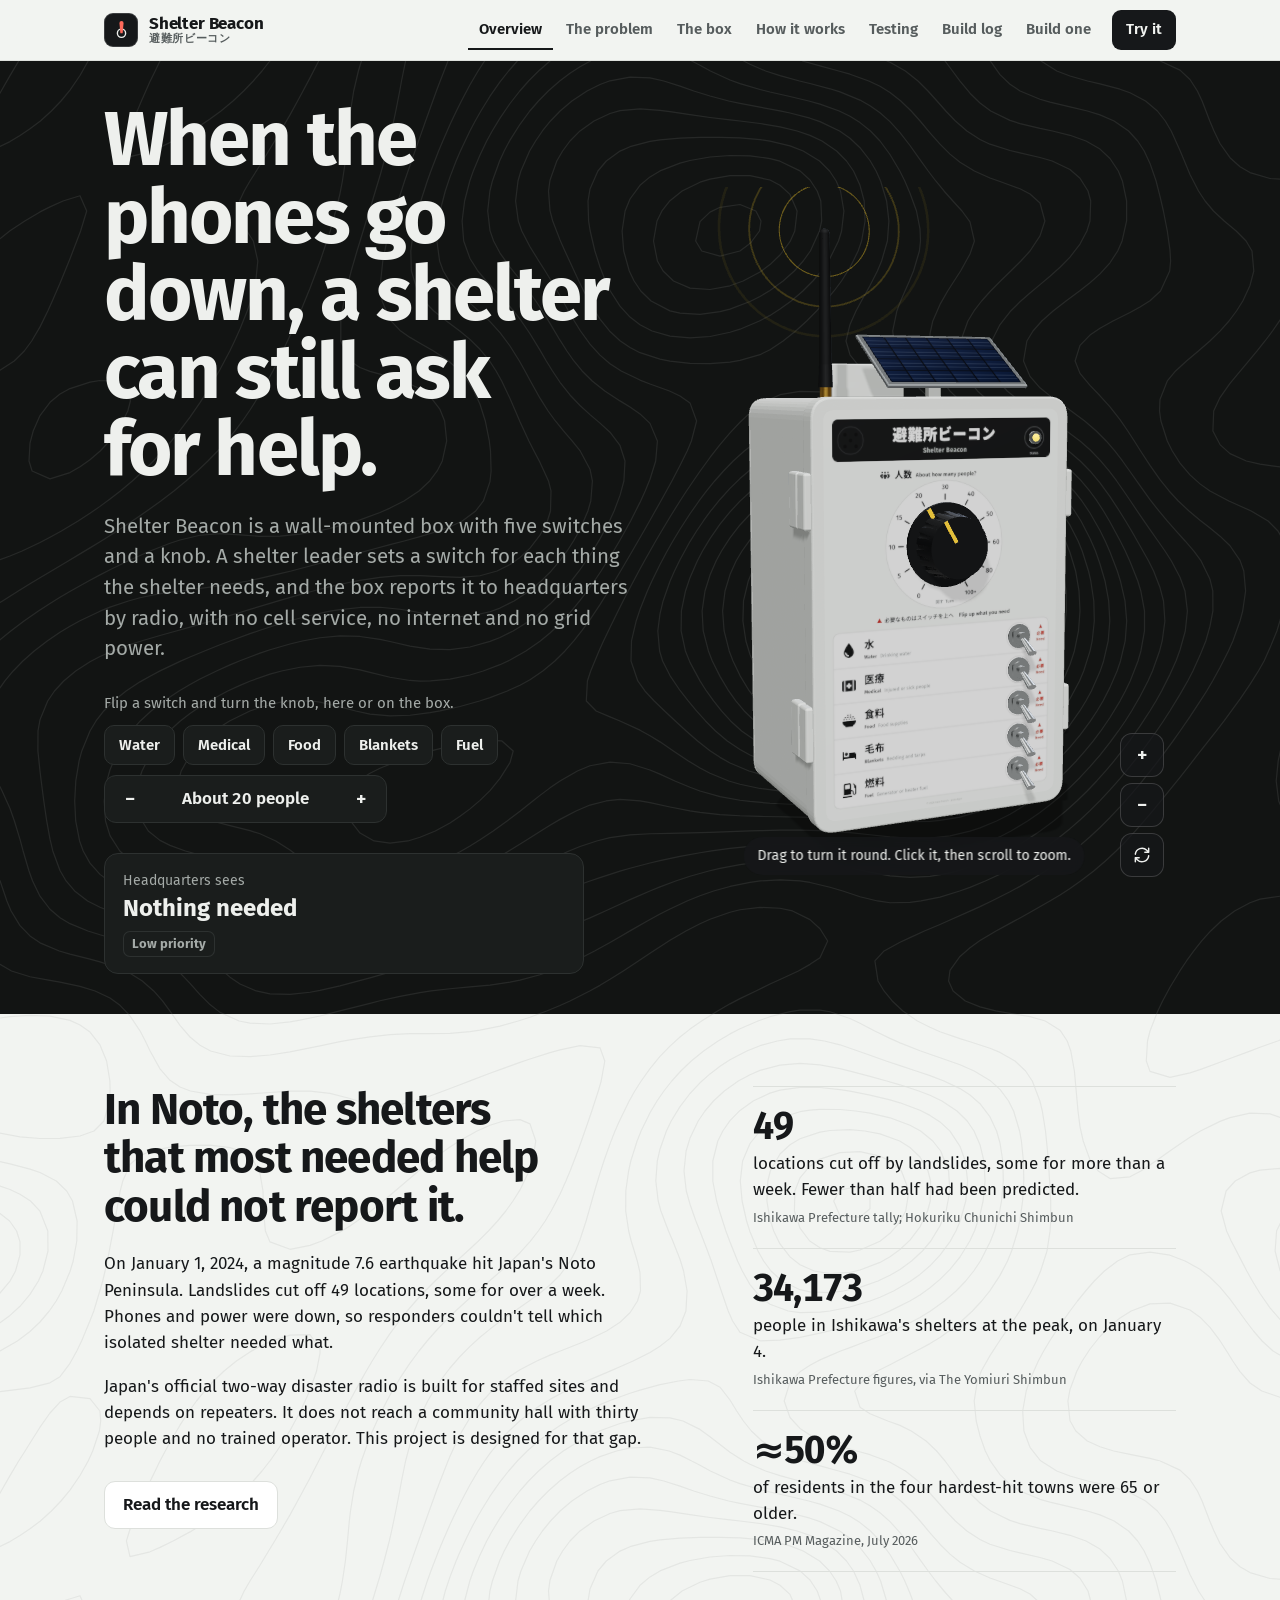
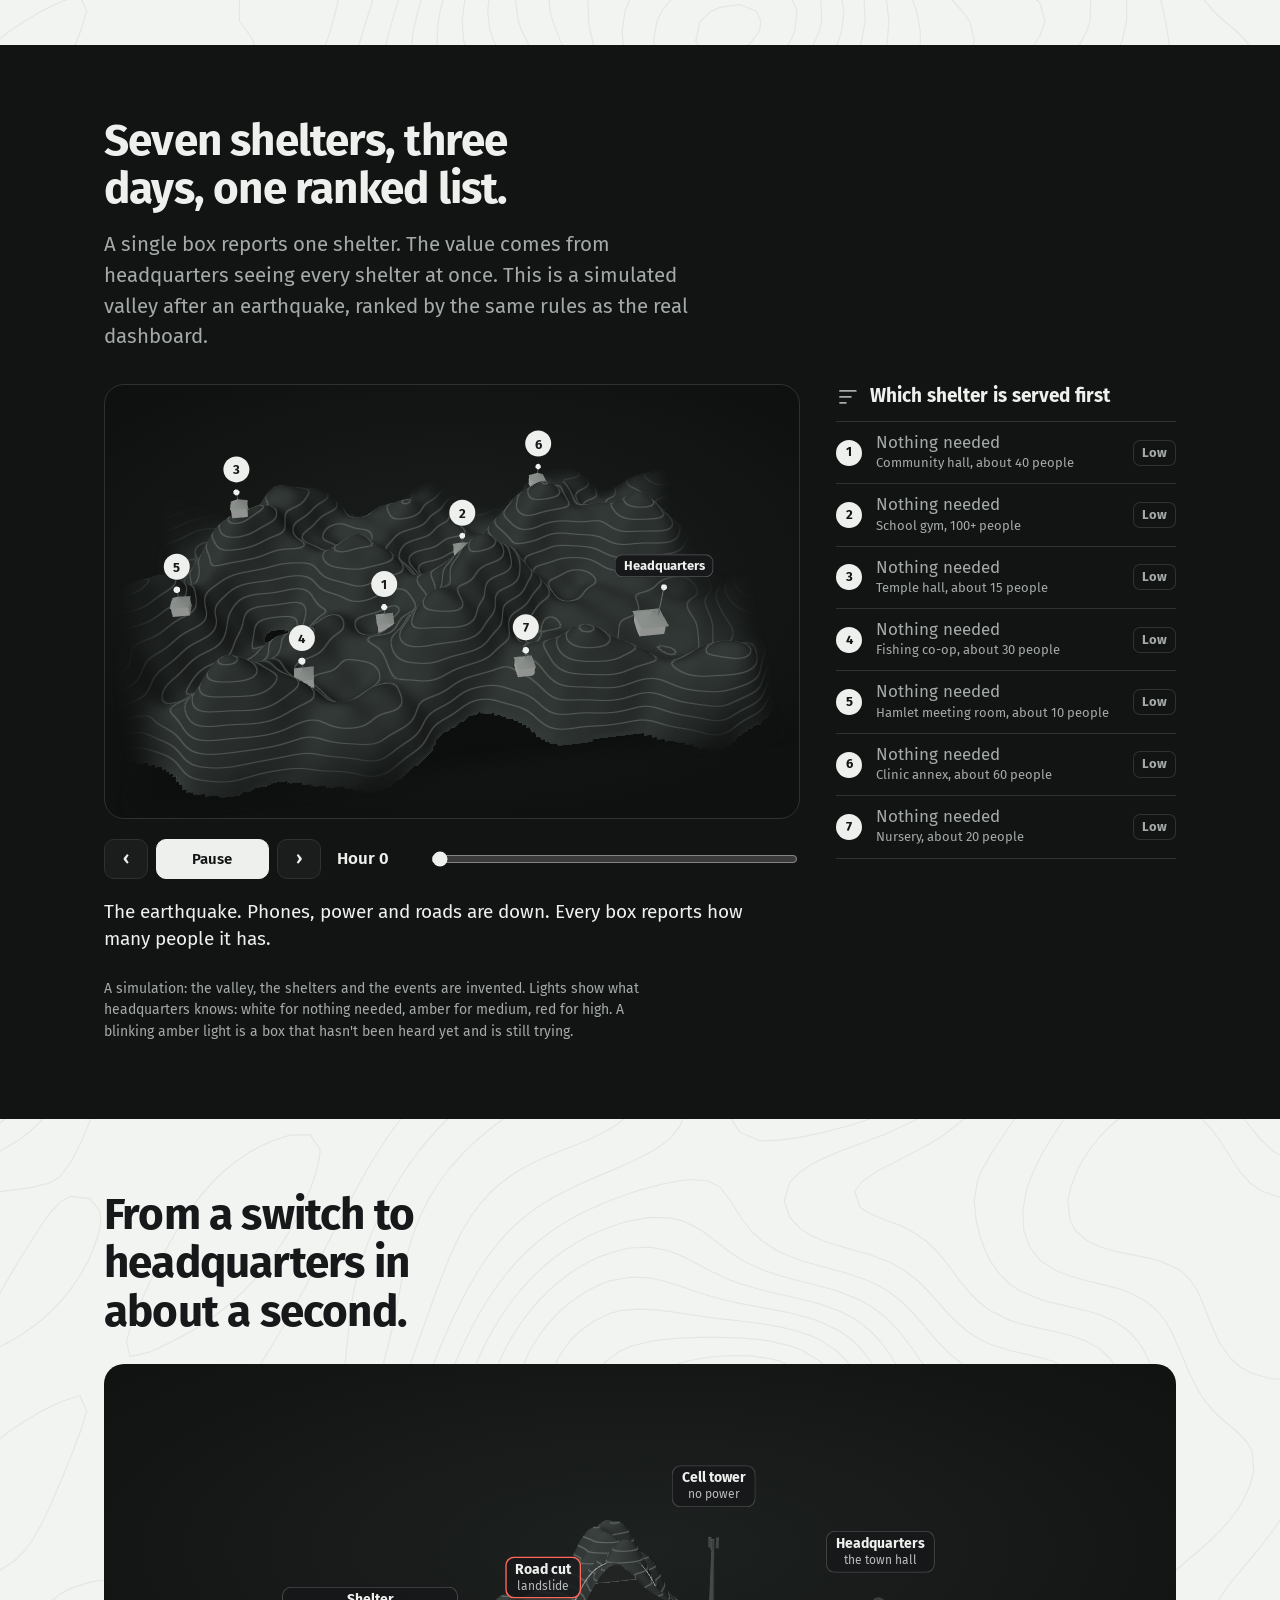
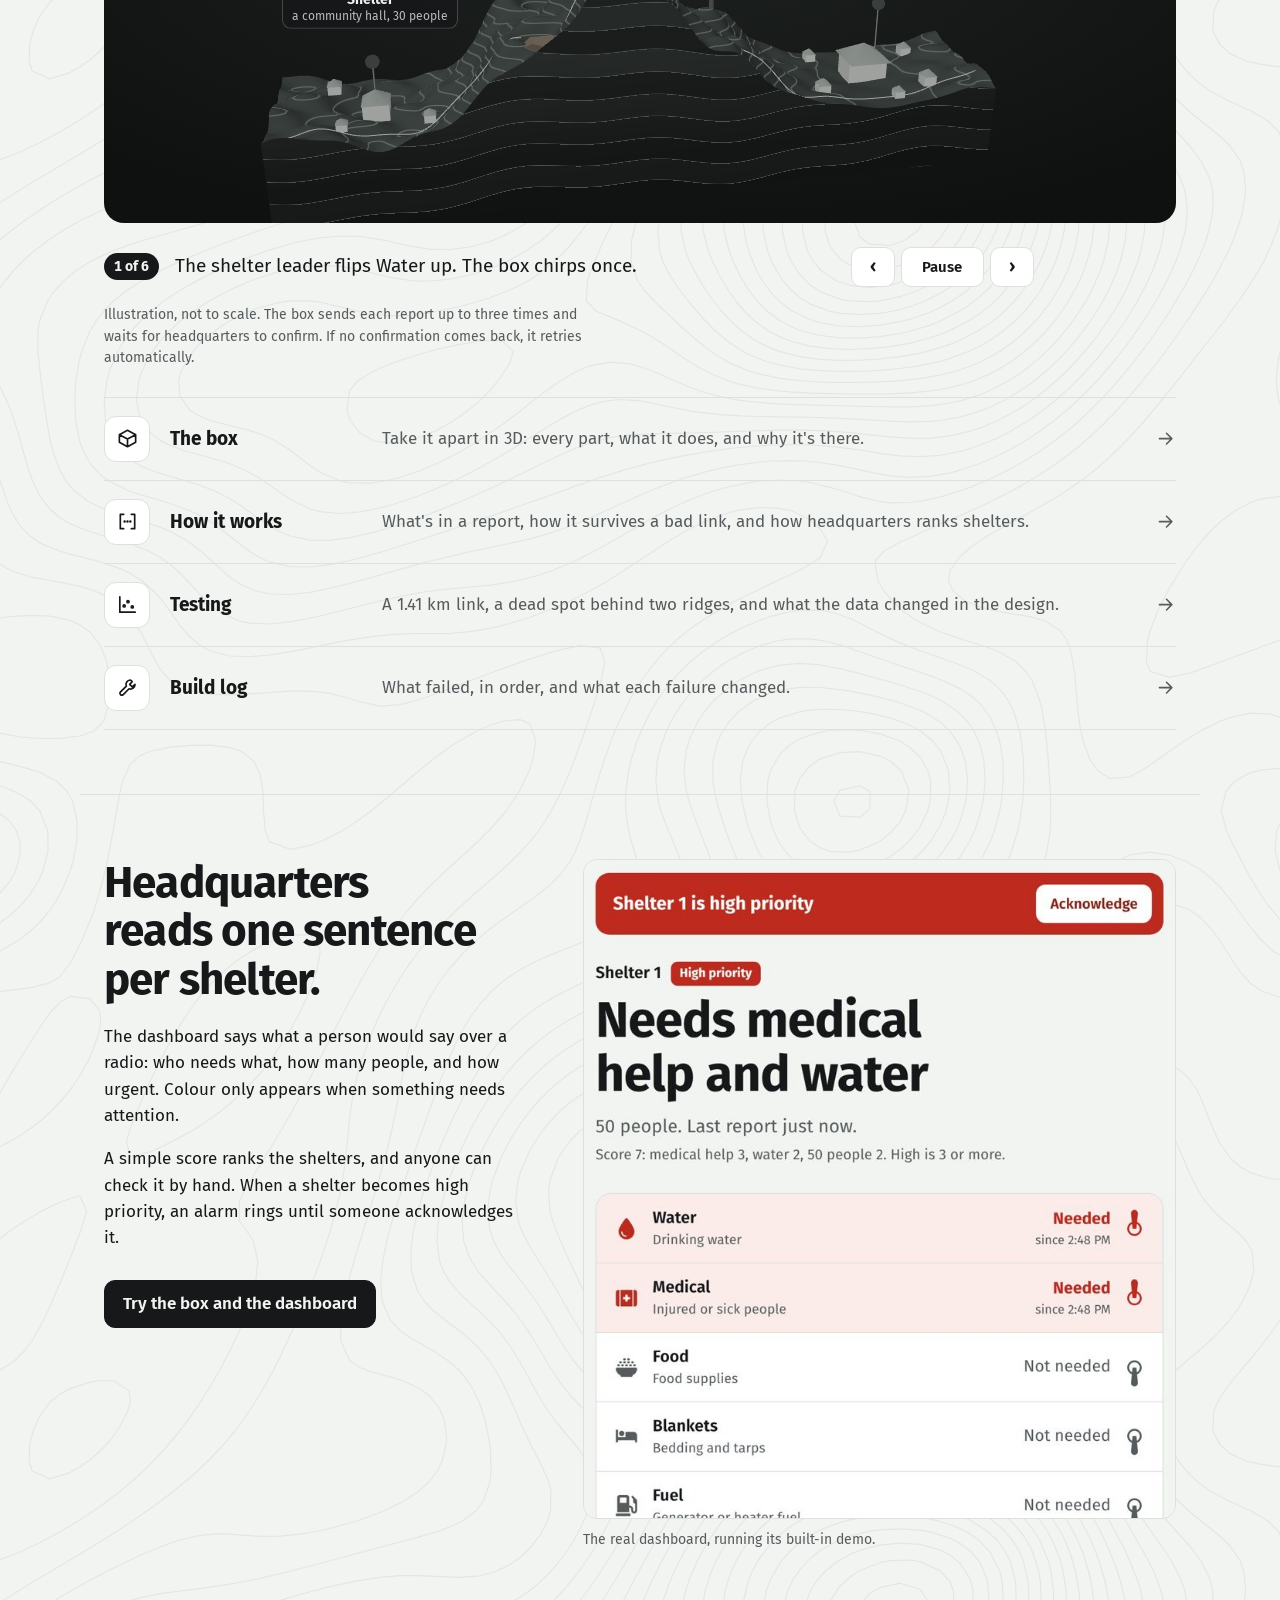
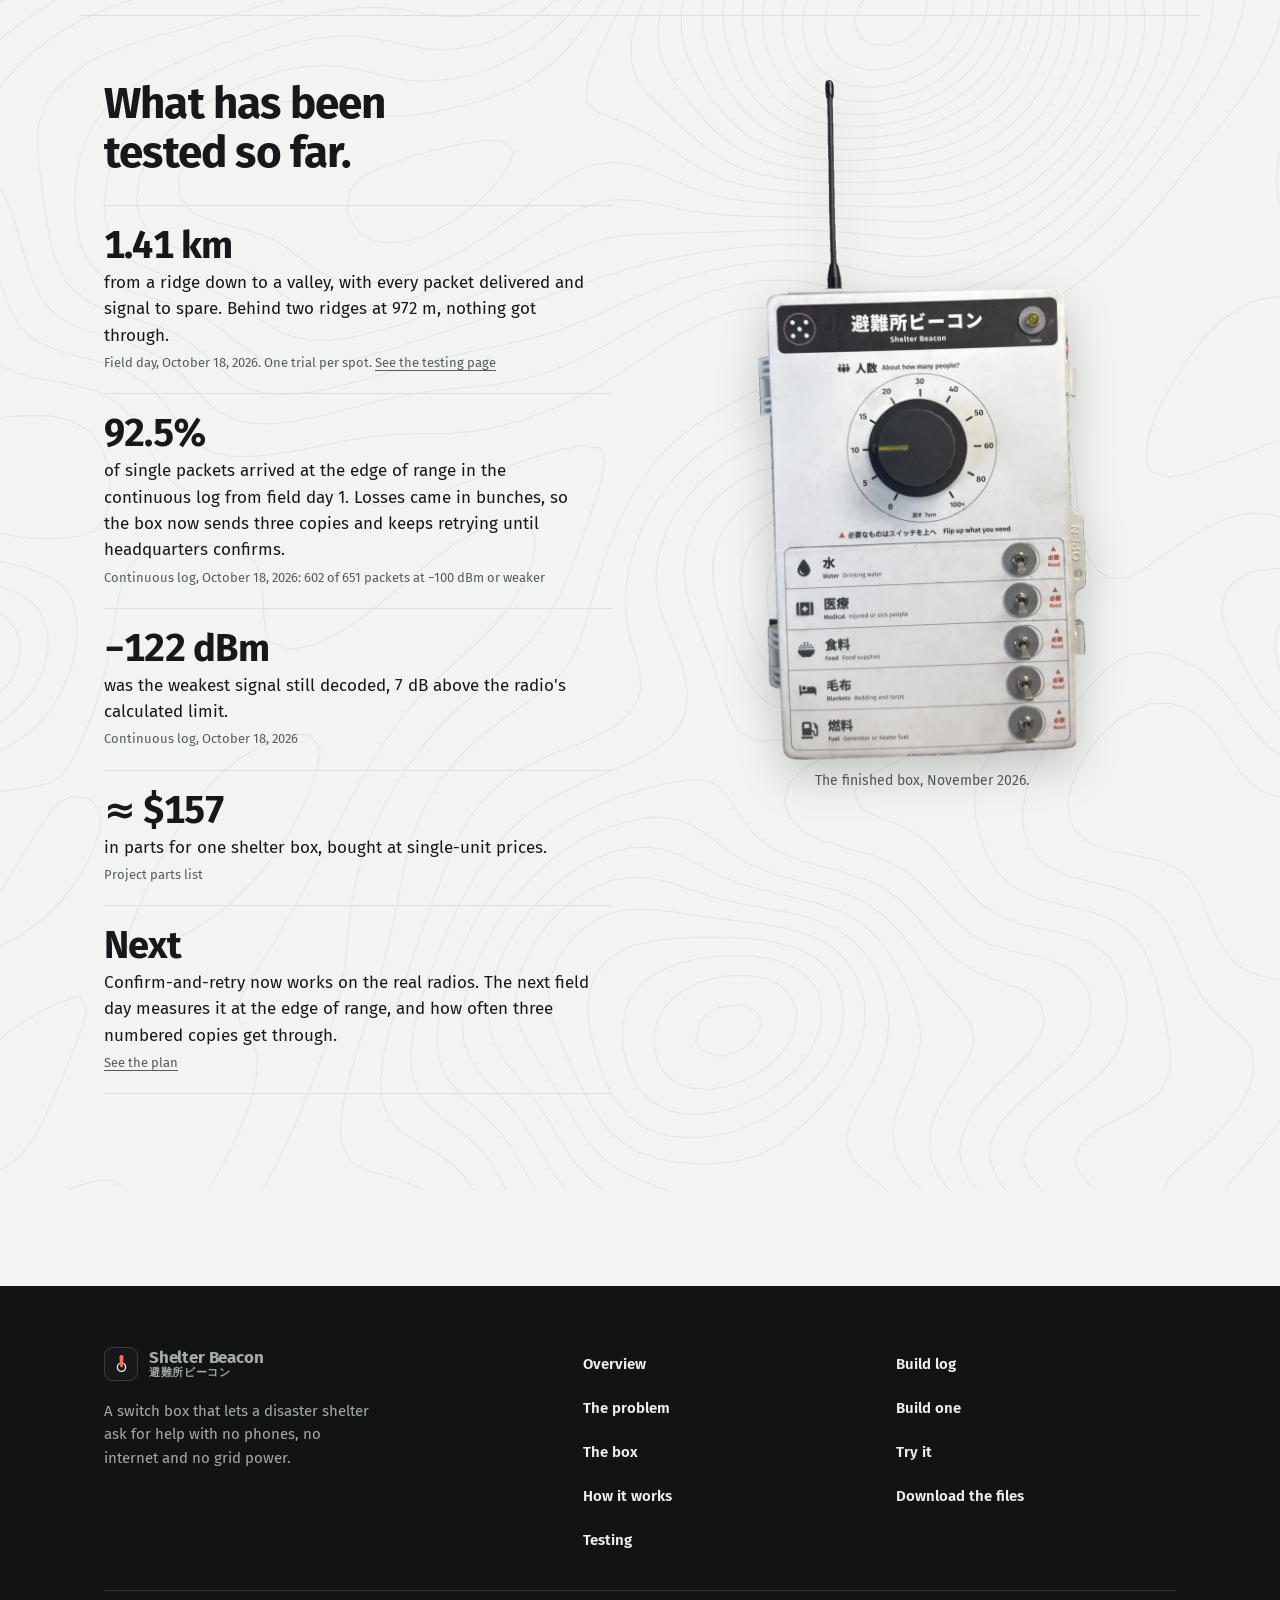
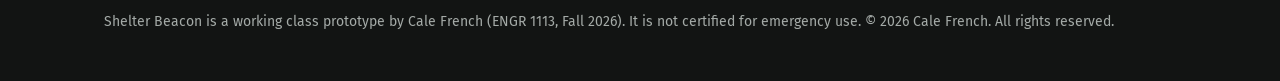
<file: index.html>
<!doctype html>
<html lang="en">
<head>
<meta charset="utf-8">
<meta name="viewport" content="width=device-width, initial-scale=1, viewport-fit=cover">
<title>Shelter Beacon</title>
<meta name="description" content="A switch box that lets a disaster shelter ask for help with no phones, no internet and no grid power.">
<meta property="og:title" content="Shelter Beacon">
<meta property="og:description" content="A switch box that lets a disaster shelter ask for help with no phones, no internet and no grid power.">
<meta property="og:image" content="https://cale-star.github.io/shelter-beacon-demo/assets/img/og.png">
<meta property="og:image:width" content="1200"><meta property="og:image:height" content="630">
<meta property="og:url" content="https://cale-star.github.io/shelter-beacon-demo/">
<meta property="og:type" content="website">
<meta name="twitter:card" content="summary_large_image">
<link rel="apple-touch-icon" href="assets/img/apple-touch-icon.png">
<meta name="theme-color" content="#f2f4f1" media="(prefers-color-scheme: light)">
<meta name="theme-color" content="#111312" media="(prefers-color-scheme: dark)">
<link rel="icon" href="assets/img/favicon.svg">
<link rel="stylesheet" href="assets/site.css">
<script type="importmap">{"imports": {"three": "./assets/vendor/three.module.min.js", "three/addons/": "./assets/vendor/"}}</script>
</head>
<body>
<a class="skip" href="#main">Skip to content</a>
<header class="nav" id="nav"><div class="wrap"><a class="brand" href="./" aria-label="Shelter Beacon, home"><span class="logo-plate"><svg class="mark" viewBox="0 0 16 30" aria-hidden="true"><circle cx="8" cy="19" r="6" fill="none" stroke="#eef0ed" stroke-width="2"/><path d="M6.3 19 5 4.2a3 3 0 0 1 6 0L9.7 19z" fill="#ff6a5b"/></svg></span><span class="logo-words"><b>Shelter Beacon</b><span class="jp" lang="ja" aria-hidden="true">避難所ビーコン</span></span></a><button class="nav-toggle quiet" id="navToggle" aria-expanded="false" aria-controls="navList">Menu</button><ul id="navList"><li><a href="./" aria-current=page>Overview</a></li><li><a href="problem.html">The problem</a></li><li><a href="hardware.html">The box</a></li><li><a href="system.html">How it works</a></li><li><a href="testing.html">Testing</a></li><li><a href="buildlog.html">Build log</a></li><li><a href="build.html">Build one</a></li><li><a href="demo.html" class=cta>Try it</a></li></ul></div></header>
<main id="main">
<section class="hero dark">
  <div class="topo" aria-hidden="true"></div>
  <div class="wrap">
    <div class="hero-copy">
      <h1 class="display">When the phones go down, a shelter can still ask for help.</h1>
      <p class="lede">Shelter Beacon is a wall-mounted box with five switches and a knob. A shelter leader sets a switch for each thing the shelter needs, and the box reports it to headquarters by radio, with no cell service, no internet and no grid power.</p>
    </div>
    <div class="hero-ctl">
      <p class="lead">Flip a switch and turn the knob, here or on the box.</p>
      <div class="chips" id="heroChips" role="group" aria-label="Switches"></div>
      <div class="people-step" role="group" aria-label="About how many people">
        <button type="button" id="pplLess" aria-label="Fewer people">−</button>
        <output id="pplOut" aria-live="polite">About 20 people</output>
        <button type="button" id="pplMore" aria-label="More people">+</button>
      </div>
    </div>
      <div class="hq-line" id="heroHq" aria-live="polite">
        <small>Headquarters sees</small>
        <strong id="heroHead">Nothing needed</strong>
        <span class="tag" id="heroTag" data-level="LOW">Low priority</span>
      </div>
    <div class="stage3d" id="heroStage">
      <p class="fallback" hidden>The 3D box needs WebGL. <a href="demo.html">Try the flat demo instead.</a></p>
      <p class="stage-hint" id="heroHint"><span class="fine">Drag to turn it round. Click it, then scroll to zoom.</span><span class="coarse">Swipe sideways to turn it round. Pinch to zoom.</span></p>
      <div class="stage-tools" role="group" aria-label="View">
        <button type="button" id="zoomIn" aria-label="Zoom in">+</button>
        <button type="button" id="zoomOut" aria-label="Zoom out">−</button>
        <button type="button" id="viewReset" aria-label="Reset the view"><svg class="i" viewBox="0 0 24 24" fill="none" stroke="currentColor" stroke-width="1.75" stroke-linecap="round" stroke-linejoin="round" aria-hidden="true"><path d="M4 11a8 8 0 0 1 13.7-4.6L20 8.6M20 4v4.6h-4.6M20 13a8 8 0 0 1-13.7 4.6L4 15.4M4 20v-4.6h4.6"/></svg></button>
      </div>
    </div>
  </div>
</section>

<section class="block">
  <div class="wrap split wide-left">
    <div>
      <h2 class="say">In Noto, the shelters that most needed help could not report it.</h2>
      <div class="prose" style="margin-top:20px">
        <p>On January 1, 2024, a magnitude 7.6 earthquake hit Japan's Noto Peninsula. Landslides cut off 49 locations, some for over a week. Phones and power were down, so responders couldn't tell which isolated shelter needed what.</p>
        <p>Japan's official two-way disaster radio is built for staffed sites and depends on repeaters. It does not reach a community hall with thirty people and no trained operator. This project is designed for that gap.</p>
      </div>
      <div class="btn-row"><a class="btn" href="problem.html">Read the research</a></div>
    </div>
    <ul class="facts" style="margin-top:0">
      <li><b>49</b><p>locations cut off by landslides, some for more than a week. Fewer than half had been predicted.<small>Ishikawa Prefecture tally; Hokuriku Chunichi Shimbun</small></p></li>
      <li><b>34,173</b><p>people in Ishikawa's shelters at the peak, on January 4.<small>Ishikawa Prefecture figures, via The Yomiuri Shimbun</small></p></li>
      <li><b>≈50%</b><p>of residents in the four hardest-hit towns were 65 or older.<small>ICMA PM Magazine, July 2026</small></p></li>
    </ul>
  </div>
</section>

<section class="block dark band" id="scenario">
  <div class="wrap">
    <h2 class="say">Seven shelters, three days, one ranked list.</h2>
    <p class="lede" style="margin-top:16px">A single box reports one shelter. The value comes from headquarters seeing every shelter at once. This is a simulated valley after an earthquake, ranked by the same rules as the real dashboard.</p>
    <div class="valley">
      <div class="valley-stage" id="valleyStage"><p class="fallback" hidden>This scene needs WebGL. The ranked list beside it still works.</p></div>
      <div class="valley-side">
        <h3><svg class="i" viewBox="0 0 24 24" fill="none" stroke="currentColor" stroke-width="1.75" stroke-linecap="round" stroke-linejoin="round" aria-hidden="true"><path d="M4 6h16M4 12h11M4 18h6"/></svg>Which shelter is served first</h3>
        <ol class="v-list" id="vList" aria-live="off"></ol>
      </div>
      <div class="valley-ctl">
        <button type="button" id="vBack" aria-label="Previous event">‹</button><button class="primary" id="vPlay">Play</button><button type="button" id="vNext" aria-label="Next event">›</button>
        <label class="v-scrub"><span id="vHour">Hour 0</span><input type="range" id="vTime" min="0" max="72" step="0.25" value="0" aria-label="Hours since the earthquake"></label>
      </div>
      <p class="v-say" id="vSay" aria-live="polite"></p>
    </div>
    <p class="small" style="margin-top:14px;max-width:70ch">A simulation: the valley, the shelters and the events are invented. Lights show what headquarters knows: white for nothing needed, amber for medium, red for high. A blinking amber light is a box that hasn't been heard yet and is still trying.</p>
  </div>
</section>

<section class="block">
  <div class="wrap">
    <h2 class="say">From a switch to headquarters in about a second.</h2>
    <figure class="ridge" style="margin-top:28px">
      <div class="ridge-stage" id="ridgeStage" role="img" aria-label="A cut-away of the land: a shelter in a valley sends a radio report over a ridge to headquarters in town, past a landslide and a dead cell tower. Headquarters sends a confirmation back.">
        <svg class="diagram" id="ridge" hidden></svg>
      </div>
      <div class="ridge-steps"><span class="ridge-n" id="ridgeN">1 of 6</span><p id="ridgeSay" aria-live="polite"></p>
        <div class="ridge-ctl" role="group" aria-label="Animation"><button type="button" id="ridgeBack" aria-label="Previous step">‹</button><button type="button" id="ridgePlay">Pause</button><button type="button" id="ridgeNext" aria-label="Next step">›</button></div></div>
      <figcaption>Illustration, not to scale. The box sends each report up to three times and waits for headquarters to confirm. If no confirmation comes back, it retries automatically.</figcaption>
    </figure>
    <ul class="next">
      <li><a href="hardware.html"><span class="tile"><svg class="i" viewBox="0 0 24 24" fill="none" stroke="currentColor" stroke-width="1.75" stroke-linecap="round" stroke-linejoin="round" aria-hidden="true"><path d="M3.5 8 12 3.5 20.5 8v8L12 20.5 3.5 16zM3.5 8 12 12.5 20.5 8M12 12.5v8"/></svg></span><b>The box</b><span>Take it apart in 3D: every part, what it does, and why it's there.</span><svg class="i" viewBox="0 0 24 24" fill="none" stroke="currentColor" stroke-width="1.75" stroke-linecap="round" stroke-linejoin="round" aria-hidden="true"><path d="M5 12h14M13 6l6 6-6 6"/></svg></a></li>
      <li><a href="system.html"><span class="tile"><svg class="i" viewBox="0 0 24 24" fill="none" stroke="currentColor" stroke-width="1.75" stroke-linecap="round" stroke-linejoin="round" aria-hidden="true"><path d="M8 4.5H4.5v15H8M16 4.5h3.5v15H16"/><path d="M9 12h.01M12 12h.01M15 12h.01" stroke-width="2.6"/></svg></span><b>How it works</b><span>What's in a report, how it survives a bad link, and how headquarters ranks shelters.</span><svg class="i" viewBox="0 0 24 24" fill="none" stroke="currentColor" stroke-width="1.75" stroke-linecap="round" stroke-linejoin="round" aria-hidden="true"><path d="M5 12h14M13 6l6 6-6 6"/></svg></a></li>
      <li><a href="testing.html"><span class="tile"><svg class="i" viewBox="0 0 24 24" fill="none" stroke="currentColor" stroke-width="1.75" stroke-linecap="round" stroke-linejoin="round" aria-hidden="true"><path d="M4 4v16h16"/><circle cx="8.5" cy="13.5" r="1.1"/><circle cx="12.5" cy="9" r="1.1"/><circle cx="17" cy="14.5" r="1.1"/></svg></span><b>Testing</b><span>A 1.41 km link, a dead spot behind two ridges, and what the data changed in the design.</span><svg class="i" viewBox="0 0 24 24" fill="none" stroke="currentColor" stroke-width="1.75" stroke-linecap="round" stroke-linejoin="round" aria-hidden="true"><path d="M5 12h14M13 6l6 6-6 6"/></svg></a></li>
      <li><a href="buildlog.html"><span class="tile"><svg class="i" viewBox="0 0 24 24" fill="none" stroke="currentColor" stroke-width="1.75" stroke-linecap="round" stroke-linejoin="round" aria-hidden="true"><path d="M14.8 4.2a4.6 4.6 0 0 0-4 6.3l-6.3 6.3a2 2 0 0 0 2.8 2.8l6.3-6.3a4.6 4.6 0 0 0 6.2-4.5l-2.9 2.6-2.6-2.6 2.6-2.9a4.6 4.6 0 0 0-2.1-1.7z"/></svg></span><b>Build log</b><span>What failed, in order, and what each failure changed.</span><svg class="i" viewBox="0 0 24 24" fill="none" stroke="currentColor" stroke-width="1.75" stroke-linecap="round" stroke-linejoin="round" aria-hidden="true"><path d="M5 12h14M13 6l6 6-6 6"/></svg></a></li>
    </ul>
  </div>
</section>

<section class="block">
  <div class="wrap split wide-right">
    <div>
      <h2 class="say">Headquarters reads one sentence per shelter.</h2>
      <div class="prose" style="margin-top:20px">
        <p>The dashboard says what a person would say over a radio: who needs what, how many people, and how urgent. Colour only appears when something needs attention.</p>
        <p>A simple score ranks the shelters, and anyone can check it by hand. When a shelter becomes high priority, an alarm rings until someone acknowledges it.</p>
      </div>
      <div class="btn-row"><a class="btn primary" href="demo.html">Try the box and the dashboard</a></div>
    </div>
    <figure>
      <picture><img class="shot" src="assets/img/dashboard_crop.jpg" alt="The headquarters dashboard: an alarm bar reading Shelter 1 is high priority, the headline Needs medical help and water, and the list of five needs with water and medical marked needed." width="765" height="853" loading="lazy"></picture>
      <figcaption>The real dashboard, running its built-in demo.</figcaption>
    </figure>
  </div>
</section>

<section class="block">
  <div class="wrap split">
   <div>
    <h2 class="say">What has been tested so far.</h2>
    <ul class="facts">
      <li><b>1.41 km</b><p>from a ridge down to a valley, with every packet delivered and signal to spare. Behind two ridges at 972 m, nothing got through.<small>Field day, October 18, 2026. One trial per spot. <a href="testing.html">See the testing page</a></small></p></li>
      <li><b>92.5%</b><p>of single packets arrived at the edge of range in the continuous log from field day 1. Losses came in bunches, so the box now sends three copies and keeps retrying until headquarters confirms.<small>Continuous log, October 18, 2026: 602 of 651 packets at −100 dBm or weaker</small></p></li>
      <li><b>−122 dBm</b><p>was the weakest signal still decoded, 7 dB above the radio's calculated limit.<small>Continuous log, October 18, 2026</small></p></li>
      <li><b>≈ $157</b><p>in parts for one shelter box, bought at single-unit prices.<small>Project parts list</small></p></li>
      <li><b>Next</b><p>Confirm-and-retry now works on the real radios. The next field day measures it at the edge of range, and how often three numbered copies get through.<small><a href="testing.html">See the plan</a></small></p></li>
    </ul>
   </div>
   <figure class="photo-side">
    <img class="cutout" src="assets/img/box_face.webp" alt="The finished Shelter Beacon box: a black title bar, the people knob set to 10, and five need switches, with its antenna on top." width="674" height="1400" loading="lazy">
    <figcaption>The finished box, November 2026.</figcaption>
   </figure>
  </div>
</section>

</main>
<footer class="foot dark"><div class="wrap">
<div class="foot-brand"><a class="brand" href="./" aria-label="Shelter Beacon, home"><span class="logo-plate"><svg class="mark" viewBox="0 0 16 30" aria-hidden="true"><circle cx="8" cy="19" r="6" fill="none" stroke="#eef0ed" stroke-width="2"/><path d="M6.3 19 5 4.2a3 3 0 0 1 6 0L9.7 19z" fill="#ff6a5b"/></svg></span><span class="logo-words"><b>Shelter Beacon</b><span class="jp" lang="ja" aria-hidden="true">避難所ビーコン</span></span></a>
<p>A switch box that lets a disaster shelter ask for help with no phones, no internet and no grid power.</p></div>
<nav aria-label="Footer"><ul><li><a href="./">Overview</a></li><li><a href="problem.html">The problem</a></li><li><a href="hardware.html">The box</a></li><li><a href="system.html">How it works</a></li><li><a href="testing.html">Testing</a></li><li><a href="buildlog.html">Build log</a></li><li><a href="build.html">Build one</a></li><li><a href="demo.html">Try it</a></li>
<li><a href="build.html#files">Download the files</a></li></ul></nav>
<p class="legal">Shelter Beacon is a working class prototype by Cale French (ENGR 1113, Fall 2026). It is not certified for emergency use.
&copy; 2026 Cale French. All rights reserved.</p>
</div></footer><script>
(() => { const n = document.getElementById("nav"), b = document.getElementById("navToggle");
  b.onclick = () => { const o = n.classList.toggle("open"); b.setAttribute("aria-expanded", o); b.textContent = o ? "Close" : "Menu"; };
  addEventListener("beforeprint", () => document.querySelectorAll("details").forEach(d => d.open = true));
  // Graphics marked data-reveal play their entrance once, when they scroll into view.
  const rv = document.querySelectorAll("[data-reveal]");
  if ("IntersectionObserver" in window && !matchMedia("(prefers-reduced-motion: reduce)").matches) {
    rv.forEach(e => e.classList.add("pre"));
    const io = new IntersectionObserver(es => es.forEach(x => { if (x.isIntersecting) { x.target.classList.add("in"); io.unobserve(x.target); } }), { threshold: .35 });
    rv.forEach(e => io.observe(e));
  } })();
</script>
<script type="module" src="assets/js/home.js"></script>
<script type="module" src="assets/js/scenario.js"></script>
</body>
</html>
</file>
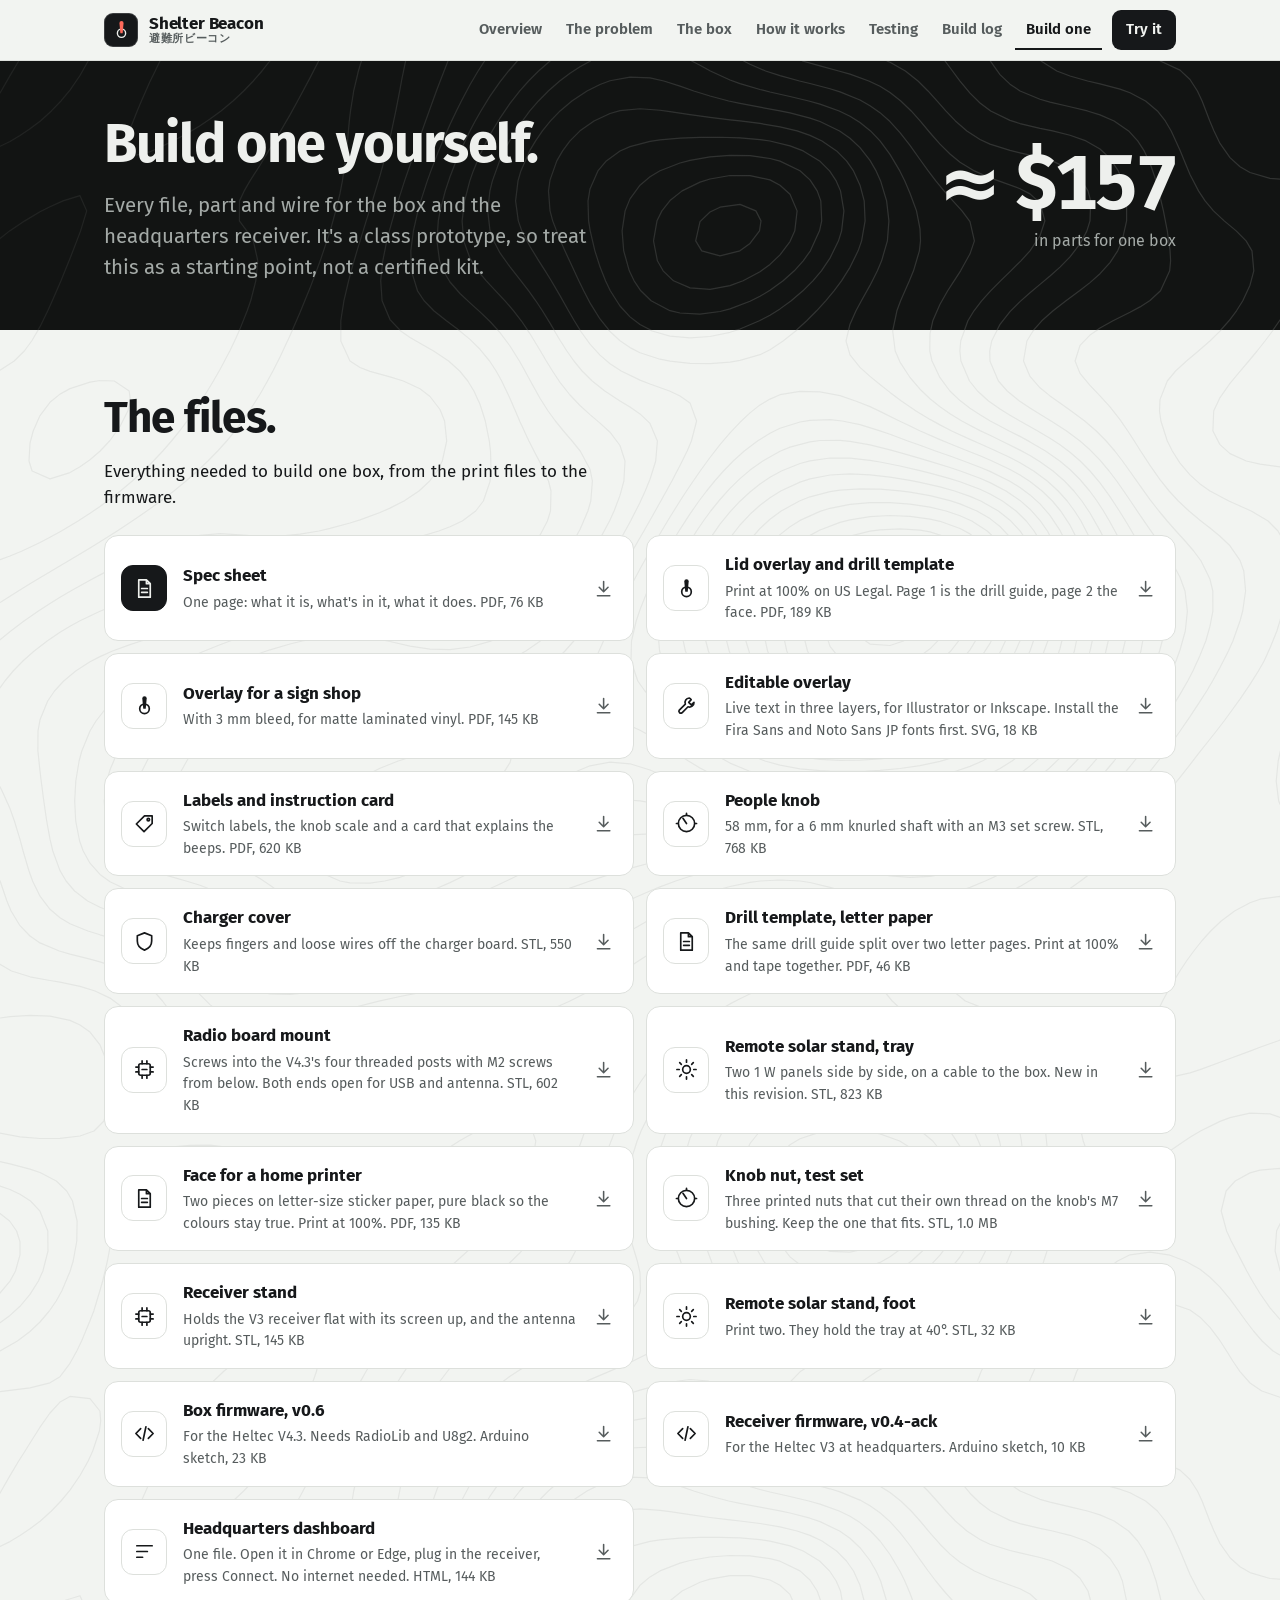
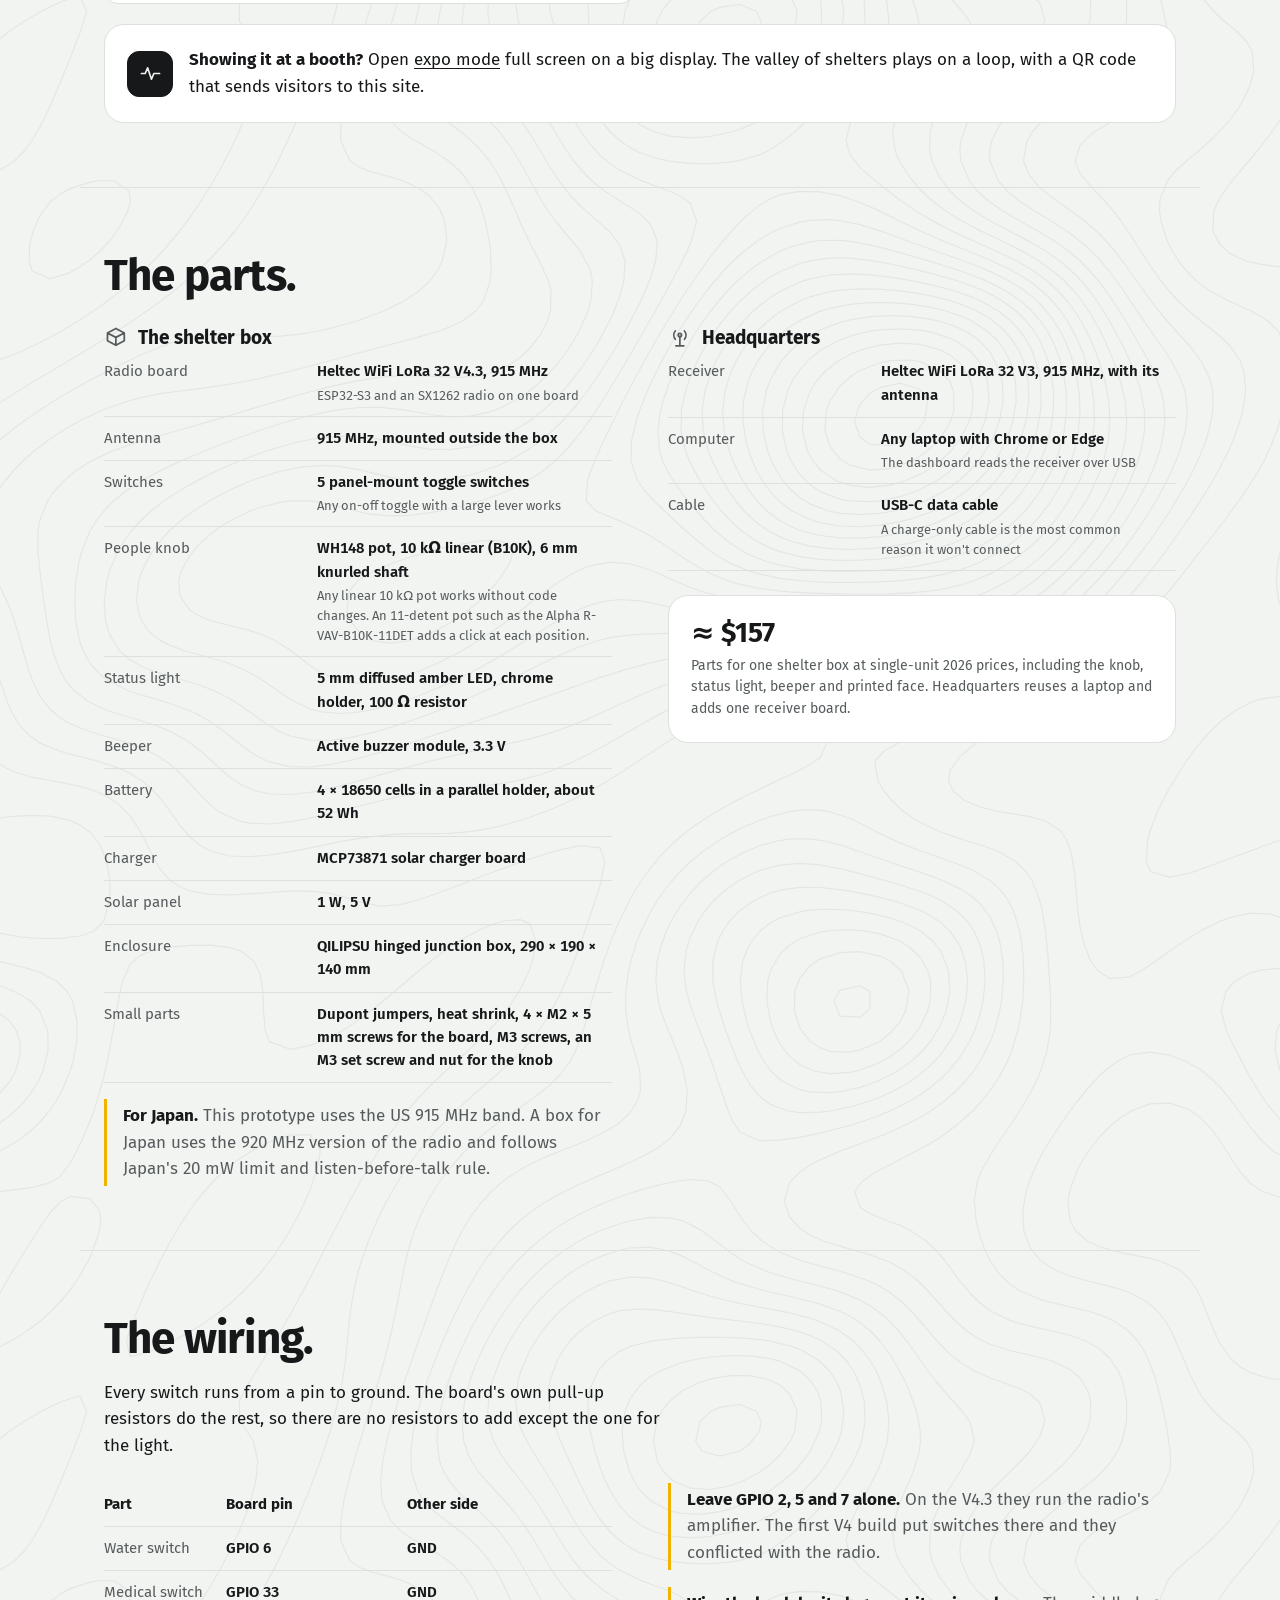
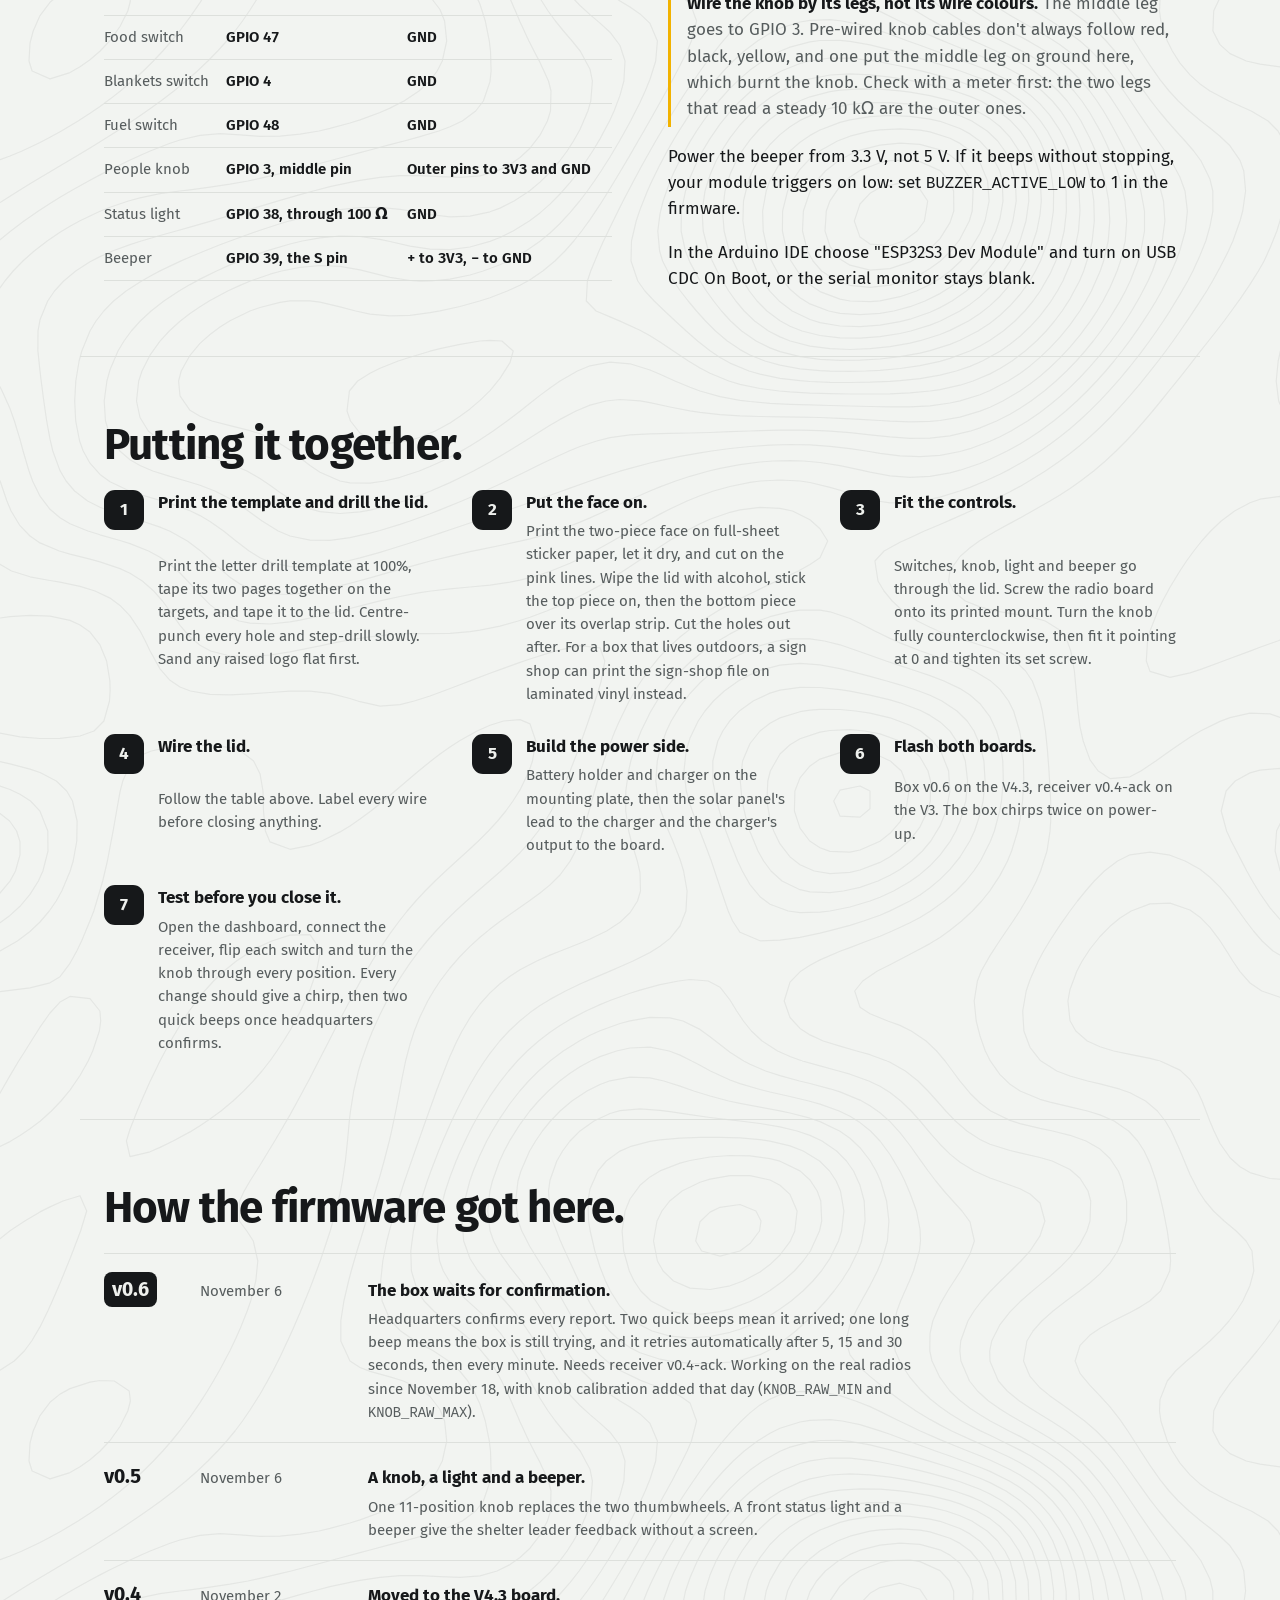
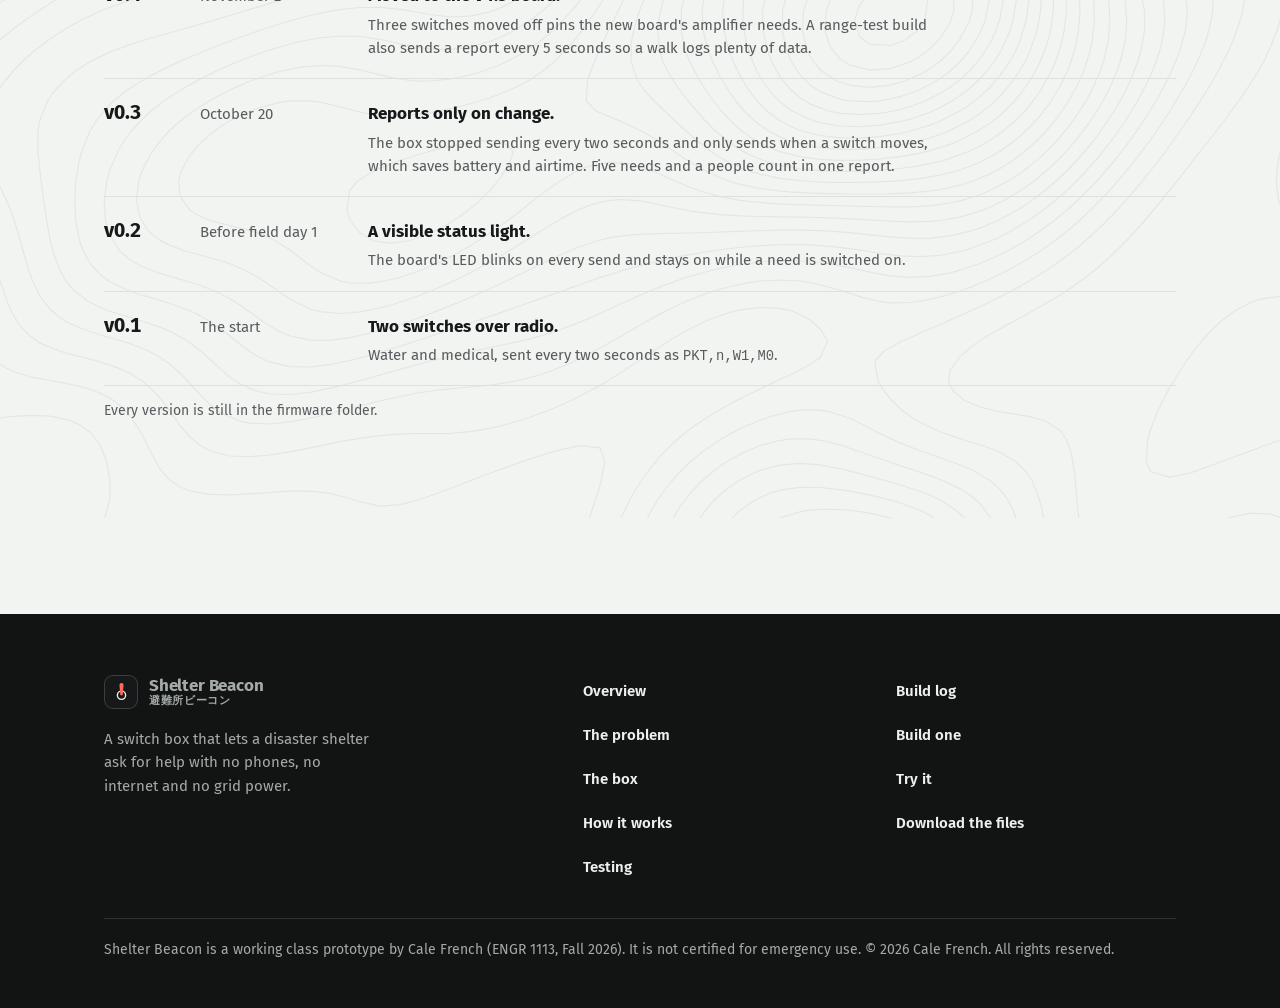
<file: build.html>
<!doctype html>
<html lang="en">
<head>
<meta charset="utf-8">
<meta name="viewport" content="width=device-width, initial-scale=1, viewport-fit=cover">
<title>Shelter Beacon: Build one</title>
<meta name="description" content="Everything needed to build a Shelter Beacon box and receiver: printable files, firmware, parts, wiring, assembly steps and the firmware history.">
<meta property="og:title" content="Shelter Beacon: Build one">
<meta property="og:description" content="Everything needed to build a Shelter Beacon box and receiver: printable files, firmware, parts, wiring, assembly steps and the firmware history.">
<meta property="og:image" content="https://cale-star.github.io/shelter-beacon-demo/assets/img/og.png">
<meta property="og:image:width" content="1200"><meta property="og:image:height" content="630">
<meta property="og:url" content="https://cale-star.github.io/shelter-beacon-demo/build.html">
<meta property="og:type" content="website">
<meta name="twitter:card" content="summary_large_image">
<link rel="apple-touch-icon" href="assets/img/apple-touch-icon.png">
<meta name="theme-color" content="#f2f4f1" media="(prefers-color-scheme: light)">
<meta name="theme-color" content="#111312" media="(prefers-color-scheme: dark)">
<link rel="icon" href="assets/img/favicon.svg">
<link rel="stylesheet" href="assets/site.css">
<script type="importmap">{"imports": {"three": "./assets/vendor/three.module.min.js", "three/addons/": "./assets/vendor/"}}</script>
</head>
<body>
<a class="skip" href="#main">Skip to content</a>
<header class="nav" id="nav"><div class="wrap"><a class="brand" href="./" aria-label="Shelter Beacon, home"><span class="logo-plate"><svg class="mark" viewBox="0 0 16 30" aria-hidden="true"><circle cx="8" cy="19" r="6" fill="none" stroke="#eef0ed" stroke-width="2"/><path d="M6.3 19 5 4.2a3 3 0 0 1 6 0L9.7 19z" fill="#ff6a5b"/></svg></span><span class="logo-words"><b>Shelter Beacon</b><span class="jp" lang="ja" aria-hidden="true">避難所ビーコン</span></span></a><button class="nav-toggle quiet" id="navToggle" aria-expanded="false" aria-controls="navList">Menu</button><ul id="navList"><li><a href="./">Overview</a></li><li><a href="problem.html">The problem</a></li><li><a href="hardware.html">The box</a></li><li><a href="system.html">How it works</a></li><li><a href="testing.html">Testing</a></li><li><a href="buildlog.html">Build log</a></li><li><a href="build.html" aria-current=page>Build one</a></li><li><a href="demo.html" class=cta>Try it</a></li></ul></div></header>
<main id="main">
<div class="page-head dark"><div class="head-art" aria-hidden="true"><div class="topo" aria-hidden="true"></div><svg class="beacon" viewBox="0 0 200 200" fill="none" stroke-linecap="round"><path class="arc a3" d="M52 62a68 68 0 0 1 96 0" stroke="currentColor" stroke-width="3"/><path class="arc a2" d="M66 78a48 48 0 0 1 68 0" stroke="currentColor" stroke-width="3"/><path class="arc a1" d="M80 94a28 28 0 0 1 40 0" stroke="currentColor" stroke-width="3"/><circle cx="100" cy="150" r="20" stroke="currentColor" stroke-width="6"/><path d="M94.5 150 90 108a10 10 0 0 1 20 0l-4.500 42z" fill="#ff6a5b"/></svg></div><div class="wrap">
  <h1 class="display">Build one yourself.</h1>
  <p class="lede">Every file, part and wire for the box and the headquarters receiver. It's a class prototype, so treat this as a starting point, not a certified kit.</p>
  <p class="head-fig"><b>≈ $157</b><span>in parts for one box</span></p>
</div></div>

<section class="block" id="files"><div class="wrap">
  <h2 class="say">The files.</h2>
  <p class="prose" style="margin-top:16px">Everything needed to build one box, from the print files to the firmware.</p>
  <ul class="files">
    <li><a href="assets/files/Shelter_Beacon_Spec_Sheet.pdf" download><span class="tile on"><svg class="i" viewBox="0 0 24 24" fill="none" stroke="currentColor" stroke-width="1.75" stroke-linecap="round" stroke-linejoin="round" aria-hidden="true"><path d="M6 3h8l4 4v14H6zM14 3v4h4M9 12h6M9 16h6"/></svg></span><span><b>Spec sheet</b><small>One page: what it is, what's in it, what it does. PDF, 76 KB</small></span><svg class="i" viewBox="0 0 24 24" fill="none" stroke="currentColor" stroke-width="1.75" stroke-linecap="round" stroke-linejoin="round" aria-hidden="true"><path d="M12 4v11M7 10.5l5 5 5-5M5 20h14"/></svg></a></li>
    <li><a href="assets/files/Shelter_Beacon_Lid_Template_and_Overlay.pdf" download><span class="tile"><svg class="i" viewBox="0 0 24 24" fill="none" stroke="currentColor" stroke-width="1.75" stroke-linecap="round" stroke-linejoin="round" aria-hidden="true"><circle cx="12" cy="15.5" r="5"/><path d="M10.7 15.5 9.7 4.6a2.3 2.3 0 0 1 4.6 0l-1 10.9z" fill="currentColor" stroke="none"/></svg></span><span><b>Lid overlay and drill template</b><small>Print at 100% on US Legal. Page 1 is the drill guide, page 2 the face. PDF, 189 KB</small></span><svg class="i" viewBox="0 0 24 24" fill="none" stroke="currentColor" stroke-width="1.75" stroke-linecap="round" stroke-linejoin="round" aria-hidden="true"><path d="M12 4v11M7 10.5l5 5 5-5M5 20h14"/></svg></a></li>
    <li><a href="assets/files/Shelter_Beacon_Lid_Overlay_SIGNSHOP.pdf" download><span class="tile"><svg class="i" viewBox="0 0 24 24" fill="none" stroke="currentColor" stroke-width="1.75" stroke-linecap="round" stroke-linejoin="round" aria-hidden="true"><circle cx="12" cy="15.5" r="5"/><path d="M10.7 15.5 9.7 4.6a2.3 2.3 0 0 1 4.6 0l-1 10.9z" fill="currentColor" stroke="none"/></svg></span><span><b>Overlay for a sign shop</b><small>With 3 mm bleed, for matte laminated vinyl. PDF, 145 KB</small></span><svg class="i" viewBox="0 0 24 24" fill="none" stroke="currentColor" stroke-width="1.75" stroke-linecap="round" stroke-linejoin="round" aria-hidden="true"><path d="M12 4v11M7 10.5l5 5 5-5M5 20h14"/></svg></a></li>
    <li><a href="assets/files/Shelter_Beacon_Lid_Overlay_EDITABLE.svg" download><span class="tile"><svg class="i" viewBox="0 0 24 24" fill="none" stroke="currentColor" stroke-width="1.75" stroke-linecap="round" stroke-linejoin="round" aria-hidden="true"><path d="M14.8 4.2a4.6 4.6 0 0 0-4 6.3l-6.3 6.3a2 2 0 0 0 2.8 2.8l6.3-6.3a4.6 4.6 0 0 0 6.2-4.5l-2.9 2.6-2.6-2.6 2.6-2.9a4.6 4.6 0 0 0-2.1-1.7z"/></svg></span><span><b>Editable overlay</b><small>Live text in three layers, for Illustrator or Inkscape. Install the Fira Sans and Noto Sans JP fonts first. SVG, 18 KB</small></span><svg class="i" viewBox="0 0 24 24" fill="none" stroke="currentColor" stroke-width="1.75" stroke-linecap="round" stroke-linejoin="round" aria-hidden="true"><path d="M12 4v11M7 10.5l5 5 5-5M5 20h14"/></svg></a></li>
    <li><a href="assets/files/Shelter_Beacon_Labels_and_Card.pdf" download><span class="tile"><svg class="i" viewBox="0 0 24 24" fill="none" stroke="currentColor" stroke-width="1.75" stroke-linecap="round" stroke-linejoin="round" aria-hidden="true"><path d="M3.5 12.5 12 4h8v8l-8.5 8.5z"/><circle cx="16" cy="8" r="1.3"/></svg></span><span><b>Labels and instruction card</b><small>Switch labels, the knob scale and a card that explains the beeps. PDF, 620 KB</small></span><svg class="i" viewBox="0 0 24 24" fill="none" stroke="currentColor" stroke-width="1.75" stroke-linecap="round" stroke-linejoin="round" aria-hidden="true"><path d="M12 4v11M7 10.5l5 5 5-5M5 20h14"/></svg></a></li>
    <li><a href="assets/files/big_knob.stl" download><span class="tile"><svg class="i" viewBox="0 0 24 24" fill="none" stroke="currentColor" stroke-width="1.75" stroke-linecap="round" stroke-linejoin="round" aria-hidden="true"><circle cx="12" cy="12" r="8.5"/><path d="M12 12 8.3 6.6"/><path d="M12 1.5v1.5M22.5 12H21M3 12H1.5" /></svg></span><span><b>People knob</b><small>58 mm, for a 6 mm knurled shaft with an M3 set screw. STL, 768 KB</small></span><svg class="i" viewBox="0 0 24 24" fill="none" stroke="currentColor" stroke-width="1.75" stroke-linecap="round" stroke-linejoin="round" aria-hidden="true"><path d="M12 4v11M7 10.5l5 5 5-5M5 20h14"/></svg></a></li>
    <li><a href="assets/files/charger_cover.stl" download><span class="tile"><svg class="i" viewBox="0 0 24 24" fill="none" stroke="currentColor" stroke-width="1.75" stroke-linecap="round" stroke-linejoin="round" aria-hidden="true"><path d="M12 3 4.5 6v5.6c0 4.4 3 7.9 7.5 9.4 4.5-1.5 7.5-5 7.5-9.4V6z"/></svg></span><span><b>Charger cover</b><small>Keeps fingers and loose wires off the charger board. STL, 550 KB</small></span><svg class="i" viewBox="0 0 24 24" fill="none" stroke="currentColor" stroke-width="1.75" stroke-linecap="round" stroke-linejoin="round" aria-hidden="true"><path d="M12 4v11M7 10.5l5 5 5-5M5 20h14"/></svg></a></li>
    <li><a href="assets/files/Shelter_Beacon_Lid_Drill_Template_LETTER_2pages.pdf" download><span class="tile"><svg class="i" viewBox="0 0 24 24" fill="none" stroke="currentColor" stroke-width="1.75" stroke-linecap="round" stroke-linejoin="round" aria-hidden="true"><path d="M6 3h8l4 4v14H6zM14 3v4h4M9 12h6M9 16h6"/></svg></span><span><b>Drill template, letter paper</b><small>The same drill guide split over two letter pages. Print at 100% and tape together. PDF, 46 KB</small></span><svg class="i" viewBox="0 0 24 24" fill="none" stroke="currentColor" stroke-width="1.75" stroke-linecap="round" stroke-linejoin="round" aria-hidden="true"><path d="M12 4v11M7 10.5l5 5 5-5M5 20h14"/></svg></a></li>
    <li><a href="assets/files/board_cradle.stl" download><span class="tile"><svg class="i" viewBox="0 0 24 24" fill="none" stroke="currentColor" stroke-width="1.75" stroke-linecap="round" stroke-linejoin="round" aria-hidden="true"><rect x="6" y="6" width="12" height="12" rx="2"/><path d="M9.5 3v3M14.5 3v3M9.5 18v3M14.5 18v3M3 9.5h3M3 14.5h3M18 9.5h3M18 14.5h3"/><path d="M9.5 12h5"/></svg></span><span><b>Radio board mount</b><small>Screws into the V4.3's four threaded posts with M2 screws from below. Both ends open for USB and antenna. STL, 602 KB</small></span><svg class="i" viewBox="0 0 24 24" fill="none" stroke="currentColor" stroke-width="1.75" stroke-linecap="round" stroke-linejoin="round" aria-hidden="true"><path d="M12 4v11M7 10.5l5 5 5-5M5 20h14"/></svg></a></li>
    <li><a href="assets/files/solar_tray.stl" download><span class="tile"><svg class="i" viewBox="0 0 24 24" fill="none" stroke="currentColor" stroke-width="1.75" stroke-linecap="round" stroke-linejoin="round" aria-hidden="true"><circle cx="12" cy="12" r="4"/><path d="M12 2v2.4M12 19.6V22M2 12h2.4M19.6 12H22M4.9 4.9l1.7 1.7M17.4 17.4l1.7 1.7M4.9 19.1l1.7-1.7M17.4 6.6l1.7-1.7"/></svg></span><span><b>Remote solar stand, tray</b><small>Two 1 W panels side by side, on a cable to the box. New in this revision. STL, 823 KB</small></span><svg class="i" viewBox="0 0 24 24" fill="none" stroke="currentColor" stroke-width="1.75" stroke-linecap="round" stroke-linejoin="round" aria-hidden="true"><path d="M12 4v11M7 10.5l5 5 5-5M5 20h14"/></svg></a></li>
    <li><a href="assets/files/Shelter_Beacon_Lid_Face_LETTER_2pieces.pdf" download><span class="tile"><svg class="i" viewBox="0 0 24 24" fill="none" stroke="currentColor" stroke-width="1.75" stroke-linecap="round" stroke-linejoin="round" aria-hidden="true"><path d="M6 3h8l4 4v14H6zM14 3v4h4M9 12h6M9 16h6"/></svg></span><span><b>Face for a home printer</b><small>Two pieces on letter-size sticker paper, pure black so the colours stay true. Print at 100%. PDF, 135 KB</small></span><svg class="i" viewBox="0 0 24 24" fill="none" stroke="currentColor" stroke-width="1.75" stroke-linecap="round" stroke-linejoin="round" aria-hidden="true"><path d="M12 4v11M7 10.5l5 5 5-5M5 20h14"/></svg></a></li>
    <li><a href="assets/files/pot_nut_testset.stl" download><span class="tile"><svg class="i" viewBox="0 0 24 24" fill="none" stroke="currentColor" stroke-width="1.75" stroke-linecap="round" stroke-linejoin="round" aria-hidden="true"><circle cx="12" cy="12" r="8.5"/><path d="M12 12 8.3 6.6"/><path d="M12 1.5v1.5M22.5 12H21M3 12H1.5" /></svg></span><span><b>Knob nut, test set</b><small>Three printed nuts that cut their own thread on the knob's M7 bushing. Keep the one that fits. STL, 1.0 MB</small></span><svg class="i" viewBox="0 0 24 24" fill="none" stroke="currentColor" stroke-width="1.75" stroke-linecap="round" stroke-linejoin="round" aria-hidden="true"><path d="M12 4v11M7 10.5l5 5 5-5M5 20h14"/></svg></a></li>
    <li><a href="assets/files/hq_stand_mini.stl" download><span class="tile"><svg class="i" viewBox="0 0 24 24" fill="none" stroke="currentColor" stroke-width="1.75" stroke-linecap="round" stroke-linejoin="round" aria-hidden="true"><rect x="6" y="6" width="12" height="12" rx="2"/><path d="M9.5 3v3M14.5 3v3M9.5 18v3M14.5 18v3M3 9.5h3M3 14.5h3M18 9.5h3M18 14.5h3"/><path d="M9.5 12h5"/></svg></span><span><b>Receiver stand</b><small>Holds the V3 receiver flat with its screen up, and the antenna upright. STL, 145 KB</small></span><svg class="i" viewBox="0 0 24 24" fill="none" stroke="currentColor" stroke-width="1.75" stroke-linecap="round" stroke-linejoin="round" aria-hidden="true"><path d="M12 4v11M7 10.5l5 5 5-5M5 20h14"/></svg></a></li>
    <li><a href="assets/files/solar_foot.stl" download><span class="tile"><svg class="i" viewBox="0 0 24 24" fill="none" stroke="currentColor" stroke-width="1.75" stroke-linecap="round" stroke-linejoin="round" aria-hidden="true"><circle cx="12" cy="12" r="4"/><path d="M12 2v2.4M12 19.6V22M2 12h2.4M19.6 12H22M4.9 4.9l1.7 1.7M17.4 17.4l1.7 1.7M4.9 19.1l1.7-1.7M17.4 6.6l1.7-1.7"/></svg></span><span><b>Remote solar stand, foot</b><small>Print two. They hold the tray at 40°. STL, 32 KB</small></span><svg class="i" viewBox="0 0 24 24" fill="none" stroke="currentColor" stroke-width="1.75" stroke-linecap="round" stroke-linejoin="round" aria-hidden="true"><path d="M12 4v11M7 10.5l5 5 5-5M5 20h14"/></svg></a></li>
    <li><a href="assets/files/shelter_tx_v06_heltecV4.ino" download><span class="tile"><svg class="i" viewBox="0 0 24 24" fill="none" stroke="currentColor" stroke-width="1.75" stroke-linecap="round" stroke-linejoin="round" aria-hidden="true"><path d="m8 7-5 5 5 5M16 7l5 5-5 5M13.5 5l-3 14"/></svg></span><span><b>Box firmware, v0.6</b><small>For the Heltec V4.3. Needs RadioLib and U8g2. Arduino sketch, 23 KB</small></span><svg class="i" viewBox="0 0 24 24" fill="none" stroke="currentColor" stroke-width="1.75" stroke-linecap="round" stroke-linejoin="round" aria-hidden="true"><path d="M12 4v11M7 10.5l5 5 5-5M5 20h14"/></svg></a></li>
    <li><a href="assets/files/hq_rx_v04_ack.ino" download><span class="tile"><svg class="i" viewBox="0 0 24 24" fill="none" stroke="currentColor" stroke-width="1.75" stroke-linecap="round" stroke-linejoin="round" aria-hidden="true"><path d="m8 7-5 5 5 5M16 7l5 5-5 5M13.5 5l-3 14"/></svg></span><span><b>Receiver firmware, v0.4-ack</b><small>For the Heltec V3 at headquarters. Arduino sketch, 10 KB</small></span><svg class="i" viewBox="0 0 24 24" fill="none" stroke="currentColor" stroke-width="1.75" stroke-linecap="round" stroke-linejoin="round" aria-hidden="true"><path d="M12 4v11M7 10.5l5 5 5-5M5 20h14"/></svg></a></li>
    <li><a href="assets/files/hq_dashboard.html" download><span class="tile"><svg class="i" viewBox="0 0 24 24" fill="none" stroke="currentColor" stroke-width="1.75" stroke-linecap="round" stroke-linejoin="round" aria-hidden="true"><path d="M4 6h16M4 12h11M4 18h6"/></svg></span><span><b>Headquarters dashboard</b><small>One file. Open it in Chrome or Edge, plug in the receiver, press Connect. No internet needed. HTML, 144 KB</small></span><svg class="i" viewBox="0 0 24 24" fill="none" stroke="currentColor" stroke-width="1.75" stroke-linecap="round" stroke-linejoin="round" aria-hidden="true"><path d="M12 4v11M7 10.5l5 5 5-5M5 20h14"/></svg></a></li>
  </ul>
  <p class="panel expo-link" style="margin-top:20px"><span class="tile on"><svg class="i" viewBox="0 0 24 24" fill="none" stroke="currentColor" stroke-width="1.75" stroke-linecap="round" stroke-linejoin="round" aria-hidden="true"><path d="M2.5 12h4l2.5-6 4 12 2.5-6h6"/></svg></span><span><b>Showing it at a booth?</b> Open <a href="expo.html">expo mode</a> full screen on a big display. The valley of shelters plays on a loop, with a QR code that sends visitors to this site.</span></p>
</div></section>

<section class="block"><div class="wrap">
  <h2 class="say">The parts.</h2>
  <div class="split" style="margin-top:24px;align-items:start">
    <div>
      <h3><svg class="i" viewBox="0 0 24 24" fill="none" stroke="currentColor" stroke-width="1.75" stroke-linecap="round" stroke-linejoin="round" aria-hidden="true"><path d="M3.5 8 12 3.5 20.5 8v8L12 20.5 3.5 16zM3.5 8 12 12.5 20.5 8M12 12.5v8"/></svg>The shelter box</h3>
      <table class="spec parts">
        <tbody>
          <tr><th>Radio board</th><td>Heltec WiFi LoRa 32 V4.3, 915 MHz<small>ESP32-S3 and an SX1262 radio on one board</small></td></tr>
          <tr><th>Antenna</th><td>915 MHz, mounted outside the box</td></tr>
          <tr><th>Switches</th><td>5 panel-mount toggle switches<small>Any on-off toggle with a large lever works</small></td></tr>
          <tr><th>People knob</th><td>WH148 pot, 10 kΩ linear (B10K), 6 mm knurled shaft<small>Any linear 10 kΩ pot works without code changes. An 11-detent pot such as the Alpha R-VAV-B10K-11DET adds a click at each position.</small></td></tr>
          <tr><th>Status light</th><td>5 mm diffused amber LED, chrome holder, 100 Ω resistor</td></tr>
          <tr><th>Beeper</th><td>Active buzzer module, 3.3 V</td></tr>
          <tr><th>Battery</th><td>4 × 18650 cells in a parallel holder, about 52 Wh</td></tr>
          <tr><th>Charger</th><td>MCP73871 solar charger board</td></tr>
          <tr><th>Solar panel</th><td>1 W, 5 V</td></tr>
          <tr><th>Enclosure</th><td>QILIPSU hinged junction box, 290 × 190 × 140 mm</td></tr>
          <tr><th>Small parts</th><td>Dupont jumpers, heat shrink, 4 × M2 × 5 mm screws for the board, M3 screws, an M3 set screw and nut for the knob</td></tr>
        </tbody>
      </table>
      <p class="note-box" style="margin-top:16px"><b>For Japan.</b> This prototype uses the US 915 MHz band. A box for Japan uses the 920 MHz version of the radio and follows Japan's 20 mW limit and listen-before-talk rule.</p>
    </div>
    <div>
      <h3><svg class="i" viewBox="0 0 24 24" fill="none" stroke="currentColor" stroke-width="1.75" stroke-linecap="round" stroke-linejoin="round" aria-hidden="true"><path d="M12 11.5V21M8 21h8M7.4 6a6.5 6.5 0 0 0 0 8.4M16.6 6a6.5 6.5 0 0 1 0 8.4"/><circle cx="12" cy="10.2" r="1.7"/></svg>Headquarters</h3>
      <table class="spec parts">
        <tbody>
          <tr><th>Receiver</th><td>Heltec WiFi LoRa 32 V3, 915 MHz, with its antenna</td></tr>
          <tr><th>Computer</th><td>Any laptop with Chrome or Edge<small>The dashboard reads the receiver over USB</small></td></tr>
          <tr><th>Cable</th><td>USB-C data cable<small>A charge-only cable is the most common reason it won't connect</small></td></tr>
        </tbody>
      </table>
      <div class="panel" style="margin-top:24px">
        <p style="font-size:1.75rem;font-weight:700;line-height:1.1">≈ $157</p>
        <p class="small" style="margin-top:6px">Parts for one shelter box at single-unit 2026 prices, including the knob, status light, beeper and printed face. Headquarters reuses a laptop and adds one receiver board.</p>
      </div>
    </div>
  </div>
</div></section>

<section class="block"><div class="wrap">
  <h2 class="say">The wiring.</h2>
  <p class="prose" style="margin-top:16px">Every switch runs from a pin to ground. The board's own pull-up resistors do the rest, so there are no resistors to add except the one for the light.</p>
  <div class="split" style="margin-top:24px;align-items:start">
    <table class="spec wiring">
      <thead><tr><th>Part</th><th>Board pin</th><th>Other side</th></tr></thead>
      <tbody>
        <tr><th>Water switch</th><td>GPIO 6</td><td>GND</td></tr>
        <tr><th>Medical switch</th><td>GPIO 33</td><td>GND</td></tr>
        <tr><th>Food switch</th><td>GPIO 47</td><td>GND</td></tr>
        <tr><th>Blankets switch</th><td>GPIO 4</td><td>GND</td></tr>
        <tr><th>Fuel switch</th><td>GPIO 48</td><td>GND</td></tr>
        <tr><th>People knob</th><td>GPIO 3, middle pin</td><td>Outer pins to 3V3 and GND</td></tr>
        <tr><th>Status light</th><td>GPIO 38, through 100 Ω</td><td>GND</td></tr>
        <tr><th>Beeper</th><td>GPIO 39, the S pin</td><td>+ to 3V3, − to GND</td></tr>
      </tbody>
    </table>
    <div class="prose">
      <p class="note-box"><b>Leave GPIO 2, 5 and 7 alone.</b> On the V4.3 they run the radio's amplifier. The first V4 build put switches there and they conflicted with the radio.</p>
      <p class="note-box"><b>Wire the knob by its legs, not its wire colours.</b> The middle leg goes to GPIO 3. Pre-wired knob cables don't always follow red, black, yellow, and one put the middle leg on ground here, which burnt the knob. Check with a meter first: the two legs that read a steady 10 kΩ are the outer ones.</p>
      <p>Power the beeper from 3.3 V, not 5 V. If it beeps without stopping, your module triggers on low: set <code>BUZZER_ACTIVE_LOW</code> to 1 in the firmware.</p>
      <p>In the Arduino IDE choose "ESP32S3 Dev Module" and turn on USB CDC On Boot, or the serial monitor stays blank.</p>
    </div>
  </div>
</div></section>

<section class="block"><div class="wrap">
  <h2 class="say">Putting it together.</h2>
  <ol class="assembly">
    <li><b>Print the template and drill the lid.</b><span>Print the letter drill template at 100%, tape its two pages together on the targets, and tape it to the lid. Centre-punch every hole and step-drill slowly. Sand any raised logo flat first.</span></li>
    <li><b>Put the face on.</b><span>Print the two-piece face on full-sheet sticker paper, let it dry, and cut on the pink lines. Wipe the lid with alcohol, stick the top piece on, then the bottom piece over its overlap strip. Cut the holes out after. For a box that lives outdoors, a sign shop can print the sign-shop file on laminated vinyl instead.</span></li>
    <li><b>Fit the controls.</b><span>Switches, knob, light and beeper go through the lid. Screw the radio board onto its printed mount. Turn the knob fully counterclockwise, then fit it pointing at 0 and tighten its set screw.</span></li>
    <li><b>Wire the lid.</b><span>Follow the table above. Label every wire before closing anything.</span></li>
    <li><b>Build the power side.</b><span>Battery holder and charger on the mounting plate, then the solar panel's lead to the charger and the charger's output to the board.</span></li>
    <li><b>Flash both boards.</b><span>Box v0.6 on the V4.3, receiver v0.4-ack on the V3. The box chirps twice on power-up.</span></li>
    <li><b>Test before you close it.</b><span>Open the dashboard, connect the receiver, flip each switch and turn the knob through every position. Every change should give a chirp, then two quick beeps once headquarters confirms.</span></li>
  </ol>
</div></section>

<section class="block"><div class="wrap">
  <h2 class="say">How the firmware got here.</h2>
  <ol class="changes">
    <li><span class="ver">v0.6</span><time>November 6</time><div><b>The box waits for confirmation.</b><p>Headquarters confirms every report. Two quick beeps mean it arrived; one long beep means the box is still trying, and it retries automatically after 5, 15 and 30 seconds, then every minute. Needs receiver v0.4-ack. Working on the real radios since November 18, with knob calibration added that day (<code>KNOB_RAW_MIN</code> and <code>KNOB_RAW_MAX</code>).</p></div></li>
    <li><span class="ver">v0.5</span><time>November 6</time><div><b>A knob, a light and a beeper.</b><p>One 11-position knob replaces the two thumbwheels. A front status light and a beeper give the shelter leader feedback without a screen.</p></div></li>
    <li><span class="ver">v0.4</span><time>November 2</time><div><b>Moved to the V4.3 board.</b><p>Three switches moved off pins the new board's amplifier needs. A range-test build also sends a report every 5 seconds so a walk logs plenty of data.</p></div></li>
    <li><span class="ver">v0.3</span><time>October 20</time><div><b>Reports only on change.</b><p>The box stopped sending every two seconds and only sends when a switch moves, which saves battery and airtime. Five needs and a people count in one report.</p></div></li>
    <li><span class="ver">v0.2</span><time>Before field day 1</time><div><b>A visible status light.</b><p>The board's LED blinks on every send and stays on while a need is switched on.</p></div></li>
    <li><span class="ver">v0.1</span><time>The start</time><div><b>Two switches over radio.</b><p>Water and medical, sent every two seconds as <code>PKT,n,W1,M0</code>.</p></div></li>
  </ol>
  <p class="small" style="margin-top:14px">Every version is still in the firmware folder.</p>
</div></section>

</main>
<footer class="foot dark"><div class="wrap">
<div class="foot-brand"><a class="brand" href="./" aria-label="Shelter Beacon, home"><span class="logo-plate"><svg class="mark" viewBox="0 0 16 30" aria-hidden="true"><circle cx="8" cy="19" r="6" fill="none" stroke="#eef0ed" stroke-width="2"/><path d="M6.3 19 5 4.2a3 3 0 0 1 6 0L9.7 19z" fill="#ff6a5b"/></svg></span><span class="logo-words"><b>Shelter Beacon</b><span class="jp" lang="ja" aria-hidden="true">避難所ビーコン</span></span></a>
<p>A switch box that lets a disaster shelter ask for help with no phones, no internet and no grid power.</p></div>
<nav aria-label="Footer"><ul><li><a href="./">Overview</a></li><li><a href="problem.html">The problem</a></li><li><a href="hardware.html">The box</a></li><li><a href="system.html">How it works</a></li><li><a href="testing.html">Testing</a></li><li><a href="buildlog.html">Build log</a></li><li><a href="build.html">Build one</a></li><li><a href="demo.html">Try it</a></li>
<li><a href="build.html#files">Download the files</a></li></ul></nav>
<p class="legal">Shelter Beacon is a working class prototype by Cale French (ENGR 1113, Fall 2026). It is not certified for emergency use.
&copy; 2026 Cale French. All rights reserved.</p>
</div></footer><script>
(() => { const n = document.getElementById("nav"), b = document.getElementById("navToggle");
  b.onclick = () => { const o = n.classList.toggle("open"); b.setAttribute("aria-expanded", o); b.textContent = o ? "Close" : "Menu"; };
  addEventListener("beforeprint", () => document.querySelectorAll("details").forEach(d => d.open = true));
  // Graphics marked data-reveal play their entrance once, when they scroll into view.
  const rv = document.querySelectorAll("[data-reveal]");
  if ("IntersectionObserver" in window && !matchMedia("(prefers-reduced-motion: reduce)").matches) {
    rv.forEach(e => e.classList.add("pre"));
    const io = new IntersectionObserver(es => es.forEach(x => { if (x.isIntersecting) { x.target.classList.add("in"); io.unobserve(x.target); } }), { threshold: .35 });
    rv.forEach(e => io.observe(e));
  } })();
</script>
</body>
</html>
</file>
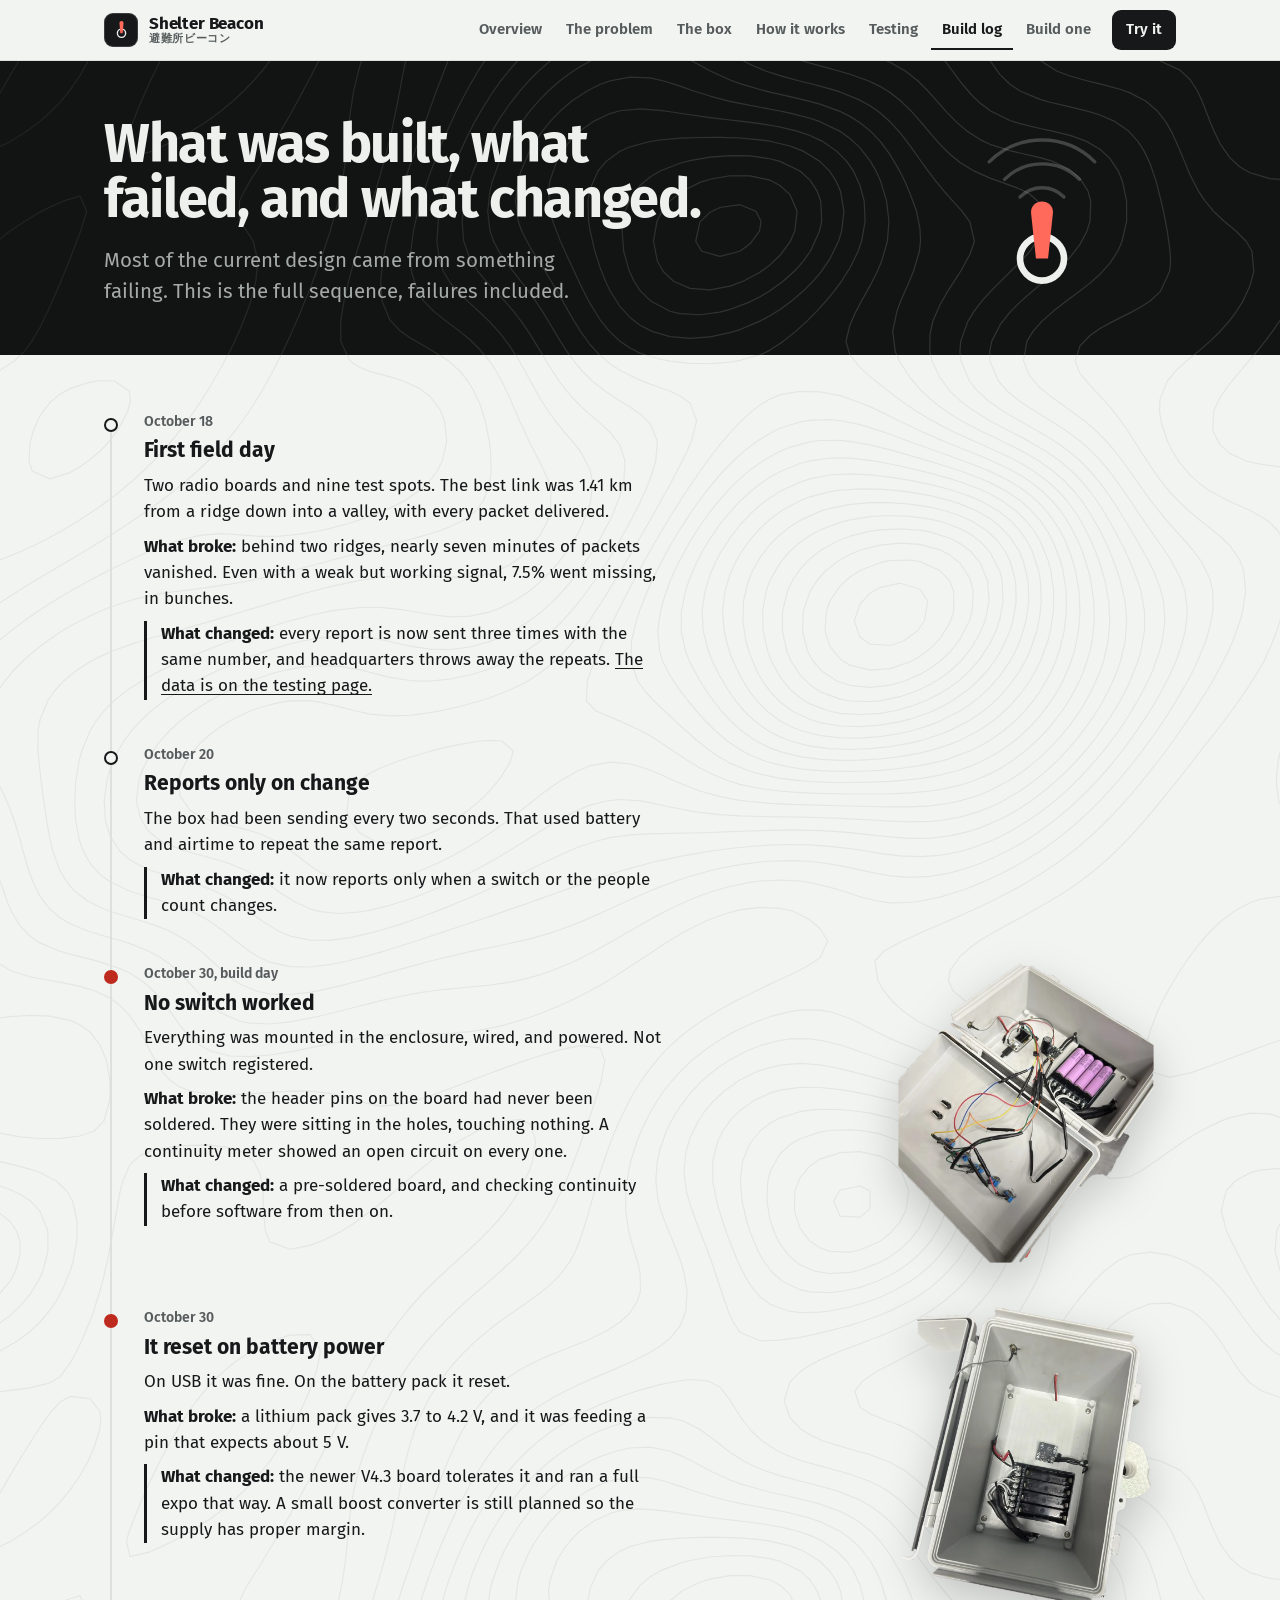
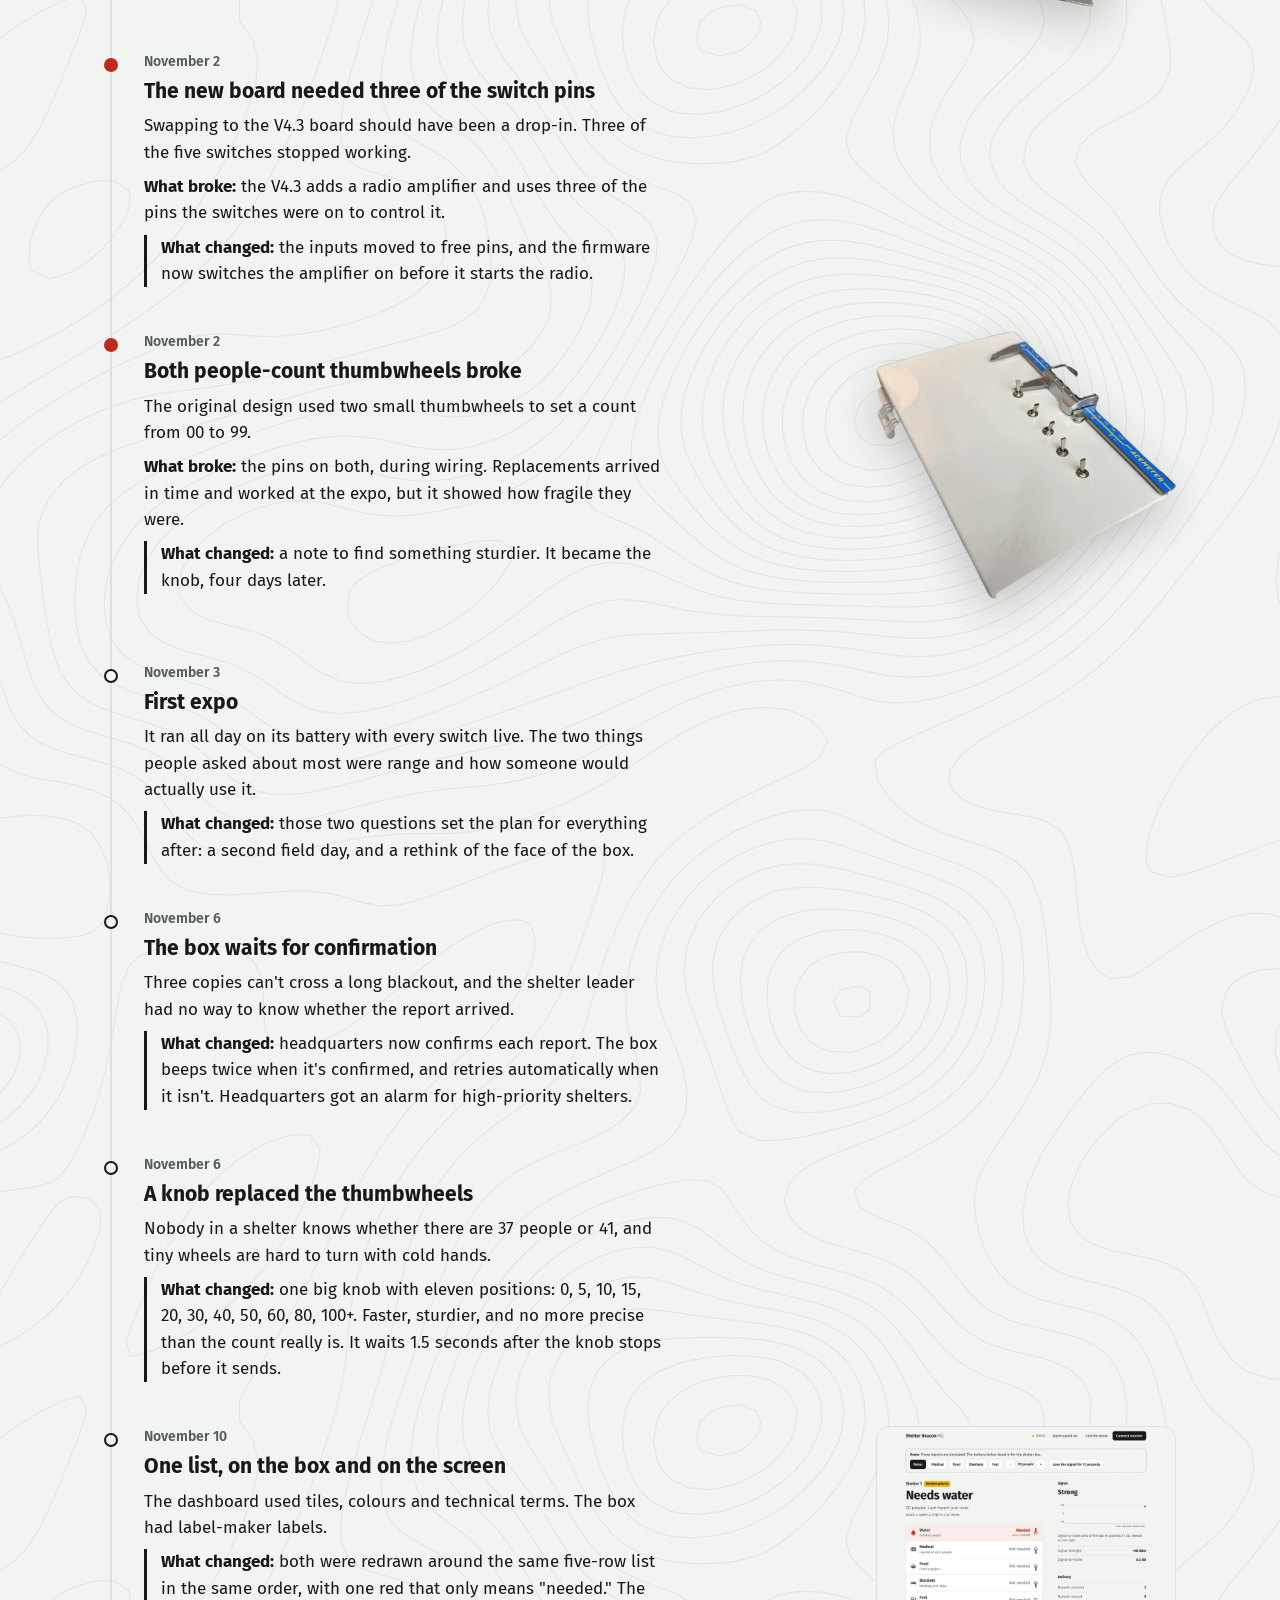
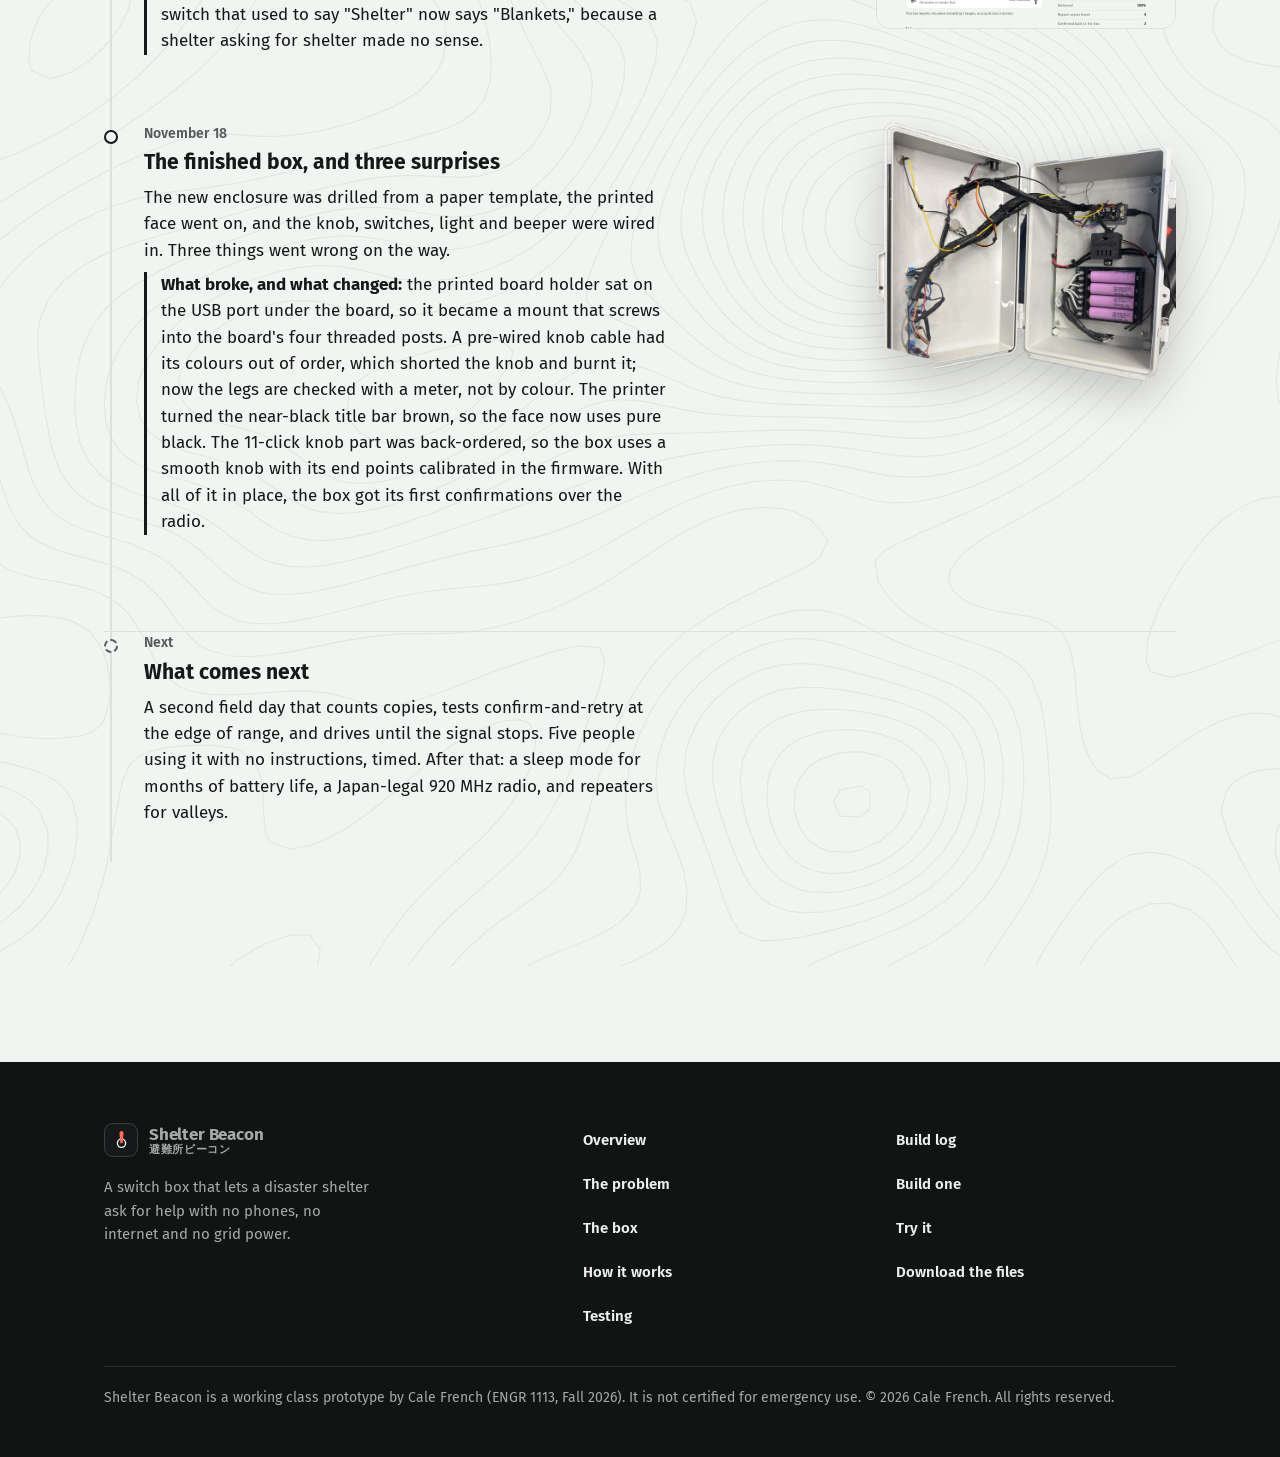
<file: buildlog.html>
<!doctype html>
<html lang="en">
<head>
<meta charset="utf-8">
<meta name="viewport" content="width=device-width, initial-scale=1, viewport-fit=cover">
<title>Shelter Beacon: Build log</title>
<meta name="description" content="The Shelter Beacon build in order: what was made, what broke, and what each failure changed.">
<meta property="og:title" content="Shelter Beacon: Build log">
<meta property="og:description" content="The Shelter Beacon build in order: what was made, what broke, and what each failure changed.">
<meta property="og:image" content="https://cale-star.github.io/shelter-beacon-demo/assets/img/og.png">
<meta property="og:image:width" content="1200"><meta property="og:image:height" content="630">
<meta property="og:url" content="https://cale-star.github.io/shelter-beacon-demo/buildlog.html">
<meta property="og:type" content="website">
<meta name="twitter:card" content="summary_large_image">
<link rel="apple-touch-icon" href="assets/img/apple-touch-icon.png">
<meta name="theme-color" content="#f2f4f1" media="(prefers-color-scheme: light)">
<meta name="theme-color" content="#111312" media="(prefers-color-scheme: dark)">
<link rel="icon" href="assets/img/favicon.svg">
<link rel="stylesheet" href="assets/site.css">
<script type="importmap">{"imports": {"three": "./assets/vendor/three.module.min.js", "three/addons/": "./assets/vendor/"}}</script>
</head>
<body>
<a class="skip" href="#main">Skip to content</a>
<header class="nav" id="nav"><div class="wrap"><a class="brand" href="./" aria-label="Shelter Beacon, home"><span class="logo-plate"><svg class="mark" viewBox="0 0 16 30" aria-hidden="true"><circle cx="8" cy="19" r="6" fill="none" stroke="#eef0ed" stroke-width="2"/><path d="M6.3 19 5 4.2a3 3 0 0 1 6 0L9.7 19z" fill="#ff6a5b"/></svg></span><span class="logo-words"><b>Shelter Beacon</b><span class="jp" lang="ja" aria-hidden="true">避難所ビーコン</span></span></a><button class="nav-toggle quiet" id="navToggle" aria-expanded="false" aria-controls="navList">Menu</button><ul id="navList"><li><a href="./">Overview</a></li><li><a href="problem.html">The problem</a></li><li><a href="hardware.html">The box</a></li><li><a href="system.html">How it works</a></li><li><a href="testing.html">Testing</a></li><li><a href="buildlog.html" aria-current=page>Build log</a></li><li><a href="build.html">Build one</a></li><li><a href="demo.html" class=cta>Try it</a></li></ul></div></header>
<main id="main">
<div class="page-head dark"><div class="head-art" aria-hidden="true"><div class="topo" aria-hidden="true"></div><svg class="beacon" viewBox="0 0 200 200" fill="none" stroke-linecap="round"><path class="arc a3" d="M52 62a68 68 0 0 1 96 0" stroke="currentColor" stroke-width="3"/><path class="arc a2" d="M66 78a48 48 0 0 1 68 0" stroke="currentColor" stroke-width="3"/><path class="arc a1" d="M80 94a28 28 0 0 1 40 0" stroke="currentColor" stroke-width="3"/><circle cx="100" cy="150" r="20" stroke="currentColor" stroke-width="6"/><path d="M94.5 150 90 108a10 10 0 0 1 20 0l-4.500 42z" fill="#ff6a5b"/></svg></div><div class="wrap">
  <h1 class="display">What was built, what failed, and what changed.</h1>
  <p class="lede">Most of the current design came from something failing. This is the full sequence, failures included.</p>
</div></div>

<section class="block" style="padding-top:24px"><div class="wrap">
  <ol class="timeline">
    <li>
      <div class="body"><time>October 18</time><h2>First field day</h2>
        <p>Two radio boards and nine test spots. The best link was 1.41 km from a ridge down into a valley, with every packet delivered.</p>
        <p style="margin-top:8px"><b>What broke:</b> behind two ridges, nearly seven minutes of packets vanished. Even with a weak but working signal, 7.5% went missing, in bunches.</p>
        <p class="fix"><b>What changed:</b> every report is now sent three times with the same number, and headquarters throws away the repeats. <a href="testing.html">The data is on the testing page.</a></p></div>
    </li>
    <li>
      <div class="body"><time>October 20</time><h2>Reports only on change</h2>
        <p>The box had been sending every two seconds. That used battery and airtime to repeat the same report.</p>
        <p class="fix"><b>What changed:</b> it now reports only when a switch or the people count changes.</p></div>
    </li>
    <li class="broke">
      <div class="body"><time>October 30, build day</time><h2>No switch worked</h2>
        <p>Everything was mounted in the enclosure, wired, and powered. Not one switch registered.</p>
        <p style="margin-top:8px"><b>What broke:</b> the header pins on the board had never been soldered. They were sitting in the holes, touching nothing. A continuity meter showed an open circuit on every one.</p>
        <p class="fix"><b>What changed:</b> a pre-soldered board, and checking continuity before software from then on.</p></div>
      <figure><img class="cutout" src="assets/img/07_wiring_inside.webp" alt="The open enclosure on build day with the battery pack and loose wiring." width="900" height="1056" loading="lazy"></figure>
    </li>
    <li class="broke">
      <div class="body"><time>October 30</time><h2>It reset on battery power</h2>
        <p>On USB it was fine. On the battery pack it reset.</p>
        <p style="margin-top:8px"><b>What broke:</b> a lithium pack gives 3.7 to 4.2 V, and it was feeding a pin that expects about 5 V.</p>
        <p class="fix"><b>What changed:</b> the newer V4.3 board tolerates it and ran a full expo that way. A small boost converter is still planned so the supply has proper margin.</p></div>
      <figure><img class="cutout" src="assets/img/06_battery_mounted.webp" alt="The four-cell battery holder mounted on its printed plate inside the enclosure." width="900" height="1077" loading="lazy"></figure>
    </li>
    <li class="broke">
      <div class="body"><time>November 2</time><h2>The new board needed three of the switch pins</h2>
        <p>Swapping to the V4.3 board should have been a drop-in. Three of the five switches stopped working.</p>
        <p style="margin-top:8px"><b>What broke:</b> the V4.3 adds a radio amplifier and uses three of the pins the switches were on to control it.</p>
        <p class="fix"><b>What changed:</b> the inputs moved to free pins, and the firmware now switches the amplifier on before it starts the radio.</p></div>
    </li>
    <li class="broke">
      <div class="body"><time>November 2</time><h2>Both people-count thumbwheels broke</h2>
        <p>The original design used two small thumbwheels to set a count from 00 to 99.</p>
        <p style="margin-top:8px"><b>What broke:</b> the pins on both, during wiring. Replacements arrived in time and worked at the expo, but it showed how fragile they were.</p>
        <p class="fix"><b>What changed:</b> a note to find something sturdier. It became the knob, four days later.</p></div>
      <figure><img class="cutout" src="assets/img/01_lid_switch_layout.webp" alt="The enclosure lid with five toggle switches fitted and calipers measuring the layout." width="900" height="802" loading="lazy"></figure>
    </li>
    <li>
      <div class="body"><time>November 3</time><h2>First expo</h2>
        <p>It ran all day on its battery with every switch live. The two things people asked about most were range and how someone would actually use it.</p>
        <p class="fix"><b>What changed:</b> those two questions set the plan for everything after: a second field day, and a rethink of the face of the box.</p></div>
    </li>
    <li>
      <div class="body"><time>November 6</time><h2>The box waits for confirmation</h2>
        <p>Three copies can't cross a long blackout, and the shelter leader had no way to know whether the report arrived.</p>
        <p class="fix"><b>What changed:</b> headquarters now confirms each report. The box beeps twice when it's confirmed, and retries automatically when it isn't. Headquarters got an alarm for high-priority shelters.</p></div>
    </li>
    <li>
      <div class="body"><time>November 6</time><h2>A knob replaced the thumbwheels</h2>
        <p>Nobody in a shelter knows whether there are 37 people or 41, and tiny wheels are hard to turn with cold hands.</p>
        <p class="fix"><b>What changed:</b> one big knob with eleven positions: 0, 5, 10, 15, 20, 30, 40, 50, 60, 80, 100+. Faster, sturdier, and no more precise than the count really is. It waits 1.5 seconds after the knob stops before it sends.</p></div>
    </li>
    <li>
      <div class="body"><time>November 10</time><h2>One list, on the box and on the screen</h2>
        <p>The dashboard used tiles, colours and technical terms. The box had label-maker labels.</p>
        <p class="fix"><b>What changed:</b> both were redrawn around the same five-row list in the same order, with one red that only means "needed." The switch that used to say "Shelter" now says "Blankets," because a shelter asking for shelter made no sense.</p></div>
      <figure><img class="shot" src="assets/img/dashboard_2_needs_water.jpg" alt="The redesigned dashboard reading: Needs water, 20 people, medium priority." width="1600" height="1075" loading="lazy"></figure>
    </li>
    <li>
      <div class="body"><time>November 18</time><h2>The finished box, and three surprises</h2>
        <p>The new enclosure was drilled from a paper template, the printed face went on, and the knob, switches, light and beeper were wired in. Three things went wrong on the way.</p>
        <p class="fix"><b>What broke, and what changed:</b> the printed board holder sat on the USB port under the board, so it became a mount that screws into the board's four threaded posts. A pre-wired knob cable had its colours out of order, which shorted the knob and burnt it; now the legs are checked with a meter, not by colour. The printer turned the near-black title bar brown, so the face now uses pure black. The 11-click knob part was back-ordered, so the box uses a smooth knob with its end points calibrated in the firmware. With all of it in place, the box got its first confirmations over the radio.</p></div>
      <figure><img class="cutout" src="assets/img/box_open.webp" alt="The finished box open: the lid with the switch and knob wiring in a braided loom, and the base with the radio board, the printed charger cover and the four-cell battery pack." width="1400" height="1206" loading="lazy"></figure>
    </li>
    <li class="next">
      <div class="body"><time>Next</time><h2>What comes next</h2>
        <p>A second field day that counts copies, tests confirm-and-retry at the edge of range, and drives until the signal stops. Five people using it with no instructions, timed. After that: a sleep mode for months of battery life, a Japan-legal 920 MHz radio, and repeaters for valleys.</p></div>
    </li>
  </ol>
</div></section>

</main>
<footer class="foot dark"><div class="wrap">
<div class="foot-brand"><a class="brand" href="./" aria-label="Shelter Beacon, home"><span class="logo-plate"><svg class="mark" viewBox="0 0 16 30" aria-hidden="true"><circle cx="8" cy="19" r="6" fill="none" stroke="#eef0ed" stroke-width="2"/><path d="M6.3 19 5 4.2a3 3 0 0 1 6 0L9.7 19z" fill="#ff6a5b"/></svg></span><span class="logo-words"><b>Shelter Beacon</b><span class="jp" lang="ja" aria-hidden="true">避難所ビーコン</span></span></a>
<p>A switch box that lets a disaster shelter ask for help with no phones, no internet and no grid power.</p></div>
<nav aria-label="Footer"><ul><li><a href="./">Overview</a></li><li><a href="problem.html">The problem</a></li><li><a href="hardware.html">The box</a></li><li><a href="system.html">How it works</a></li><li><a href="testing.html">Testing</a></li><li><a href="buildlog.html">Build log</a></li><li><a href="build.html">Build one</a></li><li><a href="demo.html">Try it</a></li>
<li><a href="build.html#files">Download the files</a></li></ul></nav>
<p class="legal">Shelter Beacon is a working class prototype by Cale French (ENGR 1113, Fall 2026). It is not certified for emergency use.
&copy; 2026 Cale French. All rights reserved.</p>
</div></footer><script>
(() => { const n = document.getElementById("nav"), b = document.getElementById("navToggle");
  b.onclick = () => { const o = n.classList.toggle("open"); b.setAttribute("aria-expanded", o); b.textContent = o ? "Close" : "Menu"; };
  addEventListener("beforeprint", () => document.querySelectorAll("details").forEach(d => d.open = true));
  // Graphics marked data-reveal play their entrance once, when they scroll into view.
  const rv = document.querySelectorAll("[data-reveal]");
  if ("IntersectionObserver" in window && !matchMedia("(prefers-reduced-motion: reduce)").matches) {
    rv.forEach(e => e.classList.add("pre"));
    const io = new IntersectionObserver(es => es.forEach(x => { if (x.isIntersecting) { x.target.classList.add("in"); io.unobserve(x.target); } }), { threshold: .35 });
    rv.forEach(e => io.observe(e));
  } })();
</script>
</body>
</html>
</file>
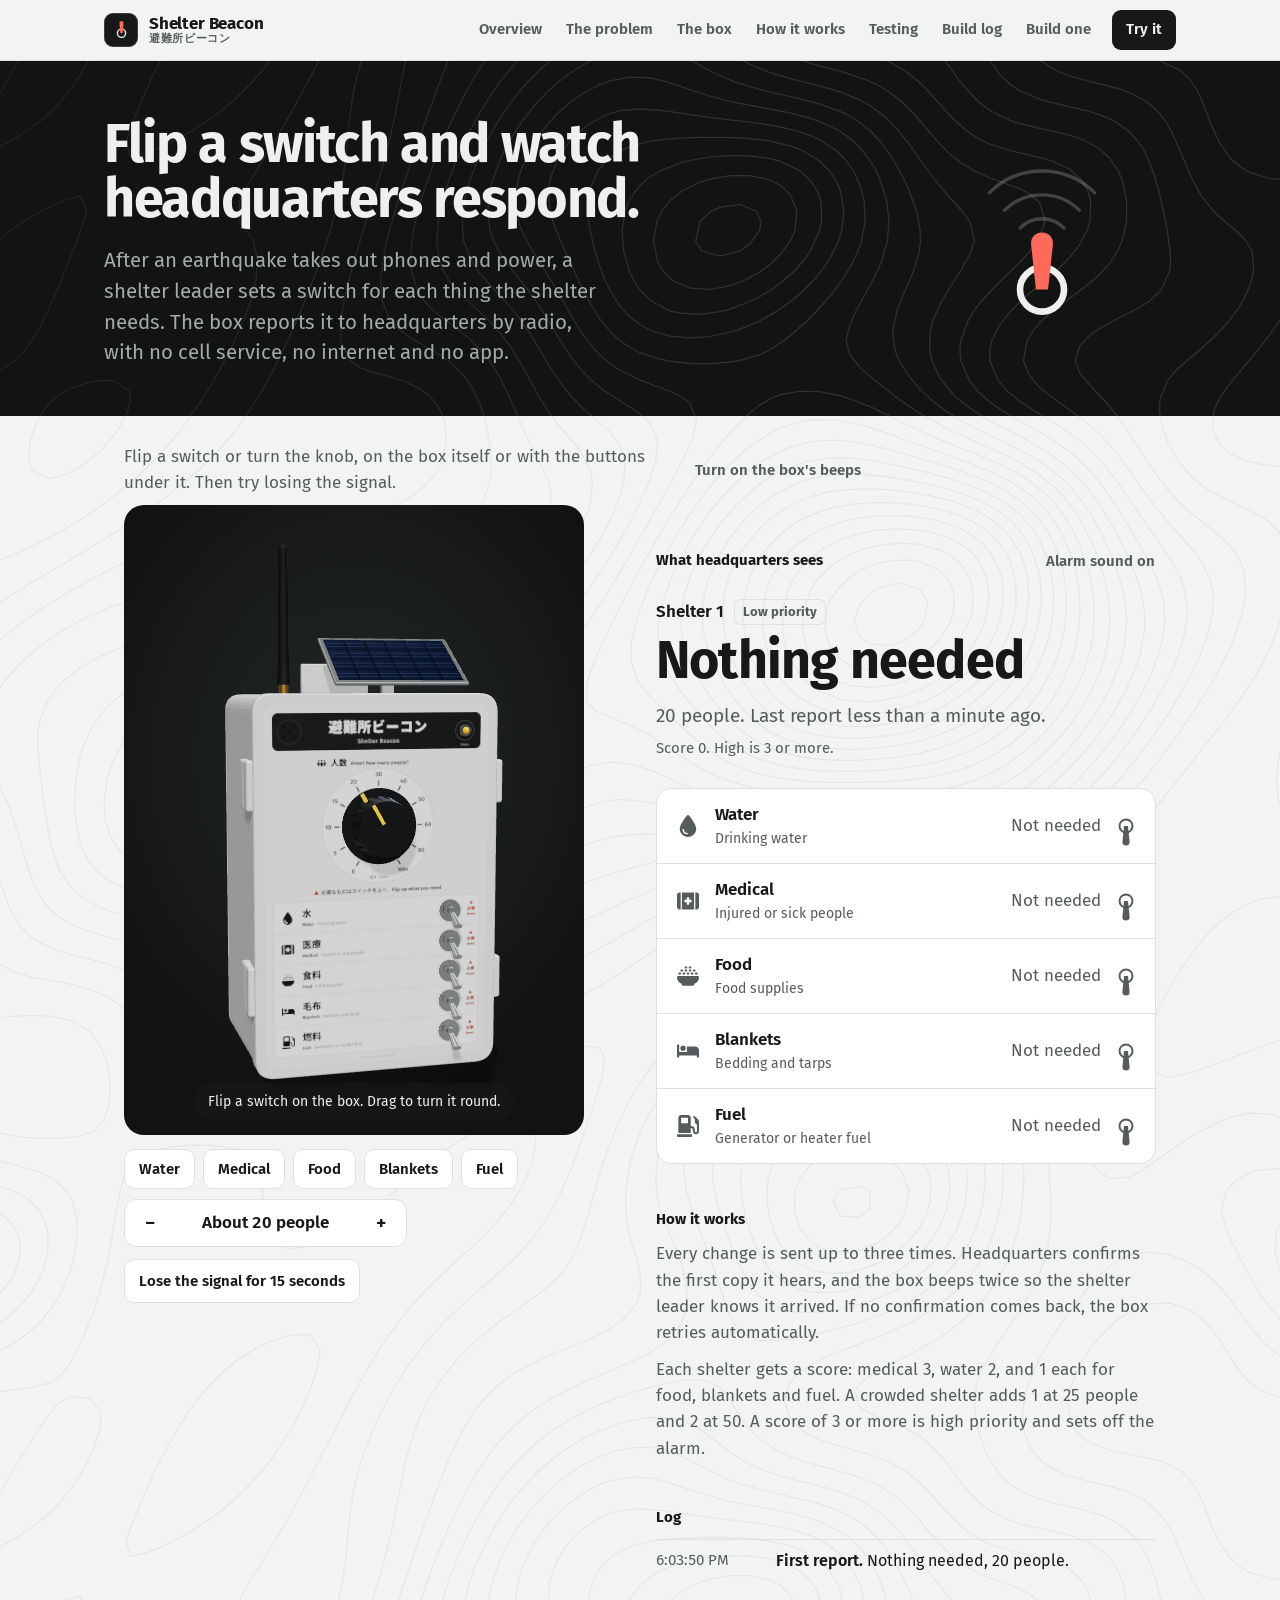
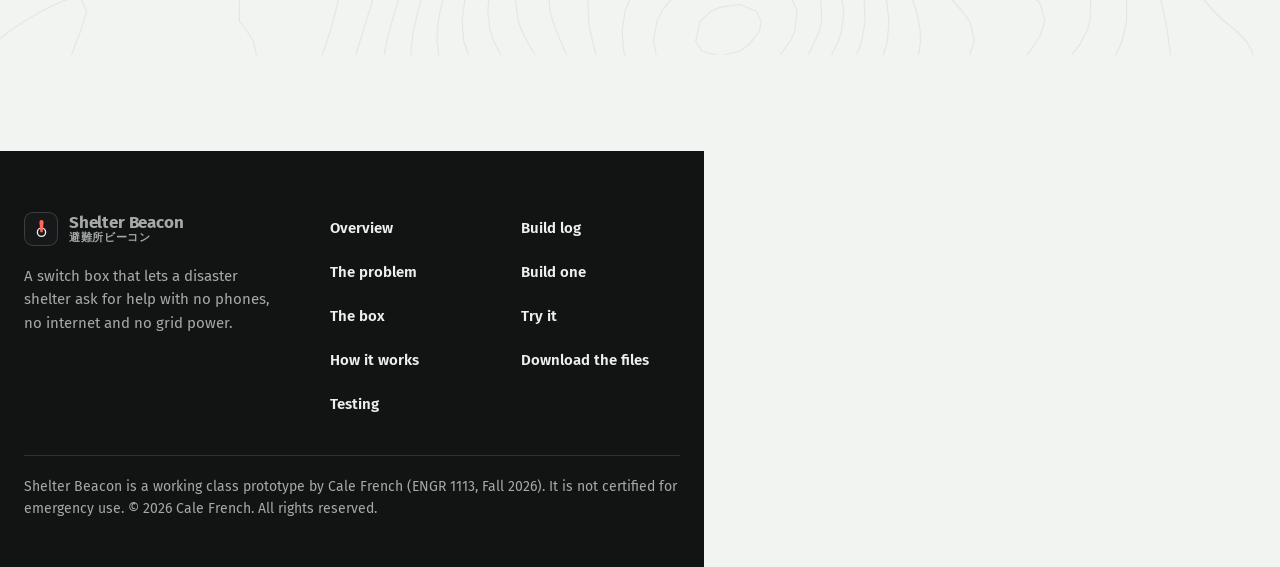
<file: demo.html>
<!doctype html>
<html lang="en">
<head>
<meta charset="utf-8">
<style>
/* ---- phone demo only ---- */
.intro { padding: 28px 0 0; max-width: 40rem; }
.intro h1 { font-size: 2.125rem; line-height: 1.1; font-weight: 700; letter-spacing: -.015em; }
.lead { font-size: 1.1875rem; margin-top: 12px; }
.try { color: var(--ink-2); margin-top: 10px; }

.stage { display: grid; grid-template-columns: 400px minmax(0, 1fr); gap: 72px; align-items: start; margin-top: 8px; }
.hq { padding-top: 36px; min-width: 0; }
.hq-head { display: flex; align-items: center; justify-content: space-between; gap: 12px; margin-bottom: 18px; }
.hq-head h2.sec { margin: 0; }
.hq-head button { margin-right: -14px; }
.how p { color: var(--ink-2); max-width: 36rem; }
.how p + p { margin-top: 10px; }
.how button { margin-top: 16px; }
footer { margin-top: 64px; padding-top: 20px; border-top: 1px solid var(--line); color: var(--ink-2); font-size: .875rem; max-width: 44rem; }
footer p + p { margin-top: 6px; }

/* ---- the box. It is a physical object, so it keeps its own fixed colours in light and dark. ---- */
.unit { position: sticky; top: 16px; margin: 104px 14px 12px; color: #1b1b1b; }
.encl {
  position: relative; background: linear-gradient(160deg, #eef1ee, #dfe3df 60%, #d6dbd6); border-radius: 22px;
  padding: 22px 20px 26px; border: 1px solid #c9cec9;
  box-shadow: 0 1px 0 #fff inset, 0 10px 24px rgba(0, 0, 0, .18), 0 2px 4px rgba(0, 0, 0, .12);
}
.jp { font-family: "Hiragino Sans", "Noto Sans JP", "Noto Sans CJK JP", "Yu Gothic", var(--font); }
.antenna { position: absolute; left: 20%; top: -92px; width: 11px; height: 96px; border-radius: 6px 6px 2px 2px; background: linear-gradient(90deg, #111, #3a3a3a 45%, #111); }
.antenna::after { content: ""; position: absolute; left: -3px; bottom: -4px; width: 17px; height: 10px; border-radius: 3px; background: #222; }
.hinge, .latch { position: absolute; width: 12px; height: 64px; background: linear-gradient(90deg, #cfd4cf, #e7eae7); border: 1px solid #bfc5bf; border-radius: 4px; }
.hinge { left: -13px; } .latch { right: -13px; }
.h1 { top: 14%; } .h2 { bottom: 14%; } .l1 { top: 16%; } .l2 { bottom: 16%; }

.title-plate { background: #1b1b1b; color: #fff; border-radius: 10px; padding: 10px 14px; display: grid; grid-template-columns: 22px 1fr 22px; align-items: center; text-align: center; margin-bottom: 18px; }
.title-plate > div:first-child { grid-column: 2; }
.title-plate .jp { font-size: 26px; font-weight: 800; letter-spacing: .06em; white-space: nowrap; }
.title-plate .en { font-size: 13px; font-weight: 600; color: #b9bdba; margin-top: 1px; }
.led { grid-column: 3; justify-self: end; width: 18px; height: 18px; border-radius: 50%; background: radial-gradient(circle at 35% 35%, #8a8a84, #4b4b47); border: 2px solid #555; transition: background .08s, box-shadow .08s; }
.led.on, .led.glow { background: radial-gradient(circle at 35% 35%, #ffe08a, #f2b200); box-shadow: 0 0 12px #f2b200; }
.led.flash { background: radial-gradient(circle at 35% 35%, #fff, #ffe08a); box-shadow: 0 0 16px #ffd24a; }
.led.waiting { animation: waiting 2s steps(1, end) infinite; }
@keyframes waiting { 0%, 15% { background: #f2b200; box-shadow: 0 0 12px #f2b200; } 6%, 21%, 100% { background: #4b4b47; box-shadow: none; } }

.plate { background: #fff; border-radius: 6px; box-shadow: 0 1px 2px rgba(0, 0, 0, .18); padding: 6px 10px; }
.plate .jp { font-size: 22px; font-weight: 800; line-height: 1.05; }
.plate .en { font-size: 13px; font-weight: 600; color: #16181a; }
.people-plate { background: none; box-shadow: none; }
.people-plate { text-align: center; padding: 4px 14px; }
.people-plate .jp { font-size: 20px; }
.dial-wrap { display: flex; flex-direction: column; align-items: center; gap: 8px; margin-bottom: 14px; }
.knob-face { position: relative; width: 216px; height: 216px; border-radius: 50%; background: #fff; box-shadow: 0 1px 3px rgba(0, 0, 0, .2); touch-action: none; cursor: grab; user-select: none; -webkit-user-select: none; -webkit-tap-highlight-color: transparent; }
.knob-face:focus-visible { outline: 3px solid #f2b200; outline-offset: 3px; }
.knob-face.dragging { cursor: grabbing; }
.ticks { position: absolute; inset: 0; }
.tick { position: absolute; left: 50%; top: 50%; width: 3px; height: 12px; margin: -6px 0 0 -1.5px; background: #1b1b1b; border-radius: 2px; }
.tlab { position: absolute; width: 40px; height: 30px; min-height: 0; margin: -15px 0 0 -20px; border: 0; padding: 0; background: none; font: 700 14px/30px var(--font); color: #555; text-align: center; border-radius: 6px; cursor: pointer; transition: color .15s, transform .15s; }
.tlab:hover { border: 0; color: #1b1b1b; }
.tlab.sel { color: #1b1b1b; transform: scale(1.22); }
.knob { position: absolute; left: 50%; top: 50%; width: 112px; height: 112px; margin: -56px 0 0 -56px; border-radius: 50%;
  background: radial-gradient(circle at 38% 30%, #4a4a4a, #1a1a1a 62%, #0d0d0d);
  box-shadow: 0 6px 12px rgba(0, 0, 0, .35), 0 2px 3px rgba(0, 0, 0, .4), inset 0 1px 1px rgba(255, 255, 255, .15);
  transition: transform .42s cubic-bezier(.34, 1.45, .55, 1); }
.knob-face.dragging .knob { transition: transform .06s linear; }
.knob-grip { position: absolute; inset: 4px; border-radius: 50%; background: repeating-conic-gradient(from 0deg, rgba(255, 255, 255, .10) 0 4deg, rgba(0, 0, 0, 0) 4deg 12deg); }
.knob::after { content: ""; position: absolute; inset: 20px; border-radius: 50%; background: radial-gradient(circle at 40% 32%, #3a3a3a, #161616); box-shadow: inset 0 1px 2px rgba(255, 255, 255, .12); }
.pointer { position: absolute; left: 50%; top: 6px; width: 6px; height: 30px; margin-left: -3px; border-radius: 3px; background: #f2b200; z-index: 2; }
.knob-read { font-size: 15px; color: #333; }
.knob-read b { font-size: 20px; font-weight: 700; color: #1b1b1b; }

/* the five needs: one white panel with thin dividers, the same list HQ shows */
.switch-area { margin-top: 4px; }
.sw-head { text-align: center; font-size: 13px; font-weight: 700; line-height: 1.3; color: #16181a; margin: 0 0 8px; }
.sw-head .up { color: #bf2a1e; }
.rows { display: flex; flex-direction: column; background: #fff; border: 1px solid #c9ccc8; border-radius: 10px; overflow: hidden; }
.row { display: grid; grid-template-columns: minmax(0, 1fr) 60px 36px; align-items: center; gap: 2px; padding: 2px 4px 2px 10px; min-height: 0; border: 0; border-top: 1px solid #dfe2de; border-radius: 0; background: #fff; text-align: left; color: inherit; font-weight: 400; cursor: pointer; transition: background .15s; -webkit-tap-highlight-color: transparent; user-select: none; -webkit-user-select: none; }
.row:first-child { border-top: 0; }
.row:hover { border-color: #dfe2de; }
.row:active { transform: none; background: #f6f7f5; }
.row:focus-visible { outline: 3px solid #16181a; outline-offset: -3px; }
.row .plate { min-width: 0; display: grid; grid-template-columns: 30px minmax(0, 1fr); align-items: center; gap: 8px; min-height: 58px; background: none; box-shadow: none; padding: 0; }
.row .ic { font-size: 24px; color: #16181a; display: grid; place-items: center; }
.row .plate .jp { font-size: 25px; font-weight: 800; line-height: 1.1; white-space: nowrap; }
.row .plate .en { font-size: 13px; font-weight: 600; letter-spacing: 0; color: #16181a; white-space: nowrap; overflow: hidden; text-overflow: ellipsis; display: block; }
.row .plate .en small { font-size: 12px; font-weight: 400; color: #565c5d; margin-left: 5px; }
.row.on { background: #fbecea; }
.need-mark { color: #bf2a1e; text-align: center; font-size: 11px; font-weight: 700; line-height: 1.15; }
.need-mark b { display: block; font-size: 15px; line-height: 1; }
.need-mark span { display: block; font-size: 11px; }
.toggle { position: relative; width: 60px; height: 64px; display: grid; place-items: center; }
.nut { width: 34px; height: 34px; border-radius: 50%; background: radial-gradient(circle at 35% 30%, #fafafa, #b8bcbc 55%, #7d8282); box-shadow: 0 1px 3px rgba(0, 0, 0, .45); position: relative; z-index: 2; }
.nut::after { content: ""; position: absolute; inset: 9px; border-radius: 50%; background: radial-gradient(circle at 40% 35%, #d9dcdc, #8d9292); }
.bat { position: absolute; left: 50%; top: 50%; width: 14px; height: 36px; margin-left: -7px; z-index: 3;
  /* a real toggle flips over its pivot: seen head-on it shrinks to nothing, then points the other way */
  transform-origin: 50% 100%; transform: translateY(-100%) scaleY(-.92);
  transition: transform .12s cubic-bezier(.6, 0, .25, 1), filter .12s;
  background: linear-gradient(90deg, #7c8383, #fdfdfd 38%, #d3d6d6 58%, #858c8c); border-radius: 8px 8px 3px 3px;
  filter: drop-shadow(-1px -3px 2px rgba(0, 0, 0, .30)); }
.bat::before { content: ""; position: absolute; left: 3px; right: 3px; top: 3px; height: 8px; border-radius: 4px; background: rgba(255, 255, 255, .75); }
.row.on .bat { transform: translateY(-100%) scaleY(1); filter: drop-shadow(1px 4px 2px rgba(0, 0, 0, .35)); }
.nut.snap { animation: nutSnap .2s ease-out; }
@keyframes nutSnap { 40% { transform: scale(.9); } 100% { transform: scale(1); } }

/* ---- on a phone the box fills the screen, so a strip at the bottom keeps HQ's answer in view ---- */
.peek { display: none; }
@media (max-width: 880px) {
  .intro { padding-top: 20px; }
  .intro h1 { font-size: 1.875rem; }
  .stage { grid-template-columns: 1fr; gap: 0; }
  .unit { position: relative; top: 0; margin: 104px auto 8px; max-width: 420px; width: calc(100% - 28px); }
  .hq { padding-top: 28px; scroll-margin-top: 12px; }
  .page { padding-bottom: 120px; }
  .peek {
    position: fixed; left: 12px; right: 12px; bottom: calc(12px + env(safe-area-inset-bottom)); z-index: 10;
    display: flex; align-items: center; gap: 10px; padding: 8px 10px 8px 16px; border-radius: 16px;
    background: var(--ink); color: var(--paper); box-shadow: 0 8px 24px rgba(0, 0, 0, .28);
    transform: translateY(160%); transition: transform .28s cubic-bezier(.3, .9, .3, 1), background .2s;
  }
  .peek[data-show="true"] { transform: none; }
  .peek-go { flex: 1 1 auto; min-width: 0; text-align: left; background: none; border: 0; color: inherit; padding: 4px 0; font-weight: 400; }
  .peek-go:hover { border: 0; }
  .peek-go small { display: block; font-size: .8125rem; opacity: .75; }
  .peek-go b { display: block; font-size: 1.0625rem; font-weight: 700; line-height: 1.25; }
  .peek .tag[data-level="LOW"] { box-shadow: inset 0 0 0 1px currentColor; color: inherit; opacity: .8; }
  .peek #peekAck { display: none; background: #fff; border-color: #fff; color: #8f1d14; }
  .peek[data-alarm="ringing"] { background: var(--need-fill); color: #fff; animation: ring 1s steps(1, end) infinite; }
  .peek[data-alarm="ringing"] #peekAck { display: block; }
  .peek[data-alarm="ringing"] .tag { display: none; }
  .peek :focus-visible { outline-color: var(--paper); }
}
@media (max-width: 380px) {
  .encl { padding: 18px 12px 22px; }
  .title-plate { padding: 10px 8px; } .title-plate .jp { font-size: 21px; letter-spacing: .02em; }
  .row { grid-template-columns: minmax(0, 1fr) 54px 30px; padding-left: 8px; }
  .row .plate { gap: 6px; grid-template-columns: 24px minmax(0, 1fr); }
  .row .plate .en small { display: none; }
  .toggle { width: 54px; }
  .knob-face { width: 196px; height: 196px; }
}
@media (prefers-reduced-motion: reduce) {
  .knob, .bat, .peek { transition: none; }
  .peek[data-alarm="ringing"], .led.waiting, .nut.snap { animation: none; }
}

.page { max-width: 1120px; }
</style>
<meta name="viewport" content="width=device-width, initial-scale=1, viewport-fit=cover">
<title>Shelter Beacon: Try it</title>
<meta name="description" content="Flip the switches on a shelter box and see what headquarters sees.">
<meta property="og:title" content="Shelter Beacon: Try it">
<meta property="og:description" content="Flip the switches on a shelter box and see what headquarters sees.">
<meta property="og:image" content="https://cale-star.github.io/shelter-beacon-demo/assets/img/og.png">
<meta property="og:image:width" content="1200"><meta property="og:image:height" content="630">
<meta property="og:url" content="https://cale-star.github.io/shelter-beacon-demo/demo.html">
<meta property="og:type" content="website">
<meta name="twitter:card" content="summary_large_image">
<link rel="apple-touch-icon" href="assets/img/apple-touch-icon.png">
<meta name="theme-color" content="#f2f4f1" media="(prefers-color-scheme: light)">
<meta name="theme-color" content="#111312" media="(prefers-color-scheme: dark)">
<link rel="icon" href="assets/img/favicon.svg">
<link rel="stylesheet" href="assets/site.css">
<script type="importmap">{"imports": {"three": "./assets/vendor/three.module.min.js", "three/addons/": "./assets/vendor/"}}</script>
</head>
<body>
<a class="skip" href="#main">Skip to content</a>
<header class="nav" id="nav"><div class="wrap"><a class="brand" href="./" aria-label="Shelter Beacon, home"><span class="logo-plate"><svg class="mark" viewBox="0 0 16 30" aria-hidden="true"><circle cx="8" cy="19" r="6" fill="none" stroke="#eef0ed" stroke-width="2"/><path d="M6.3 19 5 4.2a3 3 0 0 1 6 0L9.7 19z" fill="#ff6a5b"/></svg></span><span class="logo-words"><b>Shelter Beacon</b><span class="jp" lang="ja" aria-hidden="true">避難所ビーコン</span></span></a><button class="nav-toggle quiet" id="navToggle" aria-expanded="false" aria-controls="navList">Menu</button><ul id="navList"><li><a href="./">Overview</a></li><li><a href="problem.html">The problem</a></li><li><a href="hardware.html">The box</a></li><li><a href="system.html">How it works</a></li><li><a href="testing.html">Testing</a></li><li><a href="buildlog.html">Build log</a></li><li><a href="build.html">Build one</a></li><li><a href="demo.html" aria-current=page class=cta>Try it</a></li></ul></div></header>
<main id="main">
<div class="page-head dark"><div class="head-art" aria-hidden="true"><div class="topo" aria-hidden="true"></div><svg class="beacon" viewBox="0 0 200 200" fill="none" stroke-linecap="round"><path class="arc a3" d="M52 62a68 68 0 0 1 96 0" stroke="currentColor" stroke-width="3"/><path class="arc a2" d="M66 78a48 48 0 0 1 68 0" stroke="currentColor" stroke-width="3"/><path class="arc a1" d="M80 94a28 28 0 0 1 40 0" stroke="currentColor" stroke-width="3"/><circle cx="100" cy="150" r="20" stroke="currentColor" stroke-width="6"/><path d="M94.5 150 90 108a10 10 0 0 1 20 0l-4.500 42z" fill="#ff6a5b"/></svg></div><div class="wrap"><h1 class="display">Flip a switch and watch headquarters respond.</h1><p class="lede">After an earthquake takes out phones and power, a shelter leader sets a switch for each thing the shelter needs. The box reports it to headquarters by radio, with no cell service, no internet and no app.</p></div></div>
<div class="page">
<div class="demo-try"><p class="try">Flip a switch. To change the number of people, drag the knob or tap a number.</p><button id="btnBoxSound" class="quiet sound" aria-pressed="false">Turn on the box's beeps</button></div>

<div class="stage">
  <section class="unit" aria-label="Shelter box">
    <div class="antenna" aria-hidden="true"></div>
    <div class="hinge h1" aria-hidden="true"></div><div class="hinge h2" aria-hidden="true"></div>
    <div class="latch l1" aria-hidden="true"></div><div class="latch l2" aria-hidden="true"></div>
    <div class="encl">
      <div class="title-plate"><div><div class="jp" lang="ja">避難所ビーコン</div><div class="en">Shelter Beacon</div></div><div class="led" id="boxLed" role="img" aria-label="Status light"></div></div>
      <div class="dial-wrap">
        <div class="plate people-plate"><span class="jp" lang="ja">人数</span> <span class="en">About how many people?</span></div>
        <div class="knob-face" id="knobFace" role="slider" tabindex="0" aria-label="About how many people" aria-valuemin="0" aria-valuemax="100" aria-valuenow="20">
          <div class="ticks" id="knobTicks"></div>
          <div class="knob" id="knob"><div class="knob-grip"></div><div class="pointer"></div></div>
        </div>
        <div class="knob-read"><b id="knobVal">20</b> people</div>
      </div>
      <div class="switch-area">
        <p class="sw-head"><span class="up" aria-hidden="true">&#9650;</span> <span class="jp" lang="ja">必要なものはスイッチを上へ</span><br>Flip up what you need</p>
        <div class="rows" id="boxSwitches"></div>
      </div>
    </div>
  </section>

  <div class="hq" id="hq">
    <div class="hq-head">
      <h2 class="sec">What headquarters sees</h2>
      <button id="btnSound" class="quiet" aria-pressed="true" title="Beep when the shelter becomes high priority">Alarm sound on</button>
    </div>

    <div id="alarm" class="alarm" role="alert" data-state="off">
      <div class="txt"><strong id="alarmTitle"></strong><span id="alarmWhy"></span></div>
      <button id="btnAck">Acknowledge</button>
    </div>

    <section class="status">
      <div aria-live="polite">
        <p class="who"><span id="shelterName">Shelter 1</span><span class="tag" id="prioTag" hidden></span></p>
        <h2 class="headline" id="headline">Waiting for the first report</h2>
      </div>
      <p class="sub" id="subline"></p>
      <p class="why" id="prioWhy"></p>
    </section>

    <ul class="needs" id="needs" aria-label="What the shelter has asked for"></ul>
    <p class="note" id="modeText" hidden></p>

    <h2 class="sec">How it works</h2>
    <div class="how">
      <p>Every change is sent up to three times. Headquarters confirms the first copy it hears, and the box beeps twice so the shelter leader knows it arrived. If no confirmation comes back, the box retries automatically.</p>
      <p>Each shelter gets a score: medical 3, water 2, and 1 each for food, blankets and fuel. A crowded shelter adds 1 at 25 people and 2 at 50. A score of 3 or more is high priority and sets off the alarm.</p>
      <button data-drop="1">Lose the signal for 15 seconds</button>
    </div>

    <h2 class="sec">Log</h2>
    <ol class="log" id="events"></ol>
  </div>
</div>


</div>

<div class="peek" id="peek" data-show="false" data-alarm="off">
  <button class="peek-go" id="peekGo"><small>Headquarters sees</small><b id="peekHead"></b></button>
  <span class="tag" id="peekTag" hidden></span>
  <button id="peekAck">Acknowledge</button>
</div>

</main>
<footer class="foot dark"><div class="wrap">
<div class="foot-brand"><a class="brand" href="./" aria-label="Shelter Beacon, home"><span class="logo-plate"><svg class="mark" viewBox="0 0 16 30" aria-hidden="true"><circle cx="8" cy="19" r="6" fill="none" stroke="#eef0ed" stroke-width="2"/><path d="M6.3 19 5 4.2a3 3 0 0 1 6 0L9.7 19z" fill="#ff6a5b"/></svg></span><span class="logo-words"><b>Shelter Beacon</b><span class="jp" lang="ja" aria-hidden="true">避難所ビーコン</span></span></a>
<p>A switch box that lets a disaster shelter ask for help with no phones, no internet and no grid power.</p></div>
<nav aria-label="Footer"><ul><li><a href="./">Overview</a></li><li><a href="problem.html">The problem</a></li><li><a href="hardware.html">The box</a></li><li><a href="system.html">How it works</a></li><li><a href="testing.html">Testing</a></li><li><a href="buildlog.html">Build log</a></li><li><a href="build.html">Build one</a></li><li><a href="demo.html">Try it</a></li>
<li><a href="build.html#files">Download the files</a></li></ul></nav>
<p class="legal">Shelter Beacon is a working class prototype by Cale French (ENGR 1113, Fall 2026). It is not certified for emergency use.
&copy; 2026 Cale French. All rights reserved.</p>
</div></footer><script>
(() => { const n = document.getElementById("nav"), b = document.getElementById("navToggle");
  b.onclick = () => { const o = n.classList.toggle("open"); b.setAttribute("aria-expanded", o); b.textContent = o ? "Close" : "Menu"; };
  addEventListener("beforeprint", () => document.querySelectorAll("details").forEach(d => d.open = true));
  // Graphics marked data-reveal play their entrance once, when they scroll into view.
  const rv = document.querySelectorAll("[data-reveal]");
  if ("IntersectionObserver" in window && !matchMedia("(prefers-reduced-motion: reduce)").matches) {
    rv.forEach(e => e.classList.add("pre"));
    const io = new IntersectionObserver(es => es.forEach(x => { if (x.isIntersecting) { x.target.classList.add("in"); io.unobserve(x.target); } }), { threshold: .35 });
    rv.forEach(e => io.observe(e));
  } })();
</script>
<script>
(() => {
  "use strict";
  const PAGE = {"emptyHint": "Flip a switch on the box."};
  // ---------- configuration ----------
  const SF9_FLOOR = -12.5;       // lowest SNR the radio can decode at SF9
  const LEGACY_INTERVAL_S = 2;   // boxes that don't report H<s> send every 2 s
  const COPIES = 3;              // the box sends each new report up to this many times
  const HIGH_AT = 3;             // score that makes a shelter high priority

  // One entry per switch on the box, in the box's order.
  // key = packet field, say = how it reads in a sentence, w = priority weight,
  // box = the English word printed on the box when it differs from the label here
  const NEEDS = [
    { id: "water",   key: "W",  label: "Water",   desc: "Drinking water",           say: "water",        w: 2 },
    { id: "medical", key: "M",  label: "Medical", desc: "Injured or sick people",   say: "medical help", w: 3 },
    { id: "food",    key: "FD", label: "Food",    desc: "Food supplies",            say: "food",         w: 1 },
    { id: "shelter", key: "SH", label: "Blankets", desc: "Bedding and tarps",       say: "blankets",     w: 1 },
    { id: "fuel",    key: "FU", label: "Fuel",    desc: "Generator or heater fuel", say: "fuel",         w: 1 },
  ];
  const OCC = [0, 5, 10, 15, 20, 30, 40, 50, 60, 80, 100];   // the 11 clicks of the people knob
  const ICON = {"W": "<svg stroke=\"currentColor\" fill=\"currentColor\" stroke-width=\"0\" viewBox=\"0 0 384 512\" aria-hidden=\"true\" height=\"1em\" width=\"1em\" xmlns=\"http://www.w3.org/2000/svg\"><path d=\"M192 512C86 512 0 426 0 320C0 228.8 130.2 57.7 166.6 11.7C172.6 4.2 181.5 0 191.1 0l1.8 0c9.6 0 18.5 4.2 24.5 11.7C253.8 57.7 384 228.8 384 320c0 106-86 192-192 192zM96 336c0-8.8-7.2-16-16-16s-16 7.2-16 16c0 61.9 50.1 112 112 112c8.8 0 16-7.2 16-16s-7.2-16-16-16c-44.2 0-80-35.8-80-80z\"></path></svg>", "M": "<svg stroke=\"currentColor\" fill=\"currentColor\" stroke-width=\"0\" viewBox=\"0 0 576 512\" aria-hidden=\"true\" height=\"1em\" width=\"1em\" xmlns=\"http://www.w3.org/2000/svg\"><path d=\"M64 32C28.7 32 0 60.7 0 96L0 416c0 35.3 28.7 64 64 64l32 0L96 32 64 32zm64 0l0 448 320 0 0-448L128 32zM512 480c35.3 0 64-28.7 64-64l0-320c0-35.3-28.7-64-64-64l-32 0 0 448 32 0zM256 176c0-8.8 7.2-16 16-16l32 0c8.8 0 16 7.2 16 16l0 48 48 0c8.8 0 16 7.2 16 16l0 32c0 8.8-7.2 16-16 16l-48 0 0 48c0 8.8-7.2 16-16 16l-32 0c-8.8 0-16-7.2-16-16l0-48-48 0c-8.8 0-16-7.2-16-16l0-32c0-8.8 7.2-16 16-16l48 0 0-48z\"></path></svg>", "FD": "<svg stroke=\"currentColor\" fill=\"currentColor\" stroke-width=\"0\" viewBox=\"0 0 512 512\" aria-hidden=\"true\" height=\"1em\" width=\"1em\" xmlns=\"http://www.w3.org/2000/svg\"><path d=\"M176 56c0-13.3 10.7-24 24-24l16 0c13.3 0 24 10.7 24 24s-10.7 24-24 24l-16 0c-13.3 0-24-10.7-24-24zm24 48l16 0c13.3 0 24 10.7 24 24s-10.7 24-24 24l-16 0c-13.3 0-24-10.7-24-24s10.7-24 24-24zM56 176l16 0c13.3 0 24 10.7 24 24s-10.7 24-24 24l-16 0c-13.3 0-24-10.7-24-24s10.7-24 24-24zM0 283.4C0 268.3 12.3 256 27.4 256l457.1 0c15.1 0 27.4 12.3 27.4 27.4c0 70.5-44.4 130.7-106.7 154.1L403.5 452c-2 16-15.6 28-31.8 28l-231.5 0c-16.1 0-29.8-12-31.8-28l-1.8-14.4C44.4 414.1 0 353.9 0 283.4zM224 200c0-13.3 10.7-24 24-24l16 0c13.3 0 24 10.7 24 24s-10.7 24-24 24l-16 0c-13.3 0-24-10.7-24-24zm-96 0c0-13.3 10.7-24 24-24l16 0c13.3 0 24 10.7 24 24s-10.7 24-24 24l-16 0c-13.3 0-24-10.7-24-24zm-24-96l16 0c13.3 0 24 10.7 24 24s-10.7 24-24 24l-16 0c-13.3 0-24-10.7-24-24s10.7-24 24-24zm216 96c0-13.3 10.7-24 24-24l16 0c13.3 0 24 10.7 24 24s-10.7 24-24 24l-16 0c-13.3 0-24-10.7-24-24zm-24-96l16 0c13.3 0 24 10.7 24 24s-10.7 24-24 24l-16 0c-13.3 0-24-10.7-24-24s10.7-24 24-24zm120 96c0-13.3 10.7-24 24-24l16 0c13.3 0 24 10.7 24 24s-10.7 24-24 24l-16 0c-13.3 0-24-10.7-24-24zm-24-96l16 0c13.3 0 24 10.7 24 24s-10.7 24-24 24l-16 0c-13.3 0-24-10.7-24-24s10.7-24 24-24zM296 32l16 0c13.3 0 24 10.7 24 24s-10.7 24-24 24l-16 0c-13.3 0-24-10.7-24-24s10.7-24 24-24z\"></path></svg>", "SH": "<svg stroke=\"currentColor\" fill=\"currentColor\" stroke-width=\"0\" viewBox=\"0 0 640 512\" aria-hidden=\"true\" height=\"1em\" width=\"1em\" xmlns=\"http://www.w3.org/2000/svg\"><path d=\"M176 256c44.11 0 80-35.89 80-80s-35.89-80-80-80-80 35.89-80 80 35.89 80 80 80zm352-128H304c-8.84 0-16 7.16-16 16v144H64V80c0-8.84-7.16-16-16-16H16C7.16 64 0 71.16 0 80v352c0 8.84 7.16 16 16 16h32c8.84 0 16-7.16 16-16v-48h512v48c0 8.84 7.16 16 16 16h32c8.84 0 16-7.16 16-16V240c0-61.86-50.14-112-112-112z\"></path></svg>", "FU": "<svg stroke=\"currentColor\" fill=\"currentColor\" stroke-width=\"0\" viewBox=\"0 0 512 512\" aria-hidden=\"true\" height=\"1em\" width=\"1em\" xmlns=\"http://www.w3.org/2000/svg\"><path d=\"M336 448H16c-8.8 0-16 7.2-16 16v32c0 8.8 7.2 16 16 16h320c8.8 0 16-7.2 16-16v-32c0-8.8-7.2-16-16-16zm157.2-340.7l-81-81c-6.2-6.2-16.4-6.2-22.6 0l-11.3 11.3c-6.2 6.2-6.2 16.4 0 22.6L416 97.9V160c0 28.1 20.9 51.3 48 55.2V376c0 13.2-10.8 24-24 24s-24-10.8-24-24v-32c0-48.6-39.4-88-88-88h-8V64c0-35.3-28.7-64-64-64H96C60.7 0 32 28.7 32 64v352h288V304h8c22.1 0 40 17.9 40 40v27.8c0 37.7 27 72 64.5 75.9 43 4.3 79.5-29.5 79.5-71.7V152.6c0-17-6.8-33.3-18.8-45.3zM256 192H96V64h160v128z\"></path></svg>"};

  const hooks = { afterRender: [], onCopy: [], onDemo: [] };   // page-specific extras plug in here

  // ---------- state ----------
  const S = { events: [] };
  function resetState() {
    if (typeof A !== "undefined") resetAlarm();
    Object.assign(S, {
      name: "Shelter 1",
      needs: Object.fromEntries(NEEDS.map(n => [n.id, { val: null, since: null }])),
      occ: null,
      hb: null,                 // reported check-in interval in s; 0 = only on change; null = not reported
      reported: false,
      lastPkt: null, lastPayload: null,
      received: 0, copies: 0, lost: 0, crc: 0, acks: 0,
      lastRxAt: null, rssi: null, snr: null,
      linkState: "none",        // none | live | stale | offline | event
      history: [], historyDrawn: -1,
    });
  }
  resetState();

  // ---------- small helpers ----------
  const $ = id => document.getElementById(id);
  function setText(id, t) { const el = $(id); if (el && el.textContent !== t) el.textContent = t; }
  function setAttr(id, k, v) { const el = $(id); if (el && el.getAttribute(k) !== v) el.setAttribute(k, v); }
  const fmtTime = d => d.toLocaleTimeString([], { hour: "numeric", minute: "2-digit", second: "2-digit" });
  const fmtClock = d => d.toLocaleTimeString([], { hour: "numeric", minute: "2-digit" });
  const cap = s => s.charAt(0).toUpperCase() + s.slice(1);
  const listJoin = a => a.length <= 1 ? a.join("") : a.slice(0, -1).join(", ") + " and " + a[a.length - 1];
  const minus = s => String(s).replace("-", "−");
  const people = n => n >= 100 ? "100+ people" : n === 1 ? "1 person" : `${n} people`;
  function fmtDur(s) {
    s = Math.floor(s);
    if (s < 60) return `${s} s`;
    if (s < 3600) return `${Math.floor(s / 60)} min`;
    return `${Math.floor(s / 3600)} h ${Math.floor(s / 60) % 60} min`;
  }
  function ago(s) {                      // calm on purpose: no ticking seconds
    if (s < 10) return "just now";
    if (s < 60) return "less than a minute ago";
    return fmtDur(s) + " ago";
  }
  const needsOn = () => [...NEEDS].sort((a, b) => b.w - a.w).filter(n => S.needs[n.id].val);

  // ---------- the needs list ----------
  function buildNeeds() {
    $("needs").innerHTML = NEEDS.map(n =>
      `<li id="need-${n.id}" data-state="unknown"><span class="ic">${ICON[n.key]}</span>` +
      `<span class="nm"><b>${n.label}</b><small>${n.desc}</small></span>` +
      `<span class="st"><span class="st-text">No report</span><small class="st-when"></small></span>` +
      `<svg class="lever" viewBox="0 0 22 44" aria-hidden="true"><circle class="nut" cx="11" cy="22" r="6.5"/><path class="lv" d="M9 22 7.4 6a3.6 3.6 0 0 1 7.2 0L13 22z"/></svg></li>`).join("");
  }
  function markChanged(id) { const el = $(id); el.classList.remove("changed"); void el.offsetWidth; el.classList.add("changed"); }

  // ---------- log ----------
  // lead = the short bold part, rest = plain detail, kind = "need" | "caution" | ""
  function addEvent(lead, rest, kind) {
    S.events.unshift({ t: new Date(), lead, rest: rest || "", kind: kind || "" });
    if (S.events.length > 200) S.events.pop();
    renderEvents();
  }
  function renderEvents() {
    const ol = $("events");
    ol.textContent = "";
    if (!S.events.length) {
      const li = document.createElement("li"); li.className = "empty"; li.textContent = "Nothing yet.";
      ol.append(li); return;
    }
    for (const e of S.events) {
      const li = document.createElement("li"), t = document.createElement("time"), s = document.createElement("span"), b = document.createElement("b");
      if (e.kind) li.dataset.kind = e.kind;
      t.textContent = fmtTime(e.t); b.textContent = e.lead;
      s.append(b); if (e.rest) s.append(" " + e.rest);
      li.append(t, s); ol.append(li);
    }
  }

  // ---------- raw receiver output ----------
  const consoleLines = [];
  function logRaw(line) {
    const pre = $("console");
    if (!pre) return;
    consoleLines.push(line);
    if (consoleLines.length > 300) consoleLines.shift();
    pre.textContent = consoleLines.join("\n");
    pre.scrollTop = pre.scrollHeight;
  }

  // ---------- parsing ----------
  // Receiver CSV: ms,payload,rssi_dbm,snr_db   payload: PKT,12,W1,M0,FD0,SH0,FU0,O37,H0
  let wrongPortWarned = false;
  function parseLine(raw) {
    const line = raw.trim();
    if (!line) return;
    logRaw(line);
    if (line.startsWith("ms,")) return;                       // CSV header
    if (line.startsWith("[TX]")) {                             // the box is plugged in, not the receiver
      if (!wrongPortWarned) {
        wrongPortWarned = true;
        hooks.onWrongPort && hooks.onWrongPort();
        addEvent("That port is the shelter box, not the receiver.", "Disconnect and pick the other port.", "need");
      }
      return;
    }
    if (line.startsWith("[")) {                                // receiver status message
      if (line.includes("CRC")) S.crc++;
      if (line.includes("ACK sent")) S.acks++;                 // the receiver confirmed a report back to the box
      if (line.includes("Starting")) addEvent("Receiver restarted", "", "caution");
      if (line.includes("init FAILED")) addEvent("The receiver's radio failed to start.", line, "need");
      render();
      return;
    }
    const parts = line.split(",");
    if (parts.length < 4) return;
    const rssi = Number(parts[parts.length - 2]);
    const snr = Number(parts[parts.length - 1]);
    if (!/^\d+$/.test(parts[0]) || !Number.isFinite(rssi) || !Number.isFinite(snr)) return;
    onPacket(parts.slice(1, -2).join(","), rssi, snr);
  }

  function parsePayload(payload) {
    const toks = payload.split(",");
    const out = { pkt: null, f: {}, id: null };
    if (toks[0] === "PKT" && /^\d+$/.test(toks[1] || "")) out.pkt = Number(toks[1]);
    for (const t of toks.slice(2)) {
      const idm = t.match(/^ID([\w-]+)$/);
      if (idm) { out.id = idm[1]; continue; }
      const m = t.match(/^([A-Z]+)(\d+)$/);
      if (m) out.f[m[1]] = Number(m[2]);
    }
    return out;
  }

  function onPacket(payload, rssi, snr) {
    const { pkt, f, id } = parsePayload(payload);
    S.rssi = rssi; S.snr = snr; S.lastRxAt = Date.now();
    S.history.push(snr);
    if (S.history.length > 90) S.history.shift();
    S.historyDrawn = -1;

    // A repeat copy of the report we already have: it only tells us about the signal
    if (pkt !== null && pkt === S.lastPkt && payload === S.lastPayload) {
      S.copies++;
      updateLinkState(true);
      render();
      return;
    }

    if (id && "Shelter " + id !== S.name) S.name = "Shelter " + id;

    // Missed reports show up as gaps in the report numbers
    if (pkt !== null) {
      if (S.lastPkt !== null) {
        if (pkt > S.lastPkt + 1) {
          const gap = pkt - S.lastPkt - 1;
          S.lost += gap;
          if (S.hb === 0) addEvent(`${gap} report${gap > 1 ? "s" : ""} missed.`, "Every copy was lost. This report carries the full current state.", "caution");
        } else if (pkt <= S.lastPkt) {
          addEvent("Shelter box restarted", "", "caution");
        }
      }
      S.lastPkt = pkt;
    }
    S.lastPayload = payload;
    S.received++;

    // How the box reports
    if ("H" in f && f.H !== S.hb) {
      S.hb = f.H;
      if (f.H !== 0) addEvent(`The box checks in every ${f.H} s`);
    }

    // Needs and people
    const hasStatus = NEEDS.some(n => n.key in f) || "O" in f;
    const first = !S.reported && hasStatus;
    for (const n of NEEDS) if (n.key in f) setNeed(n, f[n.key] === 1, first);
    if ("O" in f) setOcc(f.O, first);
    if (first) {
      S.reported = true;
      const on = needsOn();
      addEvent("First report.", cap(on.length ? "needs " + listJoin(on.map(n => n.say)) : "nothing needed") +
        (S.occ !== null ? ", " + people(S.occ) : "") + ".", on.length ? "need" : "");
    } else if (!hasStatus && S.received === 1) {
      addEvent("Hearing the box,", "but it doesn't report needs (older firmware).", "caution");
    }

    updateLinkState(true);
    render();
  }

  function setNeed(n, val, quiet) {
    const st = S.needs[n.id];
    if (st.val === val) return;
    st.val = val; st.since = Date.now();
    if (!quiet) {
      if (val) addEvent(`${cap(n.say)} requested`, "", "need"); else addEvent(`${cap(n.say)} no longer needed`);
      markChanged("need-" + n.id);
    }
  }
  function setOcc(v, quiet) {
    if (S.occ === v) return;
    const prev = S.occ;
    S.occ = v;
    if (!quiet) addEvent("People changed", prev === null ? `to ${v >= 100 ? "100+" : v}.` : `from ${prev >= 100 ? "100+" : prev} to ${v >= 100 ? "100+" : v}.`);
  }

  // ---------- link state ----------
  function ageSeconds() { return S.lastRxAt === null ? null : (Date.now() - S.lastRxAt) / 1000; }
  function thresholds() {
    const i = S.hb === null ? LEGACY_INTERVAL_S : S.hb;
    return { stale: 3 * i, offline: 10 * i };       // late after 3 missed check-ins, lost after 10
  }
  function updateLinkState(fromPacket) {
    const age = ageSeconds();
    let st = "none";
    if (age !== null) {
      if (S.hb === 0) st = "event";
      else { const t = thresholds(); st = age < t.stale ? "live" : age < t.offline ? "stale" : "offline"; }
    }
    if (st !== S.linkState) {
      const prev = S.linkState, t = thresholds();
      S.linkState = st;
      if (st === "stale") addEvent("Check-ins are late.", `Nothing for ${t.stale} s.`, "caution");
      if (st === "offline") addEvent("Lost contact.", `No check-in for ${t.offline} s.`, "need");
      if (st === "live" && (prev === "stale" || prev === "offline")) addEvent("Contact restored");
      if (!fromPacket) render();
    }
  }

  // ---------- priority: a plain score anyone can check by hand ----------
  function priority() {
    if (!S.reported && S.linkState === "none") return { level: "UNKNOWN", score: null, why: "" };
    const parts = []; let score = 0;
    for (const n of needsOn()) { score += n.w; parts.push(`${n.say} ${n.w}`); }
    const anyNeed = NEEDS.some(n => S.needs[n.id].val);
    const noContact = S.linkState === "offline";
    if (S.occ !== null && (anyNeed || noContact)) {              // more people = more urgent, once something is wrong
      if (S.occ >= 50) { score += 2; parts.push(`${people(S.occ)} 2`); }
      else if (S.occ >= 25) { score += 1; parts.push(`${people(S.occ)} 1`); }
    }
    if (noContact) { score += 2; parts.push("no contact 2"); }
    else if (S.linkState === "stale") { score += 1; parts.push("late check-ins 1"); }
    const level = score >= HIGH_AT ? "HIGH" : score >= 2 ? "MEDIUM" : "LOW";
    return { level, score, why: (parts.length ? `Score ${score}: ${parts.join(", ")}.` : "Score 0.") + ` High is ${HIGH_AT} or more.` };
  }

  // ---------- the words ----------
  function headline() {
    if (!S.reported) return S.received ? "Hearing the box, but it isn't reporting needs" : "Waiting for the first report";
    if (S.linkState === "offline") return `Lost contact with ${S.name}`;
    const on = needsOn();
    return on.length ? "Needs " + listJoin(on.map(n => n.say)) : "Nothing needed";
  }
  function subline() {
    const age = ageSeconds();
    if (age === null) return PAGE.emptyHint;
    const bits = [];
    if (S.linkState === "offline") {
      const on = needsOn();
      bits.push(`No report for ${fmtDur(age)}.`);
      if (S.reported) bits.push("Last known: " + (on.length ? "needs " + listJoin(on.map(n => n.say)) : "nothing needed") +
        (S.occ !== null ? ", " + people(S.occ) : "") + ".");
    } else {
      if (S.occ !== null) bits.push(cap(people(S.occ)) + ".");
      bits.push(S.linkState === "stale" ? `Check-ins are late. Last report ${ago(age)}.` : `Last report ${ago(age)}.`);
    }
    return bits.join(" ");
  }
  // one line for the test hook and screen readers
  function summary(p) { return `${headline()}. ${subline()} ${p.level === "UNKNOWN" ? "" : cap(p.level.toLowerCase()) + " priority."}`.trim(); }

  // ---------- rendering ----------
  function renderNeed(n) {
    const st = S.needs[n.id], el = $("need-" + n.id);
    const state = st.val === null ? "unknown" : st.val ? "needed" : "ok";
    if (el.dataset.state !== state) el.dataset.state = state;
    const text = st.val === null ? (S.reported ? "Not on this box" : "No report") : st.val ? "Needed" : "Not needed";
    const when = st.val ? "since " + fmtClock(new Date(st.since)) : "";
    const a = el.querySelector(".st-text"), b = el.querySelector(".st-when");
    if (a.textContent !== text) a.textContent = text;
    if (b.textContent !== when) b.textContent = when;
  }
  function quality(snr) {
    const margin = snr - SF9_FLOOR;
    if (margin >= 15) return ["Strong", "good"];
    if (margin >= 8) return ["Good", "good"];
    if (margin >= 3) return ["Weak", "weak"];
    return ["At the edge of range", "edge"];
  }
  function renderSpark() {
    const svg = $("spark");
    if (!svg || S.historyDrawn === S.history.length) return;
    S.historyDrawn = S.history.length;
    const L = 34, R = 396, T = 10, H = 142, lo = -20, hi = 15;
    const y = v => H - (Math.max(lo, Math.min(hi, v)) - lo) / (hi - lo) * (H - T);
    const n = S.history.length;
    const x = i => R - (n - 1 - i) / (90 - 1) * (R - L);     // newest packet at the right edge
    let h = "";
    for (const g of [-10, 0, 10]) {
      h += `<line x1="${L}" x2="${R}" y1="${y(g)}" y2="${y(g)}" stroke="var(--line)" stroke-width="1"/>`;
      h += `<text x="${L - 6}" y="${y(g) + 4}" text-anchor="end" font-size="12.5" fill="var(--ink-2)">${g > 0 ? "+" + g : g < 0 ? "−" + (-g) : 0}</text>`;
    }
    h += `<line x1="${L}" x2="${R}" y1="${y(SF9_FLOOR)}" y2="${y(SF9_FLOOR)}" stroke="var(--ink-2)" stroke-width="1.25" stroke-dasharray="4 4"/>`;
    h += `<text x="${R}" y="${y(SF9_FLOOR) + 15}" text-anchor="end" font-size="12.5" fill="var(--ink-2)">can't decode below this</text>`;
    if (n > 1) h += `<polyline points="${S.history.map((v, i) => `${x(i).toFixed(1)},${y(v).toFixed(1)}`).join(" ")}" fill="none" stroke="var(--ink)" stroke-width="2" stroke-linejoin="round" stroke-linecap="round"/>`;
    if (n > 0) h += `<circle cx="${x(n - 1)}" cy="${y(S.history[n - 1])}" r="4" fill="var(--ink)" stroke="var(--paper)" stroke-width="2"/>`;
    svg.innerHTML = h;
  }
  function render() {
    setText("shelterName", S.name);
    NEEDS.forEach(renderNeed);

    const p = priority();
    const tag = $("prioTag");
    tag.hidden = p.level === "UNKNOWN";
    setAttr("prioTag", "data-level", p.level);
    setText("prioTag", p.level === "UNKNOWN" ? "" : cap(p.level.toLowerCase()) + " priority");
    setText("headline", headline());
    setText("subline", subline());
    setAttr("subline", "data-link", S.linkState);
    setText("prioWhy", p.why);
    setText("modeText",
      S.received === 0 ? "" :
      S.hb === 0 ? "This box reports only when something changes, so a quiet box is normal." :
      S.hb === null ? "Older box firmware: it checks in about every 2 seconds." :
      `This box checks in every ${S.hb} s, and right away when something changes.`);
    checkAlarm(p);

    // signal and delivery (dashboard only; the phone demo leaves these out)
    if ($("quality")) {
      const [word, q] = S.snr === null ? ["No signal yet", "none"] : quality(S.snr);
      setText("quality", word); setAttr("quality", "data-q", q);
      setText("rssiVal", S.rssi === null ? "–" : minus(Math.round(S.rssi)) + " dBm");
      setText("snrVal", S.snr === null ? "–" : minus(S.snr.toFixed(1)) + " dB");
      const total = S.received + S.lost;
      setText("stRx", String(S.received));
      setText("stLost", String(S.lost));
      setText("stDelivery", total ? Math.round(100 * S.received / total) + "%" : "–");
      setText("stCopies", String(S.copies));
      setText("stAcks", String(S.acks));
      renderSpark();
    }
    hooks.afterRender.forEach(f => f(p));
  }

  // ---------- the alarm ----------
  // Rings when a shelter becomes high priority, and again if a high shelter gets worse.
  // Red bar + a repeating three-tone beep until someone presses Acknowledge.
  // Clears itself when the shelter drops below high.
  var A = { level: null, score: 0, ringing: false, acked: false, ackedAt: "", sound: true, ctx: null, timer: null };
  function audio() {
    if (!A.ctx) { try { A.ctx = new (window.AudioContext || window.webkitAudioContext)(); } catch (e) { return null; } }
    if (A.ctx.state === "suspended") A.ctx.resume();
    return A.ctx;
  }
  // Browsers only allow sound after a click or tap, so unlock audio on the first one
  document.addEventListener("pointerdown", () => audio(), { once: true });
  function beepPattern() {
    const ctx = A.sound && audio();
    if (!ctx) return;
    [[0, 988], [0.22, 784], [0.44, 988]].forEach(([t, f]) => {
      const o = ctx.createOscillator(), g = ctx.createGain(), t0 = ctx.currentTime + t;
      o.type = "square"; o.frequency.value = f;
      g.gain.setValueAtTime(0.0001, t0);
      g.gain.exponentialRampToValueAtTime(0.18, t0 + 0.02);
      g.gain.exponentialRampToValueAtTime(0.0001, t0 + 0.18);
      o.connect(g).connect(ctx.destination); o.start(t0); o.stop(t0 + 0.2);
    });
  }
  function raiseAlarm(worse) {
    A.ringing = true; A.acked = false;
    setAttr("alarm", "data-state", "ringing");
    clearInterval(A.timer); beepPattern(); A.timer = setInterval(beepPattern, 3000);
    addEvent(worse ? "Alarm again." : "Alarm.", worse ? `${S.name} got worse.` : `${S.name} is high priority.`);
  }
  function ackAlarm() {
    if (!A.ringing) return;
    A.ringing = false; A.acked = true; A.ackedAt = fmtClock(new Date()); clearInterval(A.timer);
    setAttr("alarm", "data-state", "acked");
    addEvent("Alarm acknowledged");
    render();
  }
  function clearAlarm(p) {
    A.ringing = false; A.acked = false; clearInterval(A.timer);
    setAttr("alarm", "data-state", "off");
    addEvent(`${S.name} is back to ${p.level.toLowerCase()} priority.`, "Alarm cleared.");
  }
  function checkAlarm(p) {
    if (p.level === "HIGH") {
      if (A.level !== "HIGH") raiseAlarm(false);
      else if (p.score > A.score) raiseAlarm(true);
      setText("alarmTitle", `${S.name} is high priority`);
      setText("alarmWhy", A.acked ? `Acknowledged at ${A.ackedAt}.` : "");
    } else if (A.level === "HIGH") {
      clearAlarm(p);
    }
    A.level = p.level; A.score = p.score || 0;
  }
  function resetAlarm() {
    clearInterval(A.timer); A.level = null; A.score = 0; A.ringing = A.acked = false;
    setAttr("alarm", "data-state", "off");
  }
  function toggleSound() {
    A.sound = !A.sound;
    setText("btnSound", "Alarm sound " + (A.sound ? "on" : "off"));
    setAttr("btnSound", "aria-pressed", String(A.sound));
    if (A.sound) audio();
  }

  // ---------- demo: a pretend box, fed through the same parser as the real radio ----------
  const demo = { on: false, pkt: 0, sw: {}, occ: 20, dropUntil: 0, start: 0, timers: [] };
  function demoPayload(n) {
    return `PKT,${n},` + NEEDS.map(x => x.key + (demo.sw[x.key] ? 1 : 0)).join(",") + `,O${demo.occ},H0`;
  }
  // Like the v0.6 firmware: send up to three copies, stop as soon as HQ confirms one,
  // and if none got through, try again after 5 s, then 15 s more, then 30 s more.
  const DEMO_ROUNDS = [0, 5000, 20000, 50000];
  function demoSend() {
    demo.timers.forEach(clearTimeout); demo.timers = [];
    const n = demo.pkt++, payload = demoPayload(n);
    hooks.onWaiting && hooks.onWaiting(false);
    DEMO_ROUNDS.forEach((base, r) => {
      for (let k = 0; k < COPIES; k++) {
        demo.timers.push(setTimeout(() => {
          if (!demo.on) return;
          hooks.onCopy.forEach(f => f());
          if (Date.now() < demo.dropUntil) {                     // lost: the signal is down
            hooks.onCopyOutcome && hooks.onCopyOutcome(true);
            if (k === COPIES - 1) hooks.onWaiting && hooks.onWaiting(true);
            return;
          }
          hooks.onCopyOutcome && hooks.onCopyOutcome(false);
          const rssi = Math.round(-88 + (Math.random() * 6 - 3));
          const snr = Math.round((8 + Math.random() * 4 - 2) * 4) / 4;
          parseLine(`${Date.now() - demo.start},${payload},${rssi.toFixed(2)},${snr.toFixed(2)}`);
          parseLine(`[RX] ACK sent #${n}`);                      // HQ confirms, so the box stops sending
          demo.timers.forEach(clearTimeout); demo.timers = [];
          hooks.onWaiting && hooks.onWaiting(false);
          hooks.onConfirmed && hooks.onConfirmed(r > 0);
        }, base + k * 700 + Math.random() * 100));
      }
    });
  }
  function demoDrop() {
    demo.dropUntil = Date.now() + 15000;
    addEvent("Demo: the signal is down for 15 seconds.", "The box will keep trying until headquarters confirms.", "caution");
  }
  function startDemo() {
    Object.assign(demo, { on: true, pkt: 0, sw: {}, occ: 20, dropUntil: 0, start: Date.now() });
    resetState();
    hooks.onDemo.forEach(f => f(true));
    addEvent("Demo started.", "These reports are simulated.");
    parseLine("ms,payload,rssi_dbm,snr_db");
    demoSend();                                // the pretend box "boots" and reports
    render();
  }
  function stopDemo() {
    if (!demo.on) return;
    demo.on = false;
    demo.timers.forEach(clearTimeout); demo.timers = [];
    resetState();
    hooks.onDemo.forEach(f => f(false));
    addEvent("Demo ended.", "Demo data cleared.");
    render();
  }

  // test hook: feed raw receiver lines
  window.hq = { feed: parseLine, state: S, priority, summary: () => summary(priority()), headline, demo };

  // ---------- the box ----------
  const JP = { W: "水", M: "医療", FD: "食料", SH: "毛布", FU: "燃料" };
  const SWEEP = 300, START = -150;                              // knob travel in degrees, 0 = straight up
  let kIdx = 4, occTimer = null;
  const angleOf = i => START + i * SWEEP / (OCC.length - 1);
  const pct = v => (50 + v * 100).toFixed(2) + "%";

  function buildKnob() {
    const R = 92 / 216, RT = 72 / 216;                          // label and tick radius, as a share of the dial
    $("knobTicks").innerHTML = OCC.map((v, i) => {
      const a = angleOf(i) * Math.PI / 180;
      return `<button class="tlab" data-kidx="${i}" style="left:${pct(R * Math.sin(a))};top:${pct(-R * Math.cos(a))}" aria-label="${v === 100 ? "100 or more" : v} people">${v === 100 ? "100+" : v}</button>`;
    }).join("") + OCC.map((v, i) => {
      const deg = angleOf(i), a = deg * Math.PI / 180;
      return `<span class="tick" style="left:${pct(RT * Math.sin(a))};top:${pct(-RT * Math.cos(a))};transform:rotate(${deg}deg)"></span>`;
    }).join("");
    const face = $("knobFace");
    let drag = false;
    const idxFromEvent = e => {
      const r = face.getBoundingClientRect(), dx = e.clientX - (r.left + r.width / 2), dy = e.clientY - (r.top + r.height / 2);
      let deg = Math.atan2(dx, -dy) * 180 / Math.PI;                    // 0 = up, clockwise positive
      deg = Math.max(START, Math.min(START + SWEEP, deg));
      return Math.round((deg - START) / (SWEEP / (OCC.length - 1)));
    };
    face.addEventListener("pointerdown", e => { if (e.target.closest(".tlab")) return; drag = true; face.classList.add("dragging"); face.setPointerCapture(e.pointerId); setKnob(idxFromEvent(e)); });
    face.addEventListener("pointermove", e => { if (drag) setKnob(idxFromEvent(e)); });
    const end = () => { drag = false; face.classList.remove("dragging"); };
    face.addEventListener("pointerup", end); face.addEventListener("pointercancel", end);
    face.addEventListener("keydown", e => {
      if (["ArrowRight", "ArrowUp"].includes(e.key)) { setKnob(kIdx + 1); e.preventDefault(); }
      if (["ArrowLeft", "ArrowDown"].includes(e.key)) { setKnob(kIdx - 1); e.preventDefault(); }
    });
  }
  function setKnob(i) {
    i = Math.max(0, Math.min(OCC.length - 1, i));
    if (i === kIdx) return;
    kIdx = i; demo.occ = OCC[i];
    paintKnob(); hooks.onBox && hooks.onBox();
    navigator.vibrate && navigator.vibrate(8);                       // a click you can feel (Android)
    clearTimeout(occTimer); occTimer = setTimeout(() => { longDone = false; buzz([60]); demoSend(); }, 1500);   // send once the knob rests 1.5 s, like the firmware
  }
  function paintKnob() {
    $("knob").style.transform = `rotate(${angleOf(kIdx)}deg)`;
    document.querySelectorAll(".tlab").forEach((b, i) => b.classList.toggle("sel", i === kIdx));
    setText("knobVal", OCC[kIdx] === 100 ? "100+" : String(OCC[kIdx]));
    setAttr("knobFace", "aria-valuenow", String(OCC[kIdx]));
    setAttr("knobFace", "aria-valuetext", people(OCC[kIdx]));
  }
  function paintBox() {
    NEEDS.forEach(n => {
      const el = document.querySelector(`.row[data-sw="${n.key}"]`);
      el.classList.toggle("on", !!demo.sw[n.key]);
      el.setAttribute("aria-pressed", demo.sw[n.key] ? "true" : "false");
    });
    paintKnob();
    $("boxLed").classList.toggle("on", NEEDS.some(n => demo.sw[n.key]));
    hooks.onBox && hooks.onBox();
  }

  // The status light behaves like the real one: a blink per copy sent, a steady glow when HQ
  // confirms, and a slow double-blink while the box is still waiting for an answer.
  const led = $("boxLed");
  function flashLed() { led.classList.add("flash"); setTimeout(() => led.classList.remove("flash"), 120); }
  hooks.onCopy.push(flashLed);

  // The beeper, with the real box's timings (v0.6 firmware): a 60 ms chirp when a message is queued,
  // 60-90-60 for "headquarters received it", and one 450 ms beep the first time a message goes unconfirmed.
  // Off until someone turns it on: a page that beeps by itself is rude.
  let boxSound = false, longDone = false;
  function buzz(pattern) {
    const ctx = boxSound && audio();
    if (!ctx) return;
    let t = ctx.currentTime + 0.01;
    pattern.forEach((ms, i) => {
      if (i % 2 === 0) {
        const o = ctx.createOscillator(), g = ctx.createGain();
        o.type = "square"; o.frequency.value = 2300;              // an active buzzer module sits around 2.3 kHz
        g.gain.setValueAtTime(0.0001, t); g.gain.exponentialRampToValueAtTime(0.09, t + 0.004);
        g.gain.setValueAtTime(0.09, t + ms / 1000 - 0.004); g.gain.exponentialRampToValueAtTime(0.0001, t + ms / 1000);
        o.connect(g).connect(ctx.destination); o.start(t); o.stop(t + ms / 1000 + 0.01);
      }
      t += ms / 1000;
    });
  }
  $("btnBoxSound").onclick = () => {
    boxSound = !boxSound;
    setAttr("btnBoxSound", "aria-pressed", String(boxSound));
    setText("btnBoxSound", boxSound ? "Box beeps on" : "Turn on the box's beeps");
    if (boxSound) buzz([60]);
  };
  hooks.onWaiting = on => { led.classList.toggle("waiting", on); if (on && !longDone) { longDone = true; buzz([450]); } };
  hooks.onConfirmed = () => { led.classList.add("glow"); setTimeout(() => led.classList.remove("glow"), 1500); buzz([60, 90, 60]); };

  function flip(key) {
    demo.sw[key] = !demo.sw[key]; longDone = false; buzz([60]); demoSend();
    navigator.vibrate && navigator.vibrate(12);
    paintBox();
  }
  // The website's demo page swaps this flat box for its 3D model and drives the same engine through this.
  window.SBDemo = { flip, setKnob: i => setKnob(i), on: () => ({ ...demo.sw }), knob: () => kIdx, NEEDS, OCC, hooks };

  function buildBox() {
    buildKnob();
    $("boxSwitches").innerHTML = NEEDS.map(n =>
      `<button class="row" data-sw="${n.key}" aria-pressed="false" aria-label="${n.label}: ${n.desc}">` +
      `<span class="plate"><span class="ic">${ICON[n.key]}</span><span><span class="jp" lang="ja">${JP[n.key]}</span><span class="en">${n.label}</span></span></span>` +
      `<span class="toggle" aria-hidden="true"><span class="nut"></span><span class="bat"></span></span>` +
      `<span class="need-mark" aria-hidden="true"><b>&#9650;</b><span class="jp" lang="ja">必要</span>Need</span></button>`).join("");
    document.addEventListener("click", e => {
      const b = e.target.closest("button");
      if (!b) return;
      if (b.dataset.sw) {
        flip(b.dataset.sw);
        const nut = b.querySelector(".nut"); nut.classList.remove("snap"); void nut.offsetWidth; nut.classList.add("snap");
      }
      else if (b.dataset.kidx) setKnob(Number(b.dataset.kidx));
      else if (b.dataset.drop) demoDrop();
    });
  }

  // ---------- the strip that follows you on a phone ----------
  let hqInView = true;
  if ("IntersectionObserver" in window) {
    new IntersectionObserver(es => { hqInView = es[0].isIntersecting; paintPeek(); }, { threshold: 0.6 }).observe($("headline"));
  }
  function paintPeek() {
    setAttr("peek", "data-show", String(!hqInView && S.reported));
    setAttr("peek", "data-alarm", $("alarm").dataset.state);
  }
  hooks.afterRender.push(p => {
    setText("peekHead", headline());
    const t = $("peekTag");
    t.hidden = p.level === "UNKNOWN";
    setAttr("peekTag", "data-level", p.level);
    setText("peekTag", p.level === "UNKNOWN" ? "" : cap(p.level.toLowerCase()));
    paintPeek();
  });
  $("peekGo").onclick = () => $("hq").scrollIntoView({ behavior: matchMedia("(prefers-reduced-motion: reduce)").matches ? "auto" : "smooth", block: "start" });
  $("peekAck").onclick = ackAlarm;

  // ---------- start ----------
  buildNeeds();
  buildBox();
  $("btnAck").onclick = ackAlarm;
  $("btnSound").onclick = toggleSound;
  setInterval(() => { updateLinkState(false); render(); }, 500);
  startDemo();          // the public demo is always running; there is no radio here
  S.events.length = 0; renderEvents();   // start with a clean log
  paintBox();
  setInterval(() => { if (!NEEDS.some(n => demo.sw[n.key])) flashLed(); }, 4000);   // the "I'm alive" blink
})();
</script>
<script type="module" src="assets/js/demo3d.js"></script>
</body>
</html>
</file>
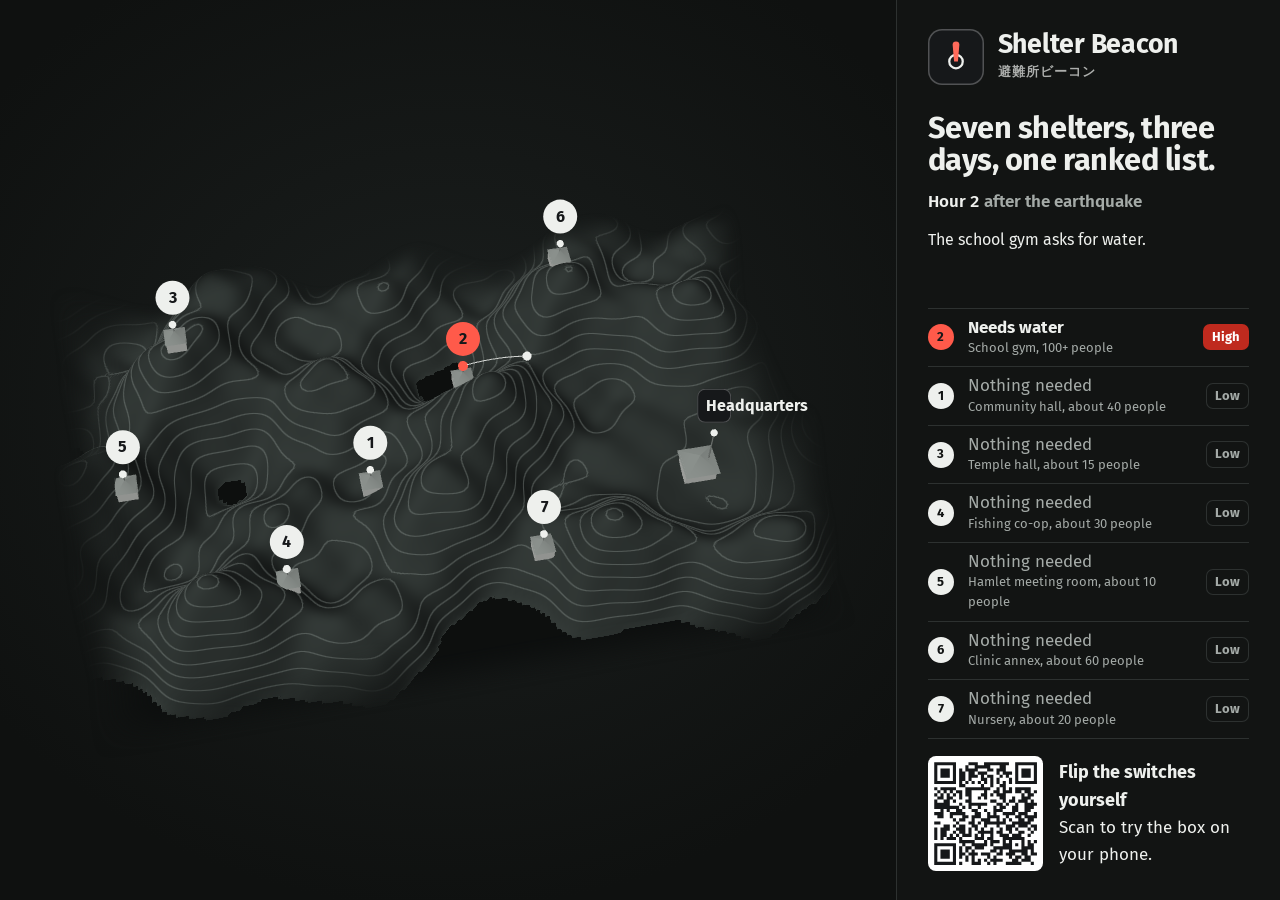
<file: expo.html>
<!doctype html>
<html lang="en">
<head>
<meta charset="utf-8">
<meta name="robots" content="noindex">
<meta name="viewport" content="width=device-width, initial-scale=1, viewport-fit=cover">
<title>Shelter Beacon: Expo</title>
<meta name="description" content="Shelter Beacon, full screen for a booth display.">
<meta property="og:title" content="Shelter Beacon: Expo">
<meta property="og:description" content="Shelter Beacon, full screen for a booth display.">
<meta property="og:image" content="https://cale-star.github.io/shelter-beacon-demo/assets/img/og.png">
<meta property="og:image:width" content="1200"><meta property="og:image:height" content="630">
<meta property="og:url" content="https://cale-star.github.io/shelter-beacon-demo/expo.html">
<meta property="og:type" content="website">
<meta name="twitter:card" content="summary_large_image">
<link rel="apple-touch-icon" href="assets/img/apple-touch-icon.png">
<meta name="theme-color" content="#f2f4f1" media="(prefers-color-scheme: light)">
<meta name="theme-color" content="#111312" media="(prefers-color-scheme: dark)">
<link rel="icon" href="assets/img/favicon.svg">
<link rel="stylesheet" href="assets/site.css">
<script type="importmap">{"imports": {"three": "./assets/vendor/three.module.min.js", "three/addons/": "./assets/vendor/"}}</script>
</head>
<body class="bare">

<main id="main">
<div class="expo dark">
  <div class="expo-stage" id="valleyStage"><p class="fallback" hidden>This screen needs WebGL.</p></div>
  <aside class="expo-side">
    <div class="sheet-logo"><span class="logo-plate big"><svg class="mark" viewBox="0 0 16 30" aria-hidden="true"><circle cx="8" cy="19" r="6" fill="none" stroke="#eef0ed" stroke-width="2"/><path d="M6.3 19 5 4.2a3 3 0 0 1 6 0L9.7 19z" fill="#ff6a5b"/></svg></span><div><b>Shelter Beacon</b><span lang="ja">避難所ビーコン</span></div></div>
    <h1>Seven shelters, three days, one ranked list.</h1>
    <p class="expo-hour"><span id="vHour">Hour 0</span> after the earthquake</p>
    <p class="expo-say" id="vSay" aria-live="polite"></p>
    <ol class="v-list" id="vList"></ol>
    <div class="expo-qr"><svg class="qr" viewBox="-2 -2 37 37" role="img" aria-label="QR code for https://cale-star.github.io/shelter-beacon-demo/"><rect x="-2" y="-2" width="37" height="37" fill="#fff"/><path d="M0 0h1v1h-1zM1 0h1v1h-1zM2 0h1v1h-1zM3 0h1v1h-1zM4 0h1v1h-1zM5 0h1v1h-1zM6 0h1v1h-1zM11 0h1v1h-1zM12 0h1v1h-1zM13 0h1v1h-1zM16 0h1v1h-1zM17 0h1v1h-1zM18 0h1v1h-1zM19 0h1v1h-1zM20 0h1v1h-1zM21 0h1v1h-1zM22 0h1v1h-1zM23 0h1v1h-1zM26 0h1v1h-1zM27 0h1v1h-1zM28 0h1v1h-1zM29 0h1v1h-1zM30 0h1v1h-1zM31 0h1v1h-1zM32 0h1v1h-1zM0 1h1v1h-1zM6 1h1v1h-1zM10 1h1v1h-1zM13 1h1v1h-1zM14 1h1v1h-1zM15 1h1v1h-1zM16 1h1v1h-1zM17 1h1v1h-1zM21 1h1v1h-1zM22 1h1v1h-1zM26 1h1v1h-1zM32 1h1v1h-1zM0 2h1v1h-1zM2 2h1v1h-1zM3 2h1v1h-1zM4 2h1v1h-1zM6 2h1v1h-1zM8 2h1v1h-1zM10 2h1v1h-1zM11 2h1v1h-1zM12 2h1v1h-1zM13 2h1v1h-1zM17 2h1v1h-1zM18 2h1v1h-1zM20 2h1v1h-1zM21 2h1v1h-1zM22 2h1v1h-1zM26 2h1v1h-1zM28 2h1v1h-1zM29 2h1v1h-1zM30 2h1v1h-1zM32 2h1v1h-1zM0 3h1v1h-1zM2 3h1v1h-1zM3 3h1v1h-1zM4 3h1v1h-1zM6 3h1v1h-1zM8 3h1v1h-1zM9 3h1v1h-1zM11 3h1v1h-1zM12 3h1v1h-1zM14 3h1v1h-1zM15 3h1v1h-1zM16 3h1v1h-1zM20 3h1v1h-1zM22 3h1v1h-1zM23 3h1v1h-1zM24 3h1v1h-1zM26 3h1v1h-1zM28 3h1v1h-1zM29 3h1v1h-1zM30 3h1v1h-1zM32 3h1v1h-1zM0 4h1v1h-1zM2 4h1v1h-1zM3 4h1v1h-1zM4 4h1v1h-1zM6 4h1v1h-1zM8 4h1v1h-1zM9 4h1v1h-1zM11 4h1v1h-1zM12 4h1v1h-1zM13 4h1v1h-1zM15 4h1v1h-1zM17 4h1v1h-1zM18 4h1v1h-1zM21 4h1v1h-1zM23 4h1v1h-1zM26 4h1v1h-1zM28 4h1v1h-1zM29 4h1v1h-1zM30 4h1v1h-1zM32 4h1v1h-1zM0 5h1v1h-1zM6 5h1v1h-1zM8 5h1v1h-1zM9 5h1v1h-1zM11 5h1v1h-1zM15 5h1v1h-1zM16 5h1v1h-1zM18 5h1v1h-1zM20 5h1v1h-1zM24 5h1v1h-1zM26 5h1v1h-1zM32 5h1v1h-1zM0 6h1v1h-1zM1 6h1v1h-1zM2 6h1v1h-1zM3 6h1v1h-1zM4 6h1v1h-1zM5 6h1v1h-1zM6 6h1v1h-1zM8 6h1v1h-1zM10 6h1v1h-1zM12 6h1v1h-1zM14 6h1v1h-1zM16 6h1v1h-1zM18 6h1v1h-1zM20 6h1v1h-1zM22 6h1v1h-1zM24 6h1v1h-1zM26 6h1v1h-1zM27 6h1v1h-1zM28 6h1v1h-1zM29 6h1v1h-1zM30 6h1v1h-1zM31 6h1v1h-1zM32 6h1v1h-1zM8 7h1v1h-1zM9 7h1v1h-1zM15 7h1v1h-1zM18 7h1v1h-1zM21 7h1v1h-1zM22 7h1v1h-1zM0 8h1v1h-1zM2 8h1v1h-1zM3 8h1v1h-1zM4 8h1v1h-1zM5 8h1v1h-1zM6 8h1v1h-1zM10 8h1v1h-1zM11 8h1v1h-1zM12 8h1v1h-1zM13 8h1v1h-1zM14 8h1v1h-1zM15 8h1v1h-1zM16 8h1v1h-1zM17 8h1v1h-1zM20 8h1v1h-1zM22 8h1v1h-1zM24 8h1v1h-1zM26 8h1v1h-1zM27 8h1v1h-1zM28 8h1v1h-1zM29 8h1v1h-1zM30 8h1v1h-1zM1 9h1v1h-1zM3 9h1v1h-1zM5 9h1v1h-1zM7 9h1v1h-1zM8 9h1v1h-1zM10 9h1v1h-1zM11 9h1v1h-1zM16 9h1v1h-1zM19 9h1v1h-1zM20 9h1v1h-1zM22 9h1v1h-1zM23 9h1v1h-1zM24 9h1v1h-1zM26 9h1v1h-1zM27 9h1v1h-1zM29 9h1v1h-1zM30 9h1v1h-1zM32 9h1v1h-1zM0 10h1v1h-1zM2 10h1v1h-1zM4 10h1v1h-1zM6 10h1v1h-1zM8 10h1v1h-1zM10 10h1v1h-1zM11 10h1v1h-1zM15 10h1v1h-1zM16 10h1v1h-1zM18 10h1v1h-1zM20 10h1v1h-1zM21 10h1v1h-1zM22 10h1v1h-1zM28 10h1v1h-1zM30 10h1v1h-1zM31 10h1v1h-1zM1 11h1v1h-1zM2 11h1v1h-1zM4 11h1v1h-1zM5 11h1v1h-1zM8 11h1v1h-1zM11 11h1v1h-1zM14 11h1v1h-1zM16 11h1v1h-1zM21 11h1v1h-1zM22 11h1v1h-1zM25 11h1v1h-1zM28 11h1v1h-1zM29 11h1v1h-1zM30 11h1v1h-1zM0 12h1v1h-1zM3 12h1v1h-1zM4 12h1v1h-1zM6 12h1v1h-1zM10 12h1v1h-1zM11 12h1v1h-1zM18 12h1v1h-1zM19 12h1v1h-1zM22 12h1v1h-1zM24 12h1v1h-1zM25 12h1v1h-1zM27 12h1v1h-1zM28 12h1v1h-1zM29 12h1v1h-1zM31 12h1v1h-1zM0 13h1v1h-1zM1 13h1v1h-1zM2 13h1v1h-1zM3 13h1v1h-1zM4 13h1v1h-1zM8 13h1v1h-1zM11 13h1v1h-1zM12 13h1v1h-1zM13 13h1v1h-1zM14 13h1v1h-1zM15 13h1v1h-1zM16 13h1v1h-1zM20 13h1v1h-1zM21 13h1v1h-1zM23 13h1v1h-1zM26 13h1v1h-1zM29 13h1v1h-1zM30 13h1v1h-1zM31 13h1v1h-1zM32 13h1v1h-1zM0 14h1v1h-1zM1 14h1v1h-1zM2 14h1v1h-1zM3 14h1v1h-1zM4 14h1v1h-1zM5 14h1v1h-1zM6 14h1v1h-1zM7 14h1v1h-1zM9 14h1v1h-1zM11 14h1v1h-1zM14 14h1v1h-1zM19 14h1v1h-1zM21 14h1v1h-1zM22 14h1v1h-1zM25 14h1v1h-1zM26 14h1v1h-1zM29 14h1v1h-1zM30 14h1v1h-1zM31 14h1v1h-1zM2 15h1v1h-1zM4 15h1v1h-1zM7 15h1v1h-1zM8 15h1v1h-1zM12 15h1v1h-1zM13 15h1v1h-1zM16 15h1v1h-1zM19 15h1v1h-1zM20 15h1v1h-1zM21 15h1v1h-1zM25 15h1v1h-1zM26 15h1v1h-1zM29 15h1v1h-1zM30 15h1v1h-1zM0 16h1v1h-1zM1 16h1v1h-1zM2 16h1v1h-1zM5 16h1v1h-1zM6 16h1v1h-1zM7 16h1v1h-1zM8 16h1v1h-1zM9 16h1v1h-1zM13 16h1v1h-1zM14 16h1v1h-1zM17 16h1v1h-1zM19 16h1v1h-1zM22 16h1v1h-1zM23 16h1v1h-1zM24 16h1v1h-1zM25 16h1v1h-1zM27 16h1v1h-1zM28 16h1v1h-1zM29 16h1v1h-1zM32 16h1v1h-1zM1 17h1v1h-1zM2 17h1v1h-1zM5 17h1v1h-1zM9 17h1v1h-1zM10 17h1v1h-1zM12 17h1v1h-1zM13 17h1v1h-1zM14 17h1v1h-1zM17 17h1v1h-1zM18 17h1v1h-1zM19 17h1v1h-1zM20 17h1v1h-1zM23 17h1v1h-1zM26 17h1v1h-1zM27 17h1v1h-1zM29 17h1v1h-1zM30 17h1v1h-1zM31 17h1v1h-1zM32 17h1v1h-1zM6 18h1v1h-1zM8 18h1v1h-1zM9 18h1v1h-1zM12 18h1v1h-1zM15 18h1v1h-1zM16 18h1v1h-1zM17 18h1v1h-1zM20 18h1v1h-1zM22 18h1v1h-1zM24 18h1v1h-1zM27 18h1v1h-1zM28 18h1v1h-1zM30 18h1v1h-1zM31 18h1v1h-1zM0 19h1v1h-1zM1 19h1v1h-1zM7 19h1v1h-1zM11 19h1v1h-1zM12 19h1v1h-1zM14 19h1v1h-1zM16 19h1v1h-1zM17 19h1v1h-1zM18 19h1v1h-1zM19 19h1v1h-1zM20 19h1v1h-1zM21 19h1v1h-1zM22 19h1v1h-1zM25 19h1v1h-1zM26 19h1v1h-1zM27 19h1v1h-1zM28 19h1v1h-1zM29 19h1v1h-1zM30 19h1v1h-1zM3 20h1v1h-1zM4 20h1v1h-1zM6 20h1v1h-1zM8 20h1v1h-1zM9 20h1v1h-1zM12 20h1v1h-1zM13 20h1v1h-1zM16 20h1v1h-1zM20 20h1v1h-1zM23 20h1v1h-1zM24 20h1v1h-1zM25 20h1v1h-1zM27 20h1v1h-1zM28 20h1v1h-1zM29 20h1v1h-1zM31 20h1v1h-1zM32 20h1v1h-1zM0 21h1v1h-1zM2 21h1v1h-1zM3 21h1v1h-1zM4 21h1v1h-1zM7 21h1v1h-1zM8 21h1v1h-1zM9 21h1v1h-1zM11 21h1v1h-1zM13 21h1v1h-1zM15 21h1v1h-1zM18 21h1v1h-1zM21 21h1v1h-1zM23 21h1v1h-1zM24 21h1v1h-1zM26 21h1v1h-1zM30 21h1v1h-1zM32 21h1v1h-1zM0 22h1v1h-1zM2 22h1v1h-1zM3 22h1v1h-1zM6 22h1v1h-1zM8 22h1v1h-1zM9 22h1v1h-1zM11 22h1v1h-1zM14 22h1v1h-1zM15 22h1v1h-1zM16 22h1v1h-1zM17 22h1v1h-1zM18 22h1v1h-1zM20 22h1v1h-1zM21 22h1v1h-1zM24 22h1v1h-1zM27 22h1v1h-1zM28 22h1v1h-1zM31 22h1v1h-1zM0 23h1v1h-1zM2 23h1v1h-1zM3 23h1v1h-1zM5 23h1v1h-1zM7 23h1v1h-1zM9 23h1v1h-1zM10 23h1v1h-1zM11 23h1v1h-1zM13 23h1v1h-1zM15 23h1v1h-1zM18 23h1v1h-1zM21 23h1v1h-1zM22 23h1v1h-1zM23 23h1v1h-1zM25 23h1v1h-1zM26 23h1v1h-1zM27 23h1v1h-1zM30 23h1v1h-1zM0 24h1v1h-1zM2 24h1v1h-1zM4 24h1v1h-1zM5 24h1v1h-1zM6 24h1v1h-1zM8 24h1v1h-1zM13 24h1v1h-1zM14 24h1v1h-1zM15 24h1v1h-1zM17 24h1v1h-1zM18 24h1v1h-1zM22 24h1v1h-1zM23 24h1v1h-1zM24 24h1v1h-1zM25 24h1v1h-1zM26 24h1v1h-1zM27 24h1v1h-1zM28 24h1v1h-1zM8 25h1v1h-1zM9 25h1v1h-1zM10 25h1v1h-1zM11 25h1v1h-1zM12 25h1v1h-1zM16 25h1v1h-1zM18 25h1v1h-1zM19 25h1v1h-1zM20 25h1v1h-1zM22 25h1v1h-1zM24 25h1v1h-1zM28 25h1v1h-1zM30 25h1v1h-1zM32 25h1v1h-1zM0 26h1v1h-1zM1 26h1v1h-1zM2 26h1v1h-1zM3 26h1v1h-1zM4 26h1v1h-1zM5 26h1v1h-1zM6 26h1v1h-1zM9 26h1v1h-1zM12 26h1v1h-1zM13 26h1v1h-1zM14 26h1v1h-1zM15 26h1v1h-1zM16 26h1v1h-1zM18 26h1v1h-1zM22 26h1v1h-1zM23 26h1v1h-1zM24 26h1v1h-1zM26 26h1v1h-1zM28 26h1v1h-1zM30 26h1v1h-1zM31 26h1v1h-1zM0 27h1v1h-1zM6 27h1v1h-1zM8 27h1v1h-1zM10 27h1v1h-1zM11 27h1v1h-1zM13 27h1v1h-1zM14 27h1v1h-1zM15 27h1v1h-1zM19 27h1v1h-1zM20 27h1v1h-1zM21 27h1v1h-1zM22 27h1v1h-1zM23 27h1v1h-1zM24 27h1v1h-1zM28 27h1v1h-1zM29 27h1v1h-1zM30 27h1v1h-1zM31 27h1v1h-1zM0 28h1v1h-1zM2 28h1v1h-1zM3 28h1v1h-1zM4 28h1v1h-1zM6 28h1v1h-1zM8 28h1v1h-1zM10 28h1v1h-1zM12 28h1v1h-1zM18 28h1v1h-1zM19 28h1v1h-1zM21 28h1v1h-1zM24 28h1v1h-1zM25 28h1v1h-1zM26 28h1v1h-1zM27 28h1v1h-1zM28 28h1v1h-1zM29 28h1v1h-1zM31 28h1v1h-1zM0 29h1v1h-1zM2 29h1v1h-1zM3 29h1v1h-1zM4 29h1v1h-1zM6 29h1v1h-1zM8 29h1v1h-1zM9 29h1v1h-1zM11 29h1v1h-1zM12 29h1v1h-1zM13 29h1v1h-1zM15 29h1v1h-1zM16 29h1v1h-1zM17 29h1v1h-1zM20 29h1v1h-1zM21 29h1v1h-1zM23 29h1v1h-1zM24 29h1v1h-1zM25 29h1v1h-1zM28 29h1v1h-1zM29 29h1v1h-1zM31 29h1v1h-1zM32 29h1v1h-1zM0 30h1v1h-1zM2 30h1v1h-1zM3 30h1v1h-1zM4 30h1v1h-1zM6 30h1v1h-1zM8 30h1v1h-1zM10 30h1v1h-1zM12 30h1v1h-1zM17 30h1v1h-1zM19 30h1v1h-1zM24 30h1v1h-1zM26 30h1v1h-1zM27 30h1v1h-1zM29 30h1v1h-1zM30 30h1v1h-1zM0 31h1v1h-1zM6 31h1v1h-1zM10 31h1v1h-1zM12 31h1v1h-1zM14 31h1v1h-1zM16 31h1v1h-1zM18 31h1v1h-1zM19 31h1v1h-1zM20 31h1v1h-1zM21 31h1v1h-1zM25 31h1v1h-1zM26 31h1v1h-1zM28 31h1v1h-1zM29 31h1v1h-1zM30 31h1v1h-1zM0 32h1v1h-1zM1 32h1v1h-1zM2 32h1v1h-1zM3 32h1v1h-1zM4 32h1v1h-1zM5 32h1v1h-1zM6 32h1v1h-1zM8 32h1v1h-1zM12 32h1v1h-1zM13 32h1v1h-1zM14 32h1v1h-1zM17 32h1v1h-1zM19 32h1v1h-1zM23 32h1v1h-1zM24 32h1v1h-1zM25 32h1v1h-1zM26 32h1v1h-1zM27 32h1v1h-1zM31 32h1v1h-1z" fill="#16181a"/></svg><p><b>Flip the switches yourself</b>Scan to try the box on your phone.</p></div>
  </aside>
</div>

</main>

<script type="module" src="assets/js/expo.js"></script>
</body>
</html>
</file>
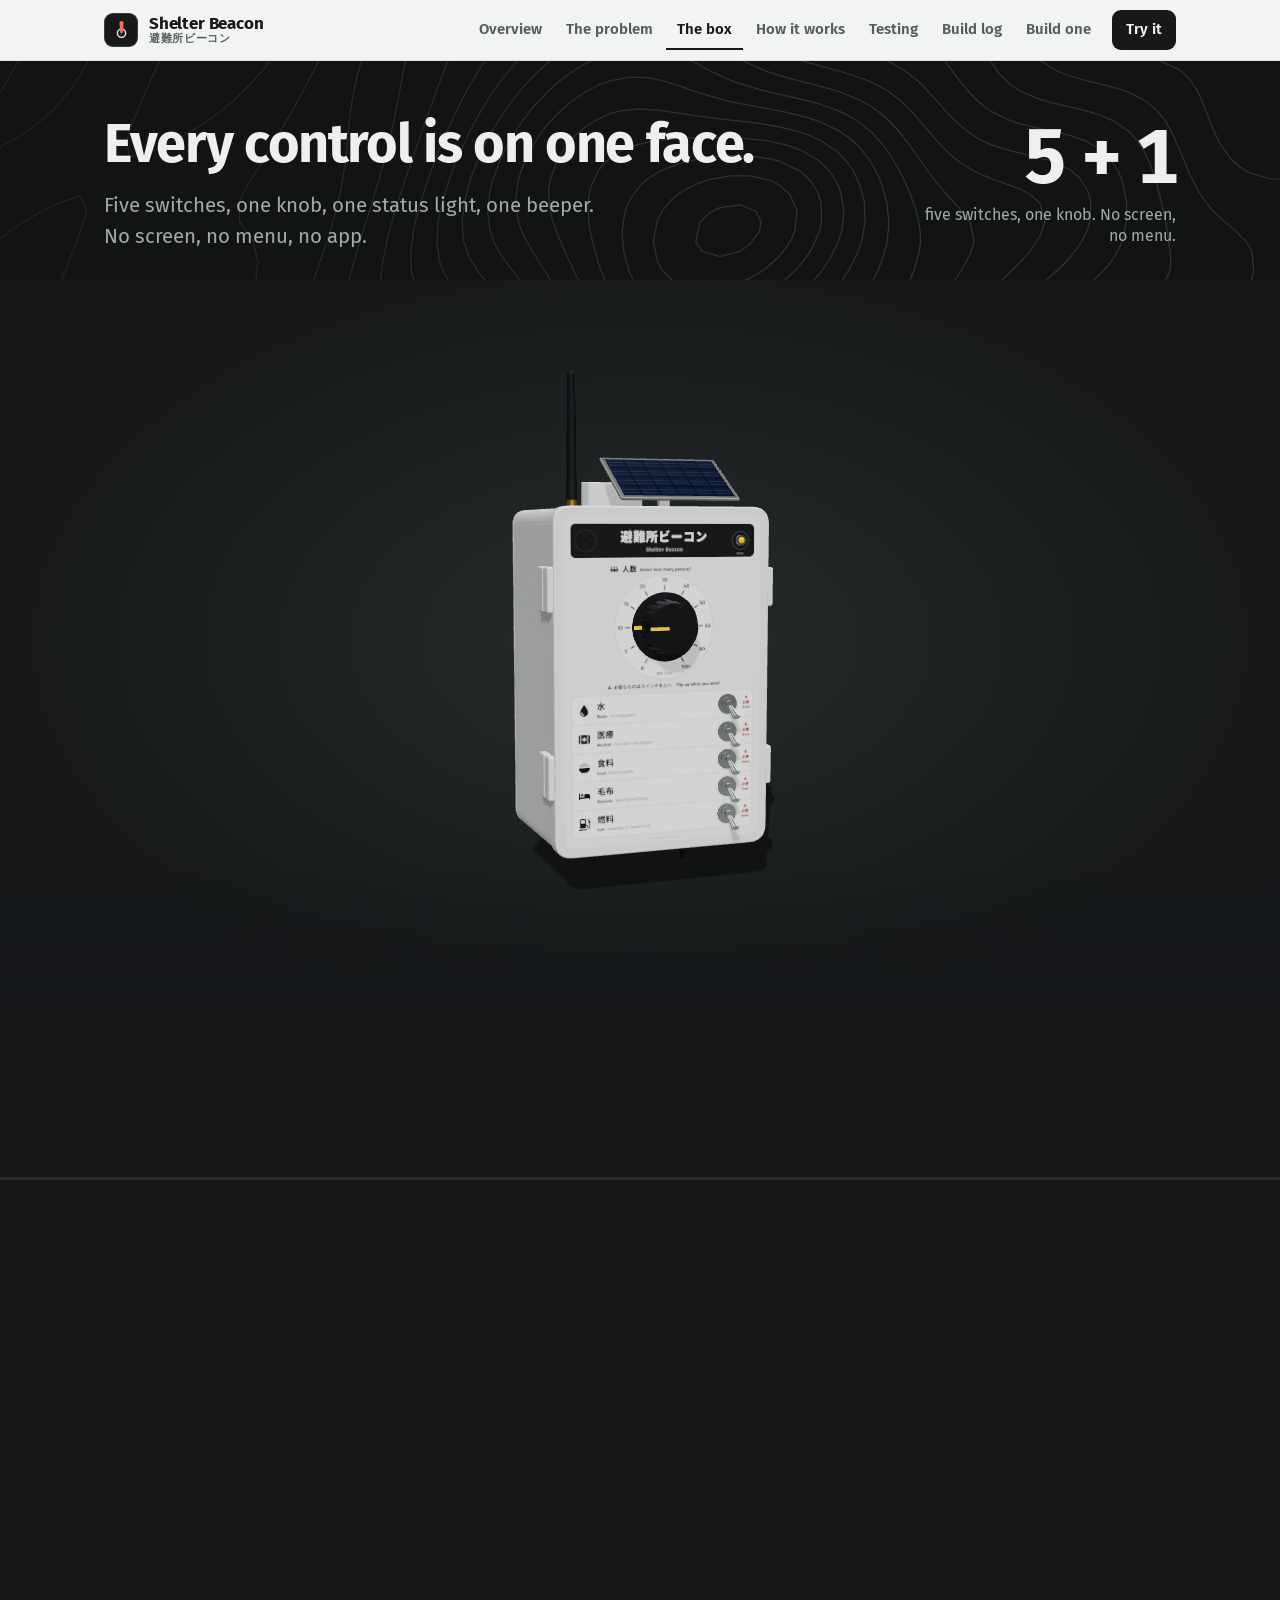
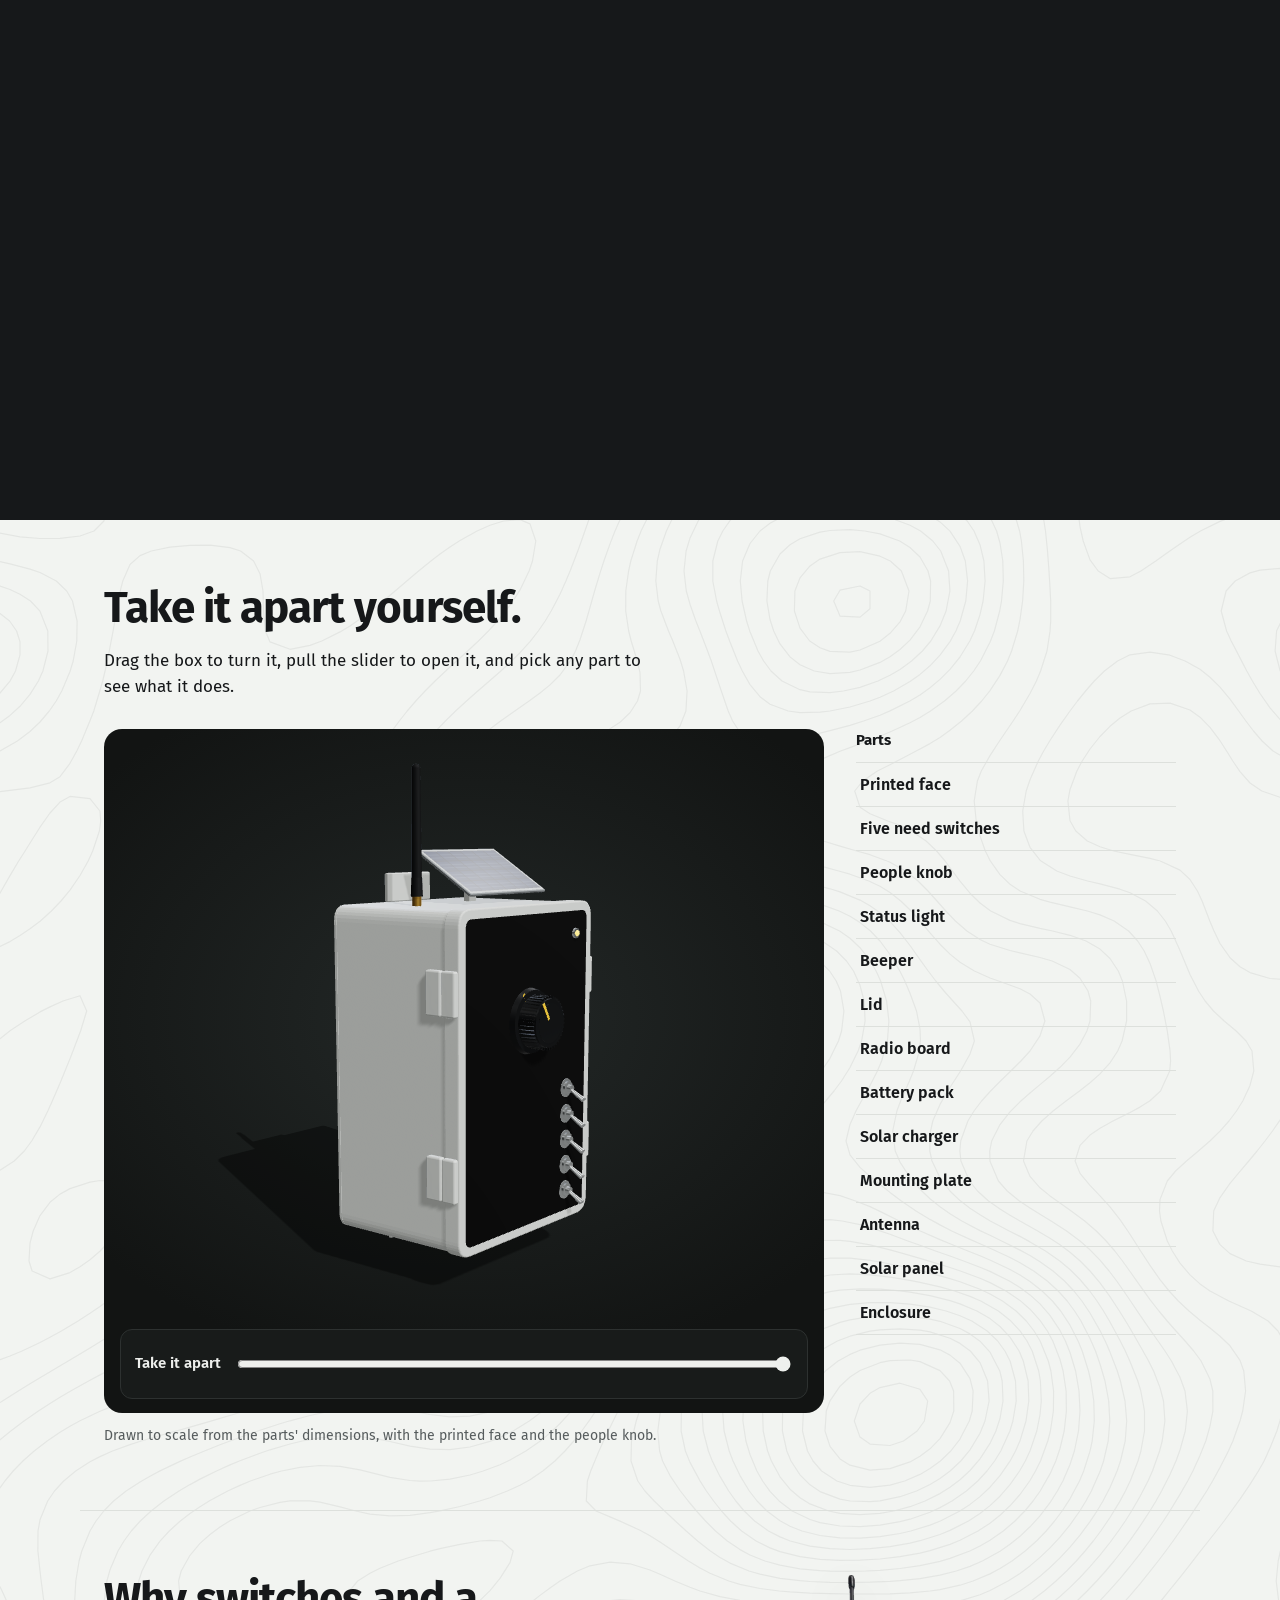
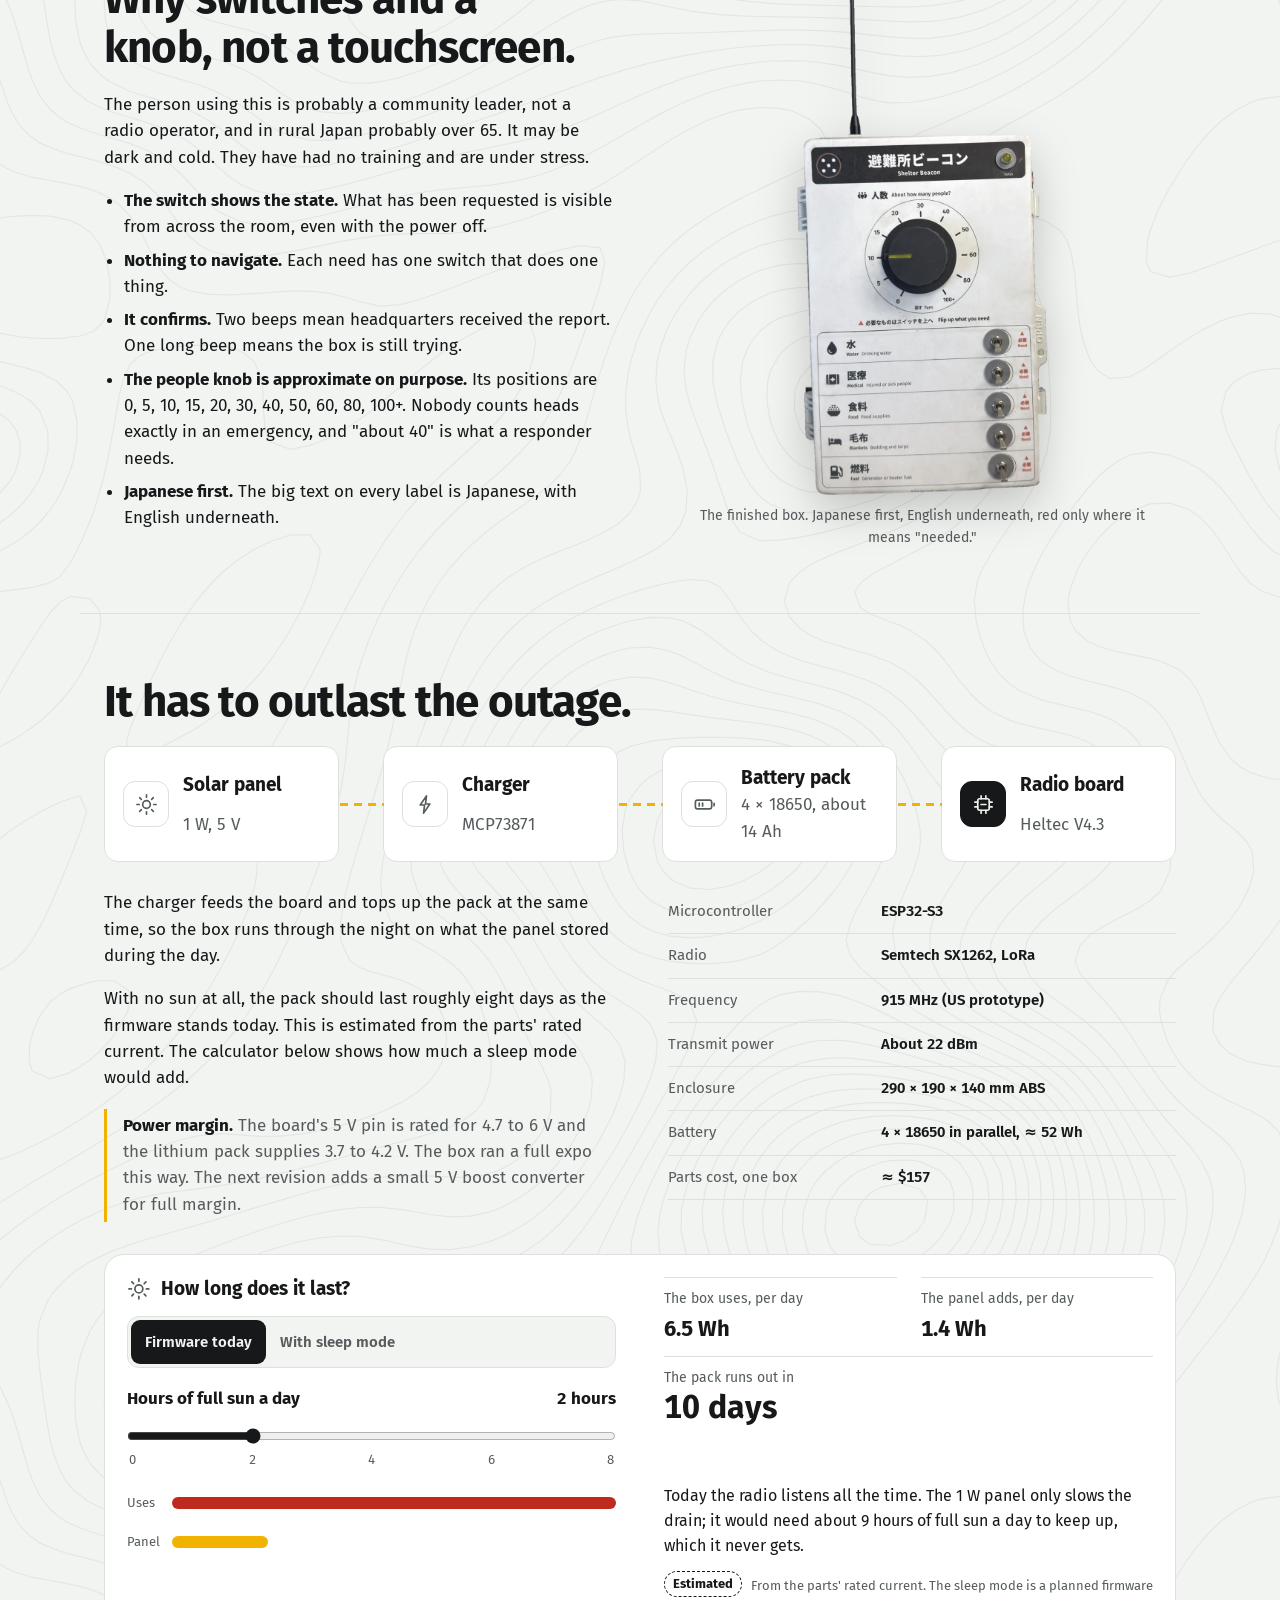
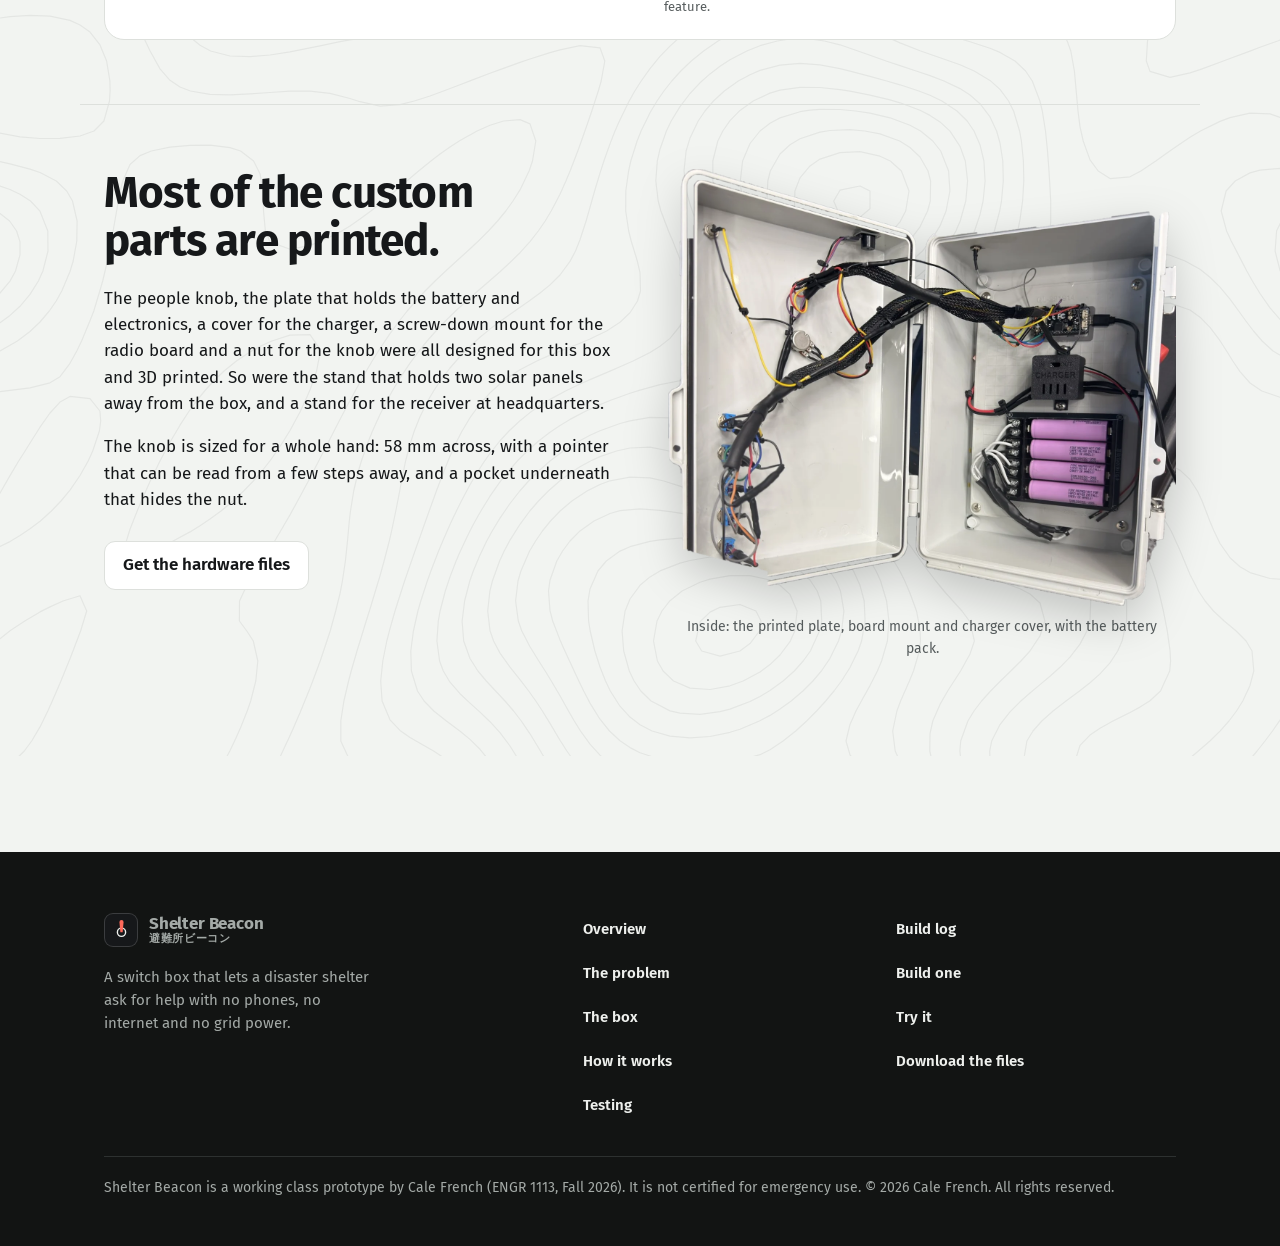
<file: hardware.html>
<!doctype html>
<html lang="en">
<head>
<meta charset="utf-8">
<meta name="viewport" content="width=device-width, initial-scale=1, viewport-fit=cover">
<title>Shelter Beacon: The box</title>
<meta name="description" content="An interactive exploded view of the Shelter Beacon box: every part, what it does and why it is there.">
<meta property="og:title" content="Shelter Beacon: The box">
<meta property="og:description" content="An interactive exploded view of the Shelter Beacon box: every part, what it does and why it is there.">
<meta property="og:image" content="https://cale-star.github.io/shelter-beacon-demo/assets/img/og.png">
<meta property="og:image:width" content="1200"><meta property="og:image:height" content="630">
<meta property="og:url" content="https://cale-star.github.io/shelter-beacon-demo/hardware.html">
<meta property="og:type" content="website">
<meta name="twitter:card" content="summary_large_image">
<link rel="apple-touch-icon" href="assets/img/apple-touch-icon.png">
<meta name="theme-color" content="#f2f4f1" media="(prefers-color-scheme: light)">
<meta name="theme-color" content="#111312" media="(prefers-color-scheme: dark)">
<link rel="icon" href="assets/img/favicon.svg">
<link rel="stylesheet" href="assets/site.css">
<script type="importmap">{"imports": {"three": "./assets/vendor/three.module.min.js", "three/addons/": "./assets/vendor/"}}</script>
</head>
<body>
<a class="skip" href="#main">Skip to content</a>
<header class="nav" id="nav"><div class="wrap"><a class="brand" href="./" aria-label="Shelter Beacon, home"><span class="logo-plate"><svg class="mark" viewBox="0 0 16 30" aria-hidden="true"><circle cx="8" cy="19" r="6" fill="none" stroke="#eef0ed" stroke-width="2"/><path d="M6.3 19 5 4.2a3 3 0 0 1 6 0L9.7 19z" fill="#ff6a5b"/></svg></span><span class="logo-words"><b>Shelter Beacon</b><span class="jp" lang="ja" aria-hidden="true">避難所ビーコン</span></span></a><button class="nav-toggle quiet" id="navToggle" aria-expanded="false" aria-controls="navList">Menu</button><ul id="navList"><li><a href="./">Overview</a></li><li><a href="problem.html">The problem</a></li><li><a href="hardware.html" aria-current=page>The box</a></li><li><a href="system.html">How it works</a></li><li><a href="testing.html">Testing</a></li><li><a href="buildlog.html">Build log</a></li><li><a href="build.html">Build one</a></li><li><a href="demo.html" class=cta>Try it</a></li></ul></div></header>
<main id="main">
<div class="page-head dark"><div class="head-art" aria-hidden="true"><div class="topo" aria-hidden="true"></div><svg class="beacon" viewBox="0 0 200 200" fill="none" stroke-linecap="round"><path class="arc a3" d="M52 62a68 68 0 0 1 96 0" stroke="currentColor" stroke-width="3"/><path class="arc a2" d="M66 78a48 48 0 0 1 68 0" stroke="currentColor" stroke-width="3"/><path class="arc a1" d="M80 94a28 28 0 0 1 40 0" stroke="currentColor" stroke-width="3"/><circle cx="100" cy="150" r="20" stroke="currentColor" stroke-width="6"/><path d="M94.5 150 90 108a10 10 0 0 1 20 0l-4.500 42z" fill="#ff6a5b"/></svg></div><div class="wrap">
  <h1 class="display">Every control is on one face.</h1>
  <p class="lede">Five switches, one knob, one status light, one beeper. No screen, no menu, no app.</p>
  <p class="head-fig"><b>5 + 1</b><span>five switches, one knob. No screen, no menu.</span></p>
</div></div>

<section class="story" id="story" aria-label="The box, step by step">
  <div class="story-pin">
    <div class="story-stage" id="storyStage" aria-hidden="true"></div>
    <ol class="story-caps" id="storyCaps">
      <li><b>One box on the wall.</b><span>Solar-charged, and in place before it is needed.</span></li>
      <li><b>Five switches. One for each need.</b><span>Water, medical, food, blankets, fuel. Up means needed.</span></li>
      <li><b>One knob for how many people.</b><span>Eleven positions, from nobody to 100 or more.</span></li>
      <li><b>It confirms.</b><span>The status light glows and the box beeps twice when headquarters has the report.</span></li>
      <li><b>Inside: a radio, a battery and a charger.</b><span>Thirteen parts in all, and no screen.</span></li>
      <li><b>Powered by the sun.</b><span>A 1 W panel charges four 18650 cells, about 52 Wh.</span></li>
    </ol>
    <div class="story-bar" aria-hidden="true"><i id="storyBar"></i></div>
  </div>
</section>

<section class="block"><div class="wrap">
  <h2 class="say">Take it apart yourself.</h2>
  <p class="prose" style="margin:16px 0 24px">Drag the box to turn it, pull the slider to open it, and pick any part to see what it does.</p>
  <div class="explore">
    <div class="stage3d dark" id="stage">
      <p class="fallback" hidden>The 3D view needs WebGL. The parts are listed beside it.</p>
      <div class="labels" id="labels"></div>
      <div class="explode-ctl"><label for="explode">Take it apart</label><input id="explode" type="range" min="0" max="100" value="0" aria-label="Exploded view amount"></div>
    </div>
    <div>
      <h2 style="font-size:.9375rem;font-weight:700;margin-bottom:10px">Parts</h2>
      <ul class="part-list" id="partList"></ul>
    </div>
  </div>
  <p class="small" style="margin-top:12px">Drawn to scale from the parts' dimensions, with the printed face and the people knob.</p>
</div></section>

<section class="block"><div class="wrap split">
  <div>
    <h2 class="say">Why switches and a knob, not a touchscreen.</h2>
    <div class="prose" style="margin-top:20px">
      <p>The person using this is probably a community leader, not a radio operator, and in rural Japan probably over 65. It may be dark and cold. They have had no training and are under stress.</p>
      <ul>
        <li><b>The switch shows the state.</b> What has been requested is visible from across the room, even with the power off.</li>
        <li><b>Nothing to navigate.</b> Each need has one switch that does one thing.</li>
        <li><b>It confirms.</b> Two beeps mean headquarters received the report. One long beep means the box is still trying.</li>
        <li><b>The people knob is approximate on purpose.</b> Its positions are 0, 5, 10, 15, 20, 30, 40, 50, 60, 80, 100+. Nobody counts heads exactly in an emergency, and "about 40" is what a responder needs.</li>
        <li><b>Japanese first.</b> The big text on every label is Japanese, with English underneath.</li>
      </ul>
    </div>
  </div>
  <figure>
    <img class="cutout" src="assets/img/box_face.webp" alt="The finished Shelter Beacon box: a black title bar, the people knob set to 10, and five need switches, with its antenna on top." width="674" height="1400" loading="lazy">
    <figcaption>The finished box. Japanese first, English underneath, red only where it means "needed."</figcaption>
  </figure>
</div></section>

<section class="block"><div class="wrap">
  <h2 class="say">It has to outlast the outage.</h2>
  <ol class="flow" aria-label="Power path" data-reveal>
    <li><span class="tile"><svg class="i" viewBox="0 0 24 24" fill="none" stroke="currentColor" stroke-width="1.75" stroke-linecap="round" stroke-linejoin="round" aria-hidden="true"><circle cx="12" cy="12" r="4"/><path d="M12 2v2.4M12 19.6V22M2 12h2.4M19.6 12H22M4.9 4.9l1.7 1.7M17.4 17.4l1.7 1.7M4.9 19.1l1.7-1.7M17.4 6.6l1.7-1.7"/></svg></span><b>Solar panel</b><span>1 W, 5 V</span></li>
    <li><span class="tile"><svg class="i" viewBox="0 0 24 24" fill="none" stroke="currentColor" stroke-width="1.75" stroke-linecap="round" stroke-linejoin="round" aria-hidden="true"><path d="M13 3 6.5 12.5H11l-1 8.5 6.5-9.5H12z"/></svg></span><b>Charger</b><span>MCP73871</span></li>
    <li><span class="tile"><svg class="i" viewBox="0 0 24 24" fill="none" stroke="currentColor" stroke-width="1.75" stroke-linecap="round" stroke-linejoin="round" aria-hidden="true"><rect x="2.5" y="7.5" width="17" height="9" rx="2.2"/><path d="M22 10.8v2.4M6.5 10.5v3M10 10.5v3"/></svg></span><b>Battery pack</b><span>4 × 18650, about 14 Ah</span></li>
    <li><span class="tile on"><svg class="i" viewBox="0 0 24 24" fill="none" stroke="currentColor" stroke-width="1.75" stroke-linecap="round" stroke-linejoin="round" aria-hidden="true"><rect x="6" y="6" width="12" height="12" rx="2"/><path d="M9.5 3v3M14.5 3v3M9.5 18v3M14.5 18v3M3 9.5h3M3 14.5h3M18 9.5h3M18 14.5h3"/><path d="M9.5 12h5"/></svg></span><b>Radio board</b><span>Heltec V4.3</span></li>
  </ol>
  <div class="split" style="margin-top:28px">
    <div class="prose">
      <p>The charger feeds the board and tops up the pack at the same time, so the box runs through the night on what the panel stored during the day.</p>
      <p>With no sun at all, the pack should last roughly eight days as the firmware stands today. This is estimated from the parts' rated current. The calculator below shows how much a sleep mode would add.</p>
      <p class="note-box"><b>Power margin.</b> The board's 5 V pin is rated for 4.7 to 6 V and the lithium pack supplies 3.7 to 4.2 V. The box ran a full expo this way. The next revision adds a small 5 V boost converter for full margin.</p>
    </div>
    <table class="spec">
      <tbody>
        <tr><th>Microcontroller</th><td>ESP32-S3</td></tr>
        <tr><th>Radio</th><td>Semtech SX1262, LoRa</td></tr>
        <tr><th>Frequency</th><td>915 MHz (US prototype)</td></tr>
        <tr><th>Transmit power</th><td>About 22 dBm</td></tr>
        <tr><th>Enclosure</th><td>290 × 190 × 140 mm ABS</td></tr>
        <tr><th>Battery</th><td>4 × 18650 in parallel, ≈ 52 Wh</td></tr>
        <tr><th>Parts cost, one box</th><td>≈ $157</td></tr>
      </tbody>
    </table>
  </div>
  <div class="panel tool tool-wide" data-tool="power" style="margin-top:32px"><h3><svg class="i" viewBox="0 0 24 24" fill="none" stroke="currentColor" stroke-width="1.75" stroke-linecap="round" stroke-linejoin="round" aria-hidden="true"><circle cx="12" cy="12" r="4"/><path d="M12 2v2.4M12 19.6V22M2 12h2.4M19.6 12H22M4.9 4.9l1.7 1.7M17.4 17.4l1.7 1.7M4.9 19.1l1.7-1.7M17.4 6.6l1.7-1.7"/></svg>How long does it last?</h3></div>
</div></section>

<section class="block"><div class="wrap split">
  <div>
    <h2 class="say">Most of the custom parts are printed.</h2>
    <div class="prose" style="margin-top:20px">
      <p>The people knob, the plate that holds the battery and electronics, a cover for the charger, a screw-down mount for the radio board and a nut for the knob were all designed for this box and 3D printed. So were the stand that holds two solar panels away from the box, and a stand for the receiver at headquarters.</p>
      <p>The knob is sized for a whole hand: 58 mm across, with a pointer that can be read from a few steps away, and a pocket underneath that hides the nut.</p>
    </div>
    <div class="btn-row"><a class="btn" href="build.html#files">Get the hardware files</a></div>
  </div>
  <figure>
    <img class="cutout" src="assets/img/box_open.webp" alt="The finished box open: the lid with the switch and knob wiring in a braided loom, and the base with the radio board, the printed charger cover and the four-cell battery pack." width="1400" height="1206" loading="lazy">
    <figcaption>Inside: the printed plate, board mount and charger cover, with the battery pack.</figcaption>
  </figure>
</div></section>

</main>
<footer class="foot dark"><div class="wrap">
<div class="foot-brand"><a class="brand" href="./" aria-label="Shelter Beacon, home"><span class="logo-plate"><svg class="mark" viewBox="0 0 16 30" aria-hidden="true"><circle cx="8" cy="19" r="6" fill="none" stroke="#eef0ed" stroke-width="2"/><path d="M6.3 19 5 4.2a3 3 0 0 1 6 0L9.7 19z" fill="#ff6a5b"/></svg></span><span class="logo-words"><b>Shelter Beacon</b><span class="jp" lang="ja" aria-hidden="true">避難所ビーコン</span></span></a>
<p>A switch box that lets a disaster shelter ask for help with no phones, no internet and no grid power.</p></div>
<nav aria-label="Footer"><ul><li><a href="./">Overview</a></li><li><a href="problem.html">The problem</a></li><li><a href="hardware.html">The box</a></li><li><a href="system.html">How it works</a></li><li><a href="testing.html">Testing</a></li><li><a href="buildlog.html">Build log</a></li><li><a href="build.html">Build one</a></li><li><a href="demo.html">Try it</a></li>
<li><a href="build.html#files">Download the files</a></li></ul></nav>
<p class="legal">Shelter Beacon is a working class prototype by Cale French (ENGR 1113, Fall 2026). It is not certified for emergency use.
&copy; 2026 Cale French. All rights reserved.</p>
</div></footer><script>
(() => { const n = document.getElementById("nav"), b = document.getElementById("navToggle");
  b.onclick = () => { const o = n.classList.toggle("open"); b.setAttribute("aria-expanded", o); b.textContent = o ? "Close" : "Menu"; };
  addEventListener("beforeprint", () => document.querySelectorAll("details").forEach(d => d.open = true));
  // Graphics marked data-reveal play their entrance once, when they scroll into view.
  const rv = document.querySelectorAll("[data-reveal]");
  if ("IntersectionObserver" in window && !matchMedia("(prefers-reduced-motion: reduce)").matches) {
    rv.forEach(e => e.classList.add("pre"));
    const io = new IntersectionObserver(es => es.forEach(x => { if (x.isIntersecting) { x.target.classList.add("in"); io.unobserve(x.target); } }), { threshold: .35 });
    rv.forEach(e => io.observe(e));
  } })();
</script>
<script type="module" src="assets/js/story.js"></script>
<script type="module" src="assets/js/hardware.js"></script>
<script type="module" src="assets/js/tools.js"></script>
</body>
</html>
</file>
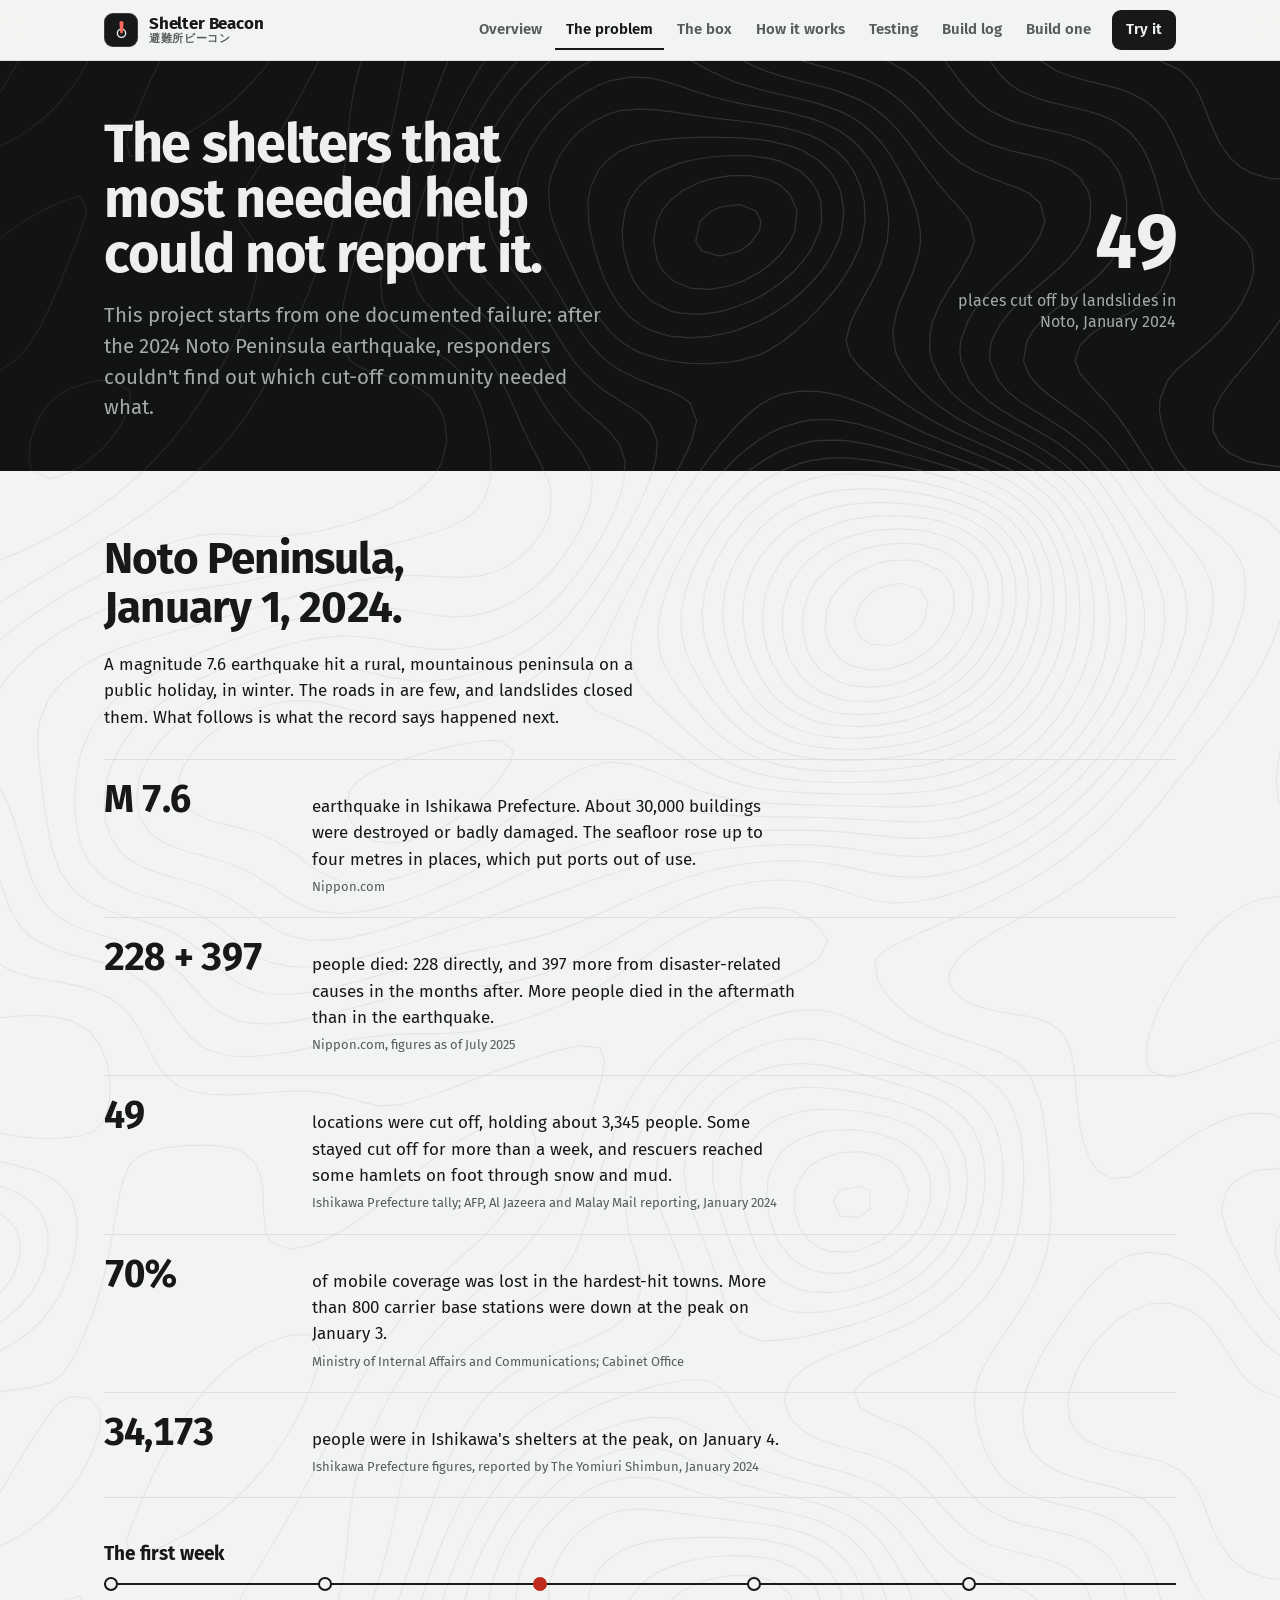
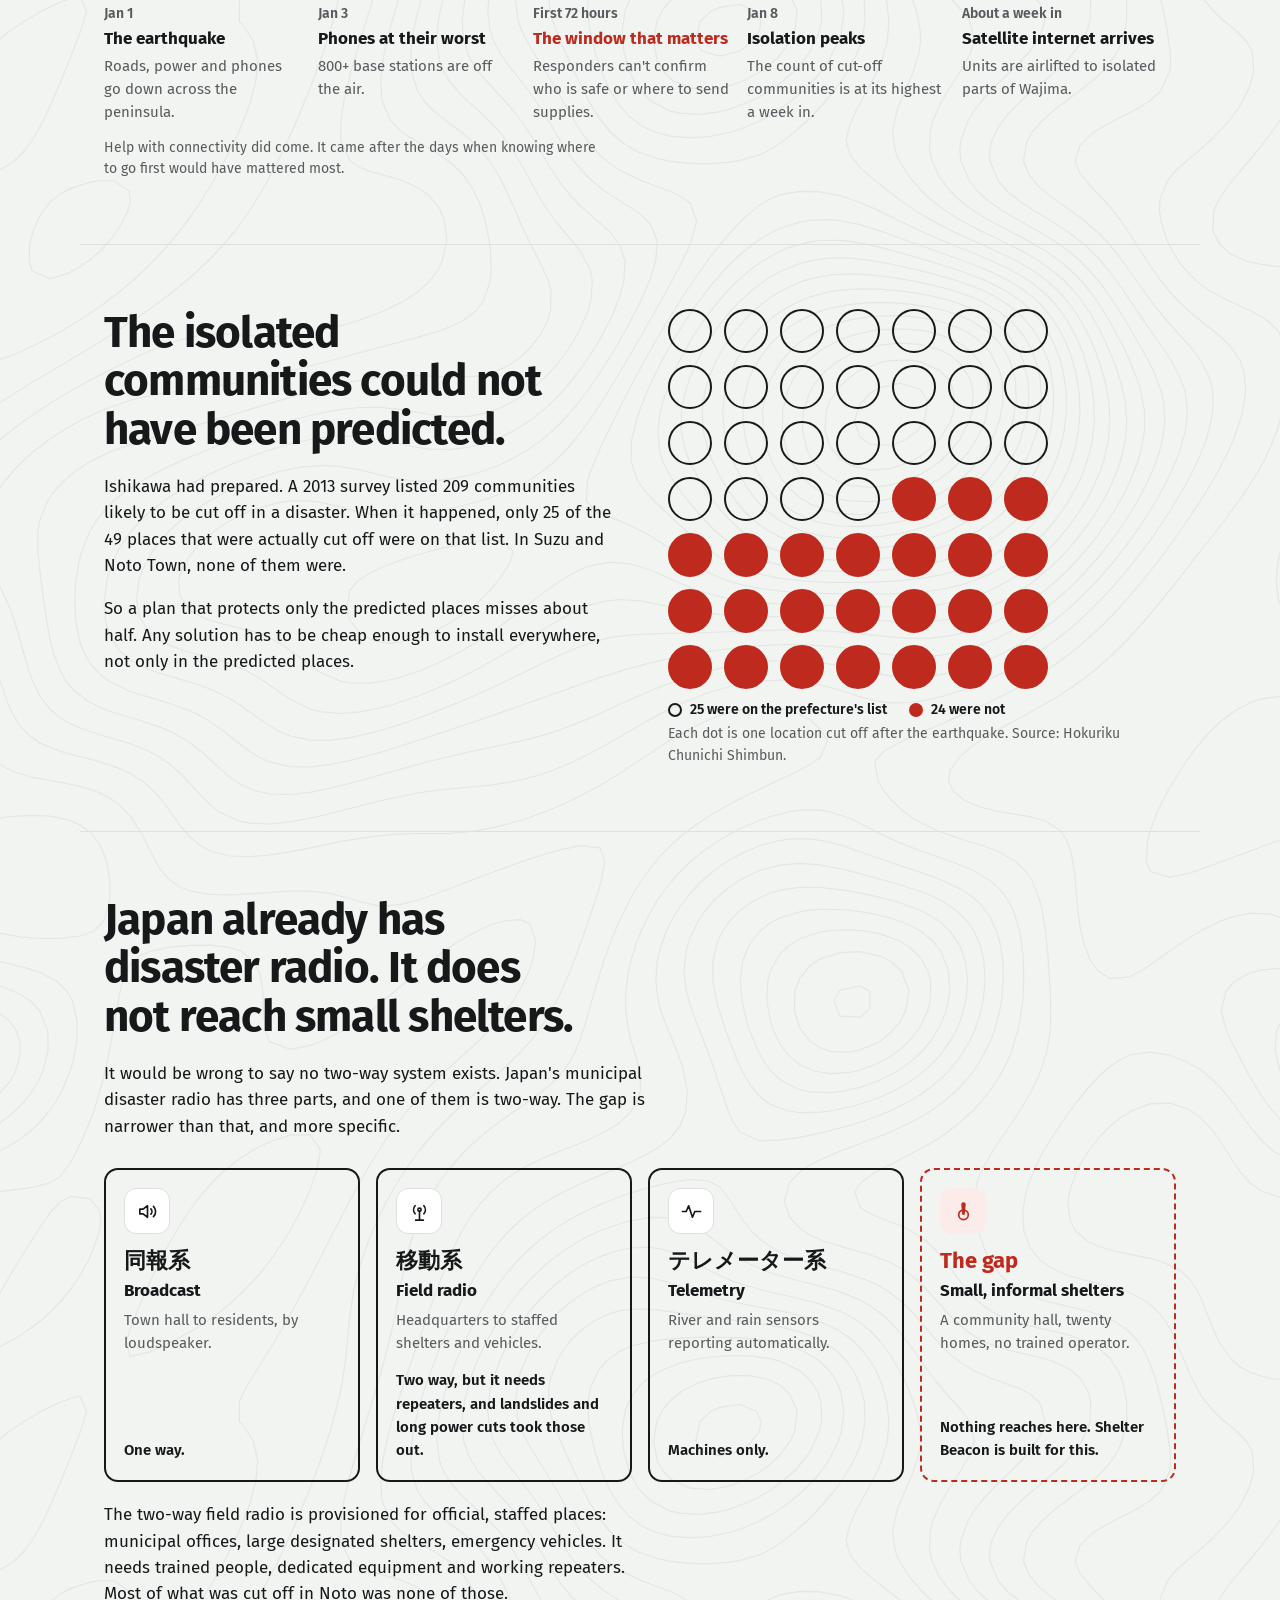
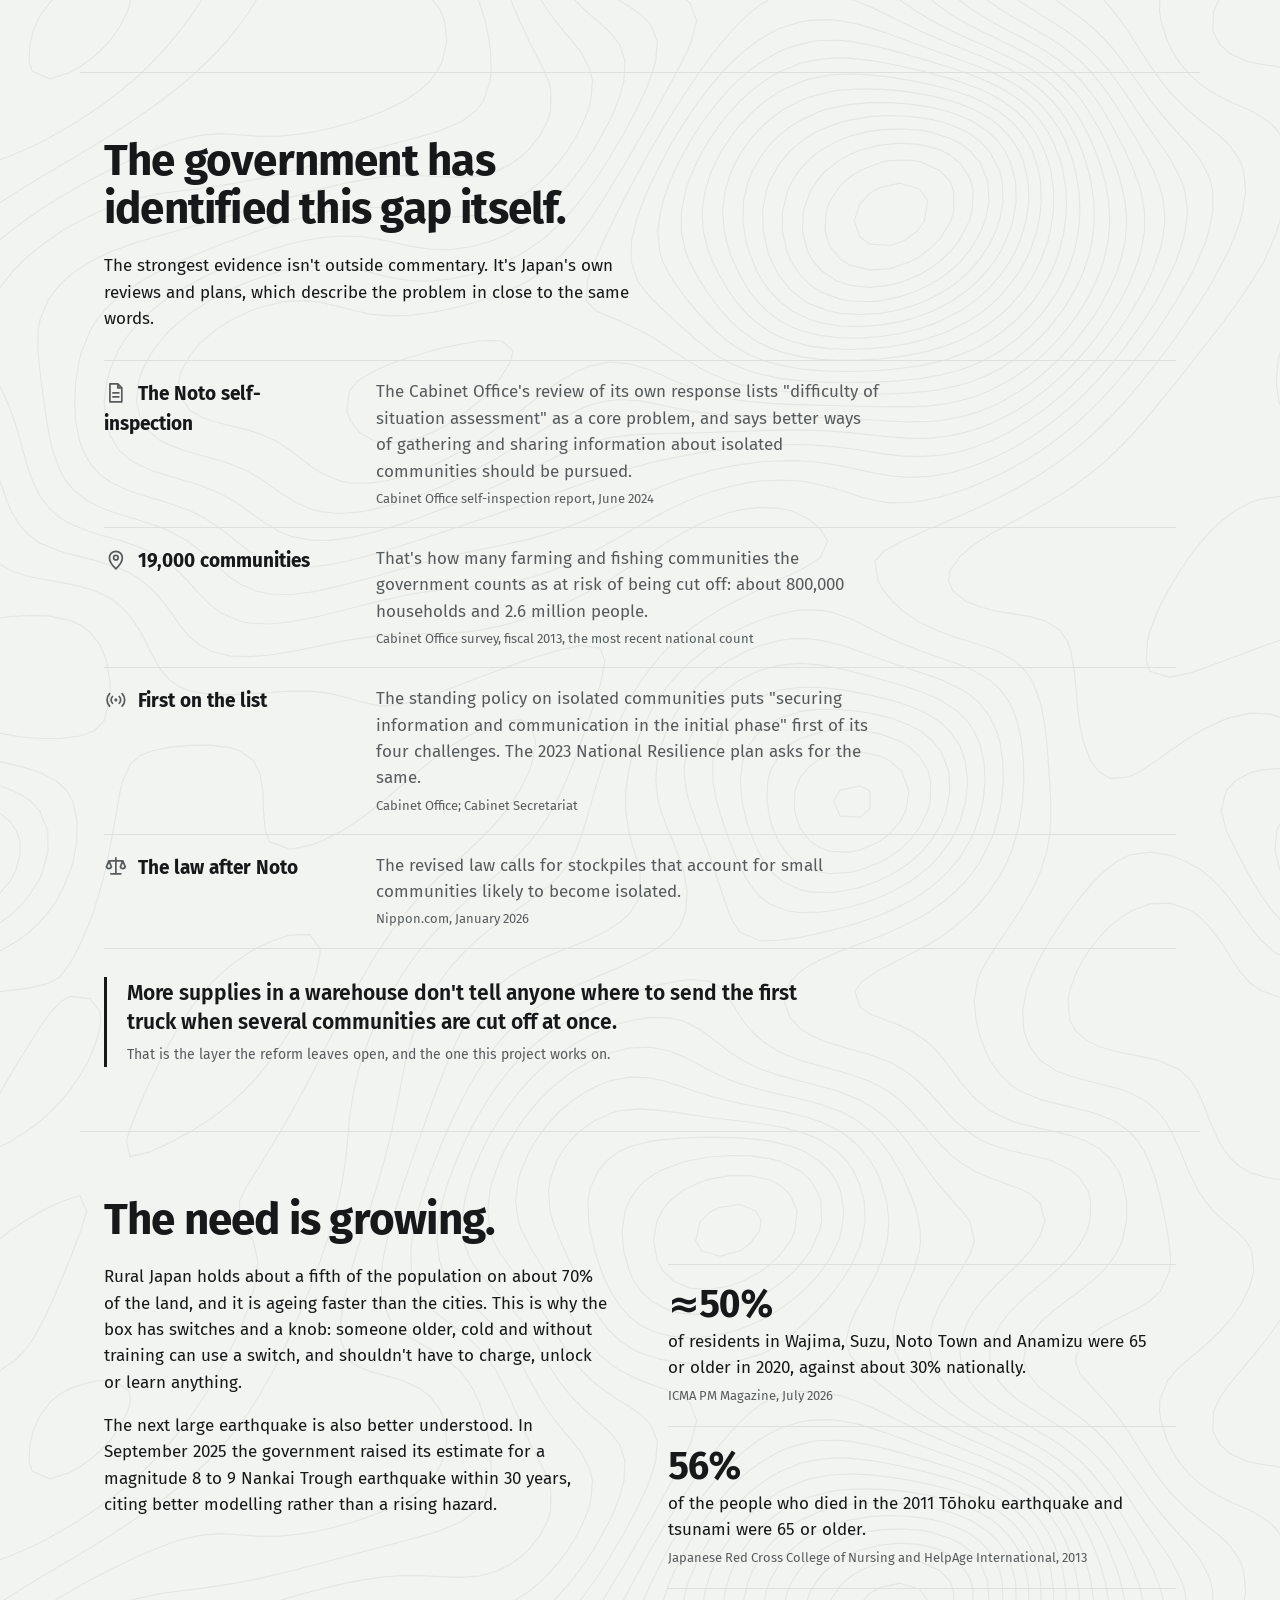
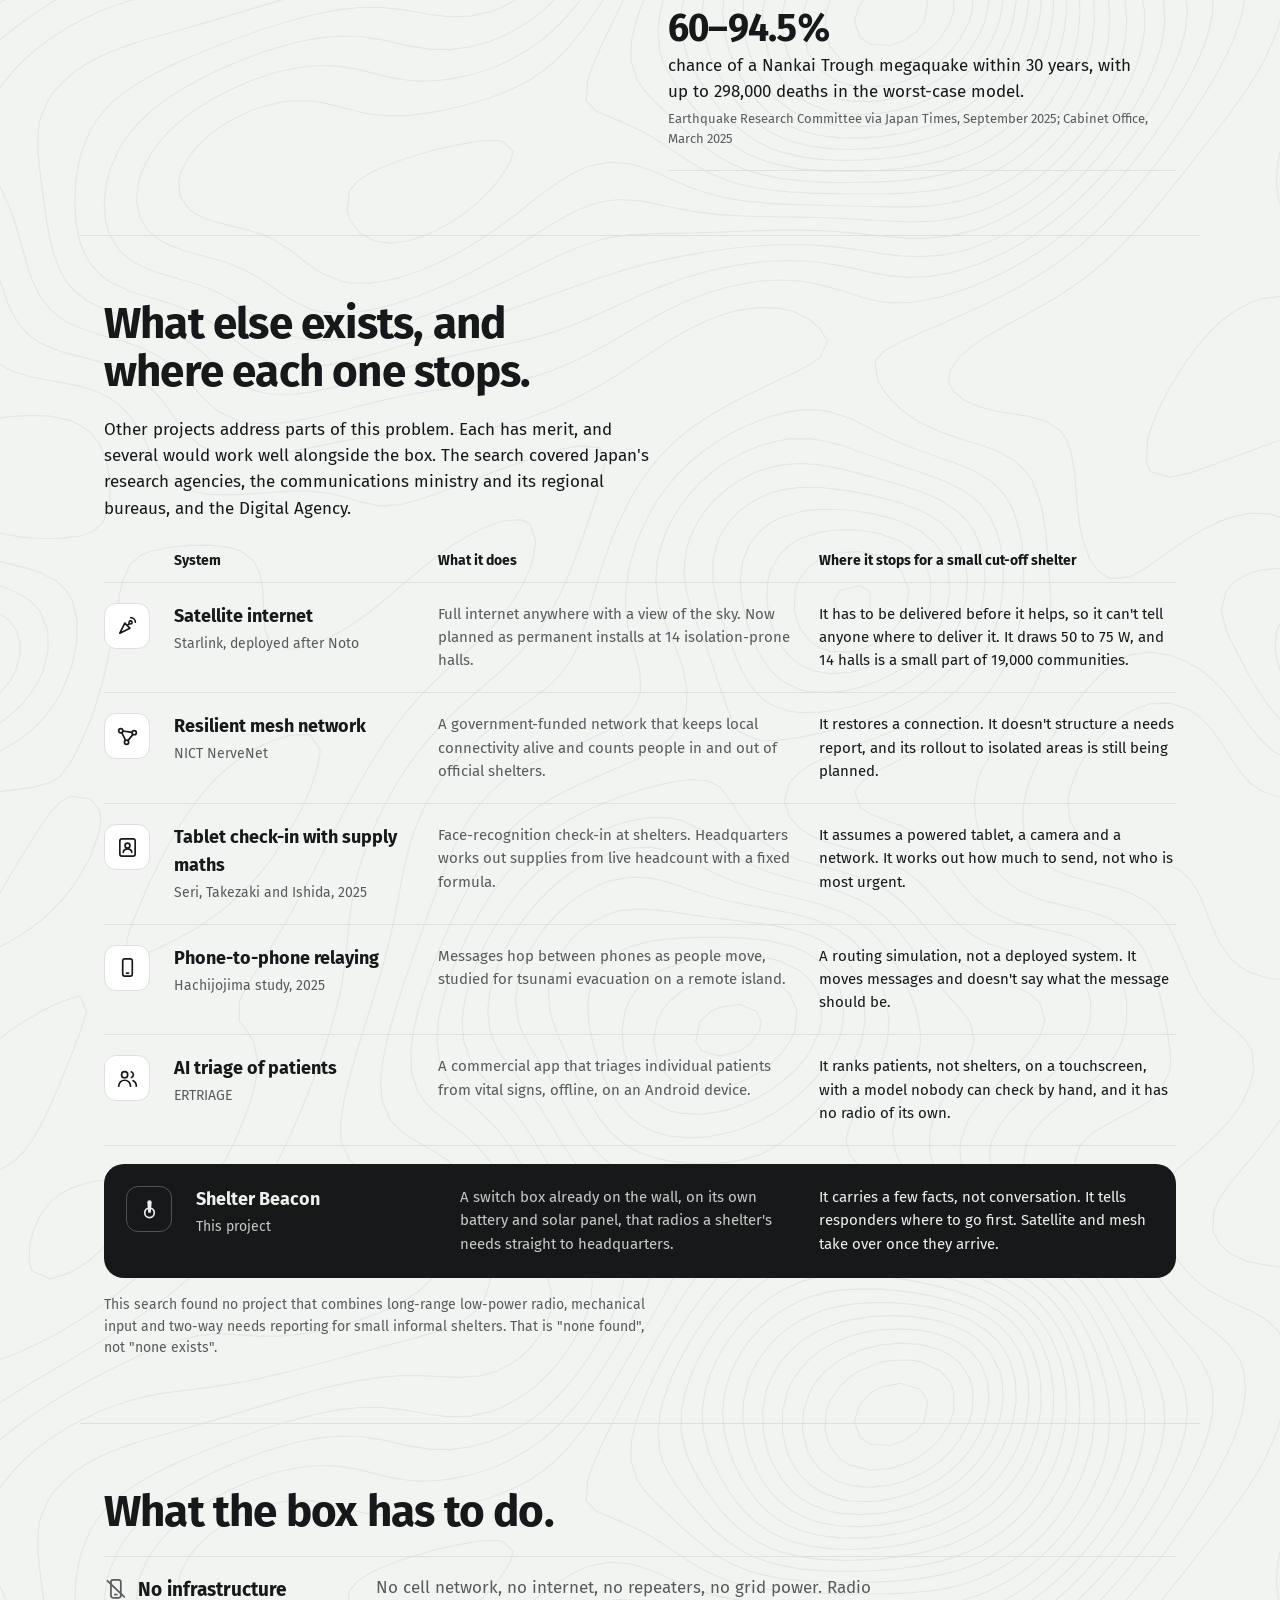
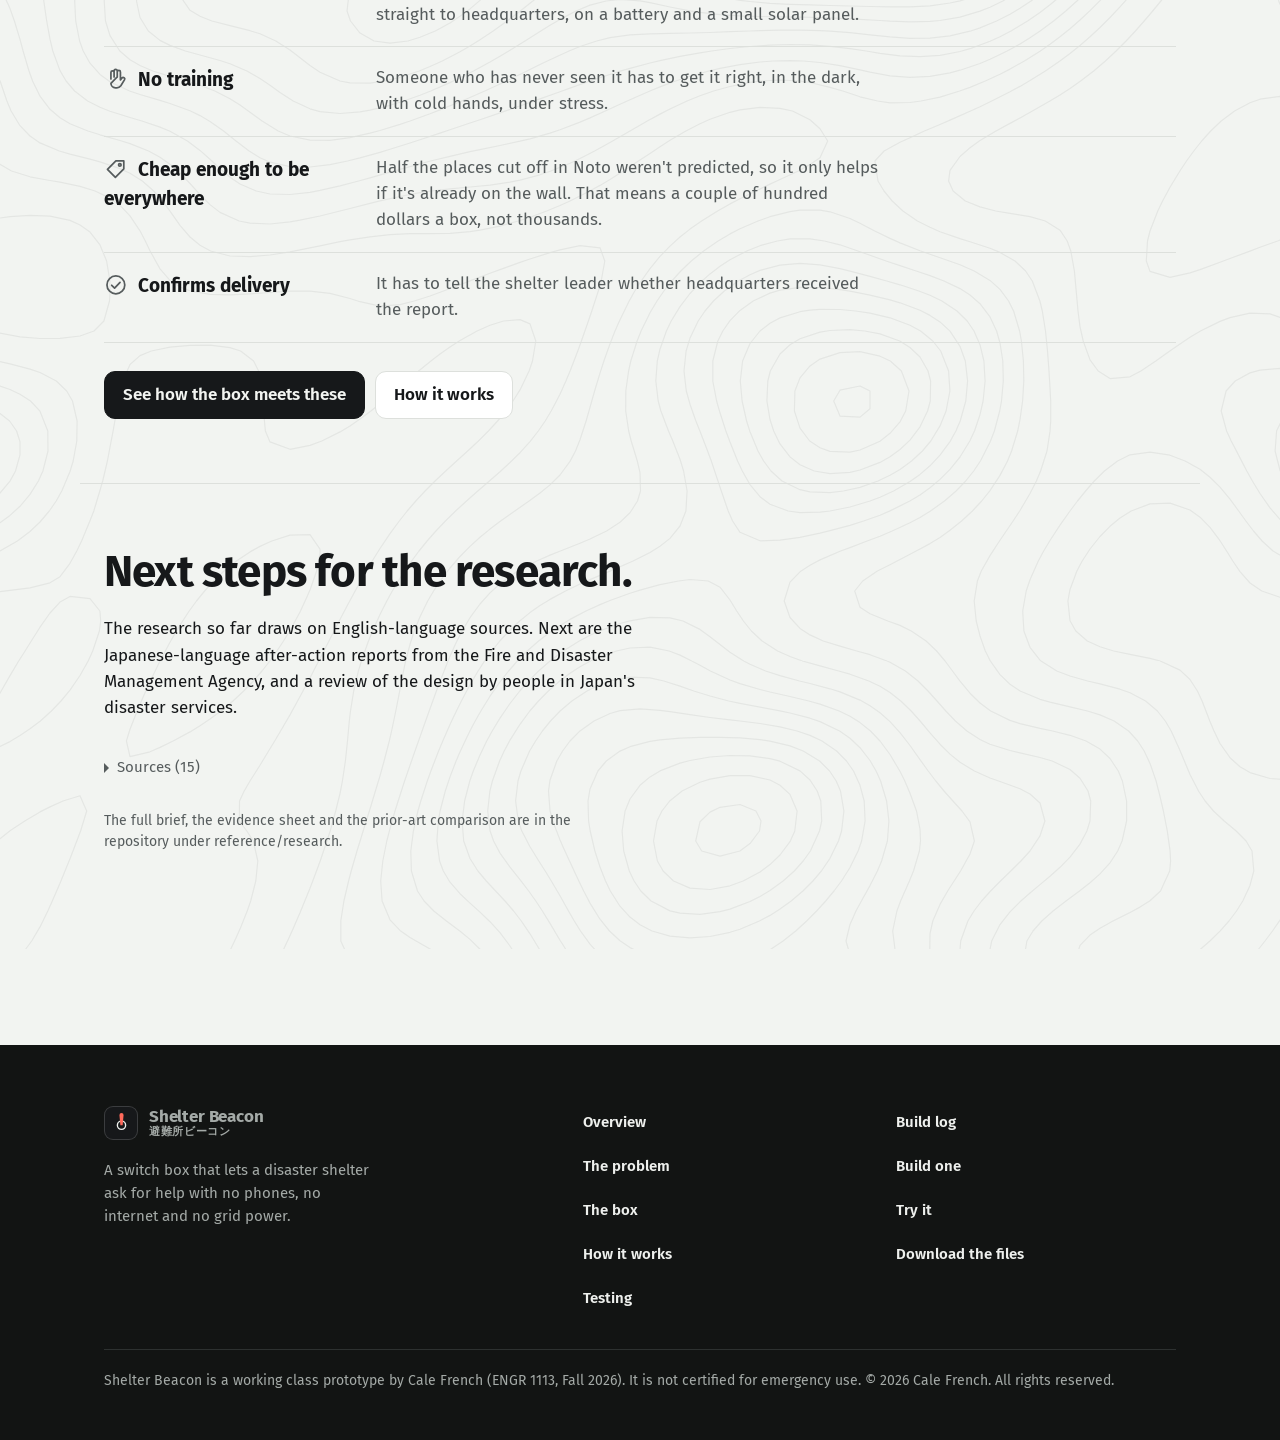
<file: problem.html>
<!doctype html>
<html lang="en">
<head>
<meta charset="utf-8">
<meta name="viewport" content="width=device-width, initial-scale=1, viewport-fit=cover">
<title>Shelter Beacon: The problem</title>
<meta name="description" content="Why isolated shelters in rural Japan could not report their needs after the 2024 Noto earthquake, what already exists, and what that asks of a design.">
<meta property="og:title" content="Shelter Beacon: The problem">
<meta property="og:description" content="Why isolated shelters in rural Japan could not report their needs after the 2024 Noto earthquake, what already exists, and what that asks of a design.">
<meta property="og:image" content="https://cale-star.github.io/shelter-beacon-demo/assets/img/og.png">
<meta property="og:image:width" content="1200"><meta property="og:image:height" content="630">
<meta property="og:url" content="https://cale-star.github.io/shelter-beacon-demo/problem.html">
<meta property="og:type" content="website">
<meta name="twitter:card" content="summary_large_image">
<link rel="apple-touch-icon" href="assets/img/apple-touch-icon.png">
<meta name="theme-color" content="#f2f4f1" media="(prefers-color-scheme: light)">
<meta name="theme-color" content="#111312" media="(prefers-color-scheme: dark)">
<link rel="icon" href="assets/img/favicon.svg">
<link rel="stylesheet" href="assets/site.css">
<script type="importmap">{"imports": {"three": "./assets/vendor/three.module.min.js", "three/addons/": "./assets/vendor/"}}</script>
</head>
<body>
<a class="skip" href="#main">Skip to content</a>
<header class="nav" id="nav"><div class="wrap"><a class="brand" href="./" aria-label="Shelter Beacon, home"><span class="logo-plate"><svg class="mark" viewBox="0 0 16 30" aria-hidden="true"><circle cx="8" cy="19" r="6" fill="none" stroke="#eef0ed" stroke-width="2"/><path d="M6.3 19 5 4.2a3 3 0 0 1 6 0L9.7 19z" fill="#ff6a5b"/></svg></span><span class="logo-words"><b>Shelter Beacon</b><span class="jp" lang="ja" aria-hidden="true">避難所ビーコン</span></span></a><button class="nav-toggle quiet" id="navToggle" aria-expanded="false" aria-controls="navList">Menu</button><ul id="navList"><li><a href="./">Overview</a></li><li><a href="problem.html" aria-current=page>The problem</a></li><li><a href="hardware.html">The box</a></li><li><a href="system.html">How it works</a></li><li><a href="testing.html">Testing</a></li><li><a href="buildlog.html">Build log</a></li><li><a href="build.html">Build one</a></li><li><a href="demo.html" class=cta>Try it</a></li></ul></div></header>
<main id="main">
<div class="page-head dark"><div class="head-art" aria-hidden="true"><div class="topo" aria-hidden="true"></div><svg class="beacon" viewBox="0 0 200 200" fill="none" stroke-linecap="round"><path class="arc a3" d="M52 62a68 68 0 0 1 96 0" stroke="currentColor" stroke-width="3"/><path class="arc a2" d="M66 78a48 48 0 0 1 68 0" stroke="currentColor" stroke-width="3"/><path class="arc a1" d="M80 94a28 28 0 0 1 40 0" stroke="currentColor" stroke-width="3"/><circle cx="100" cy="150" r="20" stroke="currentColor" stroke-width="6"/><path d="M94.5 150 90 108a10 10 0 0 1 20 0l-4.500 42z" fill="#ff6a5b"/></svg></div><div class="wrap">
  <h1 class="display">The shelters that most needed help could not report it.</h1>
  <p class="lede">This project starts from one documented failure: after the 2024 Noto Peninsula earthquake, responders couldn't find out which cut-off community needed what.</p>
  <p class="head-fig"><b>49</b><span>places cut off by landslides in Noto, January 2024</span></p>
</div></div>

<section class="block"><div class="wrap">
  <h2 class="say">Noto Peninsula, January 1, 2024.</h2>
  <p class="prose">A magnitude 7.6 earthquake hit a rural, mountainous peninsula on a public holiday, in winter. The roads in are few, and landslides closed them. What follows is what the record says happened next.</p>
  <ul class="facts">
    <li><b>M 7.6</b><p>earthquake in Ishikawa Prefecture. About 30,000 buildings were destroyed or badly damaged. The seafloor rose up to four metres in places, which put ports out of use.<small>Nippon.com</small></p></li>
    <li><b>228 + 397</b><p>people died: 228 directly, and 397 more from disaster-related causes in the months after. More people died in the aftermath than in the earthquake.<small>Nippon.com, figures as of July 2025</small></p></li>
    <li><b>49</b><p>locations were cut off, holding about 3,345 people. Some stayed cut off for more than a week, and rescuers reached some hamlets on foot through snow and mud.<small>Ishikawa Prefecture tally; AFP, Al Jazeera and Malay Mail reporting, January 2024</small></p></li>
    <li><b>70%</b><p>of mobile coverage was lost in the hardest-hit towns. More than 800 carrier base stations were down at the peak on January 3.<small>Ministry of Internal Affairs and Communications; Cabinet Office</small></p></li>
    <li><b>34,173</b><p>people were in Ishikawa's shelters at the peak, on January 4.<small>Ishikawa Prefecture figures, reported by The Yomiuri Shimbun, January 2024</small></p></li>
  </ul>

  <h3 style="margin-top:44px">The first week</h3>
  <ol class="week">
    <li><time>Jan 1</time><b>The earthquake</b><span>Roads, power and phones go down across the peninsula.</span></li>
    <li><time>Jan 3</time><b>Phones at their worst</b><span>800+ base stations are off the air.</span></li>
    <li class="hot"><time>First 72 hours</time><b>The window that matters</b><span>Responders can't confirm who is safe or where to send supplies.</span></li>
    <li><time>Jan 8</time><b>Isolation peaks</b><span>The count of cut-off communities is at its highest a week in.</span></li>
    <li><time>About a week in</time><b>Satellite internet arrives</b><span>Units are airlifted to isolated parts of Wajima.</span></li>
  </ol>
  <p class="small" style="margin-top:12px;max-width:62ch">Help with connectivity did come. It came after the days when knowing where to go first would have mattered most.</p>
</div></section>

<section class="block"><div class="wrap split">
  <div>
    <h2 class="say">The isolated communities could not have been predicted.</h2>
    <div class="prose" style="margin-top:20px">
      <p>Ishikawa had prepared. A 2013 survey listed 209 communities likely to be cut off in a disaster. When it happened, only 25 of the 49 places that were actually cut off were on that list. In Suzu and Noto Town, none of them were.</p>
      <p>So a plan that protects only the predicted places misses about half. Any solution has to be cheap enough to install everywhere, not only in the predicted places.</p>
    </div>
  </div>
  <figure>
    <div class="dots" data-reveal role="img" aria-label="49 dots, one per cut-off location. 25 are outlined: predicted. 24 are filled red: not predicted."><i class="dot" style="--k:0"></i><i class="dot" style="--k:1"></i><i class="dot" style="--k:2"></i><i class="dot" style="--k:3"></i><i class="dot" style="--k:4"></i><i class="dot" style="--k:5"></i><i class="dot" style="--k:6"></i><i class="dot" style="--k:7"></i><i class="dot" style="--k:8"></i><i class="dot" style="--k:9"></i><i class="dot" style="--k:10"></i><i class="dot" style="--k:11"></i><i class="dot" style="--k:12"></i><i class="dot" style="--k:13"></i><i class="dot" style="--k:14"></i><i class="dot" style="--k:15"></i><i class="dot" style="--k:16"></i><i class="dot" style="--k:17"></i><i class="dot" style="--k:18"></i><i class="dot" style="--k:19"></i><i class="dot" style="--k:20"></i><i class="dot" style="--k:21"></i><i class="dot" style="--k:22"></i><i class="dot" style="--k:23"></i><i class="dot" style="--k:24"></i><i class="dot miss" style="--k:25"></i><i class="dot miss" style="--k:26"></i><i class="dot miss" style="--k:27"></i><i class="dot miss" style="--k:28"></i><i class="dot miss" style="--k:29"></i><i class="dot miss" style="--k:30"></i><i class="dot miss" style="--k:31"></i><i class="dot miss" style="--k:32"></i><i class="dot miss" style="--k:33"></i><i class="dot miss" style="--k:34"></i><i class="dot miss" style="--k:35"></i><i class="dot miss" style="--k:36"></i><i class="dot miss" style="--k:37"></i><i class="dot miss" style="--k:38"></i><i class="dot miss" style="--k:39"></i><i class="dot miss" style="--k:40"></i><i class="dot miss" style="--k:41"></i><i class="dot miss" style="--k:42"></i><i class="dot miss" style="--k:43"></i><i class="dot miss" style="--k:44"></i><i class="dot miss" style="--k:45"></i><i class="dot miss" style="--k:46"></i><i class="dot miss" style="--k:47"></i><i class="dot miss" style="--k:48"></i></div>
    <figcaption><span class="key"><i class="dot"></i> 25 were on the prefecture's list</span> <span class="key"><i class="dot miss"></i> 24 were not</span><br>Each dot is one location cut off after the earthquake. Source: Hokuriku Chunichi Shimbun.</figcaption>
  </figure>
</div></section>

<section class="block"><div class="wrap">
  <h2 class="say">Japan already has disaster radio. It does not reach small shelters.</h2>
  <p class="prose" style="margin-top:20px">It would be wrong to say no two-way system exists. Japan's municipal disaster radio has three parts, and one of them is two-way. The gap is narrower than that, and more specific.</p>
  <ul class="radio-parts">
    <li><span class="tile"><svg class="i" viewBox="0 0 24 24" fill="none" stroke="currentColor" stroke-width="1.75" stroke-linecap="round" stroke-linejoin="round" aria-hidden="true"><path d="M4 9.5v5h3.4L12 18V6L7.4 9.5zM15.5 9.2a4 4 0 0 1 0 5.6M18.2 6.6a7.6 7.6 0 0 1 0 10.8"/></svg></span><b class="jp" lang="ja">同報系</b><strong>Broadcast</strong><p>Town hall to residents, by loudspeaker.</p><p class="verdict">One way.</p></li>
    <li><span class="tile"><svg class="i" viewBox="0 0 24 24" fill="none" stroke="currentColor" stroke-width="1.75" stroke-linecap="round" stroke-linejoin="round" aria-hidden="true"><path d="M12 11.5V21M8 21h8M7.4 6a6.5 6.5 0 0 0 0 8.4M16.6 6a6.5 6.5 0 0 1 0 8.4"/><circle cx="12" cy="10.2" r="1.7"/></svg></span><b class="jp" lang="ja">移動系</b><strong>Field radio</strong><p>Headquarters to staffed shelters and vehicles.</p><p class="verdict">Two way, but it needs repeaters, and landslides and long power cuts took those out.</p></li>
    <li><span class="tile"><svg class="i" viewBox="0 0 24 24" fill="none" stroke="currentColor" stroke-width="1.75" stroke-linecap="round" stroke-linejoin="round" aria-hidden="true"><path d="M2.5 12h4l2.5-6 4 12 2.5-6h6"/></svg></span><b class="jp" lang="ja">テレメーター系</b><strong>Telemetry</strong><p>River and rain sensors reporting automatically.</p><p class="verdict">Machines only.</p></li>
    <li class="gap"><span class="tile need"><svg class="i" viewBox="0 0 24 24" fill="none" stroke="currentColor" stroke-width="1.75" stroke-linecap="round" stroke-linejoin="round" aria-hidden="true"><circle cx="12" cy="15.5" r="5"/><path d="M10.7 15.5 9.7 4.6a2.3 2.3 0 0 1 4.6 0l-1 10.9z" fill="currentColor" stroke="none"/></svg></span><b>The gap</b><strong>Small, informal shelters</strong><p>A community hall, twenty homes, no trained operator.</p><p class="verdict">Nothing reaches here. Shelter Beacon is built for this.</p></li>
  </ul>
  <div class="prose" style="margin-top:20px">
    <p>The two-way field radio is provisioned for official, staffed places: municipal offices, large designated shelters, emergency vehicles. It needs trained people, dedicated equipment and working repeaters. Most of what was cut off in Noto was none of those.</p>
  </div>
</div></section>

<section class="block"><div class="wrap">
  <h2 class="say">The government has identified this gap itself.</h2>
  <p class="prose" style="margin-top:20px">The strongest evidence isn't outside commentary. It's Japan's own reviews and plans, which describe the problem in close to the same words.</p>
  <dl class="reqs">
    <div><dt><svg class="i" viewBox="0 0 24 24" fill="none" stroke="currentColor" stroke-width="1.75" stroke-linecap="round" stroke-linejoin="round" aria-hidden="true"><path d="M6 3h8l4 4v14H6zM14 3v4h4M9 12h6M9 16h6"/></svg>The Noto self-inspection</dt><dd>The Cabinet Office's review of its own response lists "difficulty of situation assessment" as a core problem, and says better ways of gathering and sharing information about isolated communities should be pursued.<small>Cabinet Office self-inspection report, June 2024</small></dd></div>
    <div><dt><svg class="i" viewBox="0 0 24 24" fill="none" stroke="currentColor" stroke-width="1.75" stroke-linecap="round" stroke-linejoin="round" aria-hidden="true"><path d="M12 21s6.5-6 6.5-11.2a6.5 6.5 0 0 0-13 0C5.5 15 12 21 12 21z"/><circle cx="12" cy="9.8" r="2.3"/></svg>19,000 communities</dt><dd>That's how many farming and fishing communities the government counts as at risk of being cut off: about 800,000 households and 2.6 million people.<small>Cabinet Office survey, fiscal 2013, the most recent national count</small></dd></div>
    <div><dt><svg class="i" viewBox="0 0 24 24" fill="none" stroke="currentColor" stroke-width="1.75" stroke-linecap="round" stroke-linejoin="round" aria-hidden="true"><circle cx="12" cy="12" r="1.6" fill="currentColor" stroke="none"/><path d="M8.6 8.6a4.8 4.8 0 0 0 0 6.8M15.4 8.6a4.8 4.8 0 0 1 0 6.8M5.7 5.7a8.9 8.9 0 0 0 0 12.6M18.3 5.7a8.9 8.9 0 0 1 0 12.6"/></svg>First on the list</dt><dd>The standing policy on isolated communities puts "securing information and communication in the initial phase" first of its four challenges. The 2023 National Resilience plan asks for the same.<small>Cabinet Office; Cabinet Secretariat</small></dd></div>
    <div><dt><svg class="i" viewBox="0 0 24 24" fill="none" stroke="currentColor" stroke-width="1.75" stroke-linecap="round" stroke-linejoin="round" aria-hidden="true"><path d="M12 4v16M7 20h10M5 7h14M5 7l-2.5 6a2.7 2.7 0 0 0 5 0zM19 7l-2.5 6a2.7 2.7 0 0 0 5 0z"/></svg>The law after Noto</dt><dd>The revised law calls for stockpiles that account for small communities likely to become isolated.<small>Nippon.com, January 2026</small></dd></div>
  </dl>
  <p class="quote">More supplies in a warehouse don't tell anyone where to send the first truck when several communities are cut off at once.<small>That is the layer the reform leaves open, and the one this project works on.</small></p>
</div></section>

<section class="block"><div class="wrap">
  <h2 class="say">The need is growing.</h2>
  <div class="split" style="margin-top:20px">
    <div class="prose">
      <p>Rural Japan holds about a fifth of the population on about 70% of the land, and it is ageing faster than the cities. This is why the box has switches and a knob: someone older, cold and without training can use a switch, and shouldn't have to charge, unlock or learn anything.</p>
      <p>The next large earthquake is also better understood. In September 2025 the government raised its estimate for a magnitude 8 to 9 Nankai Trough earthquake within 30 years, citing better modelling rather than a rising hazard.</p>
    </div>
    <ul class="facts" style="margin-top:0">
      <li><b>≈50%</b><p>of residents in Wajima, Suzu, Noto Town and Anamizu were 65 or older in 2020, against about 30% nationally.<small>ICMA PM Magazine, July 2026</small></p></li>
      <li><b>56%</b><p>of the people who died in the 2011 Tōhoku earthquake and tsunami were 65 or older.<small>Japanese Red Cross College of Nursing and HelpAge International, 2013</small></p></li>
      <li><b>60–94.5%</b><p>chance of a Nankai Trough megaquake within 30 years, with up to 298,000 deaths in the worst-case model.<small>Earthquake Research Committee via Japan Times, September 2025; Cabinet Office, March 2025</small></p></li>
    </ul>
  </div>
</div></section>

<section class="block"><div class="wrap">
  <h2 class="say">What else exists, and where each one stops.</h2>
  <p class="prose" style="margin-top:20px">Other projects address parts of this problem. Each has merit, and several would work well alongside the box. The search covered Japan's research agencies, the communications ministry and its regional bureaus, and the Digital Agency.</p>
  <div class="alts-head" aria-hidden="true"><span></span><span>System</span><span>What it does</span><span>Where it stops for a small cut-off shelter</span></div>
  <ul class="alts">
    <li><span class="tile"><svg class="i" viewBox="0 0 24 24" fill="none" stroke="currentColor" stroke-width="1.75" stroke-linecap="round" stroke-linejoin="round" aria-hidden="true"><path d="M4 20 9.2 9.5l5.3 5.3zM11.8 12.2 14 10"/><circle cx="15.2" cy="8.8" r="1.6"/><path d="M15.5 3.8a4.8 4.8 0 0 1 4.7 4.7"/></svg></span><div><b>Satellite internet</b><small>Starlink, deployed after Noto</small></div><p>Full internet anywhere with a view of the sky. Now planned as permanent installs at 14 isolation-prone halls.</p><p class="short">It has to be delivered before it helps, so it can't tell anyone where to deliver it. It draws 50 to 75 W, and 14 halls is a small part of 19,000 communities.</p></li>
    <li><span class="tile"><svg class="i" viewBox="0 0 24 24" fill="none" stroke="currentColor" stroke-width="1.75" stroke-linecap="round" stroke-linejoin="round" aria-hidden="true"><circle cx="5" cy="6" r="2.2"/><circle cx="19" cy="8" r="2.2"/><circle cx="11" cy="18" r="2.2"/><path d="M7.2 6.3 16.8 7.7M6 8l4 8M17.7 9.8l-5.3 6.5"/></svg></span><div><b>Resilient mesh network</b><small>NICT NerveNet</small></div><p>A government-funded network that keeps local connectivity alive and counts people in and out of official shelters.</p><p class="short">It restores a connection. It doesn't structure a needs report, and its rollout to isolated areas is still being planned.</p></li>
    <li><span class="tile"><svg class="i" viewBox="0 0 24 24" fill="none" stroke="currentColor" stroke-width="1.75" stroke-linecap="round" stroke-linejoin="round" aria-hidden="true"><rect x="4" y="3" width="16" height="18" rx="2.2"/><circle cx="12" cy="10" r="2.6"/><path d="M7.5 17a4.6 4.6 0 0 1 9 0"/></svg></span><div><b>Tablet check-in with supply maths</b><small>Seri, Takezaki and Ishida, 2025</small></div><p>Face-recognition check-in at shelters. Headquarters works out supplies from live headcount with a fixed formula.</p><p class="short">It assumes a powered tablet, a camera and a network. It works out how much to send, not who is most urgent.</p></li>
    <li><span class="tile"><svg class="i" viewBox="0 0 24 24" fill="none" stroke="currentColor" stroke-width="1.75" stroke-linecap="round" stroke-linejoin="round" aria-hidden="true"><rect x="7" y="3" width="10" height="18" rx="2.2"/><path d="M11 17.8h2"/></svg></span><div><b>Phone-to-phone relaying</b><small>Hachijojima study, 2025</small></div><p>Messages hop between phones as people move, studied for tsunami evacuation on a remote island.</p><p class="short">A routing simulation, not a deployed system. It moves messages and doesn't say what the message should be.</p></li>
    <li><span class="tile"><svg class="i" viewBox="0 0 24 24" fill="none" stroke="currentColor" stroke-width="1.75" stroke-linecap="round" stroke-linejoin="round" aria-hidden="true"><circle cx="9" cy="8" r="3.2"/><path d="M2.8 20a6.2 6.2 0 0 1 12.4 0M16 5a3.2 3.2 0 0 1 0 6M17.8 14.3A6.2 6.2 0 0 1 21.2 20"/></svg></span><div><b>AI triage of patients</b><small>ERTRIAGE</small></div><p>A commercial app that triages individual patients from vital signs, offline, on an Android device.</p><p class="short">It ranks patients, not shelters, on a touchscreen, with a model nobody can check by hand, and it has no radio of its own.</p></li>
    <li class="us"><span class="tile"><svg class="i" viewBox="0 0 24 24" fill="none" stroke="currentColor" stroke-width="1.75" stroke-linecap="round" stroke-linejoin="round" aria-hidden="true"><circle cx="12" cy="15.5" r="5"/><path d="M10.7 15.5 9.7 4.6a2.3 2.3 0 0 1 4.6 0l-1 10.9z" fill="currentColor" stroke="none"/></svg></span><div><b>Shelter Beacon</b><small>This project</small></div><p>A switch box already on the wall, on its own battery and solar panel, that radios a shelter's needs straight to headquarters.</p><p class="short">It carries a few facts, not conversation. It tells responders where to go first. Satellite and mesh take over once they arrive.</p></li>
  </ul>
  <p class="small" style="margin-top:16px;max-width:70ch">This search found no project that combines long-range low-power radio, mechanical input and two-way needs reporting for small informal shelters. That is "none found", not "none exists".</p>
</div></section>

<section class="block"><div class="wrap">
  <h2 class="say">What the box has to do.</h2>
  <dl class="reqs">
    <div><dt><svg class="i" viewBox="0 0 24 24" fill="none" stroke="currentColor" stroke-width="1.75" stroke-linecap="round" stroke-linejoin="round" aria-hidden="true"><rect x="7" y="3" width="10" height="18" rx="2.2"/><path d="M11 17.8h2M3.5 4 20.5 20"/></svg>No infrastructure</dt><dd>No cell network, no internet, no repeaters, no grid power. Radio straight to headquarters, on a battery and a small solar panel.</dd></div>
    <div><dt><svg class="i" viewBox="0 0 24 24" fill="none" stroke="currentColor" stroke-width="1.75" stroke-linecap="round" stroke-linejoin="round" aria-hidden="true"><path d="M7 12V5.5a1.6 1.6 0 0 1 3.2 0V10M10.2 10V4a1.6 1.6 0 0 1 3.2 0v6M13.4 10V5a1.6 1.6 0 0 1 3.2 0v8l1.6-2a1.6 1.6 0 0 1 2.6 1.8L17 19a5 5 0 0 1-4 2h-1.5A4.5 4.5 0 0 1 7 16.5z"/></svg>No training</dt><dd>Someone who has never seen it has to get it right, in the dark, with cold hands, under stress.</dd></div>
    <div><dt><svg class="i" viewBox="0 0 24 24" fill="none" stroke="currentColor" stroke-width="1.75" stroke-linecap="round" stroke-linejoin="round" aria-hidden="true"><path d="M3.5 12.5 12 4h8v8l-8.5 8.5z"/><circle cx="16" cy="8" r="1.3"/></svg>Cheap enough to be everywhere</dt><dd>Half the places cut off in Noto weren't predicted, so it only helps if it's already on the wall. That means a couple of hundred dollars a box, not thousands.</dd></div>
    <div><dt><svg class="i" viewBox="0 0 24 24" fill="none" stroke="currentColor" stroke-width="1.75" stroke-linecap="round" stroke-linejoin="round" aria-hidden="true"><circle cx="12" cy="12" r="9"/><path d="m7.8 12.4 2.9 2.9L16.2 9.4"/></svg>Confirms delivery</dt><dd>It has to tell the shelter leader whether headquarters received the report.</dd></div>
  </dl>
  <div class="btn-row"><a class="btn primary" href="hardware.html">See how the box meets these</a><a class="btn" href="system.html">How it works</a></div>
</div></section>

<section class="block"><div class="wrap">
  <h2 class="say">Next steps for the research.</h2>
  <p class="prose" style="margin-top:20px">The research so far draws on English-language sources. Next are the Japanese-language after-action reports from the Fire and Disaster Management Agency, and a review of the design by people in Japan's disaster services.</p>
  <details class="table" style="margin-top:24px"><summary>Sources (15)</summary>
  <ol class="sources">
    <li><b>Nippon.com</b>, Noto earthquake retrospectives and post-Noto legal reform, 2025 and January 2026.</li>
    <li><b>Cabinet Office</b>, self-inspection report on the Noto response, June 2024.</li>
    <li><b>Cabinet Office</b>, survey of communities at risk of isolation, fiscal 2013; policy paper on isolated communities.</li>
    <li><b>Cabinet Secretariat</b>, National Resilience Basic Plan, 2023.</li>
    <li><b>Ministry of Internal Affairs and Communications</b>, network damage figures, January 2024.</li>
    <li><b>Ishikawa Prefecture</b>, tally of isolated locations, January 2024.</li>
    <li><b>Hokuriku Chunichi Shimbun</b>, predicted against actual isolations.</li>
    <li><b>World Economic Forum</b>, analysis of connectivity loss in the first 72 hours, 2024.</li>
    <li><b>MDPI Safety</b>, Wajima evacuation-centre case study, July 2024; <b>Preprints.org</b> field report, March 2024.</li>
    <li><b>AFP, Al Jazeera, Malay Mail</b>, reporting from isolated communities, January 2024.</li>
    <li><b>Earthquake Research Committee</b>, Nankai Trough probability, via Japan Times, September 2025.</li>
    <li><b>Fortune/AFP</b>, government worst-case scenario, January 2025.</li>
    <li><b>ICMA PM Magazine</b>, July 2026; <b>Watanabe</b>, 2024; <b>Japanese Red Cross College of Nursing and HelpAge International</b>, "Displacement and older people: the case of the Great East Japan Earthquake and Tsunami of 2011," 2013, on ageing and disaster deaths.</li>
    <li><b>The Yomiuri Shimbun</b> via Asia News Network, "Under 10,000 now staying in Ishikawa shelters," January 31, 2024, for the peak shelter count.</li>
    <li><b>Petraroli</b>, <i>Disasters</i>, 2025, on rural resilience research.</li>
  </ol>
  </details>
  <p class="small" style="margin-top:20px;max-width:62ch">The full brief, the evidence sheet and the prior-art comparison are in the repository under reference/research.</p>
</div></section>

</main>
<footer class="foot dark"><div class="wrap">
<div class="foot-brand"><a class="brand" href="./" aria-label="Shelter Beacon, home"><span class="logo-plate"><svg class="mark" viewBox="0 0 16 30" aria-hidden="true"><circle cx="8" cy="19" r="6" fill="none" stroke="#eef0ed" stroke-width="2"/><path d="M6.3 19 5 4.2a3 3 0 0 1 6 0L9.7 19z" fill="#ff6a5b"/></svg></span><span class="logo-words"><b>Shelter Beacon</b><span class="jp" lang="ja" aria-hidden="true">避難所ビーコン</span></span></a>
<p>A switch box that lets a disaster shelter ask for help with no phones, no internet and no grid power.</p></div>
<nav aria-label="Footer"><ul><li><a href="./">Overview</a></li><li><a href="problem.html">The problem</a></li><li><a href="hardware.html">The box</a></li><li><a href="system.html">How it works</a></li><li><a href="testing.html">Testing</a></li><li><a href="buildlog.html">Build log</a></li><li><a href="build.html">Build one</a></li><li><a href="demo.html">Try it</a></li>
<li><a href="build.html#files">Download the files</a></li></ul></nav>
<p class="legal">Shelter Beacon is a working class prototype by Cale French (ENGR 1113, Fall 2026). It is not certified for emergency use.
&copy; 2026 Cale French. All rights reserved.</p>
</div></footer><script>
(() => { const n = document.getElementById("nav"), b = document.getElementById("navToggle");
  b.onclick = () => { const o = n.classList.toggle("open"); b.setAttribute("aria-expanded", o); b.textContent = o ? "Close" : "Menu"; };
  addEventListener("beforeprint", () => document.querySelectorAll("details").forEach(d => d.open = true));
  // Graphics marked data-reveal play their entrance once, when they scroll into view.
  const rv = document.querySelectorAll("[data-reveal]");
  if ("IntersectionObserver" in window && !matchMedia("(prefers-reduced-motion: reduce)").matches) {
    rv.forEach(e => e.classList.add("pre"));
    const io = new IntersectionObserver(es => es.forEach(x => { if (x.isIntersecting) { x.target.classList.add("in"); io.unobserve(x.target); } }), { threshold: .35 });
    rv.forEach(e => io.observe(e));
  } })();
</script>
</body>
</html>
</file>
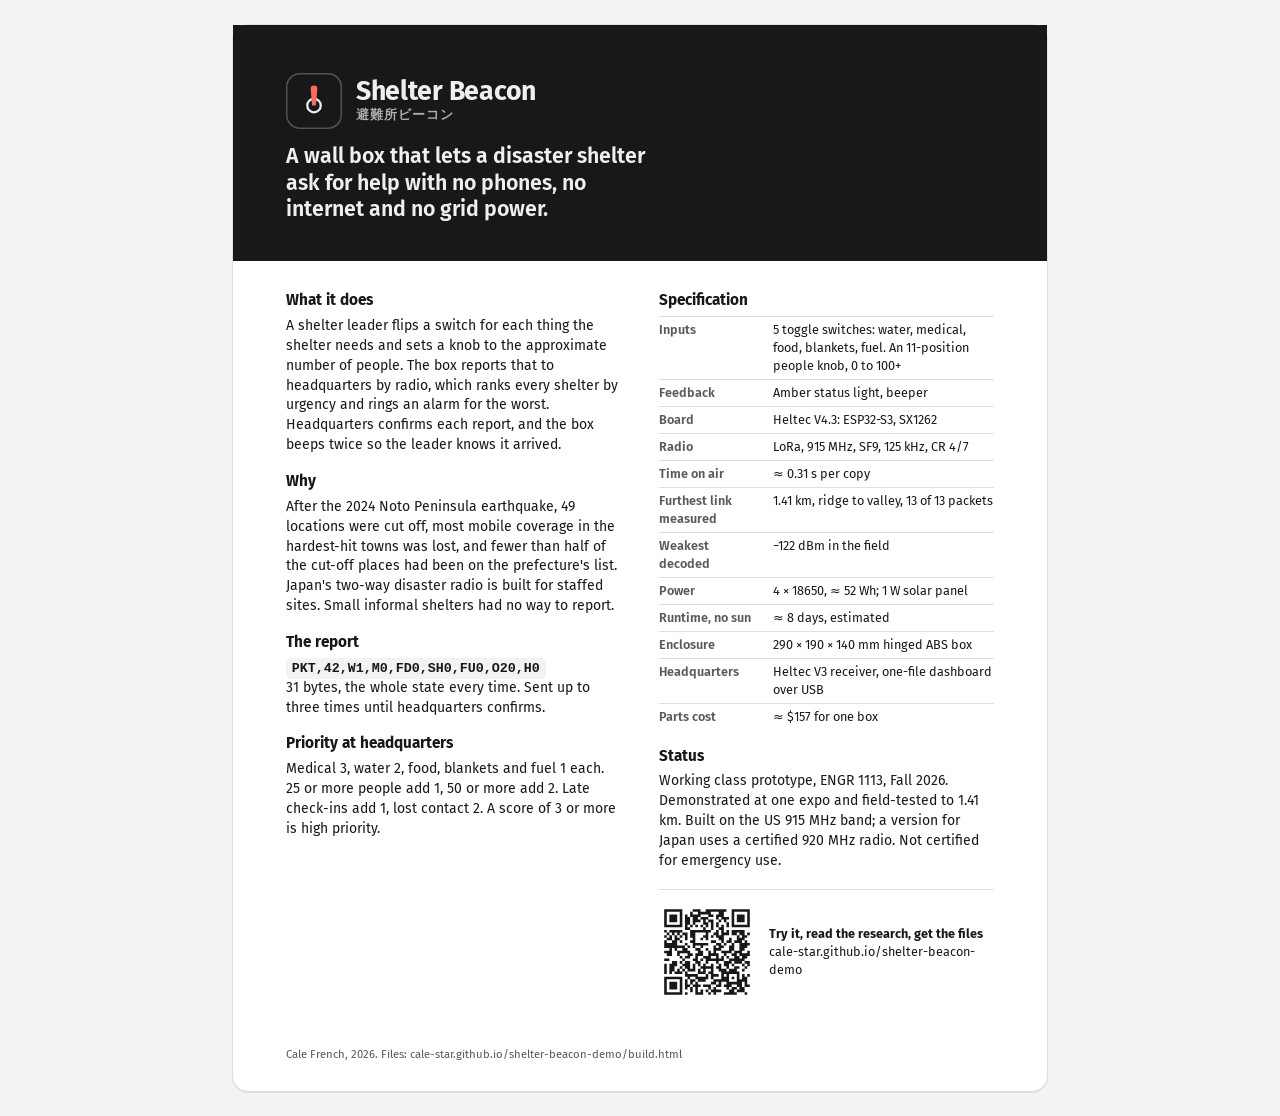
<file: spec.html>
<!doctype html>
<html lang="en">
<head>
<meta charset="utf-8">
<meta name="robots" content="noindex">
<meta name="viewport" content="width=device-width, initial-scale=1, viewport-fit=cover">
<title>Shelter Beacon: Spec sheet</title>
<meta name="description" content="One-page specification for the Shelter Beacon prototype.">
<meta property="og:title" content="Shelter Beacon: Spec sheet">
<meta property="og:description" content="One-page specification for the Shelter Beacon prototype.">
<meta property="og:image" content="https://cale-star.github.io/shelter-beacon-demo/assets/img/og.png">
<meta property="og:image:width" content="1200"><meta property="og:image:height" content="630">
<meta property="og:url" content="https://cale-star.github.io/shelter-beacon-demo/spec.html">
<meta property="og:type" content="website">
<meta name="twitter:card" content="summary_large_image">
<link rel="apple-touch-icon" href="assets/img/apple-touch-icon.png">
<meta name="theme-color" content="#f2f4f1" media="(prefers-color-scheme: light)">
<meta name="theme-color" content="#111312" media="(prefers-color-scheme: dark)">
<link rel="icon" href="assets/img/favicon.svg">
<link rel="stylesheet" href="assets/site.css">
<script type="importmap">{"imports": {"three": "./assets/vendor/three.module.min.js", "three/addons/": "./assets/vendor/"}}</script>
</head>
<body class="bare">

<main id="main">
<article class="sheet">
  <header class="sheet-head">
    <div class="sheet-logo"><span class="logo-plate big"><svg class="mark" viewBox="0 0 16 30" aria-hidden="true"><circle cx="8" cy="19" r="6" fill="none" stroke="#eef0ed" stroke-width="2"/><path d="M6.3 19 5 4.2a3 3 0 0 1 6 0L9.7 19z" fill="#ff6a5b"/></svg></span><div><h1 class="sheet-title">Shelter Beacon</h1><span lang="ja">避難所ビーコン</span></div></div>
    <p>A wall box that lets a disaster shelter ask for help with no phones, no internet and no grid power.</p>
  </header>
  <div class="sheet-body">
    <section>
      <h2>What it does</h2>
      <p>A shelter leader flips a switch for each thing the shelter needs and sets a knob to the approximate number of people. The box reports that to headquarters by radio, which ranks every shelter by urgency and rings an alarm for the worst. Headquarters confirms each report, and the box beeps twice so the leader knows it arrived.</p>
      <h2>Why</h2>
      <p>After the 2024 Noto Peninsula earthquake, 49 locations were cut off, most mobile coverage in the hardest-hit towns was lost, and fewer than half of the cut-off places had been on the prefecture's list. Japan's two-way disaster radio is built for staffed sites. Small informal shelters had no way to report.</p>
      <h2>The report</h2>
      <p class="sheet-pkt"><code>PKT,42,W1,M0,FD0,SH0,FU0,O20,H0</code></p>
      <p>31 bytes, the whole state every time. Sent up to three times until headquarters confirms.</p>
      <h2>Priority at headquarters</h2>
      <p>Medical 3, water 2, food, blankets and fuel 1 each. 25 or more people add 1, 50 or more add 2. Late check-ins add 1, lost contact 2. A score of 3 or more is high priority.</p>
    </section>
    <section>
      <h2>Specification</h2>
      <table>
        <tr><th>Inputs</th><td>5 toggle switches: water, medical, food, blankets, fuel. An 11-position people knob, 0 to 100+</td></tr>
        <tr><th>Feedback</th><td>Amber status light, beeper</td></tr>
        <tr><th>Board</th><td>Heltec V4.3: ESP32-S3, SX1262</td></tr>
        <tr><th>Radio</th><td>LoRa, 915 MHz, SF9, 125 kHz, CR 4/7</td></tr>
        <tr><th>Time on air</th><td>≈ 0.31 s per copy</td></tr>
        <tr><th>Furthest link measured</th><td>1.41 km, ridge to valley, 13 of 13 packets</td></tr>
        <tr><th>Weakest decoded</th><td>−122 dBm in the field</td></tr>
        <tr><th>Power</th><td>4 × 18650, ≈ 52 Wh; 1 W solar panel</td></tr>
        <tr><th>Runtime, no sun</th><td>≈ 8 days, estimated</td></tr>
        <tr><th>Enclosure</th><td>290 × 190 × 140 mm hinged ABS box</td></tr>
        <tr><th>Headquarters</th><td>Heltec V3 receiver, one-file dashboard over USB</td></tr>
        <tr><th>Parts cost</th><td>≈ $157 for one box</td></tr>
      </table>
      <h2>Status</h2>
      <p>Working class prototype, ENGR 1113, Fall 2026. Demonstrated at one expo and field-tested to 1.41 km. Built on the US 915 MHz band; a version for Japan uses a certified 920 MHz radio. Not certified for emergency use.</p>
      <div class="sheet-qr"><svg class="qr" viewBox="-2 -2 37 37" role="img" aria-label="QR code for https://cale-star.github.io/shelter-beacon-demo/"><rect x="-2" y="-2" width="37" height="37" fill="#fff"/><path d="M0 0h1v1h-1zM1 0h1v1h-1zM2 0h1v1h-1zM3 0h1v1h-1zM4 0h1v1h-1zM5 0h1v1h-1zM6 0h1v1h-1zM11 0h1v1h-1zM12 0h1v1h-1zM13 0h1v1h-1zM16 0h1v1h-1zM17 0h1v1h-1zM18 0h1v1h-1zM19 0h1v1h-1zM20 0h1v1h-1zM21 0h1v1h-1zM22 0h1v1h-1zM23 0h1v1h-1zM26 0h1v1h-1zM27 0h1v1h-1zM28 0h1v1h-1zM29 0h1v1h-1zM30 0h1v1h-1zM31 0h1v1h-1zM32 0h1v1h-1zM0 1h1v1h-1zM6 1h1v1h-1zM10 1h1v1h-1zM13 1h1v1h-1zM14 1h1v1h-1zM15 1h1v1h-1zM16 1h1v1h-1zM17 1h1v1h-1zM21 1h1v1h-1zM22 1h1v1h-1zM26 1h1v1h-1zM32 1h1v1h-1zM0 2h1v1h-1zM2 2h1v1h-1zM3 2h1v1h-1zM4 2h1v1h-1zM6 2h1v1h-1zM8 2h1v1h-1zM10 2h1v1h-1zM11 2h1v1h-1zM12 2h1v1h-1zM13 2h1v1h-1zM17 2h1v1h-1zM18 2h1v1h-1zM20 2h1v1h-1zM21 2h1v1h-1zM22 2h1v1h-1zM26 2h1v1h-1zM28 2h1v1h-1zM29 2h1v1h-1zM30 2h1v1h-1zM32 2h1v1h-1zM0 3h1v1h-1zM2 3h1v1h-1zM3 3h1v1h-1zM4 3h1v1h-1zM6 3h1v1h-1zM8 3h1v1h-1zM9 3h1v1h-1zM11 3h1v1h-1zM12 3h1v1h-1zM14 3h1v1h-1zM15 3h1v1h-1zM16 3h1v1h-1zM20 3h1v1h-1zM22 3h1v1h-1zM23 3h1v1h-1zM24 3h1v1h-1zM26 3h1v1h-1zM28 3h1v1h-1zM29 3h1v1h-1zM30 3h1v1h-1zM32 3h1v1h-1zM0 4h1v1h-1zM2 4h1v1h-1zM3 4h1v1h-1zM4 4h1v1h-1zM6 4h1v1h-1zM8 4h1v1h-1zM9 4h1v1h-1zM11 4h1v1h-1zM12 4h1v1h-1zM13 4h1v1h-1zM15 4h1v1h-1zM17 4h1v1h-1zM18 4h1v1h-1zM21 4h1v1h-1zM23 4h1v1h-1zM26 4h1v1h-1zM28 4h1v1h-1zM29 4h1v1h-1zM30 4h1v1h-1zM32 4h1v1h-1zM0 5h1v1h-1zM6 5h1v1h-1zM8 5h1v1h-1zM9 5h1v1h-1zM11 5h1v1h-1zM15 5h1v1h-1zM16 5h1v1h-1zM18 5h1v1h-1zM20 5h1v1h-1zM24 5h1v1h-1zM26 5h1v1h-1zM32 5h1v1h-1zM0 6h1v1h-1zM1 6h1v1h-1zM2 6h1v1h-1zM3 6h1v1h-1zM4 6h1v1h-1zM5 6h1v1h-1zM6 6h1v1h-1zM8 6h1v1h-1zM10 6h1v1h-1zM12 6h1v1h-1zM14 6h1v1h-1zM16 6h1v1h-1zM18 6h1v1h-1zM20 6h1v1h-1zM22 6h1v1h-1zM24 6h1v1h-1zM26 6h1v1h-1zM27 6h1v1h-1zM28 6h1v1h-1zM29 6h1v1h-1zM30 6h1v1h-1zM31 6h1v1h-1zM32 6h1v1h-1zM8 7h1v1h-1zM9 7h1v1h-1zM15 7h1v1h-1zM18 7h1v1h-1zM21 7h1v1h-1zM22 7h1v1h-1zM0 8h1v1h-1zM2 8h1v1h-1zM3 8h1v1h-1zM4 8h1v1h-1zM5 8h1v1h-1zM6 8h1v1h-1zM10 8h1v1h-1zM11 8h1v1h-1zM12 8h1v1h-1zM13 8h1v1h-1zM14 8h1v1h-1zM15 8h1v1h-1zM16 8h1v1h-1zM17 8h1v1h-1zM20 8h1v1h-1zM22 8h1v1h-1zM24 8h1v1h-1zM26 8h1v1h-1zM27 8h1v1h-1zM28 8h1v1h-1zM29 8h1v1h-1zM30 8h1v1h-1zM1 9h1v1h-1zM3 9h1v1h-1zM5 9h1v1h-1zM7 9h1v1h-1zM8 9h1v1h-1zM10 9h1v1h-1zM11 9h1v1h-1zM16 9h1v1h-1zM19 9h1v1h-1zM20 9h1v1h-1zM22 9h1v1h-1zM23 9h1v1h-1zM24 9h1v1h-1zM26 9h1v1h-1zM27 9h1v1h-1zM29 9h1v1h-1zM30 9h1v1h-1zM32 9h1v1h-1zM0 10h1v1h-1zM2 10h1v1h-1zM4 10h1v1h-1zM6 10h1v1h-1zM8 10h1v1h-1zM10 10h1v1h-1zM11 10h1v1h-1zM15 10h1v1h-1zM16 10h1v1h-1zM18 10h1v1h-1zM20 10h1v1h-1zM21 10h1v1h-1zM22 10h1v1h-1zM28 10h1v1h-1zM30 10h1v1h-1zM31 10h1v1h-1zM1 11h1v1h-1zM2 11h1v1h-1zM4 11h1v1h-1zM5 11h1v1h-1zM8 11h1v1h-1zM11 11h1v1h-1zM14 11h1v1h-1zM16 11h1v1h-1zM21 11h1v1h-1zM22 11h1v1h-1zM25 11h1v1h-1zM28 11h1v1h-1zM29 11h1v1h-1zM30 11h1v1h-1zM0 12h1v1h-1zM3 12h1v1h-1zM4 12h1v1h-1zM6 12h1v1h-1zM10 12h1v1h-1zM11 12h1v1h-1zM18 12h1v1h-1zM19 12h1v1h-1zM22 12h1v1h-1zM24 12h1v1h-1zM25 12h1v1h-1zM27 12h1v1h-1zM28 12h1v1h-1zM29 12h1v1h-1zM31 12h1v1h-1zM0 13h1v1h-1zM1 13h1v1h-1zM2 13h1v1h-1zM3 13h1v1h-1zM4 13h1v1h-1zM8 13h1v1h-1zM11 13h1v1h-1zM12 13h1v1h-1zM13 13h1v1h-1zM14 13h1v1h-1zM15 13h1v1h-1zM16 13h1v1h-1zM20 13h1v1h-1zM21 13h1v1h-1zM23 13h1v1h-1zM26 13h1v1h-1zM29 13h1v1h-1zM30 13h1v1h-1zM31 13h1v1h-1zM32 13h1v1h-1zM0 14h1v1h-1zM1 14h1v1h-1zM2 14h1v1h-1zM3 14h1v1h-1zM4 14h1v1h-1zM5 14h1v1h-1zM6 14h1v1h-1zM7 14h1v1h-1zM9 14h1v1h-1zM11 14h1v1h-1zM14 14h1v1h-1zM19 14h1v1h-1zM21 14h1v1h-1zM22 14h1v1h-1zM25 14h1v1h-1zM26 14h1v1h-1zM29 14h1v1h-1zM30 14h1v1h-1zM31 14h1v1h-1zM2 15h1v1h-1zM4 15h1v1h-1zM7 15h1v1h-1zM8 15h1v1h-1zM12 15h1v1h-1zM13 15h1v1h-1zM16 15h1v1h-1zM19 15h1v1h-1zM20 15h1v1h-1zM21 15h1v1h-1zM25 15h1v1h-1zM26 15h1v1h-1zM29 15h1v1h-1zM30 15h1v1h-1zM0 16h1v1h-1zM1 16h1v1h-1zM2 16h1v1h-1zM5 16h1v1h-1zM6 16h1v1h-1zM7 16h1v1h-1zM8 16h1v1h-1zM9 16h1v1h-1zM13 16h1v1h-1zM14 16h1v1h-1zM17 16h1v1h-1zM19 16h1v1h-1zM22 16h1v1h-1zM23 16h1v1h-1zM24 16h1v1h-1zM25 16h1v1h-1zM27 16h1v1h-1zM28 16h1v1h-1zM29 16h1v1h-1zM32 16h1v1h-1zM1 17h1v1h-1zM2 17h1v1h-1zM5 17h1v1h-1zM9 17h1v1h-1zM10 17h1v1h-1zM12 17h1v1h-1zM13 17h1v1h-1zM14 17h1v1h-1zM17 17h1v1h-1zM18 17h1v1h-1zM19 17h1v1h-1zM20 17h1v1h-1zM23 17h1v1h-1zM26 17h1v1h-1zM27 17h1v1h-1zM29 17h1v1h-1zM30 17h1v1h-1zM31 17h1v1h-1zM32 17h1v1h-1zM6 18h1v1h-1zM8 18h1v1h-1zM9 18h1v1h-1zM12 18h1v1h-1zM15 18h1v1h-1zM16 18h1v1h-1zM17 18h1v1h-1zM20 18h1v1h-1zM22 18h1v1h-1zM24 18h1v1h-1zM27 18h1v1h-1zM28 18h1v1h-1zM30 18h1v1h-1zM31 18h1v1h-1zM0 19h1v1h-1zM1 19h1v1h-1zM7 19h1v1h-1zM11 19h1v1h-1zM12 19h1v1h-1zM14 19h1v1h-1zM16 19h1v1h-1zM17 19h1v1h-1zM18 19h1v1h-1zM19 19h1v1h-1zM20 19h1v1h-1zM21 19h1v1h-1zM22 19h1v1h-1zM25 19h1v1h-1zM26 19h1v1h-1zM27 19h1v1h-1zM28 19h1v1h-1zM29 19h1v1h-1zM30 19h1v1h-1zM3 20h1v1h-1zM4 20h1v1h-1zM6 20h1v1h-1zM8 20h1v1h-1zM9 20h1v1h-1zM12 20h1v1h-1zM13 20h1v1h-1zM16 20h1v1h-1zM20 20h1v1h-1zM23 20h1v1h-1zM24 20h1v1h-1zM25 20h1v1h-1zM27 20h1v1h-1zM28 20h1v1h-1zM29 20h1v1h-1zM31 20h1v1h-1zM32 20h1v1h-1zM0 21h1v1h-1zM2 21h1v1h-1zM3 21h1v1h-1zM4 21h1v1h-1zM7 21h1v1h-1zM8 21h1v1h-1zM9 21h1v1h-1zM11 21h1v1h-1zM13 21h1v1h-1zM15 21h1v1h-1zM18 21h1v1h-1zM21 21h1v1h-1zM23 21h1v1h-1zM24 21h1v1h-1zM26 21h1v1h-1zM30 21h1v1h-1zM32 21h1v1h-1zM0 22h1v1h-1zM2 22h1v1h-1zM3 22h1v1h-1zM6 22h1v1h-1zM8 22h1v1h-1zM9 22h1v1h-1zM11 22h1v1h-1zM14 22h1v1h-1zM15 22h1v1h-1zM16 22h1v1h-1zM17 22h1v1h-1zM18 22h1v1h-1zM20 22h1v1h-1zM21 22h1v1h-1zM24 22h1v1h-1zM27 22h1v1h-1zM28 22h1v1h-1zM31 22h1v1h-1zM0 23h1v1h-1zM2 23h1v1h-1zM3 23h1v1h-1zM5 23h1v1h-1zM7 23h1v1h-1zM9 23h1v1h-1zM10 23h1v1h-1zM11 23h1v1h-1zM13 23h1v1h-1zM15 23h1v1h-1zM18 23h1v1h-1zM21 23h1v1h-1zM22 23h1v1h-1zM23 23h1v1h-1zM25 23h1v1h-1zM26 23h1v1h-1zM27 23h1v1h-1zM30 23h1v1h-1zM0 24h1v1h-1zM2 24h1v1h-1zM4 24h1v1h-1zM5 24h1v1h-1zM6 24h1v1h-1zM8 24h1v1h-1zM13 24h1v1h-1zM14 24h1v1h-1zM15 24h1v1h-1zM17 24h1v1h-1zM18 24h1v1h-1zM22 24h1v1h-1zM23 24h1v1h-1zM24 24h1v1h-1zM25 24h1v1h-1zM26 24h1v1h-1zM27 24h1v1h-1zM28 24h1v1h-1zM8 25h1v1h-1zM9 25h1v1h-1zM10 25h1v1h-1zM11 25h1v1h-1zM12 25h1v1h-1zM16 25h1v1h-1zM18 25h1v1h-1zM19 25h1v1h-1zM20 25h1v1h-1zM22 25h1v1h-1zM24 25h1v1h-1zM28 25h1v1h-1zM30 25h1v1h-1zM32 25h1v1h-1zM0 26h1v1h-1zM1 26h1v1h-1zM2 26h1v1h-1zM3 26h1v1h-1zM4 26h1v1h-1zM5 26h1v1h-1zM6 26h1v1h-1zM9 26h1v1h-1zM12 26h1v1h-1zM13 26h1v1h-1zM14 26h1v1h-1zM15 26h1v1h-1zM16 26h1v1h-1zM18 26h1v1h-1zM22 26h1v1h-1zM23 26h1v1h-1zM24 26h1v1h-1zM26 26h1v1h-1zM28 26h1v1h-1zM30 26h1v1h-1zM31 26h1v1h-1zM0 27h1v1h-1zM6 27h1v1h-1zM8 27h1v1h-1zM10 27h1v1h-1zM11 27h1v1h-1zM13 27h1v1h-1zM14 27h1v1h-1zM15 27h1v1h-1zM19 27h1v1h-1zM20 27h1v1h-1zM21 27h1v1h-1zM22 27h1v1h-1zM23 27h1v1h-1zM24 27h1v1h-1zM28 27h1v1h-1zM29 27h1v1h-1zM30 27h1v1h-1zM31 27h1v1h-1zM0 28h1v1h-1zM2 28h1v1h-1zM3 28h1v1h-1zM4 28h1v1h-1zM6 28h1v1h-1zM8 28h1v1h-1zM10 28h1v1h-1zM12 28h1v1h-1zM18 28h1v1h-1zM19 28h1v1h-1zM21 28h1v1h-1zM24 28h1v1h-1zM25 28h1v1h-1zM26 28h1v1h-1zM27 28h1v1h-1zM28 28h1v1h-1zM29 28h1v1h-1zM31 28h1v1h-1zM0 29h1v1h-1zM2 29h1v1h-1zM3 29h1v1h-1zM4 29h1v1h-1zM6 29h1v1h-1zM8 29h1v1h-1zM9 29h1v1h-1zM11 29h1v1h-1zM12 29h1v1h-1zM13 29h1v1h-1zM15 29h1v1h-1zM16 29h1v1h-1zM17 29h1v1h-1zM20 29h1v1h-1zM21 29h1v1h-1zM23 29h1v1h-1zM24 29h1v1h-1zM25 29h1v1h-1zM28 29h1v1h-1zM29 29h1v1h-1zM31 29h1v1h-1zM32 29h1v1h-1zM0 30h1v1h-1zM2 30h1v1h-1zM3 30h1v1h-1zM4 30h1v1h-1zM6 30h1v1h-1zM8 30h1v1h-1zM10 30h1v1h-1zM12 30h1v1h-1zM17 30h1v1h-1zM19 30h1v1h-1zM24 30h1v1h-1zM26 30h1v1h-1zM27 30h1v1h-1zM29 30h1v1h-1zM30 30h1v1h-1zM0 31h1v1h-1zM6 31h1v1h-1zM10 31h1v1h-1zM12 31h1v1h-1zM14 31h1v1h-1zM16 31h1v1h-1zM18 31h1v1h-1zM19 31h1v1h-1zM20 31h1v1h-1zM21 31h1v1h-1zM25 31h1v1h-1zM26 31h1v1h-1zM28 31h1v1h-1zM29 31h1v1h-1zM30 31h1v1h-1zM0 32h1v1h-1zM1 32h1v1h-1zM2 32h1v1h-1zM3 32h1v1h-1zM4 32h1v1h-1zM5 32h1v1h-1zM6 32h1v1h-1zM8 32h1v1h-1zM12 32h1v1h-1zM13 32h1v1h-1zM14 32h1v1h-1zM17 32h1v1h-1zM19 32h1v1h-1zM23 32h1v1h-1zM24 32h1v1h-1zM25 32h1v1h-1zM26 32h1v1h-1zM27 32h1v1h-1zM31 32h1v1h-1z" fill="#16181a"/></svg><p><b>Try it, read the research, get the files</b>cale-star.github.io/<wbr>shelter-beacon-demo</p></div>
    </section>
  </div>
  <footer class="sheet-foot">Cale French, 2026. Files: cale-star.github.io/shelter-beacon-demo/build.html</footer>
</article>

</main>

</body>
</html>
</file>
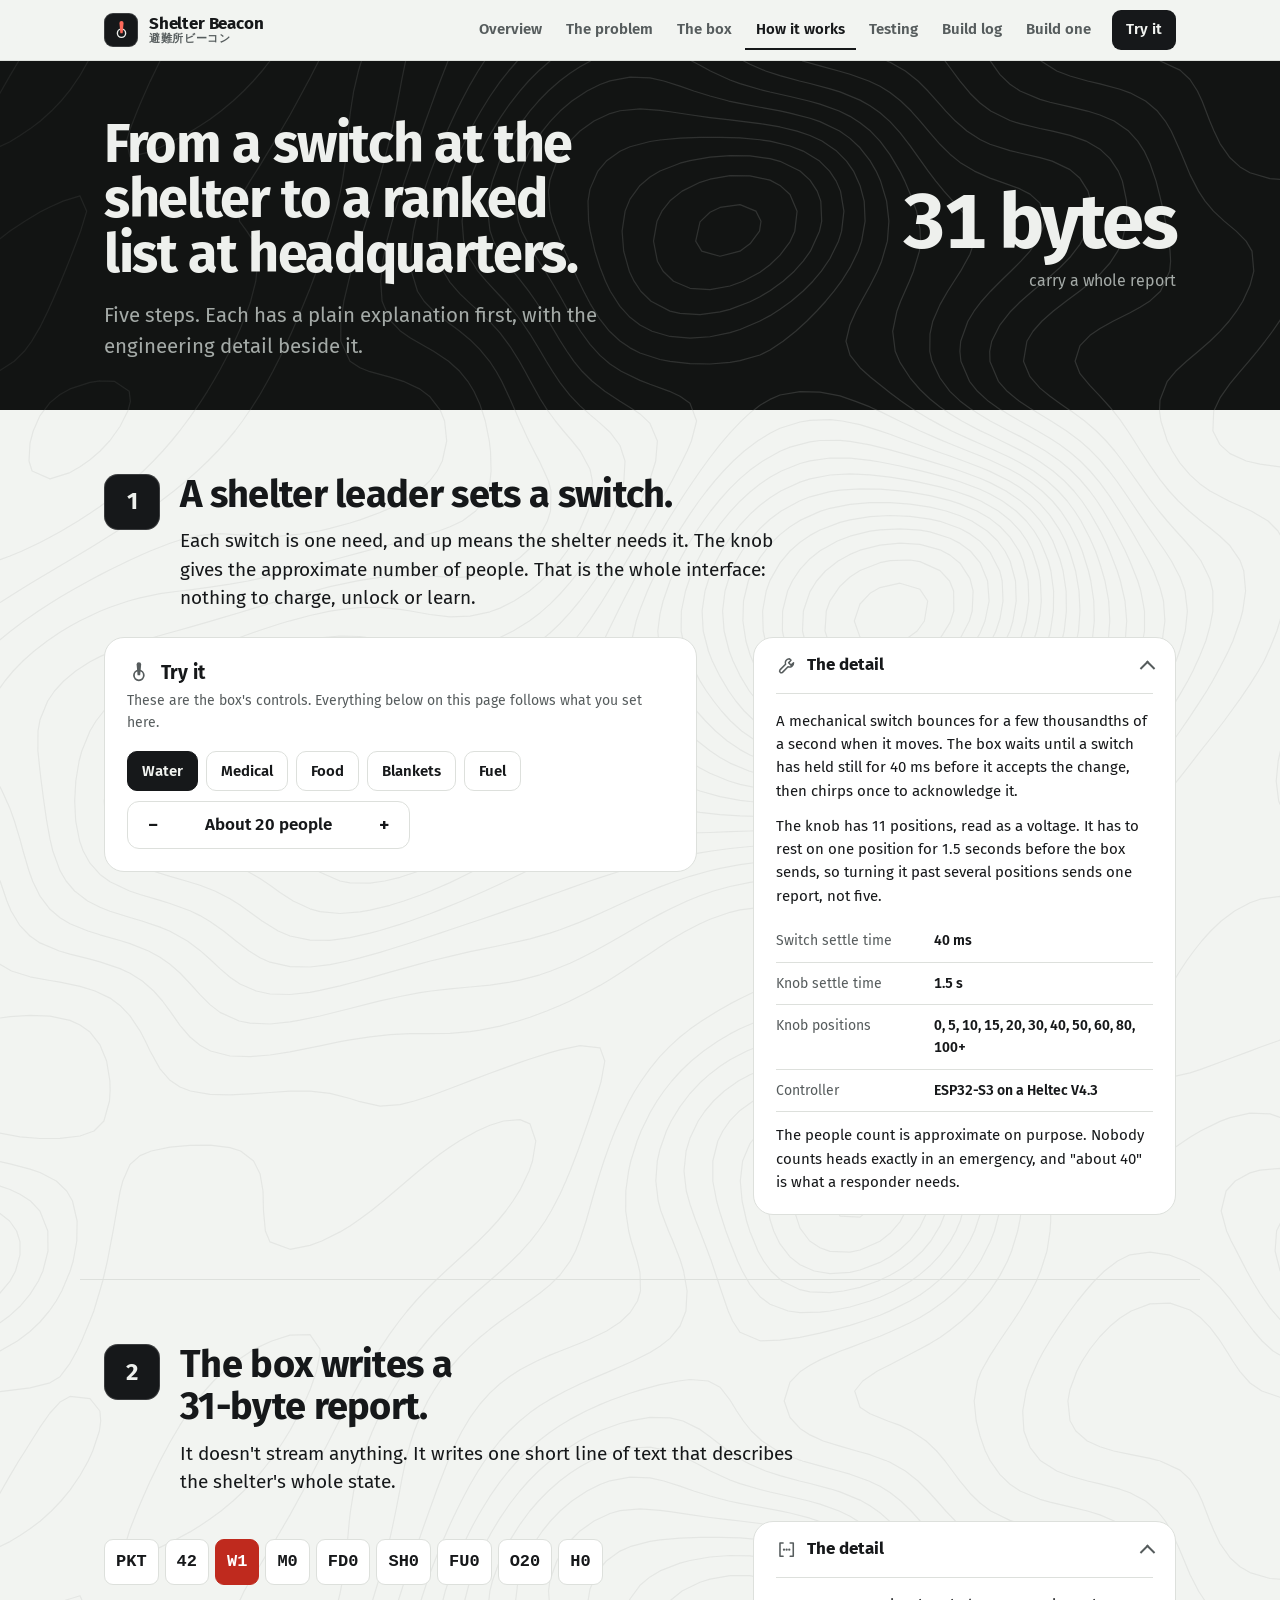
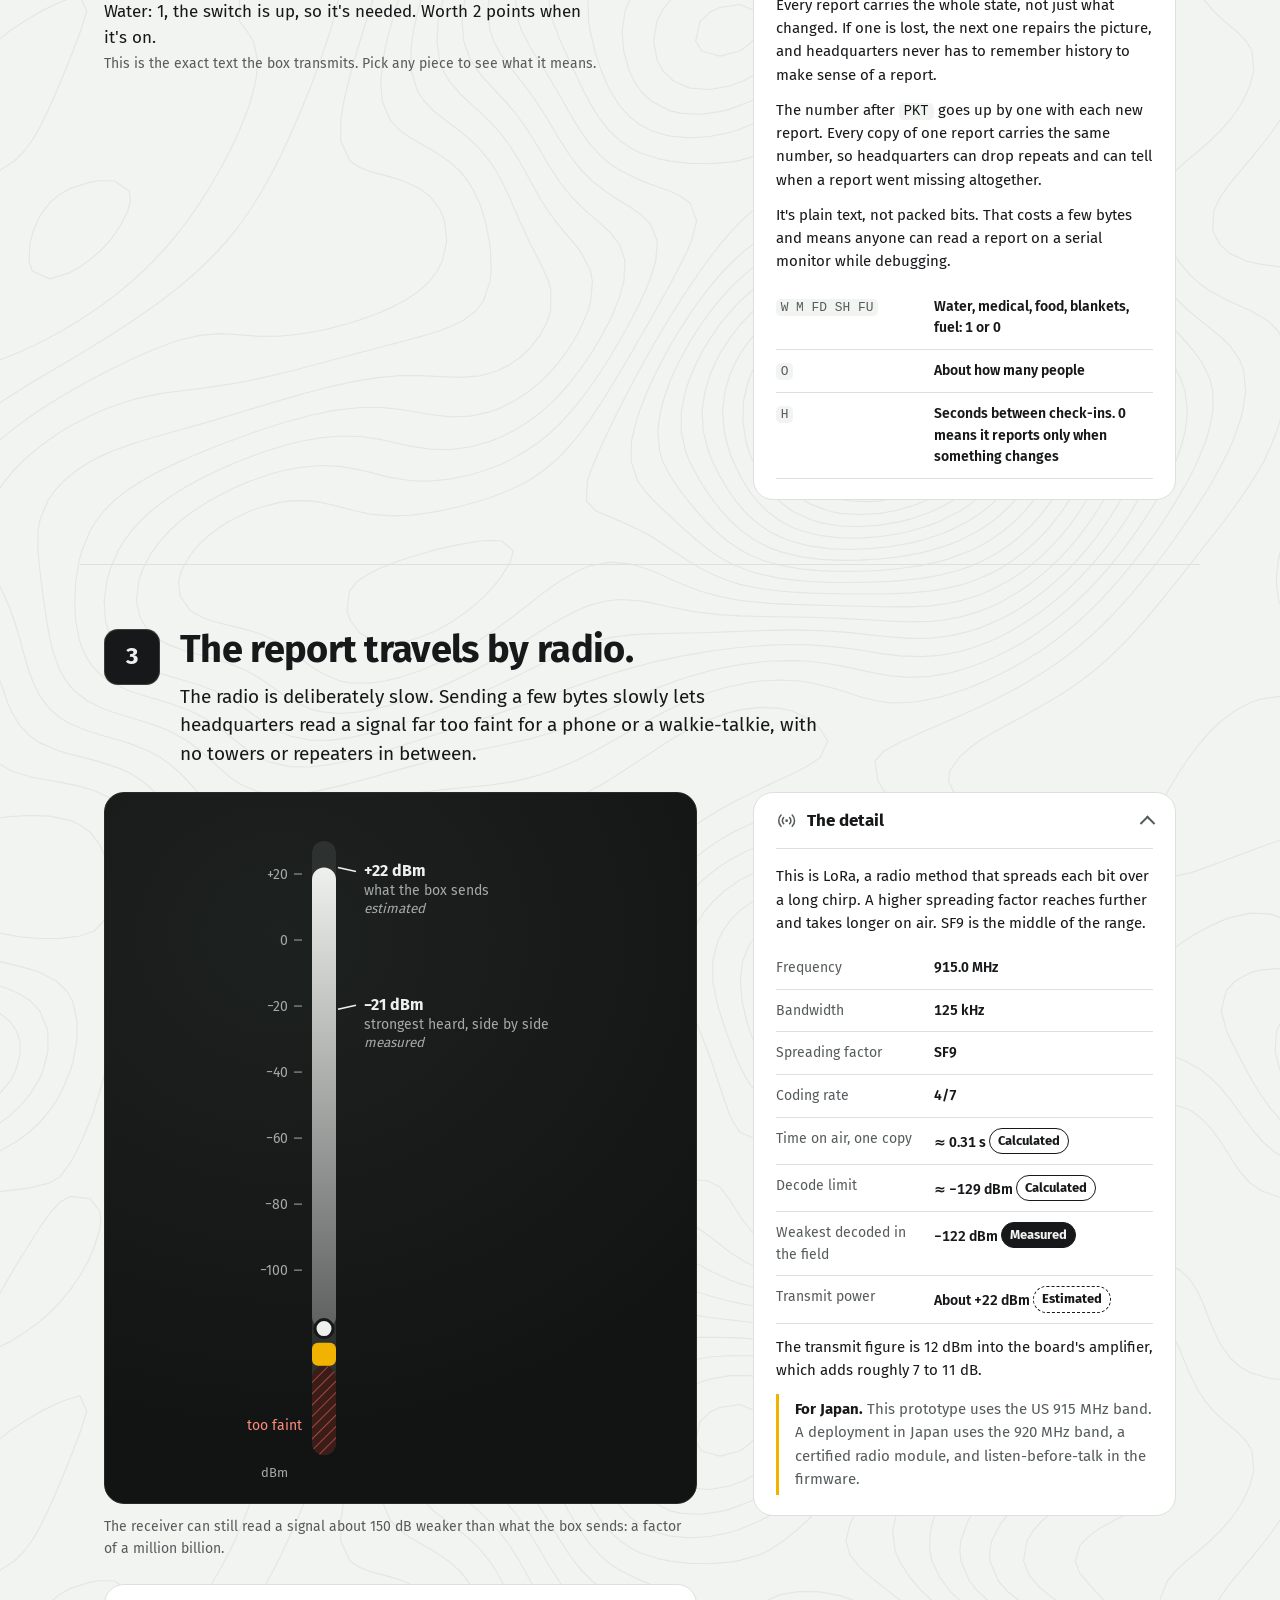
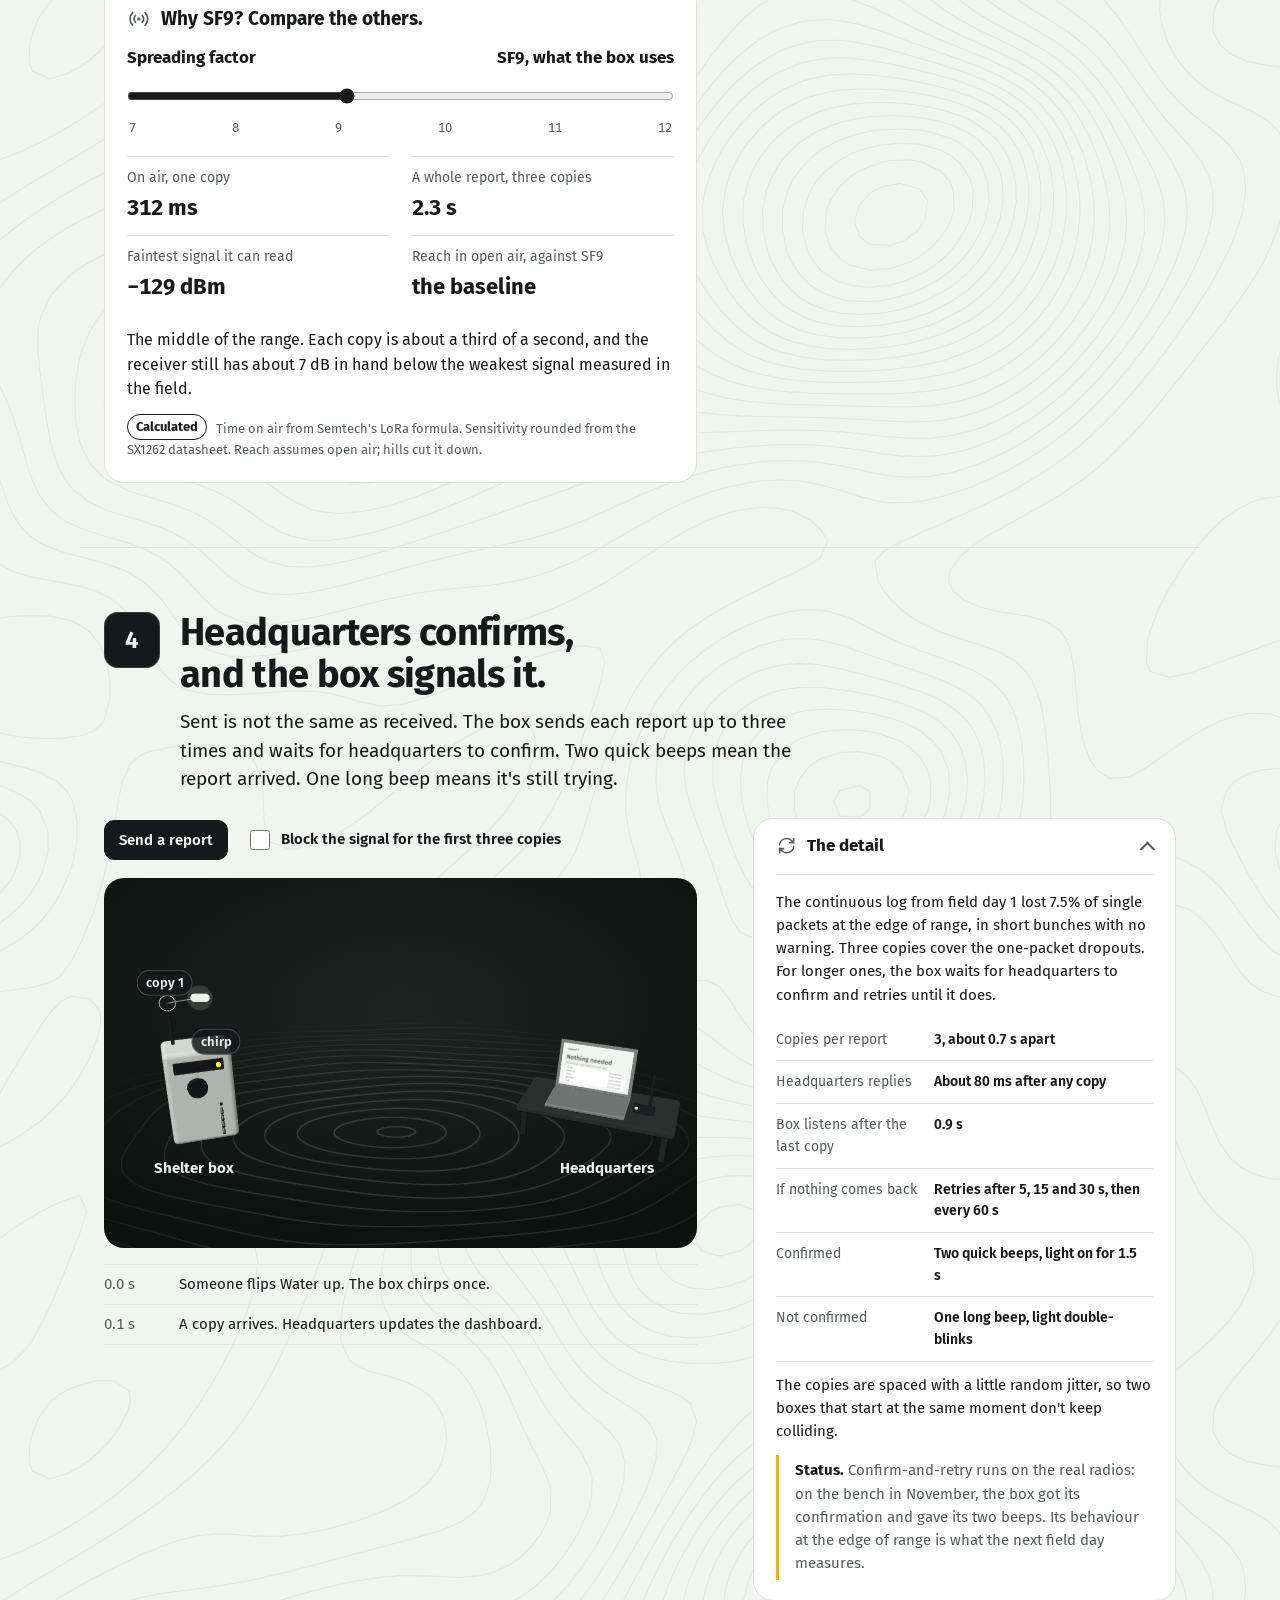
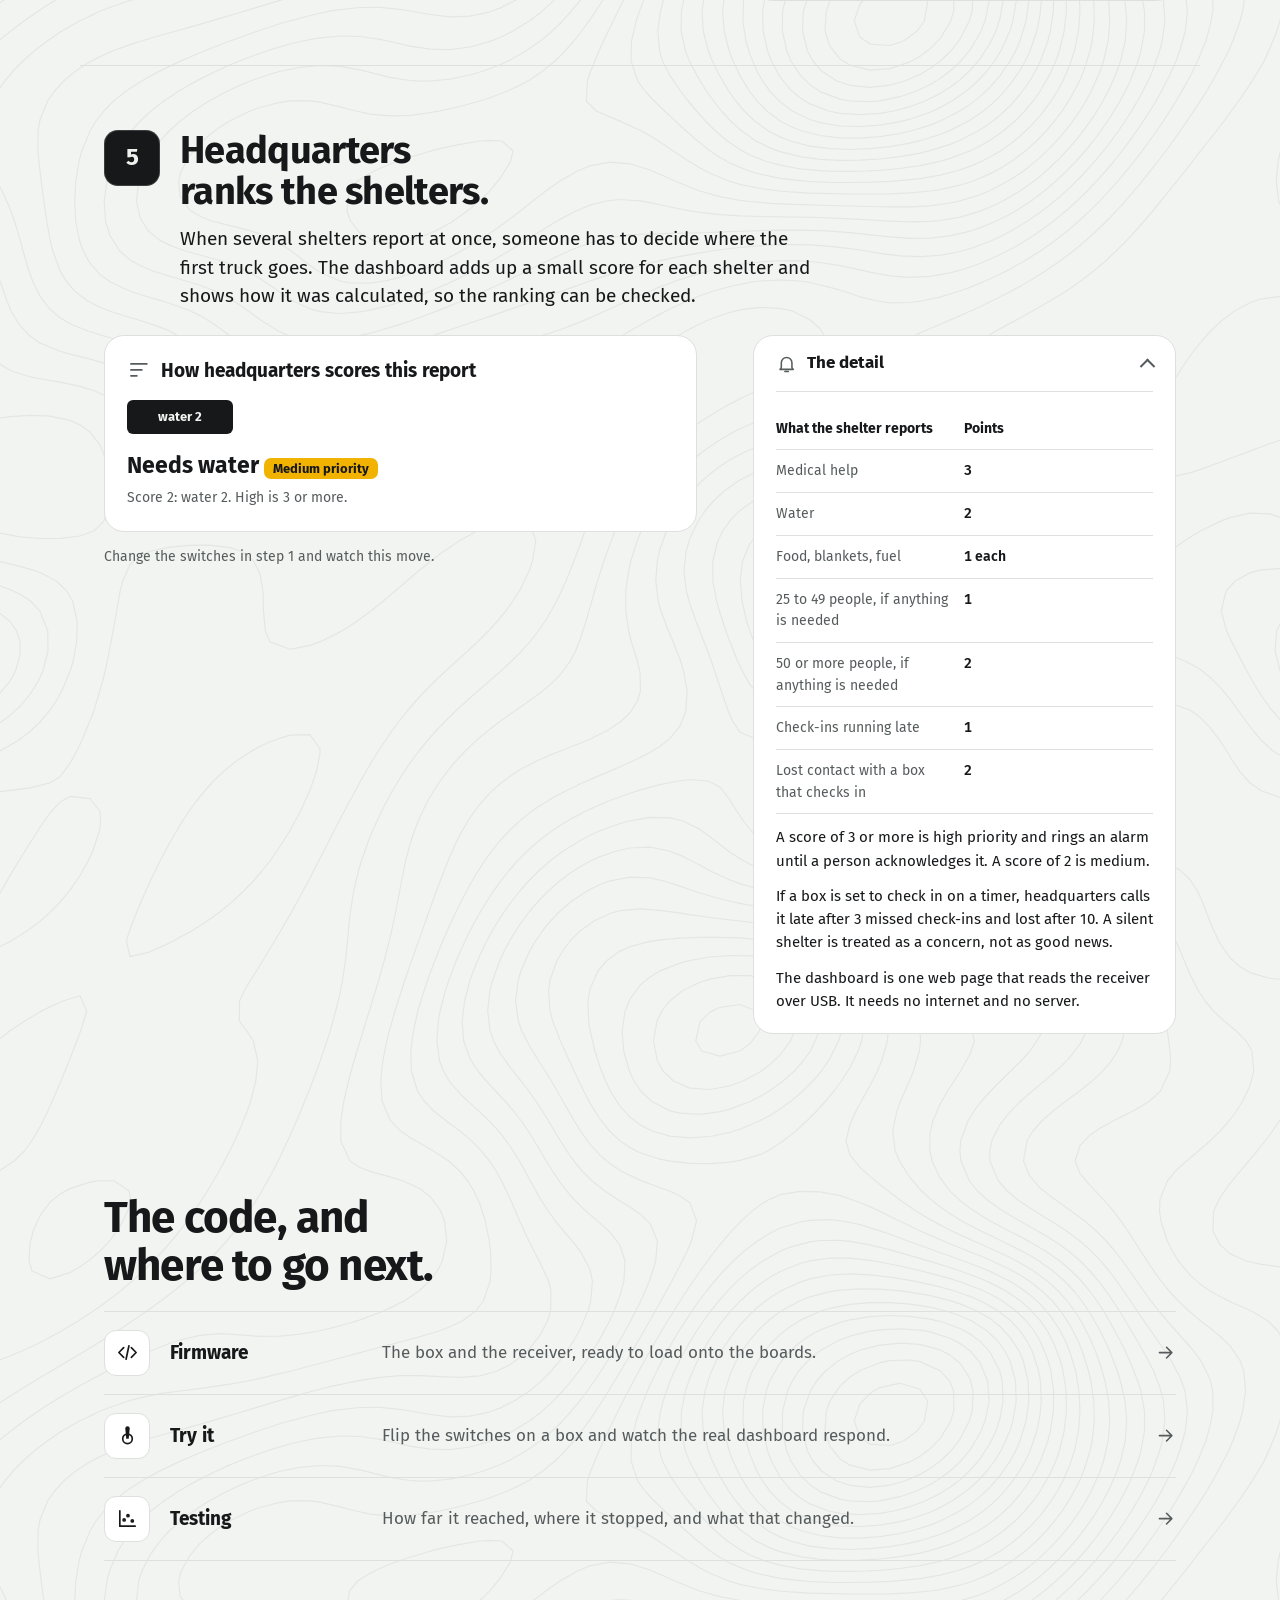
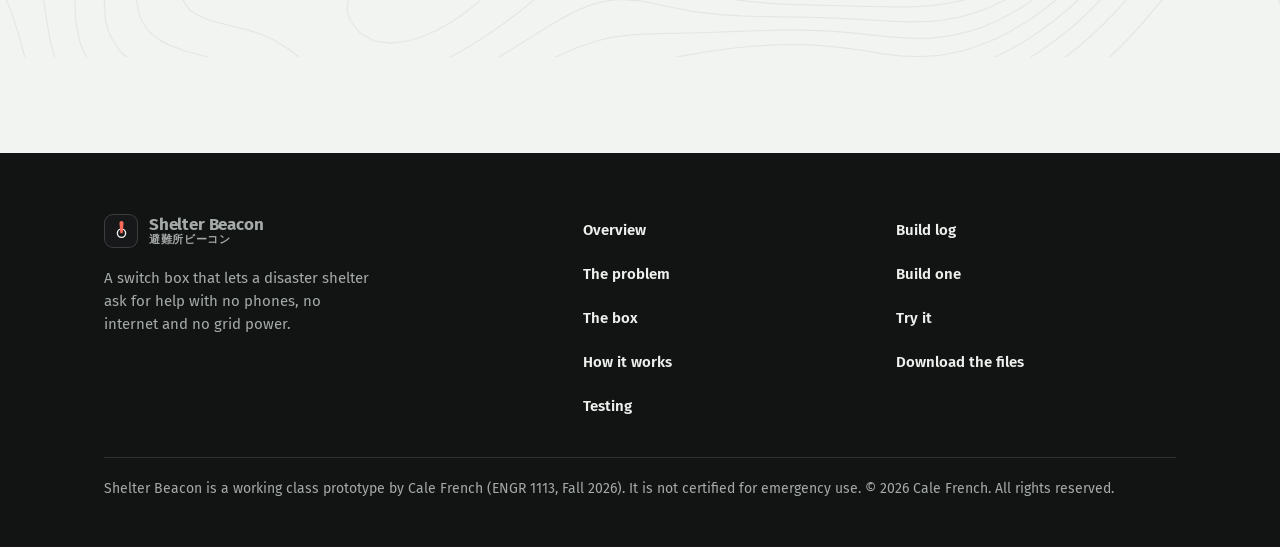
<file: system.html>
<!doctype html>
<html lang="en">
<head>
<meta charset="utf-8">
<meta name="viewport" content="width=device-width, initial-scale=1, viewport-fit=cover">
<title>Shelter Beacon: How it works</title>
<meta name="description" content="Five steps from a flipped switch to a ranked list at headquarters, each explained plainly with the engineering detail beside it.">
<meta property="og:title" content="Shelter Beacon: How it works">
<meta property="og:description" content="Five steps from a flipped switch to a ranked list at headquarters, each explained plainly with the engineering detail beside it.">
<meta property="og:image" content="https://cale-star.github.io/shelter-beacon-demo/assets/img/og.png">
<meta property="og:image:width" content="1200"><meta property="og:image:height" content="630">
<meta property="og:url" content="https://cale-star.github.io/shelter-beacon-demo/system.html">
<meta property="og:type" content="website">
<meta name="twitter:card" content="summary_large_image">
<link rel="apple-touch-icon" href="assets/img/apple-touch-icon.png">
<meta name="theme-color" content="#f2f4f1" media="(prefers-color-scheme: light)">
<meta name="theme-color" content="#111312" media="(prefers-color-scheme: dark)">
<link rel="icon" href="assets/img/favicon.svg">
<link rel="stylesheet" href="assets/site.css">
<script type="importmap">{"imports": {"three": "./assets/vendor/three.module.min.js", "three/addons/": "./assets/vendor/"}}</script>
</head>
<body>
<a class="skip" href="#main">Skip to content</a>
<header class="nav" id="nav"><div class="wrap"><a class="brand" href="./" aria-label="Shelter Beacon, home"><span class="logo-plate"><svg class="mark" viewBox="0 0 16 30" aria-hidden="true"><circle cx="8" cy="19" r="6" fill="none" stroke="#eef0ed" stroke-width="2"/><path d="M6.3 19 5 4.2a3 3 0 0 1 6 0L9.7 19z" fill="#ff6a5b"/></svg></span><span class="logo-words"><b>Shelter Beacon</b><span class="jp" lang="ja" aria-hidden="true">避難所ビーコン</span></span></a><button class="nav-toggle quiet" id="navToggle" aria-expanded="false" aria-controls="navList">Menu</button><ul id="navList"><li><a href="./">Overview</a></li><li><a href="problem.html">The problem</a></li><li><a href="hardware.html">The box</a></li><li><a href="system.html" aria-current=page>How it works</a></li><li><a href="testing.html">Testing</a></li><li><a href="buildlog.html">Build log</a></li><li><a href="build.html">Build one</a></li><li><a href="demo.html" class=cta>Try it</a></li></ul></div></header>
<main id="main">
<div class="page-head dark"><div class="head-art" aria-hidden="true"><div class="topo" aria-hidden="true"></div><svg class="beacon" viewBox="0 0 200 200" fill="none" stroke-linecap="round"><path class="arc a3" d="M52 62a68 68 0 0 1 96 0" stroke="currentColor" stroke-width="3"/><path class="arc a2" d="M66 78a48 48 0 0 1 68 0" stroke="currentColor" stroke-width="3"/><path class="arc a1" d="M80 94a28 28 0 0 1 40 0" stroke="currentColor" stroke-width="3"/><circle cx="100" cy="150" r="20" stroke="currentColor" stroke-width="6"/><path d="M94.5 150 90 108a10 10 0 0 1 20 0l-4.500 42z" fill="#ff6a5b"/></svg></div><div class="wrap">
  <h1 class="display">From a switch at the shelter to a ranked list at headquarters.</h1>
  <p class="lede">Five steps. Each has a plain explanation first, with the engineering detail beside it.</p>
  <p class="head-fig"><b>31 bytes</b><span>carry a whole report</span></p>
</div></div>

<div class="steps">
<section class="block"><div class="wrap step">
  <div class="step-head"><span class="step-n" aria-hidden="true"></span><div>
    <h2 class="say">A shelter leader sets a switch.</h2>
    <p class="plain">Each switch is one need, and up means the shelter needs it. The knob gives the approximate number of people. That is the whole interface: nothing to charge, unlock or learn.</p>
  </div></div>
  <div class="step-main">
    <div class="panel">
      <h3><svg class="i" viewBox="0 0 24 24" fill="none" stroke="currentColor" stroke-width="1.75" stroke-linecap="round" stroke-linejoin="round" aria-hidden="true"><circle cx="12" cy="15.5" r="5"/><path d="M10.7 15.5 9.7 4.6a2.3 2.3 0 0 1 4.6 0l-1 10.9z" fill="currentColor" stroke="none"/></svg>Try it</h3>
      <p class="small" style="margin-top:4px">These are the box's controls. Everything below on this page follows what you set here.</p>
      <div class="chips" id="pbSwitches" role="group" aria-label="Needs"></div>
      <div class="people-step" role="group" aria-label="About how many people"><button type="button" id="pbLess" aria-label="Fewer people">−</button><output id="pbPeople" aria-live="polite"></output><button type="button" id="pbMore" aria-label="More people">+</button></div>
    </div>
  </div>
  <details class="deep"><summary><svg class="i" viewBox="0 0 24 24" fill="none" stroke="currentColor" stroke-width="1.75" stroke-linecap="round" stroke-linejoin="round" aria-hidden="true"><path d="M14.8 4.2a4.6 4.6 0 0 0-4 6.3l-6.3 6.3a2 2 0 0 0 2.8 2.8l6.3-6.3a4.6 4.6 0 0 0 6.2-4.5l-2.9 2.6-2.6-2.6 2.6-2.9a4.6 4.6 0 0 0-2.1-1.7z"/></svg>The detail</summary><div class="deep-body">
    <p>A mechanical switch bounces for a few thousandths of a second when it moves. The box waits until a switch has held still for 40 ms before it accepts the change, then chirps once to acknowledge it.</p>
    <p>The knob has 11 positions, read as a voltage. It has to rest on one position for 1.5 seconds before the box sends, so turning it past several positions sends one report, not five.</p>
    <table class="spec"><tbody>
      <tr><th>Switch settle time</th><td>40 ms</td></tr>
      <tr><th>Knob settle time</th><td>1.5 s</td></tr>
      <tr><th>Knob positions</th><td>0, 5, 10, 15, 20, 30, 40, 50, 60, 80, 100+</td></tr>
      <tr><th>Controller</th><td>ESP32-S3 on a Heltec V4.3</td></tr>
    </tbody></table>
    <p>The people count is approximate on purpose. Nobody counts heads exactly in an emergency, and "about 40" is what a responder needs.</p>
  </div></details>
</div></section>

<section class="block"><div class="wrap step">
  <div class="step-head"><span class="step-n" aria-hidden="true"></span><div>
    <h2 class="say">The box writes a 31-byte report.</h2>
    <p class="plain">It doesn't stream anything. It writes one short line of text that describes the shelter's whole state.</p>
  </div></div>
  <div class="step-main">
    <div class="packet" id="packet" role="group" aria-label="The report, piece by piece"></div>
    <p class="field-note" id="fieldNote" aria-live="polite"></p>
    <p class="small">This is the exact text the box transmits. Pick any piece to see what it means.</p>
  </div>
  <details class="deep"><summary><svg class="i" viewBox="0 0 24 24" fill="none" stroke="currentColor" stroke-width="1.75" stroke-linecap="round" stroke-linejoin="round" aria-hidden="true"><path d="M8 4.5H4.5v15H8M16 4.5h3.5v15H16"/><path d="M9 12h.01M12 12h.01M15 12h.01" stroke-width="2.6"/></svg>The detail</summary><div class="deep-body">
    <p>Every report carries the whole state, not just what changed. If one is lost, the next one repairs the picture, and headquarters never has to remember history to make sense of a report.</p>
    <p>The number after <code>PKT</code> goes up by one with each new report. Every copy of one report carries the same number, so headquarters can drop repeats and can tell when a report went missing altogether.</p>
    <p>It's plain text, not packed bits. That costs a few bytes and means anyone can read a report on a serial monitor while debugging.</p>
    <table class="spec"><tbody>
      <tr><th><code>W M FD SH FU</code></th><td>Water, medical, food, blankets, fuel: 1 or 0</td></tr>
      <tr><th><code>O</code></th><td>About how many people</td></tr>
      <tr><th><code>H</code></th><td>Seconds between check-ins. 0 means it reports only when something changes</td></tr>
    </tbody></table>
  </div></details>
</div></section>

<section class="block"><div class="wrap step">
  <div class="step-head"><span class="step-n" aria-hidden="true"></span><div>
    <h2 class="say">The report travels by radio.</h2>
    <p class="plain">The radio is deliberately slow. Sending a few bytes slowly lets headquarters read a signal far too faint for a phone or a walkie-talkie, with no towers or repeaters in between.</p>
  </div></div>
  <div class="step-main">
    <figure class="viz-dark">
      <svg class="diagram" id="budget" role="img" aria-label="Signal strength scale. The box sends about plus 22 dBm. The weakest packet decoded in the field arrived at minus 122 dBm, 144 dB weaker, and still 7 dB above the radio's calculated limit of minus 129 dBm."></svg>
    </figure>
    <p class="small" style="margin-top:12px">The receiver can still read a signal about 150 dB weaker than what the box sends: a factor of a million billion.</p>
    <div class="panel tool" data-tool="sf" style="margin-top:24px"><h3><svg class="i" viewBox="0 0 24 24" fill="none" stroke="currentColor" stroke-width="1.75" stroke-linecap="round" stroke-linejoin="round" aria-hidden="true"><circle cx="12" cy="12" r="1.6" fill="currentColor" stroke="none"/><path d="M8.6 8.6a4.8 4.8 0 0 0 0 6.8M15.4 8.6a4.8 4.8 0 0 1 0 6.8M5.7 5.7a8.9 8.9 0 0 0 0 12.6M18.3 5.7a8.9 8.9 0 0 1 0 12.6"/></svg>Why SF9? Compare the others.</h3></div>
  </div>
  <details class="deep"><summary><svg class="i" viewBox="0 0 24 24" fill="none" stroke="currentColor" stroke-width="1.75" stroke-linecap="round" stroke-linejoin="round" aria-hidden="true"><circle cx="12" cy="12" r="1.6" fill="currentColor" stroke="none"/><path d="M8.6 8.6a4.8 4.8 0 0 0 0 6.8M15.4 8.6a4.8 4.8 0 0 1 0 6.8M5.7 5.7a8.9 8.9 0 0 0 0 12.6M18.3 5.7a8.9 8.9 0 0 1 0 12.6"/></svg>The detail</summary><div class="deep-body">
    <p>This is LoRa, a radio method that spreads each bit over a long chirp. A higher spreading factor reaches further and takes longer on air. SF9 is the middle of the range.</p>
    <table class="spec"><tbody>
      <tr><th>Frequency</th><td>915.0 MHz</td></tr>
      <tr><th>Bandwidth</th><td>125 kHz</td></tr>
      <tr><th>Spreading factor</th><td>SF9</td></tr>
      <tr><th>Coding rate</th><td>4/7</td></tr>
      <tr><th>Time on air, one copy</th><td>≈ 0.31 s <span class="ev" data-k="calculated">Calculated</span></td></tr>
      <tr><th>Decode limit</th><td>≈ −129 dBm <span class="ev" data-k="calculated">Calculated</span></td></tr>
      <tr><th>Weakest decoded in the field</th><td>−122 dBm <span class="ev" data-k="measured">Measured</span></td></tr>
      <tr><th>Transmit power</th><td>About +22 dBm <span class="ev" data-k="estimated">Estimated</span></td></tr>
    </tbody></table>
    <p>The transmit figure is 12 dBm into the board's amplifier, which adds roughly 7 to 11 dB.</p>
    <p class="note-box"><b>For Japan.</b> This prototype uses the US 915 MHz band. A deployment in Japan uses the 920 MHz band, a certified radio module, and listen-before-talk in the firmware.</p>
  </div></details>
</div></section>

<section class="block"><div class="wrap step">
  <div class="step-head"><span class="step-n" aria-hidden="true"></span><div>
    <h2 class="say">Headquarters confirms, and the box signals it.</h2>
    <p class="plain">Sent is not the same as received. The box sends each report up to three times and waits for headquarters to confirm. Two quick beeps mean the report arrived. One long beep means it's still trying.</p>
  </div></div>
  <div class="step-main">
    <div class="seq-ctl" style="margin-top:0">
      <button class="primary" id="seqGo">Send a report</button>
      <label><input type="checkbox" id="seqBlock"> Block the signal for the first three copies</label>
    </div>
    <figure class="viz-dark" style="margin-top:16px"><svg class="diagram" id="seq" role="img" aria-label="Sequence: the box sends copies of a report, headquarters confirms, the box beeps."></svg></figure>
    <ol class="seq-log" id="seqLog" aria-live="polite"></ol>
  </div>
  <details class="deep"><summary><svg class="i" viewBox="0 0 24 24" fill="none" stroke="currentColor" stroke-width="1.75" stroke-linecap="round" stroke-linejoin="round" aria-hidden="true"><path d="M4 11a8 8 0 0 1 13.7-4.6L20 8.6M20 4v4.6h-4.6M20 13a8 8 0 0 1-13.7 4.6L4 15.4M4 20v-4.6h4.6"/></svg>The detail</summary><div class="deep-body">
    <p>The continuous log from field day 1 lost 7.5% of single packets at the edge of range, in short bunches with no warning. Three copies cover the one-packet dropouts. For longer ones, the box waits for headquarters to confirm and retries until it does.</p>
    <table class="spec"><tbody>
      <tr><th>Copies per report</th><td>3, about 0.7 s apart</td></tr>
      <tr><th>Headquarters replies</th><td>About 80 ms after any copy</td></tr>
      <tr><th>Box listens after the last copy</th><td>0.9 s</td></tr>
      <tr><th>If nothing comes back</th><td>Retries after 5, 15 and 30 s, then every 60 s</td></tr>
      <tr><th>Confirmed</th><td>Two quick beeps, light on for 1.5 s</td></tr>
      <tr><th>Not confirmed</th><td>One long beep, light double-blinks</td></tr>
    </tbody></table>
    <p>The copies are spaced with a little random jitter, so two boxes that start at the same moment don't keep colliding.</p>
    <p class="note-box"><b>Status.</b> Confirm-and-retry runs on the real radios: on the bench in November, the box got its confirmation and gave its two beeps. Its behaviour at the edge of range is what the next field day measures.</p>
  </div></details>
</div></section>

<section class="block"><div class="wrap step">
  <div class="step-head"><span class="step-n" aria-hidden="true"></span><div>
    <h2 class="say">Headquarters ranks the shelters.</h2>
    <p class="plain">When several shelters report at once, someone has to decide where the first truck goes. The dashboard adds up a small score for each shelter and shows how it was calculated, so the ranking can be checked.</p>
  </div></div>
  <div class="step-main">
    <div class="panel">
      <h3><svg class="i" viewBox="0 0 24 24" fill="none" stroke="currentColor" stroke-width="1.75" stroke-linecap="round" stroke-linejoin="round" aria-hidden="true"><path d="M4 6h16M4 12h11M4 18h6"/></svg>How headquarters scores this report</h3>
      <div class="scorebar" id="scorebar" aria-hidden="true"></div>
      <p style="margin-top:14px"><strong id="pbHead" style="font-size:1.4375rem"></strong> <span class="tag" id="pbTag"></span></p>
      <p class="small" id="pbWhy" style="margin-top:4px"></p>
    </div>
    <p class="small" style="margin-top:14px">Change the switches in step 1 and watch this move.</p>
  </div>
  <details class="deep"><summary><svg class="i" viewBox="0 0 24 24" fill="none" stroke="currentColor" stroke-width="1.75" stroke-linecap="round" stroke-linejoin="round" aria-hidden="true"><path d="M6 16.5V11a6 6 0 0 1 12 0v5.5l1.5 2h-15zM10 21h4"/></svg>The detail</summary><div class="deep-body">
    <table class="spec">
      <thead><tr><th>What the shelter reports</th><th>Points</th></tr></thead>
      <tbody>
        <tr><th>Medical help</th><td>3</td></tr>
        <tr><th>Water</th><td>2</td></tr>
        <tr><th>Food, blankets, fuel</th><td>1 each</td></tr>
        <tr><th>25 to 49 people, if anything is needed</th><td>1</td></tr>
        <tr><th>50 or more people, if anything is needed</th><td>2</td></tr>
        <tr><th>Check-ins running late</th><td>1</td></tr>
        <tr><th>Lost contact with a box that checks in</th><td>2</td></tr>
      </tbody>
    </table>
    <p>A score of 3 or more is high priority and rings an alarm until a person acknowledges it. A score of 2 is medium.</p>
    <p>If a box is set to check in on a timer, headquarters calls it late after 3 missed check-ins and lost after 10. A silent shelter is treated as a concern, not as good news.</p>
    <p>The dashboard is one web page that reads the receiver over USB. It needs no internet and no server.</p>
  </div></details>
</div></section>
</div>

<section class="block"><div class="wrap">
  <h2 class="say">The code, and where to go next.</h2>
  <ul class="next">
    <li><a href="build.html#files"><span class="tile"><svg class="i" viewBox="0 0 24 24" fill="none" stroke="currentColor" stroke-width="1.75" stroke-linecap="round" stroke-linejoin="round" aria-hidden="true"><path d="m8 7-5 5 5 5M16 7l5 5-5 5M13.5 5l-3 14"/></svg></span><b>Firmware</b><span>The box and the receiver, ready to load onto the boards.</span><svg class="i" viewBox="0 0 24 24" fill="none" stroke="currentColor" stroke-width="1.75" stroke-linecap="round" stroke-linejoin="round" aria-hidden="true"><path d="M5 12h14M13 6l6 6-6 6"/></svg></a></li>
    <li><a href="demo.html"><span class="tile"><svg class="i" viewBox="0 0 24 24" fill="none" stroke="currentColor" stroke-width="1.75" stroke-linecap="round" stroke-linejoin="round" aria-hidden="true"><circle cx="12" cy="15.5" r="5"/><path d="M10.7 15.5 9.7 4.6a2.3 2.3 0 0 1 4.6 0l-1 10.9z" fill="currentColor" stroke="none"/></svg></span><b>Try it</b><span>Flip the switches on a box and watch the real dashboard respond.</span><svg class="i" viewBox="0 0 24 24" fill="none" stroke="currentColor" stroke-width="1.75" stroke-linecap="round" stroke-linejoin="round" aria-hidden="true"><path d="M5 12h14M13 6l6 6-6 6"/></svg></a></li>
    <li><a href="testing.html"><span class="tile"><svg class="i" viewBox="0 0 24 24" fill="none" stroke="currentColor" stroke-width="1.75" stroke-linecap="round" stroke-linejoin="round" aria-hidden="true"><path d="M4 4v16h16"/><circle cx="8.5" cy="13.5" r="1.1"/><circle cx="12.5" cy="9" r="1.1"/><circle cx="17" cy="14.5" r="1.1"/></svg></span><b>Testing</b><span>How far it reached, where it stopped, and what that changed.</span><svg class="i" viewBox="0 0 24 24" fill="none" stroke="currentColor" stroke-width="1.75" stroke-linecap="round" stroke-linejoin="round" aria-hidden="true"><path d="M5 12h14M13 6l6 6-6 6"/></svg></a></li>
  </ul>
</div></section>

</main>
<footer class="foot dark"><div class="wrap">
<div class="foot-brand"><a class="brand" href="./" aria-label="Shelter Beacon, home"><span class="logo-plate"><svg class="mark" viewBox="0 0 16 30" aria-hidden="true"><circle cx="8" cy="19" r="6" fill="none" stroke="#eef0ed" stroke-width="2"/><path d="M6.3 19 5 4.2a3 3 0 0 1 6 0L9.7 19z" fill="#ff6a5b"/></svg></span><span class="logo-words"><b>Shelter Beacon</b><span class="jp" lang="ja" aria-hidden="true">避難所ビーコン</span></span></a>
<p>A switch box that lets a disaster shelter ask for help with no phones, no internet and no grid power.</p></div>
<nav aria-label="Footer"><ul><li><a href="./">Overview</a></li><li><a href="problem.html">The problem</a></li><li><a href="hardware.html">The box</a></li><li><a href="system.html">How it works</a></li><li><a href="testing.html">Testing</a></li><li><a href="buildlog.html">Build log</a></li><li><a href="build.html">Build one</a></li><li><a href="demo.html">Try it</a></li>
<li><a href="build.html#files">Download the files</a></li></ul></nav>
<p class="legal">Shelter Beacon is a working class prototype by Cale French (ENGR 1113, Fall 2026). It is not certified for emergency use.
&copy; 2026 Cale French. All rights reserved.</p>
</div></footer><script>
(() => { const n = document.getElementById("nav"), b = document.getElementById("navToggle");
  b.onclick = () => { const o = n.classList.toggle("open"); b.setAttribute("aria-expanded", o); b.textContent = o ? "Close" : "Menu"; };
  addEventListener("beforeprint", () => document.querySelectorAll("details").forEach(d => d.open = true));
  // Graphics marked data-reveal play their entrance once, when they scroll into view.
  const rv = document.querySelectorAll("[data-reveal]");
  if ("IntersectionObserver" in window && !matchMedia("(prefers-reduced-motion: reduce)").matches) {
    rv.forEach(e => e.classList.add("pre"));
    const io = new IntersectionObserver(es => es.forEach(x => { if (x.isIntersecting) { x.target.classList.add("in"); io.unobserve(x.target); } }), { threshold: .35 });
    rv.forEach(e => io.observe(e));
  } })();
</script>
<script type="module" src="assets/js/system.js"></script>
<script type="module" src="assets/js/tools.js"></script>
</body>
</html>
</file>
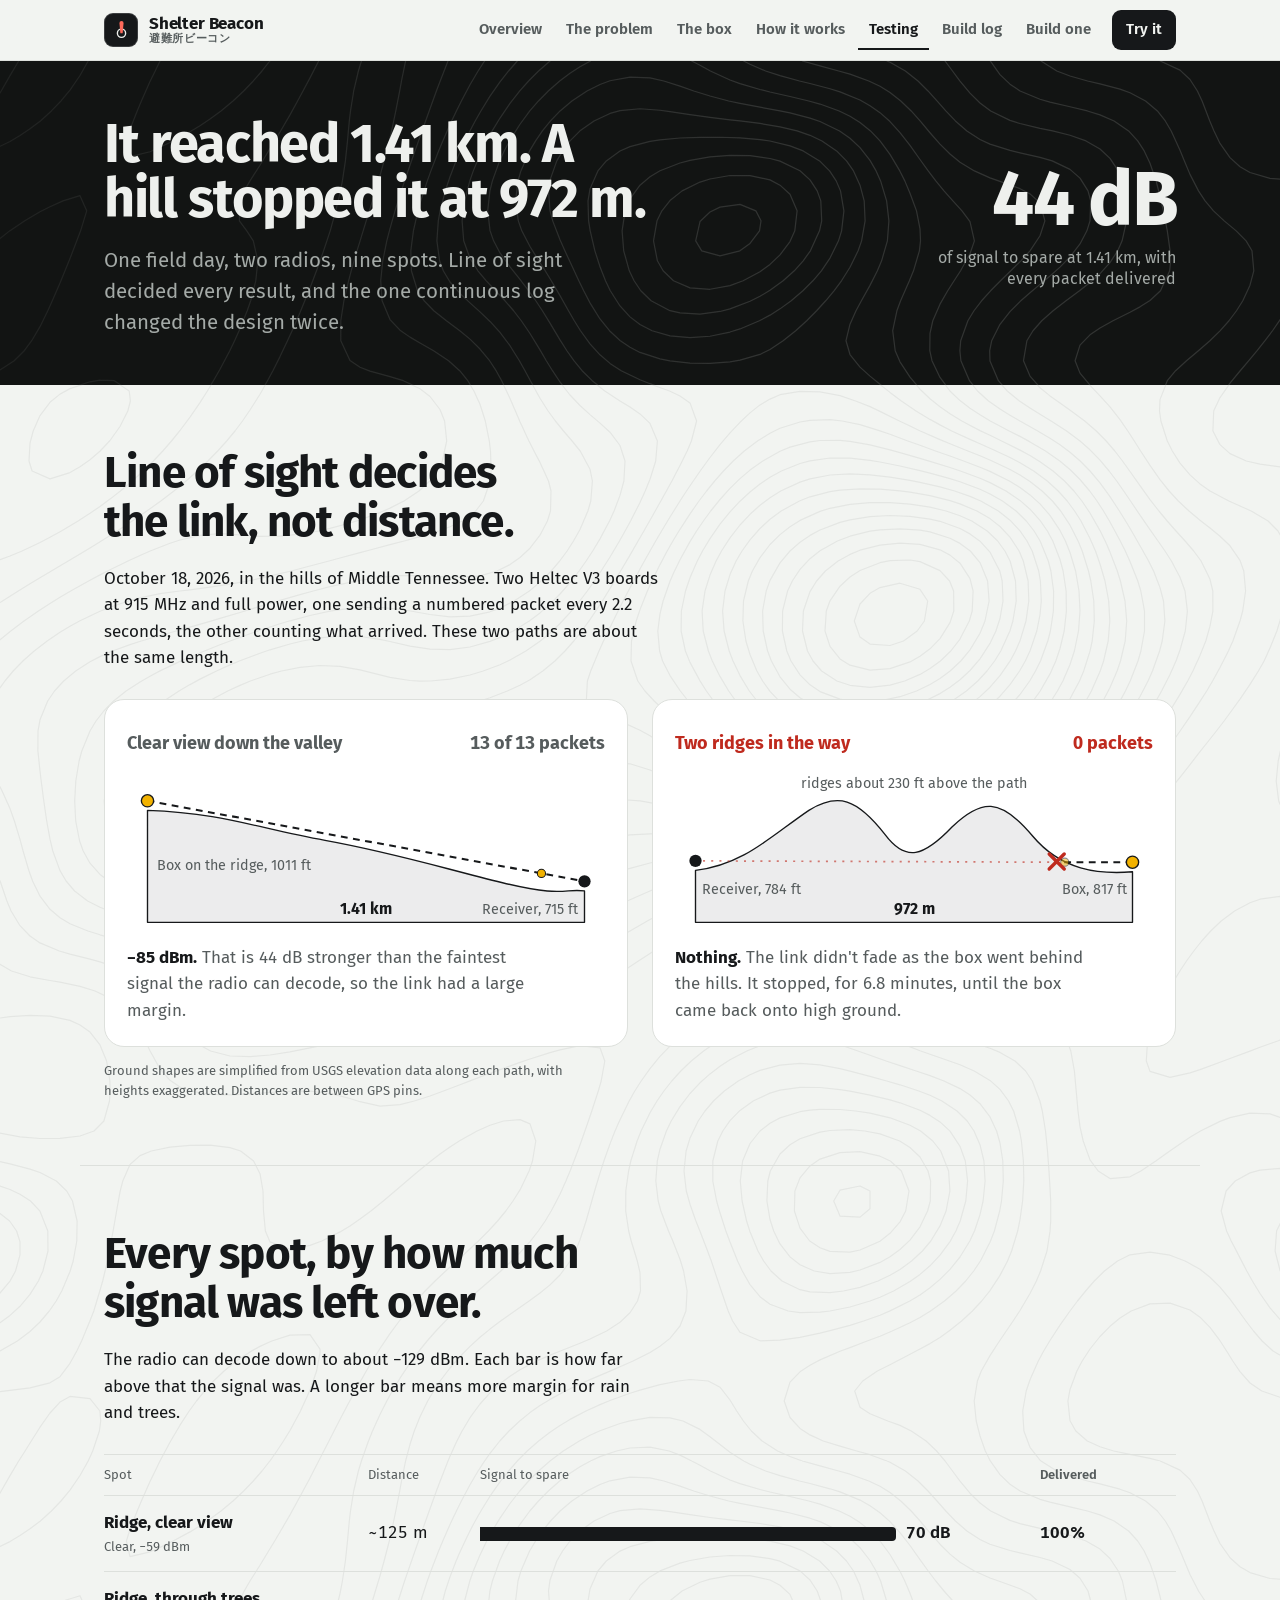
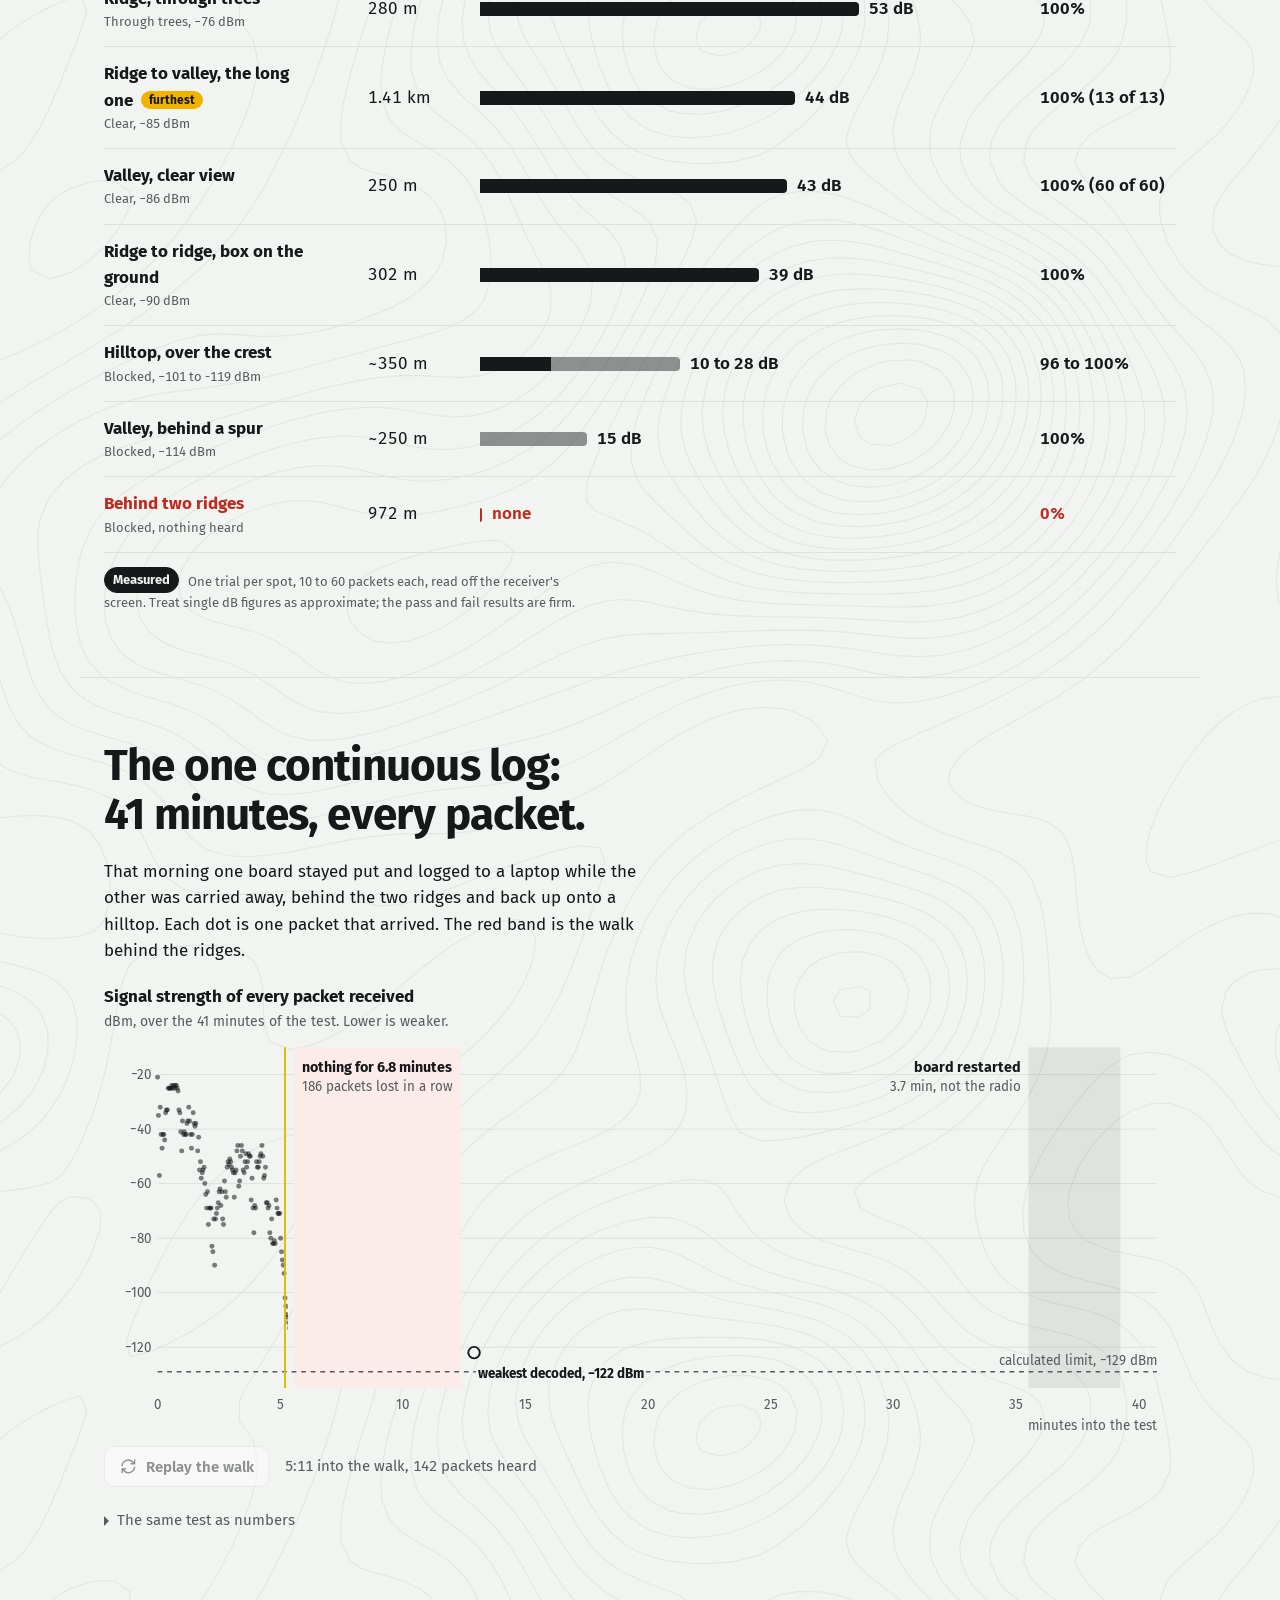
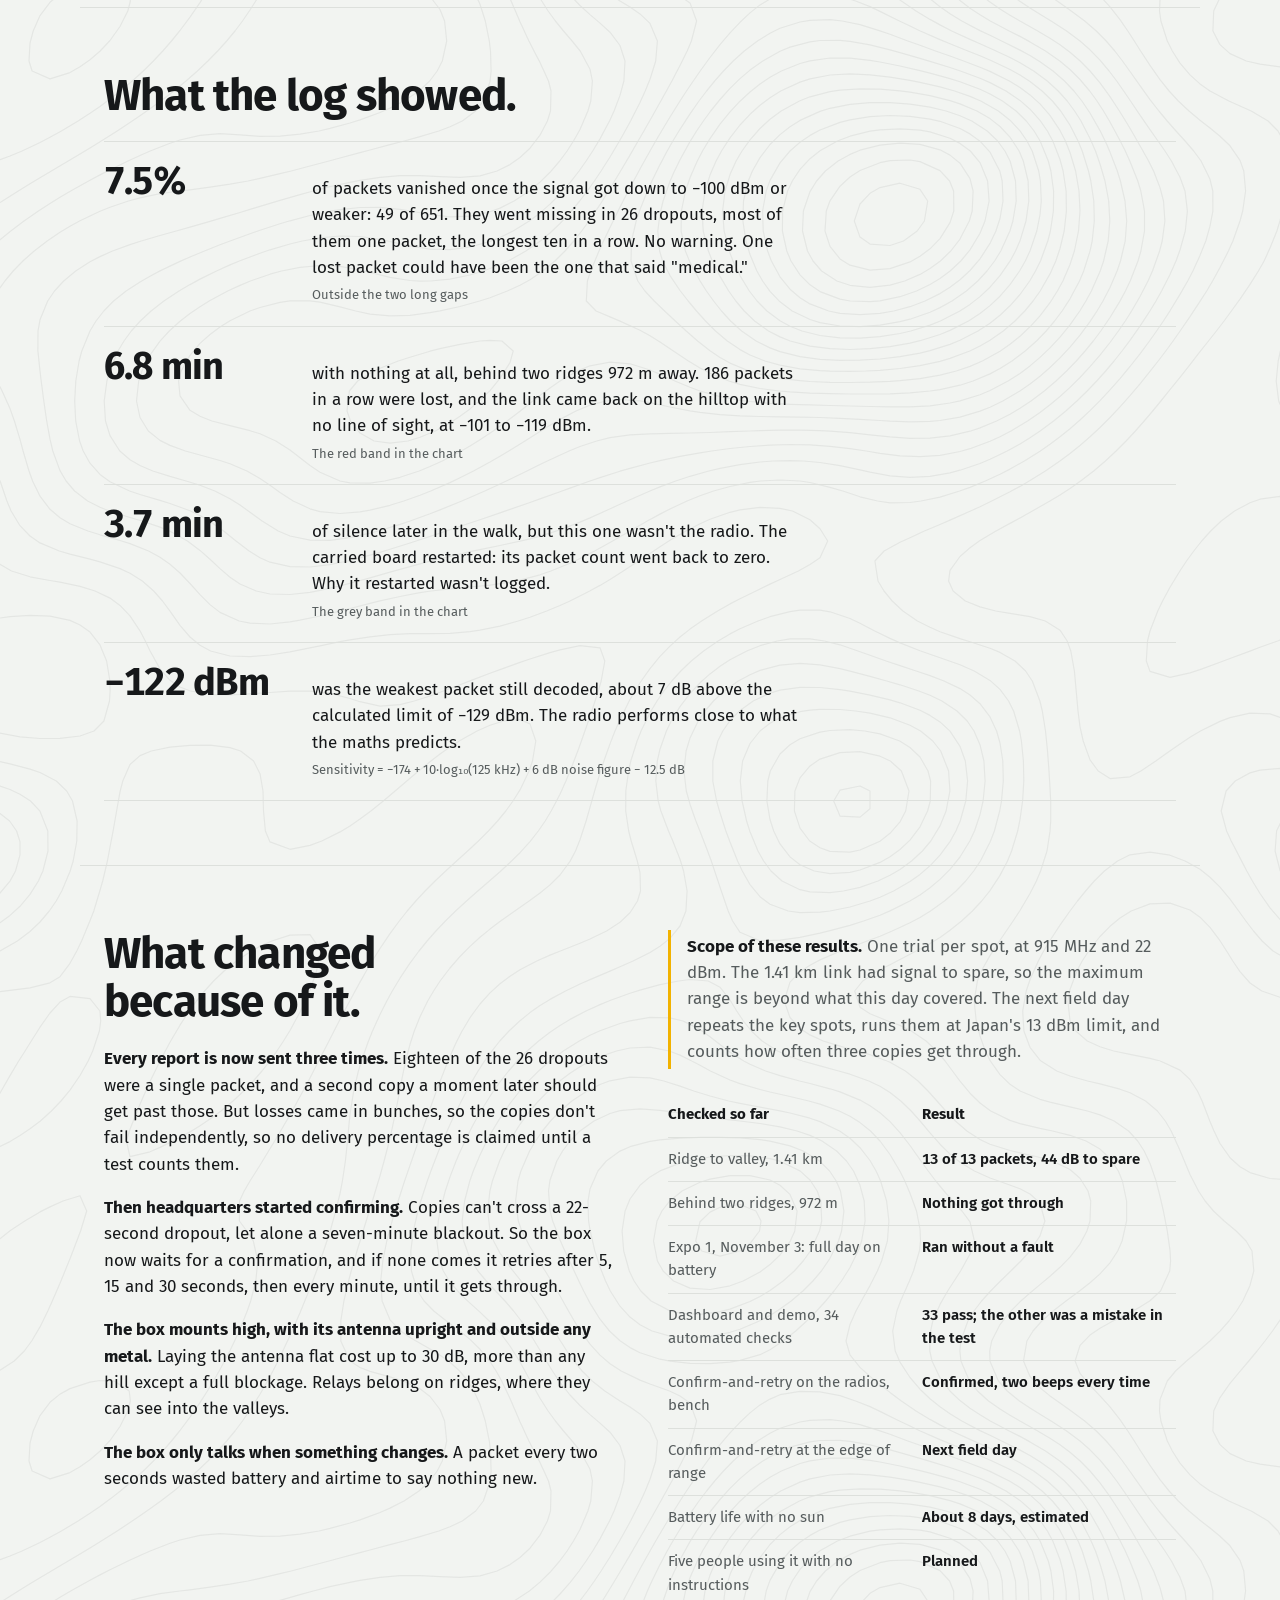
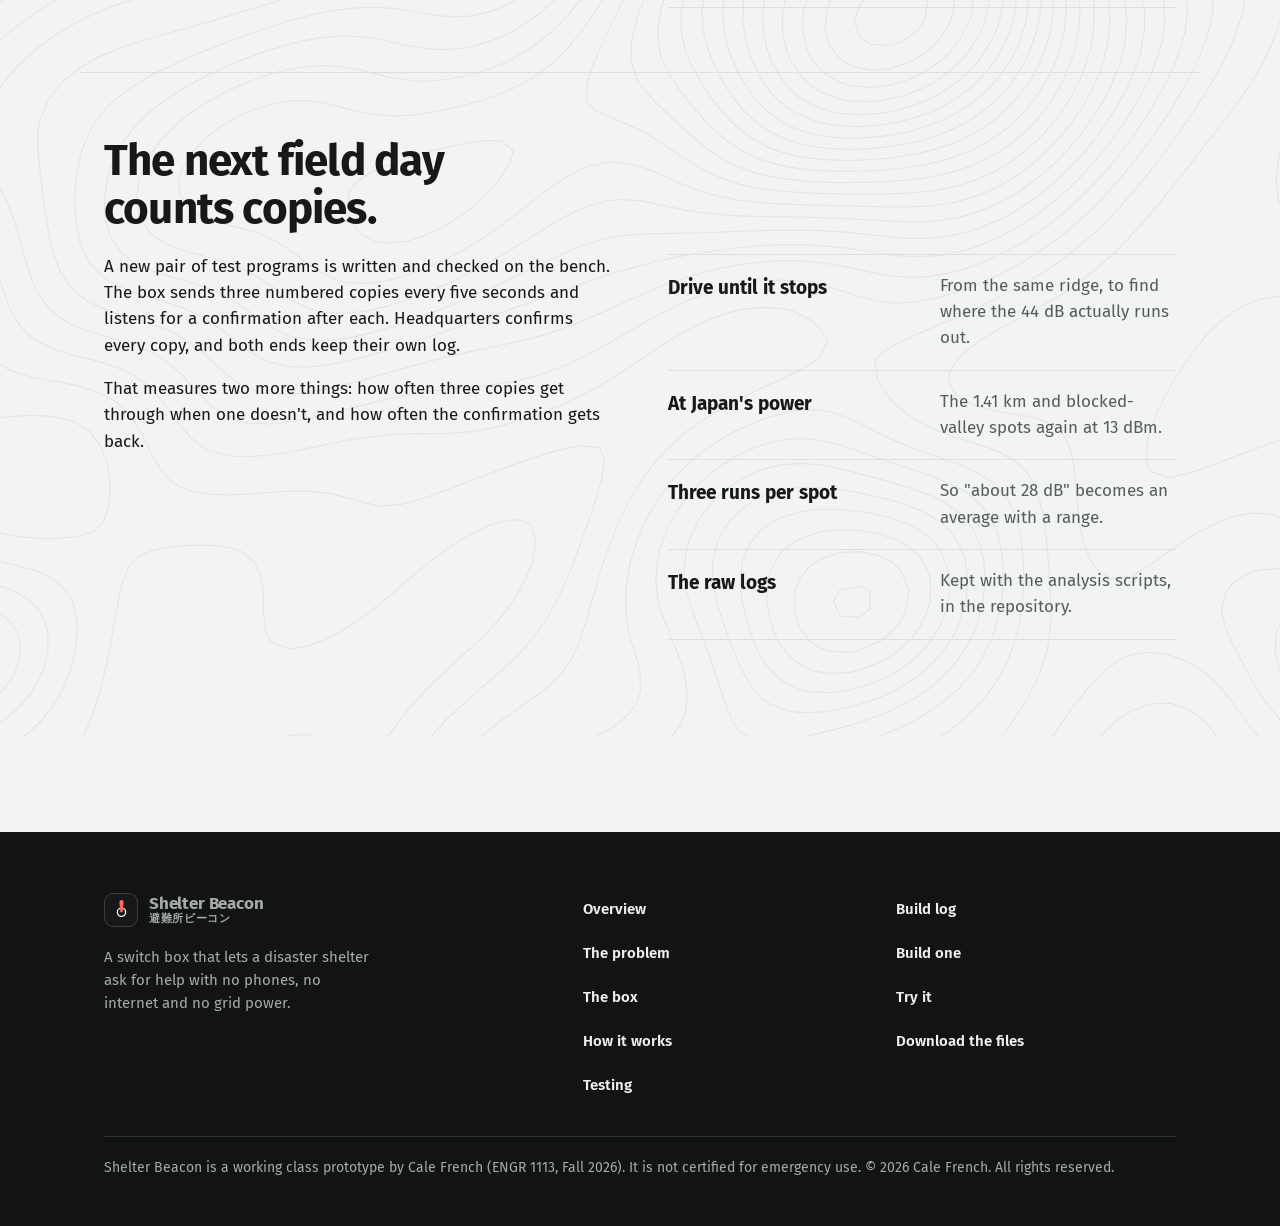
<file: testing.html>
<!doctype html>
<html lang="en">
<head>
<meta charset="utf-8">
<meta name="viewport" content="width=device-width, initial-scale=1, viewport-fit=cover">
<title>Shelter Beacon: Testing</title>
<meta name="description" content="Field results for Shelter Beacon: a 1.41 km link from ridge to valley, a dead spot behind two ridges, what costs signal, and what comes next.">
<meta property="og:title" content="Shelter Beacon: Testing">
<meta property="og:description" content="Field results for Shelter Beacon: a 1.41 km link from ridge to valley, a dead spot behind two ridges, what costs signal, and what comes next.">
<meta property="og:image" content="https://cale-star.github.io/shelter-beacon-demo/assets/img/og.png">
<meta property="og:image:width" content="1200"><meta property="og:image:height" content="630">
<meta property="og:url" content="https://cale-star.github.io/shelter-beacon-demo/testing.html">
<meta property="og:type" content="website">
<meta name="twitter:card" content="summary_large_image">
<link rel="apple-touch-icon" href="assets/img/apple-touch-icon.png">
<meta name="theme-color" content="#f2f4f1" media="(prefers-color-scheme: light)">
<meta name="theme-color" content="#111312" media="(prefers-color-scheme: dark)">
<link rel="icon" href="assets/img/favicon.svg">
<link rel="stylesheet" href="assets/site.css">
<script type="importmap">{"imports": {"three": "./assets/vendor/three.module.min.js", "three/addons/": "./assets/vendor/"}}</script>
</head>
<body>
<a class="skip" href="#main">Skip to content</a>
<header class="nav" id="nav"><div class="wrap"><a class="brand" href="./" aria-label="Shelter Beacon, home"><span class="logo-plate"><svg class="mark" viewBox="0 0 16 30" aria-hidden="true"><circle cx="8" cy="19" r="6" fill="none" stroke="#eef0ed" stroke-width="2"/><path d="M6.3 19 5 4.2a3 3 0 0 1 6 0L9.7 19z" fill="#ff6a5b"/></svg></span><span class="logo-words"><b>Shelter Beacon</b><span class="jp" lang="ja" aria-hidden="true">避難所ビーコン</span></span></a><button class="nav-toggle quiet" id="navToggle" aria-expanded="false" aria-controls="navList">Menu</button><ul id="navList"><li><a href="./">Overview</a></li><li><a href="problem.html">The problem</a></li><li><a href="hardware.html">The box</a></li><li><a href="system.html">How it works</a></li><li><a href="testing.html" aria-current=page>Testing</a></li><li><a href="buildlog.html">Build log</a></li><li><a href="build.html">Build one</a></li><li><a href="demo.html" class=cta>Try it</a></li></ul></div></header>
<main id="main">
<div class="page-head dark"><div class="head-art" aria-hidden="true"><div class="topo" aria-hidden="true"></div><svg class="beacon" viewBox="0 0 200 200" fill="none" stroke-linecap="round"><path class="arc a3" d="M52 62a68 68 0 0 1 96 0" stroke="currentColor" stroke-width="3"/><path class="arc a2" d="M66 78a48 48 0 0 1 68 0" stroke="currentColor" stroke-width="3"/><path class="arc a1" d="M80 94a28 28 0 0 1 40 0" stroke="currentColor" stroke-width="3"/><circle cx="100" cy="150" r="20" stroke="currentColor" stroke-width="6"/><path d="M94.5 150 90 108a10 10 0 0 1 20 0l-4.500 42z" fill="#ff6a5b"/></svg></div><div class="wrap">
  <h1 class="display">It reached 1.41 km. A hill stopped it at 972 m.</h1>
  <p class="lede">One field day, two radios, nine spots. Line of sight decided every result, and the one continuous log changed the design twice.</p>
  <p class="head-fig"><b>44 dB</b><span>of signal to spare at 1.41 km, with every packet delivered</span></p>
</div></div>

<section class="block"><div class="wrap">
  <h2 class="say">Line of sight decides the link, not distance.</h2>
  <p class="prose">October 18, 2026, in the hills of Middle Tennessee. Two Heltec V3 boards at 915 MHz and full power, one sending a numbered packet every 2.2 seconds, the other counting what arrived. These two paths are about the same length.</p>
  <div class="paths">
    <figure class="path ok">
      <figcaption><b>Clear view down the valley</b><span>13 of 13 packets</span></figcaption>
      <svg viewBox="0 0 700 250" role="img" aria-label="Side view: the box on a ridge at 1011 feet with a straight, clear path down to a receiver 1.41 kilometres away at 715 feet.">
        <path class="ground" d="M30 62 C140 66 190 88 290 106 S460 146 550 168 S640 176 670 180 L670 226 L30 226 Z"/>
        <line class="beam" x1="30" y1="48" x2="670" y2="166"/>
        <circle class="pulse" r="6"><animateMotion dur="2.2s" repeatCount="indefinite" path="M30 48 L670 166"/></circle>
        <circle class="tx" cx="30" cy="48" r="9"/><circle class="rx" cx="670" cy="166" r="9"/>
        <text x="44" y="150">Box on the ridge, 1011 ft</text>
        <text x="660" y="214" text-anchor="end">Receiver, 715 ft</text>
        <text class="len" x="350" y="214" text-anchor="middle">1.41 km</text>
      </svg>
      <p><b>−85 dBm.</b> That is 44 dB stronger than the faintest signal the radio can decode, so the link had a large margin.</p>
    </figure>
    <figure class="path bad">
      <figcaption><b>Two ridges in the way</b><span>0 packets</span></figcaption>
      <svg viewBox="0 0 700 250" role="img" aria-label="Side view: a receiver at 784 feet and the box at 817 feet, 972 metres apart, with two ridges rising about 230 feet above the straight path between them. The signal stops at the first ridge.">
        <path class="ground" d="M30 150 C100 142 140 100 196 62 C238 36 266 44 308 98 C338 138 364 130 406 86 C448 46 476 42 524 100 C566 150 620 156 670 152 L670 226 L30 226 Z"/>
        <line class="beam" x1="670" y1="138" x2="560" y2="138"/>
        <line class="beam dead" x1="560" y1="138" x2="30" y2="136"/>
        <circle class="pulse" r="6"><animateMotion dur="2.2s" repeatCount="indefinite" path="M670 138 L560 138" /><animate attributeName="opacity" values="1;1;0" keyTimes="0;.8;1" dur="2.2s" repeatCount="indefinite"/></circle>
        <path class="stop" d="M548 126 l22 22 m0 -22 l-22 22"/>
        <circle class="rx" cx="30" cy="136" r="9"/><circle class="tx" cx="670" cy="138" r="9"/>
        <text x="40" y="184">Receiver, 784 ft</text>
        <text x="662" y="184" text-anchor="end">Box, 817 ft</text>
        <text class="len" x="350" y="214" text-anchor="middle">972 m</text>
        <text x="350" y="30" text-anchor="middle">ridges about 230 ft above the path</text>
      </svg>
      <p><b>Nothing.</b> The link didn't fade as the box went behind the hills. It stopped, for 6.8 minutes, until the box came back onto high ground.</p>
    </figure>
  </div>
  <p class="fine-print" style="margin-top:14px">Ground shapes are simplified from USGS elevation data along each path, with heights exaggerated. Distances are between GPS pins.</p>
</div></section>

<section class="block"><div class="wrap">
  <h2 class="say">Every spot, by how much signal was left over.</h2>
  <p class="prose">The radio can decode down to about −129 dBm. Each bar is how far above that the signal was. A longer bar means more margin for rain and trees.</p>
  <div class="spots" id="spots" role="table" aria-label="Signal to spare at each test spot"></div>
  <p class="fine-print" style="margin-top:14px"><span class="ev" data-k="measured">Measured</span> One trial per spot, 10 to 60 packets each, read off the receiver's screen. Treat single dB figures as approximate; the pass and fail results are firm.</p>
</div></section>

<section class="block"><div class="wrap">
  <h2 class="say">The one continuous log: 41 minutes, every packet.</h2>
  <p class="prose" style="margin-top:20px">That morning one board stayed put and logged to a laptop while the other was carried away, behind the two ridges and back up onto a hilltop. Each dot is one packet that arrived. The red band is the walk behind the ridges.</p>
  <div class="chart" id="chartWrap">
    <p class="chart-title">Signal strength of every packet received</p>
    <p class="chart-sub">dBm, over the 41 minutes of the test. Lower is weaker.</p>
    <svg id="chart" role="img" aria-label="Scatter chart of received signal strength over time, with a 6.8-minute gap where no packets arrived and a 3.7-minute gap where the carried board restarted."></svg>
    <div class="tip" id="tip"></div>
    <div class="replay-row"><button type="button" id="replay"><svg class="i" viewBox="0 0 24 24" fill="none" stroke="currentColor" stroke-width="1.75" stroke-linecap="round" stroke-linejoin="round" aria-hidden="true"><path d="M4 11a8 8 0 0 1 13.7-4.6L20 8.6M20 4v4.6h-4.6M20 13a8 8 0 0 1-13.7 4.6L4 15.4M4 20v-4.6h4.6"/></svg>Replay the walk</button><p id="replayClock" aria-live="off"></p></div>
  </div>
  <details class="table"><summary>The same test as numbers</summary>
    <table class="spec" style="max-width:36rem;margin-top:8px"><tbody id="statRows"></tbody></table>
  </details>
</div></section>

<section class="block"><div class="wrap">
  <h2 class="say">What the log showed.</h2>
  <ul class="facts">
    <li><b>7.5%</b><p>of packets vanished once the signal got down to −100 dBm or weaker: 49 of 651. They went missing in 26 dropouts, most of them one packet, the longest ten in a row. No warning. One lost packet could have been the one that said "medical."<small>Outside the two long gaps</small></p></li>
    <li><b>6.8 min</b><p>with nothing at all, behind two ridges 972 m away. 186 packets in a row were lost, and the link came back on the hilltop with no line of sight, at −101 to −119 dBm.<small>The red band in the chart</small></p></li>
    <li><b>3.7 min</b><p>of silence later in the walk, but this one wasn't the radio. The carried board restarted: its packet count went back to zero. Why it restarted wasn't logged.<small>The grey band in the chart</small></p></li>
    <li><b>−122 dBm</b><p>was the weakest packet still decoded, about 7 dB above the calculated limit of −129 dBm. The radio performs close to what the maths predicts.<small>Sensitivity = −174 + 10·log₁₀(125 kHz) + 6 dB noise figure − 12.5 dB</small></p></li>
  </ul>
</div></section>

<section class="block"><div class="wrap split">
  <div>
    <h2 class="say">What changed because of it.</h2>
    <div class="prose" style="margin-top:20px">
      <p><b>Every report is now sent three times.</b> Eighteen of the 26 dropouts were a single packet, and a second copy a moment later should get past those. But losses came in bunches, so the copies don't fail independently, so no delivery percentage is claimed until a test counts them.</p>
      <p><b>Then headquarters started confirming.</b> Copies can't cross a 22-second dropout, let alone a seven-minute blackout. So the box now waits for a confirmation, and if none comes it retries after 5, 15 and 30 seconds, then every minute, until it gets through.</p>
      <p><b>The box mounts high, with its antenna upright and outside any metal.</b> Laying the antenna flat cost up to 30 dB, more than any hill except a full blockage. Relays belong on ridges, where they can see into the valleys.</p>
      <p><b>The box only talks when something changes.</b> A packet every two seconds wasted battery and airtime to say nothing new.</p>
    </div>
  </div>
  <div>
    <p class="note-box"><b>Scope of these results.</b> One trial per spot, at 915 MHz and 22 dBm. The 1.41 km link had signal to spare, so the maximum range is beyond what this day covered. The next field day repeats the key spots, runs them at Japan's 13 dBm limit, and counts how often three copies get through.</p>
    <table class="spec" style="margin-top:24px">
      <thead><tr><th>Checked so far</th><th>Result</th></tr></thead>
      <tbody>
        <tr><th>Ridge to valley, 1.41 km</th><td>13 of 13 packets, 44 dB to spare</td></tr>
        <tr><th>Behind two ridges, 972 m</th><td>Nothing got through</td></tr>
        <tr><th>Expo 1, November 3: full day on battery</th><td>Ran without a fault</td></tr>
        <tr><th>Dashboard and demo, 34 automated checks</th><td>33 pass; the other was a mistake in the test</td></tr>
        <tr><th>Confirm-and-retry on the radios, bench</th><td>Confirmed, two beeps every time</td></tr>
        <tr><th>Confirm-and-retry at the edge of range</th><td>Next field day</td></tr>
        <tr><th>Battery life with no sun</th><td>About 8 days, estimated</td></tr>
        <tr><th>Five people using it with no instructions</th><td>Planned</td></tr>
      </tbody>
    </table>
  </div>
</div></section>

<section class="block"><div class="wrap">
  <h2 class="say">The next field day counts copies.</h2>
  <div class="split" style="margin-top:20px">
    <div class="prose">
      <p>A new pair of test programs is written and checked on the bench. The box sends three numbered copies every five seconds and listens for a confirmation after each. Headquarters confirms every copy, and both ends keep their own log.</p>
      <p>That measures two more things: how often three copies get through when one doesn't, and how often the confirmation gets back.</p>
    </div>
    <dl class="reqs" style="margin-top:0">
      <div><dt>Drive until it stops</dt><dd>From the same ridge, to find where the 44 dB actually runs out.</dd></div>
      <div><dt>At Japan's power</dt><dd>The 1.41 km and blocked-valley spots again at 13 dBm.</dd></div>
      <div><dt>Three runs per spot</dt><dd>So "about 28 dB" becomes an average with a range.</dd></div>
      <div><dt>The raw logs</dt><dd>Kept with the analysis scripts, in the repository.</dd></div>
    </dl>
  </div>
</div></section>

</main>
<footer class="foot dark"><div class="wrap">
<div class="foot-brand"><a class="brand" href="./" aria-label="Shelter Beacon, home"><span class="logo-plate"><svg class="mark" viewBox="0 0 16 30" aria-hidden="true"><circle cx="8" cy="19" r="6" fill="none" stroke="#eef0ed" stroke-width="2"/><path d="M6.3 19 5 4.2a3 3 0 0 1 6 0L9.7 19z" fill="#ff6a5b"/></svg></span><span class="logo-words"><b>Shelter Beacon</b><span class="jp" lang="ja" aria-hidden="true">避難所ビーコン</span></span></a>
<p>A switch box that lets a disaster shelter ask for help with no phones, no internet and no grid power.</p></div>
<nav aria-label="Footer"><ul><li><a href="./">Overview</a></li><li><a href="problem.html">The problem</a></li><li><a href="hardware.html">The box</a></li><li><a href="system.html">How it works</a></li><li><a href="testing.html">Testing</a></li><li><a href="buildlog.html">Build log</a></li><li><a href="build.html">Build one</a></li><li><a href="demo.html">Try it</a></li>
<li><a href="build.html#files">Download the files</a></li></ul></nav>
<p class="legal">Shelter Beacon is a working class prototype by Cale French (ENGR 1113, Fall 2026). It is not certified for emergency use.
&copy; 2026 Cale French. All rights reserved.</p>
</div></footer><script>
(() => { const n = document.getElementById("nav"), b = document.getElementById("navToggle");
  b.onclick = () => { const o = n.classList.toggle("open"); b.setAttribute("aria-expanded", o); b.textContent = o ? "Close" : "Menu"; };
  addEventListener("beforeprint", () => document.querySelectorAll("details").forEach(d => d.open = true));
  // Graphics marked data-reveal play their entrance once, when they scroll into view.
  const rv = document.querySelectorAll("[data-reveal]");
  if ("IntersectionObserver" in window && !matchMedia("(prefers-reduced-motion: reduce)").matches) {
    rv.forEach(e => e.classList.add("pre"));
    const io = new IntersectionObserver(es => es.forEach(x => { if (x.isIntersecting) { x.target.classList.add("in"); io.unobserve(x.target); } }), { threshold: .35 });
    rv.forEach(e => io.observe(e));
  } })();
</script>
<script type="application/json" id="data">{"pkts":[[0.0,0,-21.0,12.5],[2.2,1,-35.0,12.5],[4.4,2,-57.0,11.25],[6.5,3,-32.0,12.5],[8.7,4,-42.0,12.25],[10.9,5,-47.0,12.0],[13.1,6,-42.0,12.0],[15.3,7,-42.0,12.25],[17.4,8,-44.0,13.0],[19.6,9,-34.0,12.5],[21.8,10,-33.0,12.25],[24.0,11,-33.0,12.0],[26.2,12,-25.0,12.5],[28.3,13,-25.0,12.75],[30.5,14,-25.0,12.25],[32.7,15,-25.0,12.25],[34.9,16,-24.0,12.0],[37.1,17,-25.0,12.5],[39.2,18,-24.0,12.5],[41.4,19,-25.0,12.75],[43.6,20,-24.0,12.5],[45.8,21,-24.0,12.0],[48.0,22,-25.0,12.25],[50.1,23,-26.0,12.25],[52.3,24,-33.0,12.25],[54.5,25,-34.0,12.25],[56.7,26,-41.0,12.25],[58.9,27,-48.0,12.75],[61.0,28,-37.0,11.75],[63.2,29,-42.0,12.0],[65.4,30,-41.0,12.25],[67.6,31,-42.0,12.25],[69.8,32,-42.0,12.25],[71.9,33,-38.0,12.25],[74.1,34,-37.0,12.5],[76.3,35,-32.0,12.5],[78.5,36,-37.0,12.5],[80.7,37,-42.0,12.25],[82.8,38,-47.0,12.25],[85.0,39,-42.0,12.25],[87.2,40,-34.0,12.25],[89.4,41,-38.0,12.5],[91.6,42,-39.0,12.5],[93.7,43,-38.0,12.5],[98.2,0,-48.0,12.25],[100.4,1,-43.0,12.25],[102.6,2,-55.0,12.25],[104.8,3,-52.0,12.5],[106.9,4,-58.0,12.0],[109.1,5,-56.0,11.75],[111.3,6,-55.0,12.0],[113.5,7,-54.0,12.0],[115.7,8,-60.0,12.5],[117.8,9,-64.0,9.75],[120.0,10,-69.0,12.5],[122.2,11,-63.0,12.5],[124.4,12,-75.0,12.0],[126.6,13,-69.0,12.0],[128.7,14,-69.0,12.5],[130.9,15,-69.0,12.0],[133.1,16,-83.0,12.0],[135.3,17,-85.0,12.5],[137.5,18,-73.0,12.75],[139.6,19,-90.0,11.5],[141.8,20,-73.0,12.0],[144.0,21,-71.0,12.5],[146.2,22,-69.0,12.25],[148.4,23,-67.0,12.75],[150.5,24,-63.0,12.25],[152.7,25,-62.0,12.75],[154.9,26,-68.0,11.75],[157.1,27,-63.0,12.0],[159.3,28,-73.0,12.25],[161.4,29,-75.0,12.0],[163.6,30,-59.0,12.5],[165.8,31,-63.0,12.0],[168.0,32,-65.0,12.0],[170.2,33,-54.0,12.75],[172.3,34,-52.0,12.5],[174.5,35,-53.0,12.75],[176.7,36,-51.0,12.5],[178.9,37,-52.0,12.25],[181.1,38,-54.0,12.25],[183.2,39,-55.0,12.5],[185.4,40,-56.0,12.25],[187.6,41,-65.0,12.0],[189.8,42,-56.0,12.5],[192.0,43,-55.0,11.5],[194.2,44,-48.0,12.5],[196.3,45,-46.0,11.75],[198.5,46,-61.0,11.0],[200.7,47,-59.0,10.5],[202.9,48,-50.0,11.0],[205.1,49,-46.0,12.25],[207.2,50,-48.0,12.5],[209.4,51,-55.0,12.0],[211.6,52,-56.0,12.5],[213.8,53,-52.0,12.25],[216.0,54,-49.0,11.75],[218.1,55,-54.0,12.25],[220.3,56,-52.0,12.25],[222.5,57,-49.0,12.25],[224.7,58,-50.0,12.25],[226.9,59,-50.0,12.75],[229.0,60,-66.0,12.5],[231.2,61,-58.0,12.25],[233.4,62,-69.0,12.0],[235.6,63,-78.0,10.5],[237.8,64,-68.0,12.5],[239.9,65,-69.0,12.25],[242.1,66,-52.0,12.0],[244.3,67,-54.0,12.25],[246.5,68,-54.0,12.5],[248.7,69,-52.0,12.75],[250.8,70,-50.0,12.25],[253.0,71,-49.0,12.25],[255.2,72,-46.0,12.5],[257.4,73,-50.0,12.5],[259.6,74,-58.0,12.25],[261.7,75,-57.0,12.5],[263.9,76,-54.0,11.75],[266.1,77,-67.0,11.75],[268.3,78,-67.0,11.0],[270.5,79,-69.0,12.25],[272.6,80,-68.0,12.25],[274.8,81,-78.0,10.75],[277.0,82,-80.0,11.0],[279.2,83,-73.0,12.0],[281.4,84,-82.0,11.75],[283.5,85,-82.0,12.25],[285.7,86,-81.0,11.5],[287.9,87,-82.0,10.5],[290.1,88,-66.0,11.0],[292.3,89,-69.0,10.75],[294.4,90,-71.0,11.5],[296.6,91,-71.0,12.25],[298.8,92,-71.0,12.25],[301.0,93,-80.0,11.0],[303.2,94,-85.0,8.75],[305.3,95,-88.0,8.5],[307.5,96,-90.0,8.75],[309.7,97,-93.0,6.75],[311.9,98,-102.0,3.5],[314.1,99,-105.0,1.0],[316.2,100,-108.0,-1.5],[318.4,101,-109.0,-2.25],[320.6,102,-111.0,-4.0],[322.8,103,-113.0,-5.75],[325.0,104,-116.0,-8.5],[327.2,105,-113.0,-6.5],[329.3,106,-114.0,-7.0],[333.7,108,-117.0,-10.25],[741.6,295,-117.0,-10.75],[743.7,296,-119.0,-12.5],[748.1,298,-118.0,-11.75],[754.6,301,-115.0,-7.5],[756.8,302,-119.0,-12.0],[761.2,304,-109.0,-3.0],[763.4,305,-116.0,-9.5],[765.5,306,-112.0,-4.75],[774.3,310,-122.0,-15.0],[785.2,315,-121.0,-15.25],[787.4,316,-121.0,-13.75],[793.9,319,-121.0,-14.25],[796.1,320,-121.0,-14.75],[798.3,321,-122.0,-15.0],[800.4,322,-120.0,-13.75],[802.6,323,-119.0,-12.5],[826.6,334,-118.0,-11.5],[828.8,335,-117.0,-10.25],[831.0,336,-115.0,-8.5],[833.2,337,-112.0,-5.25],[835.3,338,-111.0,-4.5],[837.5,339,-111.0,-4.75],[839.7,340,-114.0,-7.5],[841.9,341,-113.0,-6.5],[844.1,342,-117.0,-10.25],[846.2,343,-114.0,-7.5],[848.4,344,-114.0,-7.25],[850.6,345,-114.0,-7.5],[852.8,346,-113.0,-6.0],[855.0,347,-113.0,-6.75],[857.1,348,-114.0,-7.25],[859.3,349,-114.0,-7.75],[861.5,350,-114.0,-7.0],[863.7,351,-118.0,-11.5],[865.9,352,-114.0,-9.75],[868.1,353,-114.0,-7.5],[870.3,354,-115.0,-8.0],[872.4,355,-114.0,-7.25],[874.6,356,-112.0,-4.25],[876.8,357,-112.0,-5.0],[879.0,358,-112.0,-5.5],[881.1,359,-113.0,-6.25],[883.3,360,-118.0,-11.25],[885.5,361,-115.0,-8.5],[887.7,362,-112.0,-5.25],[889.9,363,-110.0,-3.0],[892.0,364,-110.0,-3.25],[894.2,365,-114.0,-7.5],[896.4,366,-117.0,-10.75],[898.6,367,-111.0,-3.5],[903.0,369,-121.0,-14.0],[905.1,370,-116.0,-8.5],[907.3,371,-118.0,-11.5],[918.2,376,-113.0,-6.0],[920.4,377,-115.0,-8.25],[922.6,378,-112.0,-6.5],[924.8,379,-104.0,3.0],[926.9,380,-109.0,-1.75],[929.1,381,-107.0,-0.25],[931.3,382,-110.0,-4.0],[933.5,383,-106.0,0.75],[935.7,384,-101.0,4.5],[937.8,385,-100.0,5.75],[940.0,386,-106.0,0.0],[942.2,387,-108.0,-1.5],[944.4,388,-107.0,-1.25],[946.6,389,-109.0,-1.75],[948.8,390,-107.0,-0.25],[950.9,391,-108.0,-2.0],[953.1,392,-112.0,-5.5],[955.3,393,-104.0,2.0],[957.5,394,-99.0,6.5],[959.7,395,-103.0,3.0],[961.8,396,-106.0,0.75],[964.0,397,-101.0,3.75],[966.2,398,-99.0,6.75],[968.4,399,-107.0,-1.0],[970.6,400,-105.0,1.75],[972.7,401,-107.0,0.0],[974.9,402,-105.0,1.0],[977.1,403,-106.0,0.5],[979.3,404,-105.0,1.5],[981.5,405,-107.0,0.0],[983.7,406,-108.0,-1.0],[985.8,407,-108.0,-1.25],[988.0,408,-107.0,-0.5],[990.2,409,-107.0,0.25],[992.4,410,-111.0,-4.25],[994.6,411,-110.0,-3.75],[996.7,412,-106.0,-2.25],[998.9,413,-109.0,-2.5],[1001.1,414,-116.0,-10.0],[1003.3,415,-115.0,-9.0],[1005.5,416,-112.0,-5.25],[1007.6,417,-115.0,-8.5],[1009.8,418,-110.0,-4.0],[1012.0,419,-108.0,-2.0],[1014.2,420,-105.0,1.0],[1016.4,421,-105.0,2.25],[1018.5,422,-104.0,2.25],[1020.7,423,-104.0,2.25],[1022.9,424,-104.0,2.25],[1025.1,425,-103.0,3.25],[1027.3,426,-103.0,3.0],[1029.5,427,-99.0,5.75],[1031.6,428,-103.0,3.0],[1033.8,429,-101.0,4.5],[1036.0,430,-102.0,3.25],[1038.2,431,-102.0,4.0],[1040.4,432,-101.0,4.0],[1042.5,433,-98.0,6.25],[1044.7,434,-98.0,6.5],[1046.9,435,-102.0,3.75],[1049.1,436,-100.0,5.75],[1051.3,437,-100.0,5.5],[1053.5,438,-100.0,5.0],[1055.6,439,-100.0,5.5],[1057.8,440,-99.0,6.0],[1060.0,441,-99.0,6.25],[1062.2,442,-100.0,5.75],[1064.3,443,-106.0,0.25],[1066.5,444,-110.0,-3.5],[1068.7,445,-107.0,-0.25],[1070.9,446,-110.0,-3.25],[1073.1,447,-102.0,3.0],[1075.3,448,-109.0,-2.0],[1077.4,449,-106.0,0.0],[1079.6,450,-112.0,-5.5],[1081.8,451,-110.0,-3.25],[1084.0,452,-108.0,-1.75],[1086.2,453,-112.0,-5.75],[1088.3,454,-107.0,-0.25],[1090.5,455,-109.0,-2.5],[1092.7,456,-110.0,-3.25],[1094.9,457,-110.0,-3.0],[1097.1,458,-110.0,-2.75],[1099.2,459,-107.0,-0.5],[1101.4,460,-106.0,0.25],[1103.6,461,-108.0,-0.75],[1105.8,462,-112.0,-5.25],[1108.0,463,-114.0,-7.75],[1110.2,464,-107.0,0.25],[1112.3,465,-104.0,3.0],[1114.5,466,-105.0,1.5],[1116.7,467,-107.0,0.0],[1118.9,468,-107.0,-1.0],[1121.1,469,-106.0,0.0],[1123.2,470,-108.0,-1.0],[1125.4,471,-106.0,0.25],[1127.6,472,-112.0,-4.25],[1129.8,473,-110.0,-3.75],[1132.0,474,-107.0,-1.0],[1134.1,475,-108.0,-0.75],[1136.3,476,-109.0,-2.75],[1138.5,477,-108.0,-1.5],[1140.7,478,-105.0,1.25],[1142.9,479,-107.0,-1.0],[1145.0,480,-106.0,0.25],[1147.2,481,-105.0,1.5],[1149.4,482,-109.0,-2.0],[1151.6,483,-108.0,-2.0],[1153.8,484,-109.0,-2.0],[1156.0,485,-107.0,-0.75],[1158.1,486,-106.0,-0.25],[1160.3,487,-106.0,0.5],[1162.5,488,-108.0,-1.0],[1164.7,489,-107.0,0.0],[1166.9,490,-107.0,-0.25],[1169.0,491,-106.0,0.75],[1171.2,492,-108.0,-0.75],[1173.4,493,-106.0,0.25],[1175.6,494,-106.0,0.25],[1177.8,495,-106.0,0.0],[1179.9,496,-106.0,0.5],[1182.1,497,-107.0,0.0],[1184.3,498,-110.0,-3.25],[1186.5,499,-113.0,-7.0],[1188.7,500,-114.0,-7.5],[1190.9,501,-111.0,-4.5],[1193.0,502,-119.0,-12.25],[1195.2,503,-118.0,-12.25],[1197.4,504,-110.0,-3.25],[1199.6,505,-108.0,-0.75],[1201.8,506,-112.0,-5.75],[1203.9,507,-115.0,-7.75],[1206.1,508,-112.0,-5.25],[1208.3,509,-114.0,-7.25],[1210.5,510,-118.0,-11.25],[1212.7,511,-116.0,-9.5],[1214.8,512,-113.0,-6.0],[1217.0,513,-112.0,-5.75],[1219.2,514,-113.0,-7.0],[1221.4,515,-106.0,0.75],[1223.6,516,-106.0,1.0],[1227.9,518,-111.0,-5.0],[1230.1,519,-111.0,-4.25],[1232.3,520,-113.0,-7.5],[1234.5,521,-109.0,-2.0],[1236.7,522,-112.0,-5.25],[1238.8,523,-109.0,-2.25],[1241.0,524,-115.0,-8.5],[1243.2,525,-111.0,-4.25],[1245.4,526,-115.0,-8.25],[1247.6,527,-115.0,-8.25],[1249.7,528,-112.0,-5.5],[1251.9,529,-118.0,-11.0],[1254.1,530,-118.0,-11.25],[1256.3,531,-121.0,-14.0],[1258.5,532,-116.0,-8.75],[1260.6,533,-115.0,-8.25],[1262.8,534,-116.0,-8.75],[1265.0,535,-116.0,-9.0],[1267.2,536,-119.0,-12.0],[1269.4,537,-115.0,-8.25],[1271.6,538,-114.0,-7.75],[1273.7,539,-114.0,-7.25],[1275.9,540,-112.0,-4.75],[1278.1,541,-118.0,-11.0],[1280.3,542,-114.0,-7.75],[1282.5,543,-116.0,-9.0],[1286.8,545,-119.0,-12.25],[1289.0,546,-108.0,-0.75],[1291.2,547,-111.0,-4.5],[1293.4,548,-106.0,0.75],[1295.5,549,-109.0,-2.0],[1297.8,550,-113.0,-5.75],[1302.1,552,-111.0,-4.0],[1304.3,553,-118.0,-11.75],[1306.4,554,-111.0,-4.5],[1308.6,555,-108.0,-1.75],[1310.8,556,-112.0,-6.0],[1313.0,557,-107.0,-0.25],[1315.2,558,-119.0,-12.5],[1317.4,559,-109.0,-2.0],[1319.5,560,-111.0,-4.5],[1321.7,561,-110.0,-3.0],[1323.9,562,-108.0,-0.75],[1326.1,563,-107.0,-0.25],[1328.3,564,-114.0,-7.5],[1330.4,565,-108.0,-1.75],[1332.6,566,-120.0,-13.75],[1334.8,567,-111.0,-4.5],[1337.0,568,-116.0,-9.25],[1339.2,569,-113.0,-6.5],[1341.3,570,-119.0,-12.75],[1343.5,571,-118.0,-11.5],[1347.9,573,-111.0,-4.25],[1350.1,574,-107.0,0.25],[1352.2,575,-110.0,-3.0],[1354.4,576,-114.0,-7.25],[1356.6,577,-110.0,-3.75],[1358.8,578,-121.0,-14.25],[1361.0,579,-115.0,-8.25],[1363.2,580,-109.0,-2.5],[1365.3,581,-115.0,-7.5],[1367.5,582,-106.0,0.75],[1369.7,583,-122.0,-15.5],[1371.9,584,-116.0,-9.0],[1374.1,585,-104.0,3.25],[1376.2,586,-112.0,-5.75],[1385.0,590,-119.0,-13.0],[1389.3,592,-121.0,-13.75],[1398.1,596,-112.0,-5.25],[1402.4,598,-107.0,-0.5],[1404.6,599,-113.0,-6.75],[1406.8,600,-109.0,-2.0],[1409.0,601,-112.0,-5.75],[1411.1,602,-113.0,-6.75],[1413.3,603,-121.0,-15.25],[1415.5,604,-115.0,-7.75],[1417.7,605,-112.0,-5.75],[1419.9,606,-111.0,-5.0],[1422.0,607,-110.0,-3.0],[1424.2,608,-112.0,-5.25],[1426.4,609,-113.0,-6.75],[1428.6,610,-115.0,-7.75],[1430.8,611,-108.0,-0.75],[1432.9,612,-105.0,0.75],[1435.1,613,-113.0,-6.75],[1437.3,614,-110.0,-3.0],[1439.5,615,-105.0,2.0],[1441.7,616,-111.0,-4.25],[1443.9,617,-114.0,-7.0],[1446.0,618,-112.0,-5.0],[1448.2,619,-110.0,-3.25],[1450.4,620,-113.0,-5.75],[1452.6,621,-114.0,-8.0],[1454.8,622,-115.0,-8.5],[1457.0,623,-108.0,-0.75],[1459.1,624,-107.0,-0.25],[1461.3,625,-113.0,-7.0],[1463.5,626,-113.0,-6.5],[1465.7,627,-105.0,1.5],[1467.8,628,-105.0,1.75],[1470.0,629,-101.0,5.25],[1472.2,630,-103.0,3.5],[1474.4,631,-103.0,3.5],[1476.6,632,-101.0,5.25],[1478.8,633,-103.0,3.75],[1480.9,634,-102.0,4.5],[1483.1,635,-106.0,0.75],[1485.3,636,-105.0,1.75],[1487.5,637,-104.0,3.0],[1489.7,638,-106.0,1.25],[1491.8,639,-107.0,-0.25],[1494.0,640,-103.0,3.0],[1496.2,641,-107.0,0.0],[1498.4,642,-113.0,-6.25],[1500.6,643,-104.0,2.5],[1502.7,644,-111.0,-4.0],[1504.9,645,-103.0,4.25],[1507.1,646,-105.0,1.75],[1509.3,647,-102.0,4.25],[1511.5,648,-99.0,6.5],[1513.6,649,-102.0,3.75],[1515.8,650,-99.0,6.25],[1518.0,651,-104.0,2.25],[1520.2,652,-101.0,5.5],[1522.4,653,-102.0,3.5],[1524.6,654,-104.0,2.25],[1526.7,655,-102.0,4.25],[1528.9,656,-115.0,-8.0],[1531.1,657,-103.0,2.75],[1533.3,658,-104.0,2.75],[1535.5,659,-103.0,3.5],[1537.6,660,-105.0,2.0],[1539.8,661,-102.0,3.75],[1542.0,662,-102.0,3.75],[1544.2,663,-102.0,4.0],[1546.4,664,-101.0,4.75],[1548.5,665,-104.0,3.0],[1550.7,666,-106.0,0.25],[1552.9,667,-102.0,4.25],[1555.1,668,-120.0,-14.25],[1557.3,669,-114.0,-8.0],[1559.4,670,-107.0,-0.75],[1561.6,671,-104.0,2.0],[1563.8,672,-104.0,2.25],[1566.0,673,-107.0,-0.75],[1568.2,674,-109.0,-2.0],[1570.4,675,-103.0,3.25],[1572.5,676,-101.0,4.25],[1574.7,677,-101.0,5.5],[1576.9,678,-111.0,-4.0],[1579.1,679,-109.0,-1.75],[1581.3,680,-110.0,-3.75],[1583.4,681,-110.0,-3.75],[1585.6,682,-111.0,-4.25],[1587.8,683,-106.0,0.75],[1590.0,684,-109.0,-2.25],[1592.2,685,-99.0,6.0],[1594.3,686,-99.0,6.25],[1596.5,687,-100.0,6.0],[1598.7,688,-97.0,7.75],[1600.9,689,-106.0,0.5],[1603.1,690,-105.0,1.0],[1605.3,691,-101.0,4.75],[1607.4,692,-104.0,2.0],[1609.6,693,-103.0,3.5],[1611.8,694,-102.0,3.75],[1614.0,695,-100.0,5.75],[1616.2,696,-113.0,-7.0],[1618.3,697,-110.0,-3.25],[1620.5,698,-107.0,0.25],[1622.7,699,-107.0,-0.75],[1624.9,700,-107.0,-0.5],[1627.1,701,-106.0,0.75],[1631.4,703,-112.0,-5.5],[1633.6,704,-109.0,-2.25],[1635.8,705,-112.0,-5.75],[1640.2,707,-113.0,-5.75],[1642.3,708,-112.0,-6.0],[1644.5,709,-115.0,-8.5],[1646.7,710,-114.0,-6.75],[1648.9,711,-112.0,-5.25],[1651.1,712,-112.0,-5.5],[1653.2,713,-110.0,-3.5],[1655.4,714,-115.0,-7.5],[1657.6,715,-111.0,-4.75],[1659.8,716,-112.0,-5.25],[1662.0,717,-117.0,-10.75],[1664.1,718,-118.0,-11.0],[1666.3,719,-106.0,0.5],[1668.5,720,-112.0,-5.25],[1670.7,721,-115.0,-8.75],[1672.9,722,-117.0,-10.25],[1675.0,723,-109.0,-2.0],[1677.2,724,-117.0,-10.25],[1679.4,725,-116.0,-9.5],[1681.6,726,-110.0,-3.25],[1683.8,727,-111.0,-5.0],[1688.1,729,-112.0,-4.75],[1690.3,730,-110.0,-3.75],[1692.5,731,-114.0,-7.25],[1694.7,732,-114.0,-7.5],[1696.9,733,-114.0,-7.25],[1699.0,734,-115.0,-8.0],[1701.2,735,-110.0,-4.0],[1703.4,736,-107.0,-0.5],[1705.6,737,-107.0,-0.5],[1707.8,738,-109.0,-2.75],[1709.9,739,-108.0,-1.5],[1712.1,740,-106.0,0.5],[1714.3,741,-110.0,-3.75],[1716.5,742,-106.0,0.75],[1718.7,743,-107.0,-0.5],[1720.8,744,-107.0,-0.5],[1723.0,745,-117.0,-10.75],[1727.4,747,-109.0,-2.5],[1729.6,748,-101.0,4.75],[1731.8,749,-110.0,-2.75],[1733.9,750,-116.0,-9.75],[1736.1,751,-120.0,-13.0],[1738.3,752,-107.0,-0.5],[1740.5,753,-109.0,-3.0],[1742.7,754,-112.0,-5.25],[1744.8,755,-113.0,-6.25],[1747.0,756,-121.0,-14.25],[1749.2,757,-112.0,-5.5],[1751.4,758,-120.0,-14.0],[1755.7,760,-113.0,-6.5],[1757.9,761,-119.0,-12.0],[1760.1,762,-119.0,-12.75],[1762.3,763,-117.0,-10.25],[1764.5,764,-119.0,-12.25],[1766.6,765,-118.0,-11.75],[1771.0,767,-118.0,-11.75],[1773.2,768,-114.0,-7.5],[1775.4,769,-116.0,-9.5],[1777.6,770,-120.0,-12.75],[1779.7,771,-115.0,-7.75],[1781.9,772,-108.0,-1.75],[1784.1,773,-112.0,-5.25],[1786.3,774,-109.0,-2.75],[1788.5,775,-110.0,-3.5],[1790.6,776,-116.0,-10.0],[1792.8,777,-112.0,-5.0],[1795.0,778,-105.0,1.75],[1797.2,779,-115.0,-8.0],[1799.4,780,-108.0,-2.0],[1801.5,781,-114.0,-7.75],[1803.7,782,-110.0,-3.75],[1805.9,783,-111.0,-3.75],[1808.1,784,-107.0,-0.5],[1810.3,785,-109.0,-2.25],[1812.5,786,-113.0,-6.5],[1814.6,787,-108.0,-0.75],[1816.8,788,-109.0,-2.5],[1819.0,789,-105.0,1.25],[1821.2,790,-107.0,-0.5],[1823.4,791,-106.0,1.0],[1825.5,792,-109.0,-2.0],[1827.7,793,-116.0,-9.0],[1829.9,794,-111.0,-3.5],[1832.1,795,-107.0,-0.75],[1834.3,796,-104.0,2.75],[1836.4,797,-105.0,1.25],[1838.6,798,-109.0,-2.0],[1840.8,799,-105.0,1.75],[1843.0,800,-103.0,3.25],[1845.2,801,-106.0,0.75],[1847.3,802,-105.0,1.75],[1849.5,803,-107.0,-1.75],[1851.7,804,-112.0,-5.75],[1853.9,805,-111.0,-4.0],[1856.1,806,-107.0,-0.75],[1858.3,807,-106.0,0.25],[1860.4,808,-111.0,-4.5],[1862.6,809,-105.0,1.75],[1864.8,810,-106.0,-0.25],[1867.0,811,-101.0,4.5],[1869.2,812,-102.0,4.25],[1871.3,813,-105.0,1.0],[1873.5,814,-107.0,-1.0],[1875.7,815,-102.0,3.75],[1877.9,816,-104.0,2.5],[1880.1,817,-102.0,3.5],[1882.2,818,-105.0,1.25],[1884.4,819,-102.0,3.5],[1886.6,820,-109.0,-2.0],[1888.8,821,-107.0,0.5],[1891.0,822,-104.0,2.25],[1893.2,823,-104.0,2.75],[1895.3,824,-104.0,2.5],[1897.5,825,-104.0,2.0],[1899.7,826,-107.0,-0.5],[1901.9,827,-109.0,-2.25],[1904.1,828,-101.0,4.5],[1906.2,829,-110.0,-3.5],[1908.4,830,-102.0,4.25],[1910.6,831,-100.0,6.0],[1912.8,832,-107.0,-0.5],[1915.0,833,-107.0,-1.25],[1917.1,834,-117.0,-10.5],[1919.3,835,-115.0,-8.25],[1921.5,836,-113.0,-6.25],[1923.7,837,-105.0,1.0],[1925.9,838,-114.0,-7.5],[1928.0,839,-108.0,-0.75],[1930.2,840,-112.0,-6.0],[1932.4,841,-102.0,4.25],[1934.6,842,-111.0,-4.25],[1936.8,843,-116.0,-9.25],[1939.0,844,-104.0,2.75],[1941.1,845,-104.0,2.25],[1943.3,846,-103.0,3.25],[1945.5,847,-103.0,3.0],[1947.7,848,-105.0,1.0],[1949.9,849,-106.0,0.25],[1952.0,850,-104.0,3.25],[1954.2,851,-107.0,-0.5],[1956.4,852,-109.0,-2.25],[1958.6,853,-102.0,4.0],[1960.8,854,-102.0,4.75],[1962.9,855,-106.0,0.5],[1965.1,856,-105.0,2.0],[1967.3,857,-103.0,3.25],[1969.5,858,-103.0,3.75],[1971.7,859,-104.0,2.75],[1973.8,860,-103.0,3.75],[1976.0,861,-104.0,2.5],[1978.2,862,-103.0,3.25],[1980.4,863,-104.0,2.75],[1982.6,864,-104.0,2.75],[1984.8,865,-101.0,5.25],[1986.9,866,-104.0,1.75],[1989.1,867,-106.0,0.75],[1991.3,868,-104.0,2.25],[1993.5,869,-107.0,0.25],[1995.7,870,-103.0,3.5],[1997.8,871,-109.0,-3.0],[2000.0,872,-104.0,2.0],[2002.2,873,-106.0,1.0],[2004.4,874,-105.0,1.25],[2006.6,875,-103.0,3.0],[2008.7,876,-106.0,1.0],[2010.9,877,-104.0,3.0],[2013.1,878,-110.0,-3.5],[2015.3,879,-108.0,-1.25],[2017.5,880,-113.0,-5.75],[2019.7,881,-110.0,-3.5],[2024.0,883,-112.0,-5.25],[2026.2,884,-118.0,-11.0],[2028.4,885,-117.0,-10.75],[2030.6,886,-119.0,-12.5],[2032.7,887,-111.0,-5.0],[2034.9,888,-111.0,-4.25],[2037.1,889,-119.0,-12.5],[2039.3,890,-110.0,-2.75],[2041.5,891,-117.0,-9.75],[2043.6,892,-110.0,-3.0],[2045.8,893,-112.0,-6.0],[2048.0,894,-113.0,-7.0],[2050.2,895,-110.0,-3.75],[2052.4,896,-107.0,-1.0],[2054.5,897,-110.0,-3.0],[2056.8,898,-104.0,3.0],[2058.9,899,-105.0,1.75],[2061.1,900,-112.0,-4.75],[2063.3,901,-108.0,-1.75],[2065.5,902,-107.0,-0.5],[2067.6,903,-109.0,-2.25],[2069.8,904,-109.0,-3.0],[2072.0,905,-103.0,2.75],[2074.2,906,-112.0,-5.75],[2076.4,907,-120.0,-14.0],[2078.5,908,-114.0,-6.75],[2080.7,909,-111.0,-4.5],[2082.9,910,-113.0,-6.0],[2085.1,911,-115.0,-8.5],[2087.3,912,-114.0,-7.0],[2089.4,913,-111.0,-4.25],[2093.8,915,-110.0,-3.5],[2096.0,916,-115.0,-8.75],[2098.2,917,-112.0,-5.25],[2100.4,918,-120.0,-13.0],[2102.5,919,-103.0,3.5],[2104.7,920,-108.0,-1.0],[2106.9,921,-108.0,-1.25],[2109.1,922,-113.0,-6.5],[2111.3,923,-108.0,-2.0],[2113.4,924,-107.0,0.0],[2115.6,925,-107.0,-1.25],[2117.8,926,-116.0,-10.25],[2120.0,927,-113.0,-7.0],[2122.2,928,-115.0,-8.0],[2124.3,929,-116.0,-8.75],[2126.5,930,-115.0,-8.25],[2128.7,931,-112.0,-6.5],[2130.9,932,-108.0,-1.75],[2355.5,29,-119.0,-12.75],[2357.7,30,-116.0,-9.25],[2359.8,31,-119.0,-12.25],[2362.0,32,-115.0,-7.5],[2364.2,33,-111.0,-5.25],[2366.4,34,-111.0,-4.75],[2368.6,35,-121.0,-14.25],[2370.7,36,-115.0,-7.25],[2372.9,37,-110.0,-3.25],[2375.1,38,-106.0,-0.25],[2377.3,39,-104.0,3.0],[2379.5,40,-107.0,-1.75],[2381.6,41,-102.0,2.75],[2383.8,42,-102.0,3.0],[2386.0,43,-97.0,6.5],[2388.2,44,-89.0,10.25],[2390.4,45,-82.0,11.0],[2392.5,46,-79.0,10.75],[2394.7,47,-77.0,11.75],[2396.9,48,-87.0,8.5],[2399.1,49,-72.0,11.0],[2401.3,50,-76.0,11.5],[2403.4,51,-72.0,11.5],[2405.6,52,-78.0,11.25],[2407.8,53,-74.0,11.0],[2410.0,54,-77.0,12.5],[2412.2,55,-76.0,12.0],[2414.3,56,-77.0,12.0],[2416.5,57,-71.0,12.0],[2418.7,58,-72.0,12.5],[2420.9,59,-59.0,12.25],[2423.1,60,-60.0,12.25],[2425.2,61,-55.0,12.25],[2427.4,62,-67.0,12.0],[2429.6,63,-57.0,12.25],[2431.8,64,-57.0,12.5],[2434.0,65,-72.0,10.75],[2436.1,66,-66.0,11.5],[2438.3,67,-63.0,12.25],[2440.5,68,-80.0,12.25],[2442.7,69,-62.0,12.25],[2444.9,70,-64.0,11.5]]}</script>
<script type="module" src="assets/js/testing.js"></script>
<script type="module" src="assets/js/field.js"></script>
</body>
</html>
</file>
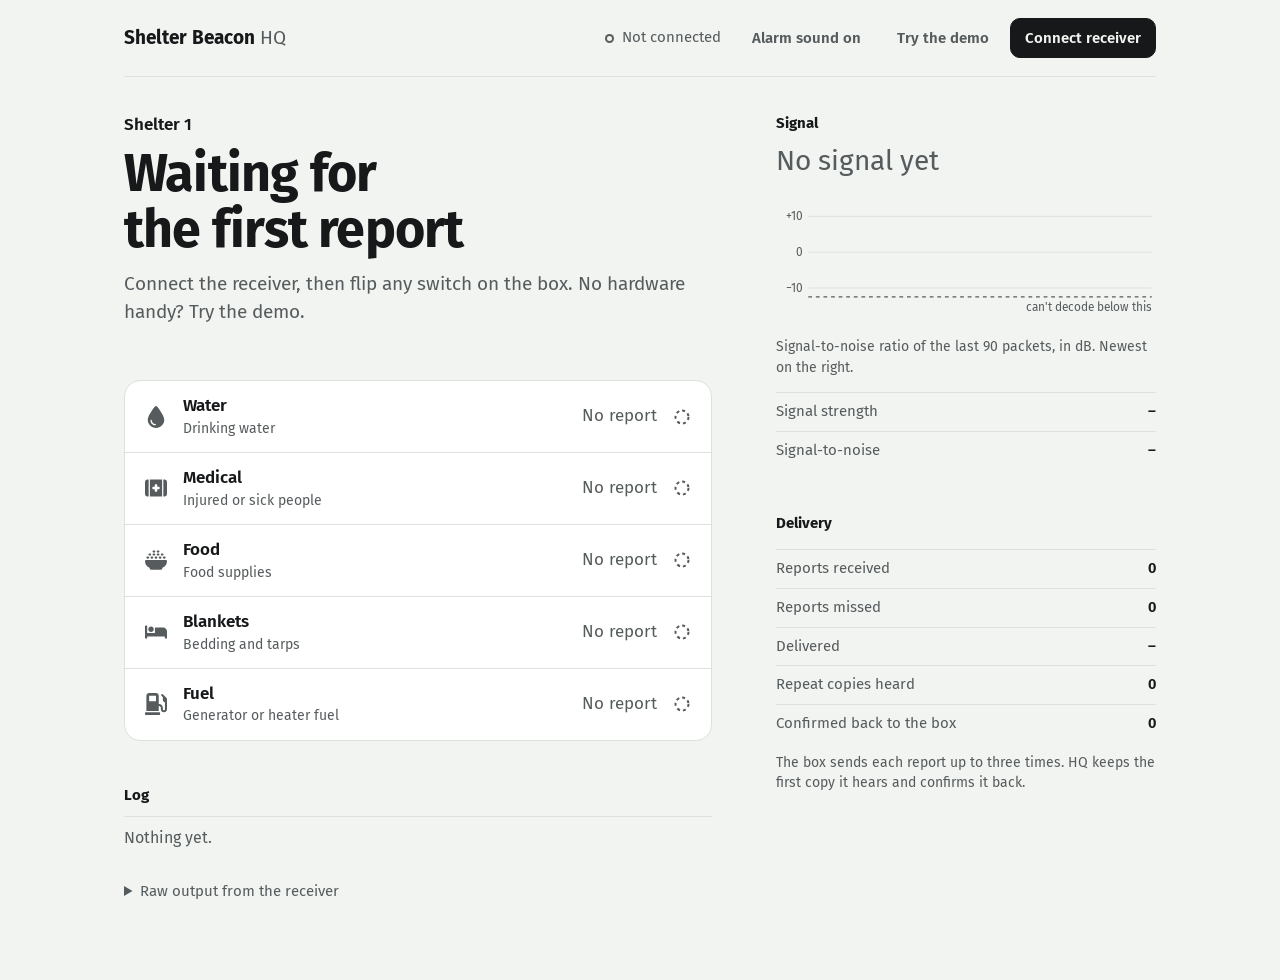
<file: assets/files/hq_dashboard.html>
<!doctype html>
<html lang="en">
<head>
<meta charset="utf-8">
<meta name="viewport" content="width=device-width, initial-scale=1, viewport-fit=cover">
<meta name="description" content="Headquarters view for the Shelter Beacon prototype.">
<meta name="theme-color" content="#f2f4f1" media="(prefers-color-scheme: light)">
<meta name="theme-color" content="#111312" media="(prefers-color-scheme: dark)">
<title>Shelter Beacon HQ</title>
<style>
@font-face { font-family: 'Fira Sans'; font-style: normal; font-weight: 400; font-display: swap; src: url([data-uri]) format('woff2'); }
@font-face { font-family: 'Fira Sans'; font-style: normal; font-weight: 600; font-display: swap; src: url([data-uri]) format('woff2'); }
@font-face { font-family: 'Fira Sans'; font-style: normal; font-weight: 700; font-display: swap; src: url([data-uri]) format('woff2'); }
/* Shared look for the HQ dashboard and the phone demo.
   Palette comes from the box itself: enclosure grey, title-plate black, the amber status light,
   and one red that only ever means "something is needed". No colour when all is well. */
:root {
  color-scheme: light dark;
  --paper: #f2f4f1;        /* page: the enclosure's off-white */
  --surface: #ffffff;      /* the one sheet that holds the needs list */
  --ink: #16181a;          /* text: the title plate */
  --ink-2: #565c5d;        /* secondary text, 6.2:1 on paper */
  --line: #dde0dc;
  --need: #bf2a1e;         /* a need or an alarm, 5.3:1 on paper */
  --need-bg: #fbecea;
  --need-fill: #bf2a1e;    /* white text on this is 5.9:1 */
  --caution: #855600;      /* late, weak, medium: 5.7:1 on paper */
  --caution-fill: #f2b200; /* the box's amber light; ink on it is 9.4:1 */
  --font: "Fira Sans", system-ui, -apple-system, "Segoe UI", sans-serif;
  --mono: ui-monospace, "Cascadia Mono", Consolas, monospace;
}
@media (prefers-color-scheme: dark) {
  :root {
    --paper: #111312; --surface: #1a1d1c; --ink: #eef0ed; --ink-2: #a4aaa7; --line: #2d3130;
    --need: #ff7466; --need-bg: #3a1c18; --caution: #f2b200;
  }
}
@media (prefers-contrast: more) {
  :root { --ink-2: var(--ink); --line: #8a8f8c; }
}

* { box-sizing: border-box; }
html { -webkit-text-size-adjust: 100%; }
body {
  margin: 0; background: var(--paper); color: var(--ink);
  font: 400 1.0625rem/1.45 var(--font);
  -webkit-font-smoothing: antialiased;
}
.page { max-width: 1080px; margin: 0 auto; padding: 0 24px 72px; }
h1, h2, p { margin: 0; }

/* ---- buttons ---- */
button {
  font: inherit; font-size: .9375rem; font-weight: 600; line-height: 1.2;
  padding: 10px 14px; min-height: 40px; border-radius: 10px; cursor: pointer;
  border: 1px solid var(--line); background: var(--surface); color: var(--ink);
}
button:hover { border-color: var(--ink-2); }
button:active { transform: translateY(1px); }
button.primary { background: var(--ink); border-color: var(--ink); color: var(--paper); }
button.quiet { background: transparent; border-color: transparent; color: var(--ink-2); }
button.quiet:hover { background: var(--line); color: var(--ink); }
button[aria-pressed="true"].chip { background: var(--ink); border-color: var(--ink); color: var(--paper); }
button:disabled { opacity: .45; cursor: default; }
:focus-visible { outline: 2px solid var(--ink); outline-offset: 2px; }
@media (pointer: coarse) { button { min-height: 44px; } }

/* ---- the status: who, the sentence, the context ---- */
.who { display: flex; align-items: center; gap: 10px; flex-wrap: wrap; font-size: 1.0625rem; font-weight: 600; }
.tag { font-size: .8125rem; font-weight: 700; padding: 3px 9px; border-radius: 7px; white-space: nowrap; }
.tag[data-level="HIGH"] { background: var(--need-fill); color: #fff; }
.tag[data-level="MEDIUM"] { background: var(--caution-fill); color: #16181a; }
.tag[data-level="LOW"] { box-shadow: inset 0 0 0 1px var(--line); color: var(--ink-2); }
.headline {
  font-size: clamp(2.125rem, 5.2vw, 3.25rem); line-height: 1.08; font-weight: 700; letter-spacing: -.015em;
  margin: 8px 0 12px; text-wrap: balance;
}
.sub { font-size: 1.1875rem; color: var(--ink-2); }
.sub[data-link="stale"] { color: var(--caution); }
.sub[data-link="offline"] { color: var(--need); }
.why { font-size: .9375rem; color: var(--ink-2); margin-top: 6px; min-height: 1.4em; }

/* ---- the five needs: one row per switch on the box, in the same order ---- */
.needs {
  list-style: none; margin: 28px 0 0; padding: 0; overflow: hidden;
  background: var(--surface); border: 1px solid var(--line); border-radius: 16px;
}
.needs li {
  display: grid; grid-template-columns: 26px minmax(0, 1fr) auto 22px; align-items: center; gap: 14px;
  padding: 13px 18px; border-top: 1px solid var(--line); min-height: 68px;
}
.needs li:first-child { border-top: 0; }
.needs .ic { font-size: 22px; color: var(--ink-2); display: grid; place-items: center; }
.needs .nm b { display: block; font-weight: 600; }
.needs .nm small { display: block; font-size: .875rem; color: var(--ink-2); }
.needs .st { text-align: right; color: var(--ink-2); }
.needs .st small { display: block; font-size: .8125rem; }
.needs li[data-state="needed"] { background: var(--need-bg); }
.needs li[data-state="needed"] .ic { color: var(--need); }
.needs li[data-state="needed"] .st-text { color: var(--need); font-weight: 700; }
.needs li.changed { animation: changed 1.1s ease-out; }
@keyframes changed { from { box-shadow: inset 0 0 0 2px var(--ink); } to { box-shadow: inset 0 0 0 2px transparent; } }

/* A little picture of the switch itself: lever down = fine, lever up = needed. */
.lever { width: 22px; height: 44px; display: block; }
.lever .nut { fill: var(--surface); stroke: var(--ink-2); stroke-width: 2; }
.lever .lv { fill: var(--ink-2); transform-origin: 11px 22px; transform: rotate(180deg); transition: transform .12s cubic-bezier(.6, 0, .25, 1); }
li[data-state="needed"] .lever .lv { transform: none; fill: var(--need); }
li[data-state="needed"] .lever .nut { stroke: var(--need); fill: var(--need-bg); }
li[data-state="unknown"] .lever .lv { display: none; }
li[data-state="unknown"] .lever .nut { stroke-dasharray: 3 3; }

.note { font-size: .875rem; color: var(--ink-2); }
.needs + .note { margin-top: 12px; }

/* ---- section headings and the log ---- */
h2.sec { font-size: .9375rem; font-weight: 700; margin: 44px 0 10px; }
.log { list-style: none; margin: 0; padding: 0; max-height: 380px; overflow-y: auto; }
.log li {
  display: grid; grid-template-columns: 6.6em minmax(0, 1fr); gap: 14px;
  padding: 9px 0; border-top: 1px solid var(--line); font-size: 1rem;
}
.log time { color: var(--ink-2); font-size: .9375rem; white-space: nowrap; font-variant-numeric: tabular-nums; }
.log b { font-weight: 600; }
.log li[data-kind="need"] b { color: var(--need); }
.log li[data-kind="caution"] b { color: var(--caution); }
.log .empty { display: block; color: var(--ink-2); }

/* ---- the alarm ---- */
.alarm { display: none; align-items: center; gap: 8px 20px; flex-wrap: wrap; padding: 12px 12px 12px 18px; border-radius: 14px; margin-bottom: 28px; min-height: 64px; }
.alarm .txt { flex: 1 1 200px; display: flex; flex-wrap: wrap; align-items: baseline; gap: 2px 12px; }
.alarm strong { font-size: 1.1875rem; }
.alarm span { font-size: .9375rem; }
.alarm[data-state="ringing"] { display: flex; background: var(--need-fill); color: #fff; animation: ring 1s steps(1, end) infinite; }
.alarm[data-state="ringing"] button { background: #fff; border-color: #fff; color: #8f1d14; }
.alarm[data-state="acked"] { display: flex; background: var(--need-bg); color: var(--need); }
.alarm[data-state="acked"] button { display: none; }
@keyframes ring { 50% { background: #8f1d14; } }

/* ---- notices ---- */
.notice { display: none; margin-top: 16px; padding: 12px 16px; border-radius: 12px; border: 1px solid var(--line); background: var(--surface); font-size: .9375rem; }
.notice.show { display: block; }

@media (prefers-reduced-motion: reduce) {
  .alarm[data-state="ringing"], .needs li.changed { animation: none; }
  .lever .lv { transition: none; }
  button:active { transform: none; }
}
@media (max-width: 560px) {
  .page { padding: 0 16px 56px; }
  .needs li { padding: 12px 14px; gap: 12px; }
}

/* ---- dashboard only ---- */
.top { display: flex; align-items: center; justify-content: space-between; gap: 12px 24px; flex-wrap: wrap; padding: 18px 0; border-bottom: 1px solid var(--line); }
.top h1 { font-size: 1.1875rem; font-weight: 700; }
.top h1 span { font-weight: 400; color: var(--ink-2); }
.top-ctl { display: flex; align-items: center; gap: 6px; flex-wrap: wrap; }
.conn { display: inline-flex; align-items: center; gap: 8px; font-size: .9375rem; color: var(--ink-2); margin-right: 10px; }
.conn i { width: 9px; height: 9px; border-radius: 50%; box-shadow: inset 0 0 0 2px var(--ink-2); }
.conn[data-kind="live"] { color: var(--ink); }
.conn[data-kind="live"] i { background: var(--ink); box-shadow: none; }
.conn[data-kind="demo"] i { background: var(--caution-fill); box-shadow: none; }
.conn[data-kind="off"] { color: var(--need); }
.conn[data-kind="off"] i { background: var(--need); box-shadow: none; }

.demo-strip { margin-top: 16px; padding: 14px 16px; border: 1px dashed var(--ink-2); border-radius: 12px; font-size: .9375rem; }
.demo-ctl { display: flex; align-items: center; gap: 8px; flex-wrap: wrap; margin-top: 10px; }
.demo-ctl .stepper { display: inline-flex; align-items: center; gap: 4px; margin: 0 8px; }
.demo-ctl .stepper output { min-width: 5.5em; text-align: center; font-weight: 600; font-variant-numeric: tabular-nums; }
.demo-ctl .stepper button { width: 40px; padding: 0; }

.cols { display: grid; grid-template-columns: minmax(0, 1.55fr) minmax(0, 1fr); gap: 64px; margin-top: 36px; }
.rail h2.sec:first-child { margin-top: 0; }
.sig-word { font-size: 1.75rem; font-weight: 700; line-height: 1.15; }
.sig-word[data-q="none"] { color: var(--ink-2); font-weight: 400; }
.sig-word[data-q="weak"] { color: var(--caution); }
.sig-word[data-q="edge"] { color: var(--need); }
svg.spark { width: 100%; height: auto; display: block; margin: 12px 0 6px; font-family: var(--font); }
dl.kv { margin: 14px 0 0; }
.kv div { display: flex; justify-content: space-between; gap: 16px; padding: 8px 0; border-top: 1px solid var(--line); font-size: .9375rem; }
.kv dt { color: var(--ink-2); }
.kv dd { margin: 0; font-weight: 600; font-variant-numeric: tabular-nums; }
.kv + .note { margin-top: 10px; }

details.raw { margin-top: 16px; }
details.raw summary { cursor: pointer; color: var(--ink-2); font-size: .9375rem; padding: 6px 0; }
details.raw pre {
  font: 12.5px/1.5 var(--mono); background: var(--surface); border: 1px solid var(--line); border-radius: 10px;
  padding: 12px; max-height: 220px; overflow: auto; margin: 6px 0 0; white-space: pre-wrap; word-break: break-all;
}

@media (max-width: 880px) {
  .cols { grid-template-columns: 1fr; gap: 8px; margin-top: 28px; }
  .rail h2.sec:first-child { margin-top: 44px; }
}
</style>
</head>
<body>
<div class="page">
<header class="top">
  <h1>Shelter Beacon <span>HQ</span></h1>
  <div class="top-ctl">
    <span class="conn" id="conn" data-kind=""><i aria-hidden="true"></i><span id="connText">Not connected</span></span>
    <button id="btnSound" class="quiet" aria-pressed="true" title="Beep when a shelter becomes high priority">Alarm sound on</button>
    <button id="btnDemo" class="quiet">Try the demo</button>
    <button id="btnConnect" class="primary">Connect receiver</button>
  </div>
</header>

<div id="noticeSerial" class="notice"><b>This browser can't use USB.</b> Open this page in Chrome or Edge to connect the receiver. The demo works anywhere.</div>
<div id="noticeWrongPort" class="notice"><b>That's the shelter box, not the receiver.</b> Disconnect, then connect again and pick the other port.</div>

<section class="demo-strip" id="demoStrip" hidden aria-label="Demo controls">
  <p><b>Demo.</b> These reports are simulated. The buttons below stand in for the shelter box.</p>
  <div class="demo-ctl" id="demoControls"></div>
</section>

<main class="cols">
  <div class="main">
    <div id="alarm" class="alarm" role="alert" data-state="off">
      <div class="txt"><strong id="alarmTitle"></strong><span id="alarmWhy"></span></div>
      <button id="btnAck">Acknowledge</button>
    </div>

    <section class="status">
      <div aria-live="polite">
        <p class="who"><span id="shelterName">Shelter 1</span><span class="tag" id="prioTag" hidden></span></p>
        <h2 class="headline" id="headline">Waiting for the first report</h2>
      </div>
      <p class="sub" id="subline"></p>
      <p class="why" id="prioWhy"></p>
    </section>

    <ul class="needs" id="needs" aria-label="What the shelter has asked for"></ul>
    <p class="note" id="modeText"></p>

    <h2 class="sec">Log</h2>
    <ol class="log" id="events"></ol>
    <details class="raw">
      <summary>Raw output from the receiver</summary>
      <pre id="console"></pre>
    </details>
  </div>

  <aside class="rail">
    <h2 class="sec">Signal</h2>
    <p class="sig-word" id="quality" data-q="none">No signal yet</p>
    <svg class="spark" id="spark" viewBox="0 0 400 150" role="img" aria-label="Signal-to-noise ratio of recent packets"></svg>
    <p class="note">Signal-to-noise ratio of the last 90 packets, in dB. Newest on the right.</p>
    <dl class="kv">
      <div><dt>Signal strength</dt><dd id="rssiVal">&ndash;</dd></div>
      <div><dt>Signal-to-noise</dt><dd id="snrVal">&ndash;</dd></div>
    </dl>

    <h2 class="sec">Delivery</h2>
    <dl class="kv">
      <div><dt>Reports received</dt><dd id="stRx">0</dd></div>
      <div><dt>Reports missed</dt><dd id="stLost">0</dd></div>
      <div><dt>Delivered</dt><dd id="stDelivery">&ndash;</dd></div>
      <div><dt>Repeat copies heard</dt><dd id="stCopies">0</dd></div>
      <div><dt>Confirmed back to the box</dt><dd id="stAcks">0</dd></div>
    </dl>
    <p class="note">The box sends each report up to three times. HQ keeps the first copy it hears and confirms it back.</p>
  </aside>
</main>
</div>

<script>
(() => {
  "use strict";
  const PAGE = {"emptyHint": "Connect the receiver, then flip any switch on the box. No hardware handy? Try the demo."};
  // ---------- configuration ----------
  const SF9_FLOOR = -12.5;       // lowest SNR the radio can decode at SF9
  const LEGACY_INTERVAL_S = 2;   // boxes that don't report H<s> send every 2 s
  const COPIES = 3;              // the box sends each new report up to this many times
  const HIGH_AT = 3;             // score that makes a shelter high priority

  // One entry per switch on the box, in the box's order.
  // key = packet field, say = how it reads in a sentence, w = priority weight,
  // box = the English word printed on the box when it differs from the label here
  const NEEDS = [
    { id: "water",   key: "W",  label: "Water",   desc: "Drinking water",           say: "water",        w: 2 },
    { id: "medical", key: "M",  label: "Medical", desc: "Injured or sick people",   say: "medical help", w: 3 },
    { id: "food",    key: "FD", label: "Food",    desc: "Food supplies",            say: "food",         w: 1 },
    { id: "shelter", key: "SH", label: "Blankets", desc: "Bedding and tarps",       say: "blankets",     w: 1 },
    { id: "fuel",    key: "FU", label: "Fuel",    desc: "Generator or heater fuel", say: "fuel",         w: 1 },
  ];
  const OCC = [0, 5, 10, 15, 20, 30, 40, 50, 60, 80, 100];   // the 11 clicks of the people knob
  const ICON = {"W": "<svg stroke=\"currentColor\" fill=\"currentColor\" stroke-width=\"0\" viewBox=\"0 0 384 512\" aria-hidden=\"true\" height=\"1em\" width=\"1em\" xmlns=\"http://www.w3.org/2000/svg\"><path d=\"M192 512C86 512 0 426 0 320C0 228.8 130.2 57.7 166.6 11.7C172.6 4.2 181.5 0 191.1 0l1.8 0c9.6 0 18.5 4.2 24.5 11.7C253.8 57.7 384 228.8 384 320c0 106-86 192-192 192zM96 336c0-8.8-7.2-16-16-16s-16 7.2-16 16c0 61.9 50.1 112 112 112c8.8 0 16-7.2 16-16s-7.2-16-16-16c-44.2 0-80-35.8-80-80z\"></path></svg>", "M": "<svg stroke=\"currentColor\" fill=\"currentColor\" stroke-width=\"0\" viewBox=\"0 0 576 512\" aria-hidden=\"true\" height=\"1em\" width=\"1em\" xmlns=\"http://www.w3.org/2000/svg\"><path d=\"M64 32C28.7 32 0 60.7 0 96L0 416c0 35.3 28.7 64 64 64l32 0L96 32 64 32zm64 0l0 448 320 0 0-448L128 32zM512 480c35.3 0 64-28.7 64-64l0-320c0-35.3-28.7-64-64-64l-32 0 0 448 32 0zM256 176c0-8.8 7.2-16 16-16l32 0c8.8 0 16 7.2 16 16l0 48 48 0c8.8 0 16 7.2 16 16l0 32c0 8.8-7.2 16-16 16l-48 0 0 48c0 8.8-7.2 16-16 16l-32 0c-8.8 0-16-7.2-16-16l0-48-48 0c-8.8 0-16-7.2-16-16l0-32c0-8.8 7.2-16 16-16l48 0 0-48z\"></path></svg>", "FD": "<svg stroke=\"currentColor\" fill=\"currentColor\" stroke-width=\"0\" viewBox=\"0 0 512 512\" aria-hidden=\"true\" height=\"1em\" width=\"1em\" xmlns=\"http://www.w3.org/2000/svg\"><path d=\"M176 56c0-13.3 10.7-24 24-24l16 0c13.3 0 24 10.7 24 24s-10.7 24-24 24l-16 0c-13.3 0-24-10.7-24-24zm24 48l16 0c13.3 0 24 10.7 24 24s-10.7 24-24 24l-16 0c-13.3 0-24-10.7-24-24s10.7-24 24-24zM56 176l16 0c13.3 0 24 10.7 24 24s-10.7 24-24 24l-16 0c-13.3 0-24-10.7-24-24s10.7-24 24-24zM0 283.4C0 268.3 12.3 256 27.4 256l457.1 0c15.1 0 27.4 12.3 27.4 27.4c0 70.5-44.4 130.7-106.7 154.1L403.5 452c-2 16-15.6 28-31.8 28l-231.5 0c-16.1 0-29.8-12-31.8-28l-1.8-14.4C44.4 414.1 0 353.9 0 283.4zM224 200c0-13.3 10.7-24 24-24l16 0c13.3 0 24 10.7 24 24s-10.7 24-24 24l-16 0c-13.3 0-24-10.7-24-24zm-96 0c0-13.3 10.7-24 24-24l16 0c13.3 0 24 10.7 24 24s-10.7 24-24 24l-16 0c-13.3 0-24-10.7-24-24zm-24-96l16 0c13.3 0 24 10.7 24 24s-10.7 24-24 24l-16 0c-13.3 0-24-10.7-24-24s10.7-24 24-24zm216 96c0-13.3 10.7-24 24-24l16 0c13.3 0 24 10.7 24 24s-10.7 24-24 24l-16 0c-13.3 0-24-10.7-24-24zm-24-96l16 0c13.3 0 24 10.7 24 24s-10.7 24-24 24l-16 0c-13.3 0-24-10.7-24-24s10.7-24 24-24zm120 96c0-13.3 10.7-24 24-24l16 0c13.3 0 24 10.7 24 24s-10.7 24-24 24l-16 0c-13.3 0-24-10.7-24-24zm-24-96l16 0c13.3 0 24 10.7 24 24s-10.7 24-24 24l-16 0c-13.3 0-24-10.7-24-24s10.7-24 24-24zM296 32l16 0c13.3 0 24 10.7 24 24s-10.7 24-24 24l-16 0c-13.3 0-24-10.7-24-24s10.7-24 24-24z\"></path></svg>", "SH": "<svg stroke=\"currentColor\" fill=\"currentColor\" stroke-width=\"0\" viewBox=\"0 0 640 512\" aria-hidden=\"true\" height=\"1em\" width=\"1em\" xmlns=\"http://www.w3.org/2000/svg\"><path d=\"M176 256c44.11 0 80-35.89 80-80s-35.89-80-80-80-80 35.89-80 80 35.89 80 80 80zm352-128H304c-8.84 0-16 7.16-16 16v144H64V80c0-8.84-7.16-16-16-16H16C7.16 64 0 71.16 0 80v352c0 8.84 7.16 16 16 16h32c8.84 0 16-7.16 16-16v-48h512v48c0 8.84 7.16 16 16 16h32c8.84 0 16-7.16 16-16V240c0-61.86-50.14-112-112-112z\"></path></svg>", "FU": "<svg stroke=\"currentColor\" fill=\"currentColor\" stroke-width=\"0\" viewBox=\"0 0 512 512\" aria-hidden=\"true\" height=\"1em\" width=\"1em\" xmlns=\"http://www.w3.org/2000/svg\"><path d=\"M336 448H16c-8.8 0-16 7.2-16 16v32c0 8.8 7.2 16 16 16h320c8.8 0 16-7.2 16-16v-32c0-8.8-7.2-16-16-16zm157.2-340.7l-81-81c-6.2-6.2-16.4-6.2-22.6 0l-11.3 11.3c-6.2 6.2-6.2 16.4 0 22.6L416 97.9V160c0 28.1 20.9 51.3 48 55.2V376c0 13.2-10.8 24-24 24s-24-10.8-24-24v-32c0-48.6-39.4-88-88-88h-8V64c0-35.3-28.7-64-64-64H96C60.7 0 32 28.7 32 64v352h288V304h8c22.1 0 40 17.9 40 40v27.8c0 37.7 27 72 64.5 75.9 43 4.3 79.5-29.5 79.5-71.7V152.6c0-17-6.8-33.3-18.8-45.3zM256 192H96V64h160v128z\"></path></svg>"};

  const hooks = { afterRender: [], onCopy: [], onDemo: [] };   // page-specific extras plug in here

  // ---------- state ----------
  const S = { events: [] };
  function resetState() {
    if (typeof A !== "undefined") resetAlarm();
    Object.assign(S, {
      name: "Shelter 1",
      needs: Object.fromEntries(NEEDS.map(n => [n.id, { val: null, since: null }])),
      occ: null,
      hb: null,                 // reported check-in interval in s; 0 = only on change; null = not reported
      reported: false,
      lastPkt: null, lastPayload: null,
      received: 0, copies: 0, lost: 0, crc: 0, acks: 0,
      lastRxAt: null, rssi: null, snr: null,
      linkState: "none",        // none | live | stale | offline | event
      history: [], historyDrawn: -1,
    });
  }
  resetState();

  // ---------- small helpers ----------
  const $ = id => document.getElementById(id);
  function setText(id, t) { const el = $(id); if (el && el.textContent !== t) el.textContent = t; }
  function setAttr(id, k, v) { const el = $(id); if (el && el.getAttribute(k) !== v) el.setAttribute(k, v); }
  const fmtTime = d => d.toLocaleTimeString([], { hour: "numeric", minute: "2-digit", second: "2-digit" });
  const fmtClock = d => d.toLocaleTimeString([], { hour: "numeric", minute: "2-digit" });
  const cap = s => s.charAt(0).toUpperCase() + s.slice(1);
  const listJoin = a => a.length <= 1 ? a.join("") : a.slice(0, -1).join(", ") + " and " + a[a.length - 1];
  const minus = s => String(s).replace("-", "−");
  const people = n => n >= 100 ? "100+ people" : n === 1 ? "1 person" : `${n} people`;
  function fmtDur(s) {
    s = Math.floor(s);
    if (s < 60) return `${s} s`;
    if (s < 3600) return `${Math.floor(s / 60)} min`;
    return `${Math.floor(s / 3600)} h ${Math.floor(s / 60) % 60} min`;
  }
  function ago(s) {                      // calm on purpose: no ticking seconds
    if (s < 10) return "just now";
    if (s < 60) return "less than a minute ago";
    return fmtDur(s) + " ago";
  }
  const needsOn = () => [...NEEDS].sort((a, b) => b.w - a.w).filter(n => S.needs[n.id].val);

  // ---------- the needs list ----------
  function buildNeeds() {
    $("needs").innerHTML = NEEDS.map(n =>
      `<li id="need-${n.id}" data-state="unknown"><span class="ic">${ICON[n.key]}</span>` +
      `<span class="nm"><b>${n.label}</b><small>${n.desc}</small></span>` +
      `<span class="st"><span class="st-text">No report</span><small class="st-when"></small></span>` +
      `<svg class="lever" viewBox="0 0 22 44" aria-hidden="true"><circle class="nut" cx="11" cy="22" r="6.5"/><path class="lv" d="M9 22 7.4 6a3.6 3.6 0 0 1 7.2 0L13 22z"/></svg></li>`).join("");
  }
  function markChanged(id) { const el = $(id); el.classList.remove("changed"); void el.offsetWidth; el.classList.add("changed"); }

  // ---------- log ----------
  // lead = the short bold part, rest = plain detail, kind = "need" | "caution" | ""
  function addEvent(lead, rest, kind) {
    S.events.unshift({ t: new Date(), lead, rest: rest || "", kind: kind || "" });
    if (S.events.length > 200) S.events.pop();
    renderEvents();
  }
  function renderEvents() {
    const ol = $("events");
    ol.textContent = "";
    if (!S.events.length) {
      const li = document.createElement("li"); li.className = "empty"; li.textContent = "Nothing yet.";
      ol.append(li); return;
    }
    for (const e of S.events) {
      const li = document.createElement("li"), t = document.createElement("time"), s = document.createElement("span"), b = document.createElement("b");
      if (e.kind) li.dataset.kind = e.kind;
      t.textContent = fmtTime(e.t); b.textContent = e.lead;
      s.append(b); if (e.rest) s.append(" " + e.rest);
      li.append(t, s); ol.append(li);
    }
  }

  // ---------- raw receiver output ----------
  const consoleLines = [];
  function logRaw(line) {
    const pre = $("console");
    if (!pre) return;
    consoleLines.push(line);
    if (consoleLines.length > 300) consoleLines.shift();
    pre.textContent = consoleLines.join("\n");
    pre.scrollTop = pre.scrollHeight;
  }

  // ---------- parsing ----------
  // Receiver CSV: ms,payload,rssi_dbm,snr_db   payload: PKT,12,W1,M0,FD0,SH0,FU0,O37,H0
  let wrongPortWarned = false;
  function parseLine(raw) {
    const line = raw.trim();
    if (!line) return;
    logRaw(line);
    if (line.startsWith("ms,")) return;                       // CSV header
    if (line.startsWith("[TX]")) {                             // the box is plugged in, not the receiver
      if (!wrongPortWarned) {
        wrongPortWarned = true;
        hooks.onWrongPort && hooks.onWrongPort();
        addEvent("That port is the shelter box, not the receiver.", "Disconnect and pick the other port.", "need");
      }
      return;
    }
    if (line.startsWith("[")) {                                // receiver status message
      if (line.includes("CRC")) S.crc++;
      if (line.includes("ACK sent")) S.acks++;                 // the receiver confirmed a report back to the box
      if (line.includes("Starting")) addEvent("Receiver restarted", "", "caution");
      if (line.includes("init FAILED")) addEvent("The receiver's radio failed to start.", line, "need");
      render();
      return;
    }
    const parts = line.split(",");
    if (parts.length < 4) return;
    const rssi = Number(parts[parts.length - 2]);
    const snr = Number(parts[parts.length - 1]);
    if (!/^\d+$/.test(parts[0]) || !Number.isFinite(rssi) || !Number.isFinite(snr)) return;
    onPacket(parts.slice(1, -2).join(","), rssi, snr);
  }

  function parsePayload(payload) {
    const toks = payload.split(",");
    const out = { pkt: null, f: {}, id: null };
    if (toks[0] === "PKT" && /^\d+$/.test(toks[1] || "")) out.pkt = Number(toks[1]);
    for (const t of toks.slice(2)) {
      const idm = t.match(/^ID([\w-]+)$/);
      if (idm) { out.id = idm[1]; continue; }
      const m = t.match(/^([A-Z]+)(\d+)$/);
      if (m) out.f[m[1]] = Number(m[2]);
    }
    return out;
  }

  function onPacket(payload, rssi, snr) {
    const { pkt, f, id } = parsePayload(payload);
    S.rssi = rssi; S.snr = snr; S.lastRxAt = Date.now();
    S.history.push(snr);
    if (S.history.length > 90) S.history.shift();
    S.historyDrawn = -1;

    // A repeat copy of the report we already have: it only tells us about the signal
    if (pkt !== null && pkt === S.lastPkt && payload === S.lastPayload) {
      S.copies++;
      updateLinkState(true);
      render();
      return;
    }

    if (id && "Shelter " + id !== S.name) S.name = "Shelter " + id;

    // Missed reports show up as gaps in the report numbers
    if (pkt !== null) {
      if (S.lastPkt !== null) {
        if (pkt > S.lastPkt + 1) {
          const gap = pkt - S.lastPkt - 1;
          S.lost += gap;
          if (S.hb === 0) addEvent(`${gap} report${gap > 1 ? "s" : ""} missed.`, "Every copy was lost. This report carries the full current state.", "caution");
        } else if (pkt <= S.lastPkt) {
          addEvent("Shelter box restarted", "", "caution");
        }
      }
      S.lastPkt = pkt;
    }
    S.lastPayload = payload;
    S.received++;

    // How the box reports
    if ("H" in f && f.H !== S.hb) {
      S.hb = f.H;
      if (f.H !== 0) addEvent(`The box checks in every ${f.H} s`);
    }

    // Needs and people
    const hasStatus = NEEDS.some(n => n.key in f) || "O" in f;
    const first = !S.reported && hasStatus;
    for (const n of NEEDS) if (n.key in f) setNeed(n, f[n.key] === 1, first);
    if ("O" in f) setOcc(f.O, first);
    if (first) {
      S.reported = true;
      const on = needsOn();
      addEvent("First report.", cap(on.length ? "needs " + listJoin(on.map(n => n.say)) : "nothing needed") +
        (S.occ !== null ? ", " + people(S.occ) : "") + ".", on.length ? "need" : "");
    } else if (!hasStatus && S.received === 1) {
      addEvent("Hearing the box,", "but it doesn't report needs (older firmware).", "caution");
    }

    updateLinkState(true);
    render();
  }

  function setNeed(n, val, quiet) {
    const st = S.needs[n.id];
    if (st.val === val) return;
    st.val = val; st.since = Date.now();
    if (!quiet) {
      if (val) addEvent(`${cap(n.say)} requested`, "", "need"); else addEvent(`${cap(n.say)} no longer needed`);
      markChanged("need-" + n.id);
    }
  }
  function setOcc(v, quiet) {
    if (S.occ === v) return;
    const prev = S.occ;
    S.occ = v;
    if (!quiet) addEvent("People changed", prev === null ? `to ${v >= 100 ? "100+" : v}.` : `from ${prev >= 100 ? "100+" : prev} to ${v >= 100 ? "100+" : v}.`);
  }

  // ---------- link state ----------
  function ageSeconds() { return S.lastRxAt === null ? null : (Date.now() - S.lastRxAt) / 1000; }
  function thresholds() {
    const i = S.hb === null ? LEGACY_INTERVAL_S : S.hb;
    return { stale: 3 * i, offline: 10 * i };       // late after 3 missed check-ins, lost after 10
  }
  function updateLinkState(fromPacket) {
    const age = ageSeconds();
    let st = "none";
    if (age !== null) {
      if (S.hb === 0) st = "event";
      else { const t = thresholds(); st = age < t.stale ? "live" : age < t.offline ? "stale" : "offline"; }
    }
    if (st !== S.linkState) {
      const prev = S.linkState, t = thresholds();
      S.linkState = st;
      if (st === "stale") addEvent("Check-ins are late.", `Nothing for ${t.stale} s.`, "caution");
      if (st === "offline") addEvent("Lost contact.", `No check-in for ${t.offline} s.`, "need");
      if (st === "live" && (prev === "stale" || prev === "offline")) addEvent("Contact restored");
      if (!fromPacket) render();
    }
  }

  // ---------- priority: a plain score anyone can check by hand ----------
  function priority() {
    if (!S.reported && S.linkState === "none") return { level: "UNKNOWN", score: null, why: "" };
    const parts = []; let score = 0;
    for (const n of needsOn()) { score += n.w; parts.push(`${n.say} ${n.w}`); }
    const anyNeed = NEEDS.some(n => S.needs[n.id].val);
    const noContact = S.linkState === "offline";
    if (S.occ !== null && (anyNeed || noContact)) {              // more people = more urgent, once something is wrong
      if (S.occ >= 50) { score += 2; parts.push(`${people(S.occ)} 2`); }
      else if (S.occ >= 25) { score += 1; parts.push(`${people(S.occ)} 1`); }
    }
    if (noContact) { score += 2; parts.push("no contact 2"); }
    else if (S.linkState === "stale") { score += 1; parts.push("late check-ins 1"); }
    const level = score >= HIGH_AT ? "HIGH" : score >= 2 ? "MEDIUM" : "LOW";
    return { level, score, why: (parts.length ? `Score ${score}: ${parts.join(", ")}.` : "Score 0.") + ` High is ${HIGH_AT} or more.` };
  }

  // ---------- the words ----------
  function headline() {
    if (!S.reported) return S.received ? "Hearing the box, but it isn't reporting needs" : "Waiting for the first report";
    if (S.linkState === "offline") return `Lost contact with ${S.name}`;
    const on = needsOn();
    return on.length ? "Needs " + listJoin(on.map(n => n.say)) : "Nothing needed";
  }
  function subline() {
    const age = ageSeconds();
    if (age === null) return PAGE.emptyHint;
    const bits = [];
    if (S.linkState === "offline") {
      const on = needsOn();
      bits.push(`No report for ${fmtDur(age)}.`);
      if (S.reported) bits.push("Last known: " + (on.length ? "needs " + listJoin(on.map(n => n.say)) : "nothing needed") +
        (S.occ !== null ? ", " + people(S.occ) : "") + ".");
    } else {
      if (S.occ !== null) bits.push(cap(people(S.occ)) + ".");
      bits.push(S.linkState === "stale" ? `Check-ins are late. Last report ${ago(age)}.` : `Last report ${ago(age)}.`);
    }
    return bits.join(" ");
  }
  // one line for the test hook and screen readers
  function summary(p) { return `${headline()}. ${subline()} ${p.level === "UNKNOWN" ? "" : cap(p.level.toLowerCase()) + " priority."}`.trim(); }

  // ---------- rendering ----------
  function renderNeed(n) {
    const st = S.needs[n.id], el = $("need-" + n.id);
    const state = st.val === null ? "unknown" : st.val ? "needed" : "ok";
    if (el.dataset.state !== state) el.dataset.state = state;
    const text = st.val === null ? (S.reported ? "Not on this box" : "No report") : st.val ? "Needed" : "Not needed";
    const when = st.val ? "since " + fmtClock(new Date(st.since)) : "";
    const a = el.querySelector(".st-text"), b = el.querySelector(".st-when");
    if (a.textContent !== text) a.textContent = text;
    if (b.textContent !== when) b.textContent = when;
  }
  function quality(snr) {
    const margin = snr - SF9_FLOOR;
    if (margin >= 15) return ["Strong", "good"];
    if (margin >= 8) return ["Good", "good"];
    if (margin >= 3) return ["Weak", "weak"];
    return ["At the edge of range", "edge"];
  }
  function renderSpark() {
    const svg = $("spark");
    if (!svg || S.historyDrawn === S.history.length) return;
    S.historyDrawn = S.history.length;
    const L = 34, R = 396, T = 10, H = 142, lo = -20, hi = 15;
    const y = v => H - (Math.max(lo, Math.min(hi, v)) - lo) / (hi - lo) * (H - T);
    const n = S.history.length;
    const x = i => R - (n - 1 - i) / (90 - 1) * (R - L);     // newest packet at the right edge
    let h = "";
    for (const g of [-10, 0, 10]) {
      h += `<line x1="${L}" x2="${R}" y1="${y(g)}" y2="${y(g)}" stroke="var(--line)" stroke-width="1"/>`;
      h += `<text x="${L - 6}" y="${y(g) + 4}" text-anchor="end" font-size="12.5" fill="var(--ink-2)">${g > 0 ? "+" + g : g < 0 ? "−" + (-g) : 0}</text>`;
    }
    h += `<line x1="${L}" x2="${R}" y1="${y(SF9_FLOOR)}" y2="${y(SF9_FLOOR)}" stroke="var(--ink-2)" stroke-width="1.25" stroke-dasharray="4 4"/>`;
    h += `<text x="${R}" y="${y(SF9_FLOOR) + 15}" text-anchor="end" font-size="12.5" fill="var(--ink-2)">can't decode below this</text>`;
    if (n > 1) h += `<polyline points="${S.history.map((v, i) => `${x(i).toFixed(1)},${y(v).toFixed(1)}`).join(" ")}" fill="none" stroke="var(--ink)" stroke-width="2" stroke-linejoin="round" stroke-linecap="round"/>`;
    if (n > 0) h += `<circle cx="${x(n - 1)}" cy="${y(S.history[n - 1])}" r="4" fill="var(--ink)" stroke="var(--paper)" stroke-width="2"/>`;
    svg.innerHTML = h;
  }
  function render() {
    setText("shelterName", S.name);
    NEEDS.forEach(renderNeed);

    const p = priority();
    const tag = $("prioTag");
    tag.hidden = p.level === "UNKNOWN";
    setAttr("prioTag", "data-level", p.level);
    setText("prioTag", p.level === "UNKNOWN" ? "" : cap(p.level.toLowerCase()) + " priority");
    setText("headline", headline());
    setText("subline", subline());
    setAttr("subline", "data-link", S.linkState);
    setText("prioWhy", p.why);
    setText("modeText",
      S.received === 0 ? "" :
      S.hb === 0 ? "This box reports only when something changes, so a quiet box is normal." :
      S.hb === null ? "Older box firmware: it checks in about every 2 seconds." :
      `This box checks in every ${S.hb} s, and right away when something changes.`);
    checkAlarm(p);

    // signal and delivery (dashboard only; the phone demo leaves these out)
    if ($("quality")) {
      const [word, q] = S.snr === null ? ["No signal yet", "none"] : quality(S.snr);
      setText("quality", word); setAttr("quality", "data-q", q);
      setText("rssiVal", S.rssi === null ? "–" : minus(Math.round(S.rssi)) + " dBm");
      setText("snrVal", S.snr === null ? "–" : minus(S.snr.toFixed(1)) + " dB");
      const total = S.received + S.lost;
      setText("stRx", String(S.received));
      setText("stLost", String(S.lost));
      setText("stDelivery", total ? Math.round(100 * S.received / total) + "%" : "–");
      setText("stCopies", String(S.copies));
      setText("stAcks", String(S.acks));
      renderSpark();
    }
    hooks.afterRender.forEach(f => f(p));
  }

  // ---------- the alarm ----------
  // Rings when a shelter becomes high priority, and again if a high shelter gets worse.
  // Red bar + a repeating three-tone beep until someone presses Acknowledge.
  // Clears itself when the shelter drops below high.
  var A = { level: null, score: 0, ringing: false, acked: false, ackedAt: "", sound: true, ctx: null, timer: null };
  function audio() {
    if (!A.ctx) { try { A.ctx = new (window.AudioContext || window.webkitAudioContext)(); } catch (e) { return null; } }
    if (A.ctx.state === "suspended") A.ctx.resume();
    return A.ctx;
  }
  // Browsers only allow sound after a click or tap, so unlock audio on the first one
  document.addEventListener("pointerdown", () => audio(), { once: true });
  function beepPattern() {
    const ctx = A.sound && audio();
    if (!ctx) return;
    [[0, 988], [0.22, 784], [0.44, 988]].forEach(([t, f]) => {
      const o = ctx.createOscillator(), g = ctx.createGain(), t0 = ctx.currentTime + t;
      o.type = "square"; o.frequency.value = f;
      g.gain.setValueAtTime(0.0001, t0);
      g.gain.exponentialRampToValueAtTime(0.18, t0 + 0.02);
      g.gain.exponentialRampToValueAtTime(0.0001, t0 + 0.18);
      o.connect(g).connect(ctx.destination); o.start(t0); o.stop(t0 + 0.2);
    });
  }
  function raiseAlarm(worse) {
    A.ringing = true; A.acked = false;
    setAttr("alarm", "data-state", "ringing");
    clearInterval(A.timer); beepPattern(); A.timer = setInterval(beepPattern, 3000);
    addEvent(worse ? "Alarm again." : "Alarm.", worse ? `${S.name} got worse.` : `${S.name} is high priority.`);
  }
  function ackAlarm() {
    if (!A.ringing) return;
    A.ringing = false; A.acked = true; A.ackedAt = fmtClock(new Date()); clearInterval(A.timer);
    setAttr("alarm", "data-state", "acked");
    addEvent("Alarm acknowledged");
    render();
  }
  function clearAlarm(p) {
    A.ringing = false; A.acked = false; clearInterval(A.timer);
    setAttr("alarm", "data-state", "off");
    addEvent(`${S.name} is back to ${p.level.toLowerCase()} priority.`, "Alarm cleared.");
  }
  function checkAlarm(p) {
    if (p.level === "HIGH") {
      if (A.level !== "HIGH") raiseAlarm(false);
      else if (p.score > A.score) raiseAlarm(true);
      setText("alarmTitle", `${S.name} is high priority`);
      setText("alarmWhy", A.acked ? `Acknowledged at ${A.ackedAt}.` : "");
    } else if (A.level === "HIGH") {
      clearAlarm(p);
    }
    A.level = p.level; A.score = p.score || 0;
  }
  function resetAlarm() {
    clearInterval(A.timer); A.level = null; A.score = 0; A.ringing = A.acked = false;
    setAttr("alarm", "data-state", "off");
  }
  function toggleSound() {
    A.sound = !A.sound;
    setText("btnSound", "Alarm sound " + (A.sound ? "on" : "off"));
    setAttr("btnSound", "aria-pressed", String(A.sound));
    if (A.sound) audio();
  }

  // ---------- demo: a pretend box, fed through the same parser as the real radio ----------
  const demo = { on: false, pkt: 0, sw: {}, occ: 20, dropUntil: 0, start: 0, timers: [] };
  function demoPayload(n) {
    return `PKT,${n},` + NEEDS.map(x => x.key + (demo.sw[x.key] ? 1 : 0)).join(",") + `,O${demo.occ},H0`;
  }
  // Like the v0.6 firmware: send up to three copies, stop as soon as HQ confirms one,
  // and if none got through, try again after 5 s, then 15 s more, then 30 s more.
  const DEMO_ROUNDS = [0, 5000, 20000, 50000];
  function demoSend() {
    demo.timers.forEach(clearTimeout); demo.timers = [];
    const n = demo.pkt++, payload = demoPayload(n);
    hooks.onWaiting && hooks.onWaiting(false);
    DEMO_ROUNDS.forEach((base, r) => {
      for (let k = 0; k < COPIES; k++) {
        demo.timers.push(setTimeout(() => {
          if (!demo.on) return;
          hooks.onCopy.forEach(f => f());
          if (Date.now() < demo.dropUntil) {                     // lost: the signal is down
            hooks.onCopyOutcome && hooks.onCopyOutcome(true);
            if (k === COPIES - 1) hooks.onWaiting && hooks.onWaiting(true);
            return;
          }
          hooks.onCopyOutcome && hooks.onCopyOutcome(false);
          const rssi = Math.round(-88 + (Math.random() * 6 - 3));
          const snr = Math.round((8 + Math.random() * 4 - 2) * 4) / 4;
          parseLine(`${Date.now() - demo.start},${payload},${rssi.toFixed(2)},${snr.toFixed(2)}`);
          parseLine(`[RX] ACK sent #${n}`);                      // HQ confirms, so the box stops sending
          demo.timers.forEach(clearTimeout); demo.timers = [];
          hooks.onWaiting && hooks.onWaiting(false);
          hooks.onConfirmed && hooks.onConfirmed(r > 0);
        }, base + k * 700 + Math.random() * 100));
      }
    });
  }
  function demoDrop() {
    demo.dropUntil = Date.now() + 15000;
    addEvent("Demo: the signal is down for 15 seconds.", "The box will keep trying until headquarters confirms.", "caution");
  }
  function startDemo() {
    Object.assign(demo, { on: true, pkt: 0, sw: {}, occ: 20, dropUntil: 0, start: Date.now() });
    resetState();
    hooks.onDemo.forEach(f => f(true));
    addEvent("Demo started.", "These reports are simulated.");
    parseLine("ms,payload,rssi_dbm,snr_db");
    demoSend();                                // the pretend box "boots" and reports
    render();
  }
  function stopDemo() {
    if (!demo.on) return;
    demo.on = false;
    demo.timers.forEach(clearTimeout); demo.timers = [];
    resetState();
    hooks.onDemo.forEach(f => f(false));
    addEvent("Demo ended.", "Demo data cleared.");
    render();
  }

  // test hook: feed raw receiver lines
  window.hq = { feed: parseLine, state: S, priority, summary: () => summary(priority()), headline, demo };

  // ---------- connection status in the header ----------
  function setConn(kind, text) { setAttr("conn", "data-kind", kind || ""); setText("connText", text); }
  hooks.onWrongPort = () => { $("noticeWrongPort").classList.add("show"); setConn("off", "Wrong board"); };

  // ---------- Web Serial ----------
  let port = null, reader = null, keepReading = false;
  function setConnected(on) {
    const b = $("btnConnect");
    b.textContent = on ? "Disconnect" : "Connect receiver";
    b.classList.toggle("primary", !on);
  }
  async function connect() {
    if (!("serial" in navigator)) { $("noticeSerial").classList.add("show"); return; }
    stopDemo();
    wrongPortWarned = false;
    $("noticeWrongPort").classList.remove("show");
    try {
      port = await navigator.serial.requestPort();
      await port.open({ baudRate: 115200 });
      try { await port.setSignals({ dataTerminalReady: false, requestToSend: false }); } catch (_) {}
    } catch (err) {
      if (err && err.name === "NotFoundError") { port = null; return; }     // the person closed the port picker
      setConn("off", "Couldn't open the port");
      addEvent("Couldn't open the port.", "Close the Arduino Serial Monitor or the logger if either is using it. (" + (err.message || err) + ")", "need");
      port = null;
      return;
    }
    resetState();                       // never show leftover demo or old data as live
    render();
    setConn("live", "Receiver connected");
    setConnected(true);
    addEvent("Receiver connected.", "Flip a switch on the box to get its current state.");
    keepReading = true;
    readLoop();
  }
  async function readLoop() {
    const decoder = new TextDecoder();
    let buf = "";
    while (port && port.readable && keepReading) {
      reader = port.readable.getReader();
      try {
        while (true) {
          const { value, done } = await reader.read();
          if (done) break;
          buf += decoder.decode(value, { stream: true });
          let i;
          while ((i = buf.indexOf("\n")) >= 0) {
            parseLine(buf.slice(0, i));
            buf = buf.slice(i + 1);
          }
          if (buf.length > 4096) buf = "";
        }
      } catch (err) {
        if (keepReading) addEvent("USB read error.", String(err.message || err), "need");
      } finally {
        try { reader.releaseLock(); } catch (_) {}
      }
    }
  }
  async function disconnect() {
    keepReading = false;
    try { if (reader) await reader.cancel(); } catch (_) {}
    try { if (port) await port.close(); } catch (_) {}
    port = null; reader = null;
    setConn("", "Not connected");
    setConnected(false);
    addEvent("Receiver disconnected");
  }
  if ("serial" in navigator) {
    navigator.serial.addEventListener("disconnect", e => {
      if (port && e.target === port) {
        keepReading = false; port = null;
        setConn("off", "Receiver unplugged");
        setConnected(false);
        addEvent("Receiver unplugged", "", "need");
      }
    });
  } else {
    $("noticeSerial").classList.add("show");
    $("btnConnect").disabled = true;
  }

  // ---------- demo controls: stand-ins for the box's switches and knob ----------
  function paintDemo() {
    document.querySelectorAll("#demoControls [data-sw]").forEach(b => b.setAttribute("aria-pressed", demo.sw[b.dataset.sw] ? "true" : "false"));
    setText("demoOcc", people(demo.occ));
  }
  function buildDemoControls() {
    const c = $("demoControls");
    c.innerHTML = NEEDS.map(n => `<button class="chip" data-sw="${n.key}" aria-pressed="false">${n.label}</button>`).join("") +
      '<span class="stepper"><button data-occ="-1" aria-label="Fewer people">−</button><output id="demoOcc"></output><button data-occ="1" aria-label="More people">+</button></span>' +
      '<button data-drop="1">Lose the signal for 15 seconds</button>';
    c.onclick = e => {
      const b = e.target.closest("button");
      if (!b || !demo.on) return;
      if (b.dataset.sw) { demo.sw[b.dataset.sw] = !demo.sw[b.dataset.sw]; demoSend(); }
      else if (b.dataset.occ) {
        const i = Math.max(0, Math.min(OCC.length - 1, OCC.indexOf(demo.occ) + Number(b.dataset.occ)));
        if (OCC[i] === demo.occ) return;
        demo.occ = OCC[i]; demoSend();
      }
      else if (b.dataset.drop) demoDrop();
      paintDemo();
    };
  }
  hooks.onDemo.push(on => {
    $("demoStrip").hidden = !on;
    setConn(on ? "demo" : "", on ? "Demo" : "Not connected");
    setText("btnDemo", on ? "End the demo" : "Try the demo");
    if (on) paintDemo();
  });

  // ---------- start ----------
  buildNeeds();
  buildDemoControls();
  renderEvents();
  $("btnConnect").onclick = () => port ? disconnect() : connect();
  $("btnDemo").onclick = () => { if (demo.on) stopDemo(); else if (!port) startDemo(); };
  $("btnAck").onclick = ackAlarm;
  $("btnSound").onclick = toggleSound;
  setInterval(() => { updateLinkState(false); render(); }, 500);
  render();
})();
</script>
</body>
</html>
</file>
<file: assets/site.css>
@font-face { font-family: 'Fira Sans'; font-style: normal; font-weight: 400; font-display: swap; src: url(fonts/FiraSans-400-latin.woff2) format('woff2'); }
@font-face { font-family: 'Fira Sans'; font-style: normal; font-weight: 600; font-display: swap; src: url(fonts/FiraSans-600-latin.woff2) format('woff2'); }
@font-face { font-family: 'Fira Sans'; font-style: normal; font-weight: 700; font-display: swap; src: url(fonts/FiraSans-700-latin.woff2) format('woff2'); }
/* Shared look for the HQ dashboard and the phone demo.
   Palette comes from the box itself: enclosure grey, title-plate black, the amber status light,
   and one red that only ever means "something is needed". No colour when all is well. */
:root {
  color-scheme: light dark;
  --paper: #f2f4f1;        /* page: the enclosure's off-white */
  --surface: #ffffff;      /* the one sheet that holds the needs list */
  --ink: #16181a;          /* text: the title plate */
  --ink-2: #565c5d;        /* secondary text, 6.2:1 on paper */
  --line: #dde0dc;
  --need: #bf2a1e;         /* a need or an alarm, 5.3:1 on paper */
  --need-bg: #fbecea;
  --need-fill: #bf2a1e;    /* white text on this is 5.9:1 */
  --caution: #855600;      /* late, weak, medium: 5.7:1 on paper */
  --caution-fill: #f2b200; /* the box's amber light; ink on it is 9.4:1 */
  --font: "Fira Sans", system-ui, -apple-system, "Segoe UI", sans-serif;
  --mono: ui-monospace, "Cascadia Mono", Consolas, monospace;
}
@media (prefers-color-scheme: dark) {
  :root {
    --paper: #111312; --surface: #1a1d1c; --ink: #eef0ed; --ink-2: #a4aaa7; --line: #2d3130;
    --need: #ff7466; --need-bg: #3a1c18; --caution: #f2b200;
  }
}
@media (prefers-contrast: more) {
  :root { --ink-2: var(--ink); --line: #8a8f8c; }
}

* { box-sizing: border-box; }
html { -webkit-text-size-adjust: 100%; }
body {
  margin: 0; background: var(--paper); color: var(--ink);
  font: 400 1.0625rem/1.45 var(--font);
  -webkit-font-smoothing: antialiased;
}
.page { max-width: 1080px; margin: 0 auto; padding: 0 24px 72px; }
h1, h2, p { margin: 0; }

/* ---- buttons ---- */
button {
  font: inherit; font-size: .9375rem; font-weight: 600; line-height: 1.2;
  padding: 10px 14px; min-height: 40px; border-radius: 10px; cursor: pointer;
  border: 1px solid var(--line); background: var(--surface); color: var(--ink);
}
button:hover { border-color: var(--ink-2); }
button:active { transform: translateY(1px); }
button.primary { background: var(--ink); border-color: var(--ink); color: var(--paper); }
button.quiet { background: transparent; border-color: transparent; color: var(--ink-2); }
button.quiet:hover { background: var(--line); color: var(--ink); }
button[aria-pressed="true"].chip { background: var(--ink); border-color: var(--ink); color: var(--paper); }
button:disabled { opacity: .45; cursor: default; }
:focus-visible { outline: 2px solid var(--ink); outline-offset: 2px; }
@media (pointer: coarse) { button { min-height: 44px; } }

/* ---- the status: who, the sentence, the context ---- */
.who { display: flex; align-items: center; gap: 10px; flex-wrap: wrap; font-size: 1.0625rem; font-weight: 600; }
.tag { font-size: .8125rem; font-weight: 700; padding: 3px 9px; border-radius: 7px; white-space: nowrap; }
.tag[data-level="HIGH"] { background: var(--need-fill); color: #fff; }
.tag[data-level="MEDIUM"] { background: var(--caution-fill); color: #16181a; }
.tag[data-level="LOW"] { box-shadow: inset 0 0 0 1px var(--line); color: var(--ink-2); }
.headline {
  font-size: clamp(2.125rem, 5.2vw, 3.25rem); line-height: 1.08; font-weight: 700; letter-spacing: -.015em;
  margin: 8px 0 12px; text-wrap: balance;
}
.sub { font-size: 1.1875rem; color: var(--ink-2); }
.sub[data-link="stale"] { color: var(--caution); }
.sub[data-link="offline"] { color: var(--need); }
.why { font-size: .9375rem; color: var(--ink-2); margin-top: 6px; min-height: 1.4em; }

/* ---- the five needs: one row per switch on the box, in the same order ---- */
.needs {
  list-style: none; margin: 28px 0 0; padding: 0; overflow: hidden;
  background: var(--surface); border: 1px solid var(--line); border-radius: 16px;
}
.needs li {
  display: grid; grid-template-columns: 26px minmax(0, 1fr) auto 22px; align-items: center; gap: 14px;
  padding: 13px 18px; border-top: 1px solid var(--line); min-height: 68px;
}
.needs li:first-child { border-top: 0; }
.needs .ic { font-size: 22px; color: var(--ink-2); display: grid; place-items: center; }
.needs .nm b { display: block; font-weight: 600; }
.needs .nm small { display: block; font-size: .875rem; color: var(--ink-2); }
.needs .st { text-align: right; color: var(--ink-2); }
.needs .st small { display: block; font-size: .8125rem; }
.needs li[data-state="needed"] { background: var(--need-bg); }
.needs li[data-state="needed"] .ic { color: var(--need); }
.needs li[data-state="needed"] .st-text { color: var(--need); font-weight: 700; }
.needs li.changed { animation: changed 1.1s ease-out; }
@keyframes changed { from { box-shadow: inset 0 0 0 2px var(--ink); } to { box-shadow: inset 0 0 0 2px transparent; } }

/* A little picture of the switch itself: lever down = fine, lever up = needed. */
.lever { width: 22px; height: 44px; display: block; }
.lever .nut { fill: var(--surface); stroke: var(--ink-2); stroke-width: 2; }
.lever .lv { fill: var(--ink-2); transform-origin: 11px 22px; transform: rotate(180deg); transition: transform .12s cubic-bezier(.6, 0, .25, 1); }
li[data-state="needed"] .lever .lv { transform: none; fill: var(--need); }
li[data-state="needed"] .lever .nut { stroke: var(--need); fill: var(--need-bg); }
li[data-state="unknown"] .lever .lv { display: none; }
li[data-state="unknown"] .lever .nut { stroke-dasharray: 3 3; }

.note { font-size: .875rem; color: var(--ink-2); }
.needs + .note { margin-top: 12px; }

/* ---- section headings and the log ---- */
h2.sec { font-size: .9375rem; font-weight: 700; margin: 44px 0 10px; }
.log { list-style: none; margin: 0; padding: 0; max-height: 380px; overflow-y: auto; }
.log li {
  display: grid; grid-template-columns: 6.6em minmax(0, 1fr); gap: 14px;
  padding: 9px 0; border-top: 1px solid var(--line); font-size: 1rem;
}
.log time { color: var(--ink-2); font-size: .9375rem; white-space: nowrap; font-variant-numeric: tabular-nums; }
.log b { font-weight: 600; }
.log li[data-kind="need"] b { color: var(--need); }
.log li[data-kind="caution"] b { color: var(--caution); }
.log .empty { display: block; color: var(--ink-2); }

/* ---- the alarm ---- */
.alarm { display: none; align-items: center; gap: 8px 20px; flex-wrap: wrap; padding: 12px 12px 12px 18px; border-radius: 14px; margin-bottom: 28px; min-height: 64px; }
.alarm .txt { flex: 1 1 200px; display: flex; flex-wrap: wrap; align-items: baseline; gap: 2px 12px; }
.alarm strong { font-size: 1.1875rem; }
.alarm span { font-size: .9375rem; }
.alarm[data-state="ringing"] { display: flex; background: var(--need-fill); color: #fff; animation: ring 1s steps(1, end) infinite; }
.alarm[data-state="ringing"] button { background: #fff; border-color: #fff; color: #8f1d14; }
.alarm[data-state="acked"] { display: flex; background: var(--need-bg); color: var(--need); }
.alarm[data-state="acked"] button { display: none; }
@keyframes ring { 50% { background: #8f1d14; } }

/* ---- notices ---- */
.notice { display: none; margin-top: 16px; padding: 12px 16px; border-radius: 12px; border: 1px solid var(--line); background: var(--surface); font-size: .9375rem; }
.notice.show { display: block; }

@media (prefers-reduced-motion: reduce) {
  .alarm[data-state="ringing"], .needs li.changed { animation: none; }
  .lever .lv { transition: none; }
  button:active { transform: none; }
}
@media (max-width: 560px) {
  .page { padding: 0 16px 56px; }
  .needs li { padding: 12px 14px; gap: 12px; }
}
/* ---- Shelter Beacon site. Builds on the dashboard's tokens (base.css is prepended at build time). ---- */
html { scroll-behavior: smooth; }
@media (prefers-reduced-motion: reduce) { html { scroll-behavior: auto; } }
body { font-size: 1.0625rem; line-height: 1.55; }
a { color: inherit; text-decoration-thickness: 1px; text-underline-offset: 3px; }
a:hover { text-decoration-thickness: 2px; }
img { max-width: 100%; height: auto; display: block; }
[hidden] { display: none !important; }
.wrap { max-width: 1120px; margin: 0 auto; padding: 0 24px; }
.skip { position: absolute; left: -999px; top: 8px; background: var(--ink); color: var(--paper); padding: 8px 12px; border-radius: 8px; z-index: 50; }
.skip:focus { left: 12px; }

/* The "blackout" band: always dark, whatever the system theme. Tokens flip inside it. */
.dark {
  --paper: #121413; --surface: #1a1d1c; --ink: #eef0ed; --ink-2: #a4aaa7; --line: #2d3130;
  --need: #ff7466; --need-bg: #3a1c18; --caution: #f2b200;
  background: var(--paper); color: var(--ink);
}

/* ---- navigation ---- */
.nav { position: sticky; top: 0; z-index: 40; background: color-mix(in srgb, var(--paper) 88%, transparent); backdrop-filter: saturate(1.4) blur(14px); -webkit-backdrop-filter: saturate(1.4) blur(14px); border-bottom: 1px solid var(--line); }
@media (prefers-reduced-transparency: reduce) { .nav { background: var(--paper); backdrop-filter: none; -webkit-backdrop-filter: none; } }
.nav .wrap { display: flex; align-items: center; justify-content: space-between; gap: 16px; min-height: 60px; }
.brand { display: inline-flex; align-items: center; gap: 10px; font-weight: 700; font-size: 1.0625rem; text-decoration: none; white-space: nowrap; }
.brand svg { width: 16px; height: 30px; }
.nav ul { list-style: none; display: flex; align-items: center; gap: 2px; margin: 0; padding: 0; }
.nav li a { display: block; padding: 8px 11px; border-radius: 9px; font-size: .9375rem; font-weight: 600; color: var(--ink-2); text-decoration: none; white-space: nowrap; }
.nav li a:hover { color: var(--ink); background: var(--line); }
.nav li a[aria-current="page"] { color: var(--ink); box-shadow: inset 0 -2px 0 var(--ink); border-radius: 0; }
.nav li a.cta { background: var(--ink); color: var(--paper); margin-left: 8px; box-shadow: none; border-radius: 9px; }
.nav li a.cta:hover { background: var(--ink); opacity: .86; }
.nav-toggle { display: none; }
@media (max-width: 900px) {
  .nav-toggle { display: inline-flex; align-items: center; gap: 8px; }
  .nav ul { display: none; position: absolute; left: 0; right: 0; top: 100%; flex-direction: column; align-items: stretch; gap: 0; padding: 8px 16px 16px; background: var(--paper); border-bottom: 1px solid var(--line); box-shadow: 0 18px 30px rgba(0, 0, 0, .12); }
  .nav.open ul { display: flex; }
  .nav li a { padding: 13px 8px; font-size: 1.0625rem; border-bottom: 1px solid var(--line); border-radius: 0; }
  .nav li a[aria-current="page"] { box-shadow: inset 3px 0 0 var(--ink); padding-left: 14px; }
  .nav li a.cta { margin: 12px 0 0; border-radius: 10px; text-align: center; border: 0; }
}

/* ---- type ---- */
.display { font-size: clamp(2.5rem, 6.2vw, 4.75rem); line-height: 1.02; font-weight: 700; letter-spacing: -.025em; text-wrap: balance; }
h2.say { font-size: clamp(1.75rem, 3.5vw, 2.75rem); line-height: 1.1; font-weight: 700; letter-spacing: -.018em; text-wrap: balance; max-width: 22ch; }
h3 { font-size: 1.1875rem; line-height: 1.3; font-weight: 700; margin: 0; }
.lede { font-size: clamp(1.125rem, 1.6vw, 1.3125rem); line-height: 1.5; color: var(--ink-2); max-width: 56ch; }
.prose { max-width: 62ch; }
.prose p + p, .prose p + ul, .prose ul + p { margin-top: 1em; }
.prose ul { padding-left: 1.15em; margin: 0; }
.prose li + li { margin-top: .4em; }
.small { font-size: .875rem; color: var(--ink-2); }
.jp { font-family: "Hiragino Sans", "Noto Sans JP", "Noto Sans CJK JP", "Yu Gothic", var(--font); }
code, .mono { font-family: var(--mono); font-size: .92em; }

/* ---- page furniture ---- */
.page-head { padding: 72px 0 8px; }
.page-head .lede { margin-top: 18px; }
section.block { padding: 72px 0 0; }
section.block:last-of-type { padding-bottom: 96px; }
.block > .wrap > h2.say + * { margin-top: 20px; }
.split { display: grid; grid-template-columns: minmax(0, 1fr) minmax(0, 1fr); gap: 56px; align-items: start; }
.split.wide-right { grid-template-columns: minmax(0, 5fr) minmax(0, 7fr); }
.split.wide-left { grid-template-columns: minmax(0, 7fr) minmax(0, 5fr); }
.sheet { background: var(--surface); border: 1px solid var(--line); border-radius: 16px; }
figure { margin: 0; }
figcaption { font-size: .875rem; color: var(--ink-2); margin-top: 10px; max-width: 60ch; }
.btn-row { display: flex; flex-wrap: wrap; gap: 10px; margin-top: 28px; }
a.btn { display: inline-flex; align-items: center; min-height: 44px; padding: 10px 18px; border-radius: 11px; font-weight: 600; text-decoration: none; border: 1px solid var(--line); background: var(--surface); color: var(--ink); }
a.btn:hover { border-color: var(--ink-2); }
a.btn.primary { background: var(--ink); border-color: var(--ink); color: var(--paper); }

/* facts: a number that matters, the sentence it belongs to, and where it came from */
.facts { list-style: none; margin: 28px 0 0; padding: 0; border-top: 1px solid var(--line); }
.facts li { display: grid; grid-template-columns: minmax(7.5rem, 11rem) minmax(0, 1fr); gap: 8px 32px; padding: 20px 0; border-bottom: 1px solid var(--line); align-items: baseline; }
.facts b { font-size: clamp(1.75rem, 3vw, 2.375rem); line-height: 1; font-weight: 700; letter-spacing: -.02em; font-variant-numeric: tabular-nums; }
.facts p { max-width: 54ch; }
.facts small { display: block; color: var(--ink-2); font-size: .8125rem; margin-top: 4px; }
.note-box { border-left: 3px solid var(--caution-fill); padding: 4px 0 4px 16px; color: var(--ink-2); max-width: 60ch; }
.note-box b { color: var(--ink); }

/* where-next rows: each page, one sentence */
.next { list-style: none; margin: 28px 0 0; padding: 0; border-top: 1px solid var(--line); }
.next a { display: grid; grid-template-columns: minmax(8rem, 14rem) minmax(0, 1fr); gap: 4px 32px; padding: 18px 0; border-bottom: 1px solid var(--line); text-decoration: none; }
.next a b { font-size: 1.1875rem; }
.next a > span:not(.tile) { color: var(--ink-2); }
.next a:hover b { text-decoration: underline; text-decoration-thickness: 2px; text-underline-offset: 4px; }

/* tables */
table.spec { width: 100%; border-collapse: collapse; font-size: .9375rem; }
.spec th, .spec td { text-align: left; padding: 10px 12px 10px 0; border-bottom: 1px solid var(--line); vertical-align: top; }
.spec th { color: var(--ink-2); font-weight: 400; width: 42%; }
.spec td { font-weight: 600; font-variant-numeric: tabular-nums; }
.spec thead th { color: var(--ink); font-weight: 700; }

/* ---- home hero ---- */
.hero { position: relative; overflow: hidden; overflow: clip; }
.hero .wrap { position: relative; display: grid; grid-template-columns: minmax(0, 1fr) minmax(0, 1fr); grid-template-areas: "copy stage" "ctl stage" "hq stage"; grid-template-rows: auto auto 1fr; column-gap: 24px; align-content: center; min-height: min(86vh, 820px); padding-top: 40px; padding-bottom: 40px; }
.hero-copy { grid-area: copy; position: relative; z-index: 2; align-self: end; }
.hero-ctl { grid-area: ctl; position: relative; z-index: 2; align-self: start; }
.hero .stage3d { grid-area: stage; align-self: center; }
.hero .lede { margin-top: 22px; }
.stage3d { position: relative; height: min(78vh, 720px); min-height: 460px; }
.stage3d canvas { position: absolute; inset: 0; outline: none; }
.stage3d .fallback { position: absolute; inset: 0; display: grid; place-items: center; text-align: center; color: var(--ink-2); padding: 24px; }
.hero .hq-line { grid-area: hq; align-self: start; position: relative; z-index: 2; }
.hq-line { margin-top: 30px; padding: 16px 18px; border: 1px solid var(--line); border-radius: 14px; background: var(--surface); max-width: 30rem; }
.hq-line small { display: block; color: var(--ink-2); font-size: .875rem; }
.hq-line strong { display: block; font-size: 1.5rem; line-height: 1.2; margin-top: 2px; }
.hq-line .tag { display: inline-block; margin-top: 8px; }
.chips { display: flex; flex-wrap: wrap; gap: 8px; margin-top: 18px; }
.chips .lead { width: 100%; font-size: .9375rem; color: var(--ink-2); }

/* ---- hardware page ---- */
.explore { display: grid; grid-template-columns: minmax(0, 1fr) 320px; gap: 32px; align-items: start; margin-top: 28px; }
.explore .stage3d { height: min(76vh, 760px); min-height: 480px; border-radius: 18px; overflow: hidden; }
.explore .stage3d { background: radial-gradient(90% 70% at 50% 42%, #232827, #121413 75%); }
.explore .stage3d canvas { cursor: grab; }
.labels { position: absolute; inset: 0; pointer-events: none; overflow: hidden; }
.part-label { position: absolute; left: 0; top: 0; pointer-events: auto; min-height: 0; padding: 4px 9px; font-size: .8125rem; font-weight: 600; border-radius: 8px; background: color-mix(in srgb, var(--surface) 90%, transparent); border: 1px solid var(--line); color: var(--ink); opacity: 0; visibility: hidden; transition: opacity .2s; white-space: nowrap; }
.part-label.show { opacity: 1; visibility: visible; }
.part-label.sel { background: var(--caution-fill); border-color: var(--caution-fill); color: #16181a; }
.explode-ctl { position: absolute; left: 16px; right: 16px; bottom: 14px; display: flex; align-items: center; gap: 14px; padding: 10px 14px; border-radius: 12px; background: color-mix(in srgb, var(--surface) 92%, transparent); border: 1px solid var(--line); font-size: .9375rem; font-weight: 600; }
.explode-ctl input { flex: 1; accent-color: var(--ink); min-width: 0; height: 28px; }
.part-list { list-style: none; margin: 0; padding: 0; border-top: 1px solid var(--line); }
.part-list button { display: block; width: 100%; text-align: left; background: none; border: 0; border-bottom: 1px solid var(--line); border-radius: 0; padding: 11px 4px; font-weight: 600; font-size: 1rem; min-height: 0; }
.part-list button:hover { background: var(--line); }
.part-list button[aria-pressed="true"] { box-shadow: inset 3px 0 0 var(--caution-fill); padding-left: 12px; }
.part-list p { display: none; font-weight: 400; font-size: .9375rem; color: var(--ink-2); margin-top: 4px; }
.part-list button[aria-pressed="true"] p { display: block; }

/* ---- diagrams ---- */
.diagram { width: 100%; height: auto; display: block; font-family: var(--font); }
.diagram text { fill: var(--ink); }
.diagram .dim { fill: var(--ink-2); }
.packet { display: flex; flex-wrap: wrap; gap: 6px; margin-top: 18px; }
.packet button { font-family: var(--mono); font-size: 1.0625rem; font-weight: 600; padding: 10px 11px; min-height: 46px; border-radius: 9px; }
.packet button[aria-pressed="true"] { background: var(--ink); border-color: var(--ink); color: var(--paper); }
.packet button.live { border-color: var(--need); color: var(--need); }
.packet button.live[aria-pressed="true"] { background: var(--need-fill); border-color: var(--need-fill); color: #fff; }
.field-note { margin-top: 14px; min-height: 3.2em; max-width: 56ch; }
.scorebar { display: flex; gap: 3px; height: 34px; margin-top: 16px; }
.scorebar i { display: grid; place-items: center; flex: 0 0 auto; border-radius: 6px; background: var(--ink); color: var(--paper); font-style: normal; font-size: .8125rem; font-weight: 700; white-space: nowrap; overflow: hidden; transition: width .2s; }
.scorebar .limit { flex: 0 0 2px; background: var(--need); border-radius: 1px; width: 2px; }
.seq-ctl { display: flex; flex-wrap: wrap; align-items: center; gap: 10px 18px; margin-top: 18px; }
.seq-ctl label { display: inline-flex; align-items: center; gap: 8px; font-size: .9375rem; font-weight: 600; min-height: 44px; }
.seq-ctl input { width: 20px; height: 20px; accent-color: var(--ink); }
.seq-log { list-style: none; padding: 0; margin: 16px 0 0; border-top: 1px solid var(--line); font-size: .9375rem; min-height: 9em; }
.seq-log li { padding: 8px 0; border-bottom: 1px solid var(--line); display: grid; grid-template-columns: 4.2em minmax(0, 1fr); gap: 12px; }
.seq-log time { color: var(--ink-2); font-variant-numeric: tabular-nums; }

/* ---- charts ---- */
.chart { position: relative; margin-top: 20px; }
.chart svg { width: 100%; height: auto; display: block; font-family: var(--font); overflow: visible; }
.chart .tip { position: absolute; pointer-events: none; transform: translate(-50%, -100%); background: var(--ink); color: var(--paper); font-size: .8125rem; line-height: 1.35; padding: 6px 9px; border-radius: 8px; white-space: nowrap; opacity: 0; transition: opacity .1s; z-index: 3; }
.chart .tip.on { opacity: 1; }
.chart-title { font-weight: 700; }
.chart-sub { font-size: .875rem; color: var(--ink-2); }
details.table { margin-top: 12px; font-size: .9375rem; }
details.table summary { cursor: pointer; color: var(--ink-2); padding: 6px 0; }

/* ---- build log ---- */
.timeline { list-style: none; margin: 32px 0 0; padding: 0; position: relative; }
.timeline::before { content: ""; position: absolute; left: 6px; top: 8px; bottom: 8px; width: 2px; background: var(--line); }
.timeline > li { position: relative; padding: 0 0 44px 40px; display: grid; grid-template-columns: minmax(0, 1fr) minmax(0, 300px); gap: 12px 40px; align-items: start; }
.timeline > li::before { content: ""; position: absolute; left: 0; top: 7px; width: 14px; height: 14px; border-radius: 50%; background: var(--paper); border: 2px solid var(--ink); box-sizing: border-box; }
.timeline > li.broke::before { background: var(--need); border-color: var(--need); }
.timeline > li.next::before { border-style: dashed; border-color: var(--ink-2); }
.timeline time { display: block; font-size: .875rem; color: var(--ink-2); font-weight: 600; }
.timeline h2 { margin: 2px 0 6px; font-size: 1.3125rem; }
.timeline p { max-width: 58ch; }
.timeline .fix { margin-top: 8px; padding-left: 14px; border-left: 3px solid var(--ink); }
.timeline .fix b, .timeline .why b { font-weight: 700; }
.timeline img { border-radius: 12px; border: 1px solid var(--line); }
.timeline figure { grid-column: 2; grid-row: 1 / span 3; }
.timeline .body { grid-column: 1; }

/* ---- footer ---- */
.foot { border-top: 1px solid var(--line); margin-top: 96px; padding: 28px 0 44px; font-size: .9375rem; color: var(--ink-2); }
.foot .wrap { display: flex; flex-wrap: wrap; justify-content: space-between; gap: 12px 32px; }
.foot p { max-width: 46rem; }
.foot nav { display: flex; gap: 18px; flex-wrap: wrap; }

@media (max-width: 900px) {
  .split, .split.wide-right, .split.wide-left, .explore { grid-template-columns: 1fr; gap: 32px; }
  .hero .wrap { grid-template-columns: 1fr; grid-template-areas: "copy" "stage" "ctl" "hq"; grid-template-rows: none; min-height: 0; padding-top: 36px; padding-bottom: 36px; }
  .hero .stage3d { height: 56vh; min-height: 400px; margin: 0 -24px; }
  .hero .chips { margin-top: 0; }
  .page-head { padding-top: 48px; }
  section.block { padding-top: 56px; }
  .facts li, .next a { grid-template-columns: 1fr; }
  .timeline > li { grid-template-columns: 1fr; padding-left: 32px; }
  .timeline figure { grid-column: 1; grid-row: auto; max-width: 420px; }
  .explore .stage3d { height: 68vh; }
}
@media (max-width: 560px) { .wrap { padding: 0 16px; } .hero .stage3d { margin: 0 -16px; } }

/* ---- photos are cut out and sit straight on the page ---- */
img.cutout { width: auto; max-height: 520px; margin: 0 auto; filter: drop-shadow(0 16px 22px rgba(0, 0, 0, .2)); }
.timeline img.cutout { border: 0; border-radius: 0; max-height: 300px; }
img.shot { border-radius: 14px; border: 1px solid var(--line); }
figure:has(.cutout) figcaption { text-align: center; margin-left: auto; margin-right: auto; }

/* ---- diagrams built from HTML so they reflow, not shrink ---- */
.flow { list-style: none; margin: 28px 0 0; padding: 0; display: grid; grid-template-columns: repeat(4, minmax(0, 1fr)); gap: 44px; }
.flow li { position: relative; border: 1px solid var(--line); background: var(--surface); border-radius: var(--r-m); padding: 16px 18px; display: grid; grid-template-columns: 46px minmax(0, 1fr); column-gap: 14px; align-items: center; }
.flow li .tile { grid-row: 1 / span 2; }
.flow b { display: block; font-size: 1.1875rem; }
.flow span { color: var(--ink-2); }
.flow li + li::before { content: ""; position: absolute; left: -44px; top: 50%; width: 44px; height: 3px; margin-top: -1.5px;
  background: repeating-linear-gradient(90deg, var(--caution-fill) 0 8px, transparent 8px 14px); background-size: 28px 3px; animation: flow 1.1s linear infinite; }
@keyframes flow { to { background-position: 28px 0; } }
@media (prefers-reduced-motion: reduce) { .flow li + li::before { animation: none; } }
.radio-parts { list-style: none; margin: 28px 0 0; padding: 0; display: grid; grid-template-columns: repeat(4, minmax(0, 1fr)); gap: 16px; }
.radio-parts li { border: 2px solid var(--ink); border-radius: 14px; padding: 18px; display: flex; flex-direction: column; gap: 4px; }
.radio-parts li.gap { border: 2.5px dashed var(--need); }
.radio-parts b { font-size: 1.375rem; line-height: 1.2; }
.radio-parts li.gap b { color: var(--need); }
.radio-parts strong { font-size: 1.0625rem; }
.radio-parts p { color: var(--ink-2); font-size: .9375rem; }
.radio-parts .verdict { color: var(--ink); font-weight: 600; margin-top: auto; padding-top: 10px; }
.reqs { margin: 28px 0 0; border-top: 1px solid var(--line); }
.reqs div { display: grid; grid-template-columns: minmax(8rem, 15rem) minmax(0, 1fr); gap: 4px 32px; padding: 18px 0; border-bottom: 1px solid var(--line); }
.reqs dt { font-size: 1.1875rem; font-weight: 700; }
.reqs dd { margin: 0; color: var(--ink-2); max-width: 56ch; }

@media (pointer: coarse) { .part-label { min-height: 36px; padding: 6px 12px; font-size: .9375rem; } }
@media (max-width: 900px) {
  .flow { grid-template-columns: 1fr; gap: 34px; }
  .flow li + li::before { left: 40px; top: -35px; margin: 0; width: 3px; height: 34px;
    background: repeating-linear-gradient(180deg, var(--caution-fill) 0 8px, transparent 8px 14px); background-size: 3px 28px; animation-name: flowv; }
  @keyframes flowv { to { background-position: 0 28px; } }
  .radio-parts { grid-template-columns: 1fr 1fr; }
  .reqs div { grid-template-columns: 1fr; }
  .explore .stage3d { height: 74vh; min-height: 460px; }
  .seq-log { min-height: 0; }
}
@media (max-width: 560px) {
  .radio-parts { grid-template-columns: 1fr; }
  .packet button { font-size: 1.125rem; padding: 10px 12px; }
  .chart, figure:has(.diagram) { margin-left: -8px; margin-right: -8px; }
}

/* ---- touch targets: 44 px on anything you tap ---- */
.brand { min-height: 44px; }
.foot nav a { display: inline-flex; align-items: center; min-height: 44px; }
.part-list button { min-height: 44px; }
.explode-ctl input { height: 44px; }
details.table summary { min-height: 44px; display: flex; align-items: center; gap: 8px; }
details.table summary::before { content: ""; border: 5px solid transparent; border-left-color: currentColor; border-right: 0; transition: transform .12s; }
details.table[open] summary::before { transform: rotate(90deg); }
details.table summary::-webkit-details-marker { display: none; }
.skip { padding: 12px 14px; }

/* =====================================================================================
   Design language, second pass. Everything comes off the box:
   the black title plate (page heads, logo, step numbers), the toggle lever (the mark),
   the hillside it has to reach across (contour lines), and one line-icon family.
   ===================================================================================== */
:root { --plate: #16181a; --signal: #ff6a5b; --r-s: 10px; --r-m: 14px; --r-l: 20px; }
.i { width: 1.25em; height: 1.25em; flex: none; vertical-align: -.24em; }

/* ---- the logo: the mark on a title plate ---- */
.brand { gap: 11px; }
.logo-plate { display: grid; place-items: center; width: 34px; height: 34px; border-radius: 9px; background: var(--plate); box-shadow: inset 0 0 0 1px rgba(255, 255, 255, .16); flex: none; }
.logo-plate .mark { width: 11px; height: 21px; }
.logo-words { display: flex; flex-direction: column; line-height: 1.12; }
.logo-words b { font-size: 1.0625rem; letter-spacing: -.01em; }
.logo-words .jp { font-size: .6875rem; font-weight: 600; letter-spacing: .06em; color: var(--ink-2); }

/* ---- page heads: a dark plate, the hillside behind, the mark sending from it ---- */
.page-head { position: relative; overflow: hidden; padding: 56px 0 48px; }
.page-head .wrap { position: relative; z-index: 1; }
.page-head .display { max-width: 22ch; font-size: clamp(2.25rem, 4.4vw, 3.375rem); }
.page-head .lede { max-width: 46ch; }
.head-art { position: absolute; inset: 0; pointer-events: none; }
.head-art::after { content: ""; position: absolute; inset: 0; background: linear-gradient(90deg, color-mix(in srgb, var(--paper) 55%, transparent), transparent 60%); }
.topo { position: absolute; inset: 0; color: var(--ink); background: currentColor; opacity: .14; -webkit-mask: url(img/topo.svg) 0 0 / 1400px 1400px repeat; mask: url(img/topo.svg) 0 0 / 1400px 1400px repeat; }
/* The same map runs behind the whole page. Every copy is anchored to the top-left of <main>, so the
   lines carry straight on from the dark header into the page below it. */
body:not(.bare) main { position: relative; isolation: isolate; }
body:not(.bare) main::before { content: ""; position: absolute; inset: 0; z-index: -1; pointer-events: none; background: var(--ink); opacity: .06;
  -webkit-mask: url(img/topo.svg) 0 0 / 1400px 1400px repeat; mask: url(img/topo.svg) 0 0 / 1400px 1400px repeat; }
.head-art .beacon { position: absolute; right: 10%; top: 50%; width: clamp(150px, 19vw, 220px); transform: translateY(-52%); color: var(--ink); z-index: 1; }
.beacon .arc { opacity: .22; animation: arc 3.6s ease-in-out infinite; }
.beacon .a2 { animation-delay: .28s; } .beacon .a3 { animation-delay: .56s; }
@keyframes arc { 0%, 55%, 100% { opacity: .22; } 16% { opacity: 1; } }
@media (prefers-reduced-motion: reduce) { .beacon .arc { animation: none; opacity: .7; } }
.page-head + section.block { padding-top: 64px; }
.page-head + section.block > .wrap { border-top: 0; padding-top: 0; }

/* ---- sections sit on a ruled sheet, like the rows on the lid ---- */
section.block { padding-top: 64px; }
section.block + section.block > .wrap { border-top: 1px solid var(--line); padding-top: 64px; }
.hero + section.block { padding-top: 72px; }

/* ---- icon tiles: the same rounded plate each switch sits on ---- */
.tile { display: grid; place-items: center; width: 46px; height: 46px; border-radius: 12px; background: var(--surface); border: 1px solid var(--line); color: var(--ink); flex: none; }
.tile .i { width: 23px; height: 23px; }
.tile.on { background: var(--plate); border-color: var(--plate); color: #eef0ed; }
.tile.need { background: var(--need-bg); border-color: transparent; color: var(--need); }
.reqs dt .i, h3 .i { margin-right: 10px; color: var(--ink-2); }
.next a { grid-template-columns: 46px minmax(7rem, 12rem) minmax(0, 1fr) 24px; align-items: center; gap: 4px 20px; }
.next a > .i { color: var(--ink-2); justify-self: end; transition: transform .15s; }
.next a:hover > .i { transform: translateX(4px); color: var(--ink); }
.next a:hover .tile { background: var(--plate); border-color: var(--plate); color: #eef0ed; }
.facts li > .tile { display: none; }

/* ---- how sure is this number: shape carries it, not colour ---- */
.ev { display: inline-flex; align-items: center; gap: 6px; font-size: .75rem; font-weight: 700; padding: 2px 8px; border-radius: 99px; white-space: nowrap; vertical-align: .12em; border: 1.5px solid var(--ink); color: var(--ink); }
.ev[data-k="measured"] { background: var(--ink); color: var(--paper); }
.ev[data-k="estimated"] { border-style: dashed; }
.ev[data-k="reported"] { border-color: var(--line); color: var(--ink-2); }
.ev-key { display: flex; flex-wrap: wrap; gap: 8px 22px; margin-top: 18px; font-size: .875rem; color: var(--ink-2); }
.ev-key span { display: inline-flex; align-items: center; gap: 8px; }

/* ---- steps: a plain explanation, and the detail beside it for whoever wants it ---- */
.steps { counter-reset: step; }
.step { position: relative; display: grid; grid-template-columns: minmax(0, 7fr) minmax(0, 5fr); gap: 24px 56px; align-items: start; }
.step-head { grid-column: 1 / -1; display: grid; grid-template-columns: 56px minmax(0, 1fr); gap: 20px; align-items: start; }
.step-n { counter-increment: step; display: grid; place-items: center; width: 56px; height: 56px; border-radius: 14px; background: var(--plate); color: #eef0ed; font-size: 1.5rem; font-weight: 700; box-shadow: inset 0 0 0 1px rgba(255, 255, 255, .16); }
.step-n::before { content: counter(step); }
.step-head h2.say { max-width: 24ch; font-size: clamp(1.625rem, 3vw, 2.375rem); }
.step-head .plain { margin-top: 12px; font-size: 1.1875rem; line-height: 1.5; max-width: 58ch; }
.step-main { min-width: 0; }
.deep { background: var(--surface); border: 1px solid var(--line); border-radius: var(--r-l); padding: 0 22px; align-self: start; }
.deep summary { display: flex; align-items: center; gap: 10px; min-height: 56px; font-weight: 700; cursor: pointer; list-style: none; }
.deep summary::-webkit-details-marker { display: none; }
.deep summary .i { color: var(--ink-2); }
.deep summary::after { content: ""; margin-left: auto; width: 9px; height: 9px; border-right: 2px solid var(--ink-2); border-bottom: 2px solid var(--ink-2); transform: rotate(45deg) translate(-2px, -2px); transition: transform .15s; }
.deep[open] summary::after { transform: rotate(-135deg) translate(-2px, -2px); }
.deep[open] summary { border-bottom: 1px solid var(--line); }
.deep-body { padding: 16px 0 20px; font-size: .9375rem; }
.deep-body p + p, .deep-body p + table, .deep-body table + p, .deep-body ul + p, .deep-body p + ul { margin-top: 12px; }
.deep-body ul { margin: 0; padding-left: 1.1em; }
.deep-body li + li { margin-top: 6px; }
.deep-body table.spec { font-size: .875rem; }
.deep-body code { background: var(--paper); padding: 1px 5px; border-radius: 5px; }
.panel { background: var(--surface); border: 1px solid var(--line); border-radius: var(--r-l); padding: 22px; }

/* ---- alternatives: what else exists, and where it stops ---- */
.alts { list-style: none; margin: 28px 0 0; padding: 0; border-top: 1px solid var(--line); }
.alts li { display: grid; grid-template-columns: 46px minmax(9rem, 15rem) minmax(0, 1fr) minmax(0, 1fr); gap: 6px 24px; padding: 20px 0; border-bottom: 1px solid var(--line); align-items: start; }
.alts b { font-size: 1.125rem; display: block; }
.alts small { display: block; color: var(--ink-2); font-size: .875rem; margin-top: 2px; }
.alts p { color: var(--ink-2); font-size: .9375rem; }
.alts p.short { color: var(--ink); }
.alts li.us { border-bottom: 0; background: var(--plate); color: #eef0ed; border-radius: var(--r-l); padding: 22px; margin-top: 18px; }
.alts li.us p, .alts li.us small { color: #c5cac7; } .alts li.us p.short { color: #eef0ed; }
.alts li.us .tile { background: transparent; border-color: rgba(255, 255, 255, .25); color: #eef0ed; }
.alts-head { display: grid; grid-template-columns: 46px minmax(9rem, 15rem) minmax(0, 1fr) minmax(0, 1fr); gap: 24px; font-size: .875rem; font-weight: 700; margin-top: 28px; }
.alts-head + .alts { margin-top: 10px; }

.sources { margin: 20px 0 0; padding-left: 1.3em; font-size: .9375rem; color: var(--ink-2); max-width: 78ch; columns: 2; column-gap: 48px; }
.sources li { break-inside: avoid; padding: 4px 0; }
.sources b { color: var(--ink); font-weight: 600; }
.quote { border-left: 3px solid var(--ink); padding: 2px 0 2px 20px; margin: 28px 0 0; max-width: 60ch; font-size: 1.3125rem; line-height: 1.4; font-weight: 600; }
.quote small { display: block; font-size: .875rem; font-weight: 400; color: var(--ink-2); margin-top: 8px; }

/* ---- footer: the plate again ---- */
.foot.dark { border-top: 0; padding: 56px 0 48px; margin-top: 96px; }
.foot .wrap { display: grid; grid-template-columns: minmax(0, 5fr) minmax(0, 7fr); gap: 28px 56px; }
.foot-brand p { margin-top: 14px; max-width: 34ch; }
.foot nav { display: block; }
.foot nav ul { list-style: none; margin: 0; padding: 0; columns: 2; column-gap: 32px; }
.foot nav a { text-decoration: none; color: var(--ink); font-weight: 600; }
.foot nav a:hover { text-decoration: underline; }
.foot .legal { grid-column: 1 / -1; border-top: 1px solid var(--line); padding-top: 20px; font-size: .875rem; max-width: none; }
.hero .topo { opacity: .09; }
.hero .wrap { z-index: 1; }

@media (max-width: 900px) {
  .page-head { padding: 40px 0 36px; }
  .head-art::after { background: linear-gradient(180deg, transparent, var(--paper) 85%); opacity: .6; }
  .head-art .beacon { width: 84px; right: 16px; top: 22px; transform: none; opacity: .9; }
  .page-head .display { max-width: 13ch; }
  section.block { padding-top: 48px; }
  section.block + section.block > .wrap { padding-top: 48px; }
  .step { grid-template-columns: 1fr; gap: 20px; }
  .step-head { grid-template-columns: 1fr; gap: 14px; }
  .step-n { width: 48px; height: 48px; font-size: 1.3125rem; }
  .next a { grid-template-columns: 46px minmax(0, 1fr) 24px; column-gap: 16px; row-gap: 2px; align-items: start; }
  .next a .tile { grid-column: 1; grid-row: 1 / span 2; }
  .next a b { grid-column: 2; grid-row: 1; padding-top: 2px; }
  .next a > span:not(.tile) { grid-column: 2; grid-row: 2; }
  .next a > .i { grid-column: 3; grid-row: 1 / span 2; align-self: center; }
  .alts li { grid-template-columns: 46px minmax(0, 1fr); }
  .alts li p { grid-column: 2; }
  .alts-head { display: none; }
  .sources { columns: 1; }
  .foot .wrap { grid-template-columns: 1fr; }
  .logo-words .jp { display: none; }
  .nav .logo-plate { width: 32px; height: 32px; }
}

/* ---- research graphics ---- */
.reqs dd small { display: block; font-size: .8125rem; margin-top: 4px; }
.week { list-style: none; margin: 16px 0 0; padding: 0; display: grid; grid-template-columns: repeat(5, minmax(0, 1fr)); border-top: 2px solid var(--ink); }
.week li { position: relative; padding: 18px 16px 0 0; }
.week li::before { content: ""; position: absolute; left: 0; top: -8px; width: 14px; height: 14px; border-radius: 50%; background: var(--paper); border: 2px solid var(--ink); box-sizing: border-box; }
.week li.hot::before { background: var(--need); border-color: var(--need); }
.week li.hot b { color: var(--need); }
.week time { display: block; font-size: .875rem; font-weight: 600; color: var(--ink-2); }
.week b { display: block; margin-top: 2px; }
.week span { display: block; font-size: .9375rem; color: var(--ink-2); margin-top: 2px; }
.dots { display: grid; grid-template-columns: repeat(7, 1fr); gap: 12px; max-width: 380px; }
.dot { display: block; aspect-ratio: 1; border-radius: 50%; border: 2.5px solid var(--ink); box-sizing: border-box; }
.dot.miss { background: var(--need); border-color: var(--need); }
figcaption .key { display: inline-flex; align-items: center; gap: 8px; margin-right: 18px; color: var(--ink); font-weight: 600; }
figcaption .key .dot { width: 14px; border-width: 2px; }
.radio-parts .tile { margin-bottom: 10px; }
@media (max-width: 900px) {
  .week { grid-template-columns: 1fr; border-top: 0; border-left: 2px solid var(--ink); margin-left: 6px; }
  .week li { padding: 0 0 22px 24px; }
  .week li::before { left: -8px; top: 4px; }
  .dots { gap: 9px; }
}

/* ---- dark bands inside a page, and the valley ---- */
section.block.band { margin-top: 72px; padding: 72px 0 76px; }
section.block.band > .wrap.wrap, section.block.band + section.block > .wrap { border-top: 0; padding-top: 0; }
section.block.band + section.block { padding-top: 72px; }
#budget, #seq { max-width: 470px; }
.valley { display: grid; grid-template-columns: minmax(0, 1fr) 340px; grid-template-areas: "stage side" "ctl side" "say side"; gap: 16px 36px; margin-top: 32px; align-items: start; }
.valley-stage { grid-area: stage; position: relative; aspect-ratio: 16 / 10; border-radius: var(--r-l); overflow: hidden; background: radial-gradient(80% 70% at 50% 45%, #1b1f1e, #0f1110 80%); border: 1px solid var(--line); }
.valley-side { grid-area: side; }
.valley-side h3 { display: flex; align-items: center; }
.valley-ctl { grid-area: ctl; display: flex; align-items: center; gap: 16px; }
.valley-ctl button { min-width: 7.5em; }
.v-scrub { flex: 1; display: flex; align-items: center; gap: 14px; font-weight: 600; font-variant-numeric: tabular-nums; }
.v-scrub span { min-width: 4.6em; }
.v-scrub input { flex: 1; min-width: 0; height: 44px; accent-color: var(--ink); }
.v-say { grid-area: say; font-size: 1.1875rem; line-height: 1.4; min-height: 3.4em; max-width: 60ch; }
.v-label { position: absolute; left: 0; top: 0; width: 26px; height: 26px; min-height: 0; padding: 0; border-radius: 50%; border: 0; display: grid; place-items: center; font: 700 .8125rem/1 var(--font); background: #eef0ed; color: #16181a; cursor: pointer; }
.v-label::before { content: ""; position: absolute; inset: -9px; }
.v-label[data-level="MEDIUM"], .v-label[data-level="WAIT"] { background: #f2b200; }
.v-label[data-level="HIGH"] { background: #ff5a4a; }
.v-label.sel { outline: 3px solid #fff; outline-offset: 2px; }
.v-label.hq { width: auto; height: auto; border-radius: 8px; padding: 5px 9px; background: #16181a; color: #eef0ed; box-shadow: inset 0 0 0 1px rgba(255, 255, 255, .25); cursor: default; white-space: nowrap; }
.v-list { list-style: none; margin: 12px 0 0; padding: 0; border-top: 1px solid var(--line); }
.v-list li { display: grid; grid-template-columns: 28px minmax(0, 1fr) auto; gap: 12px; align-items: center; padding: 10px 0; border-bottom: 1px solid var(--line); min-height: 62px; background: var(--paper); }
.v-num { display: grid; place-items: center; width: 26px; height: 26px; border-radius: 50%; background: var(--ink); color: var(--paper); font-size: .8125rem; font-weight: 700; }
.v-list li[data-level="HIGH"] .v-num { background: #ff5a4a; color: #16181a; }
.v-list li[data-level="MEDIUM"] .v-num { background: #f2b200; color: #16181a; }
.v-what b { display: block; line-height: 1.25; }
.v-what small { display: block; font-size: .8125rem; color: var(--ink-2); }
.v-list li[data-level="LOW"] .v-what b { font-weight: 400; color: var(--ink-2); }
@media (max-width: 900px) {
  .valley { grid-template-columns: 1fr; grid-template-areas: "stage" "ctl" "say" "side"; }
  .valley-stage { aspect-ratio: 4 / 3; margin: 0 -8px; }
  .v-say { min-height: 5.6em; font-size: 1.0625rem; }
  section.block.band { margin-top: 48px; padding: 52px 0 56px; }
}

/* ---- calculators ---- */
.tool h3 { display: flex; align-items: center; margin-bottom: 14px; }
.tool-head { display: flex; justify-content: space-between; align-items: baseline; gap: 12px; margin-top: 8px; }
.tool-head output { font-weight: 700; font-variant-numeric: tabular-nums; text-align: right; }
.tool input[type=range] { width: 100%; height: 44px; margin: 2px 0 0; accent-color: var(--ink); }
.tool-ticks { display: flex; justify-content: space-between; font-size: .8125rem; color: var(--ink-2); margin: -8px 2px 0; font-variant-numeric: tabular-nums; }
.tool-out { margin: 18px 0 0; display: grid; grid-template-columns: repeat(2, minmax(0, 1fr)); gap: 0 24px; }
.tool-out div { padding: 10px 0; border-top: 1px solid var(--line); }
.tool-out dt { font-size: .875rem; color: var(--ink-2); }
.tool-out dd { margin: 2px 0 0; font-size: 1.375rem; font-weight: 700; font-variant-numeric: tabular-nums; }
.tool-out .big { grid-column: 1 / -1; }
.tool-out .big dd { font-size: 2rem; line-height: 1.1; }
.tool-say { margin-top: 14px; font-size: 1rem; min-height: 4.4em; }
.tool-src { margin-top: 12px; font-size: .8125rem; color: var(--ink-2); }
.tool-src .ev { margin-right: 6px; }
.tool-seg { display: inline-flex; padding: 3px; border-radius: 12px; background: var(--paper); border: 1px solid var(--line); margin-bottom: 10px; }
.tool-seg button { border: 0; background: transparent; min-height: 44px; border-radius: 9px; color: var(--ink-2); }
.tool-seg button[aria-checked="true"] { background: var(--ink); color: var(--paper); }
.tool-bar { display: grid; grid-template-columns: auto minmax(0, 1fr); align-items: center; gap: 6px 12px; margin-top: 16px; font-size: .8125rem; color: var(--ink-2); }
.tool-bar i { display: block; height: 12px; border-radius: 6px; min-width: 2px; transition: width .2s; }
.tool-bar .use { background: var(--need); }
.tool-bar .sun { background: var(--caution-fill); }
.tool-wide { display: grid; grid-template-columns: minmax(0, 1fr) minmax(0, 1fr); gap: 0 48px; }
.tool-wide > * { grid-column: 1; }
.tool-wide > .tool-out, .tool-wide > .tool-say, .tool-wide > .tool-src { grid-column: 2; }
.tool-wide > .tool-out { grid-row: 1 / span 5; margin-top: 0; align-self: start; }
.tool-wide > .tool-say { grid-row: 6; } .tool-wide > .tool-src { grid-row: 7; }
@media (prefers-reduced-motion: reduce) { .tool-bar i { transition: none; } }
@media (max-width: 900px) {
  .tool-wide { display: block; }
  .tool-out dd { font-size: 1.1875rem; }
}

/* ---- build one ---- */
.files { list-style: none; margin: 24px 0 0; padding: 0; display: grid; grid-template-columns: repeat(2, minmax(0, 1fr)); gap: 12px; }
.files a { display: grid; grid-template-columns: 46px minmax(0, 1fr) 24px; gap: 16px; align-items: center; padding: 16px; min-height: 80px; border-radius: var(--r-m); background: var(--surface); border: 1px solid var(--line); color: var(--ink); text-decoration: none; height: 100%; }
.files a:hover { border-color: var(--ink-2); }
.files a:hover > .i { color: var(--ink); transform: translateY(2px); }
.files a > .i { color: var(--ink-2); transition: transform .15s; }
.files b { display: block; }
.files small { display: block; font-size: .875rem; color: var(--ink-2); margin-top: 2px; }
table.parts td small { display: block; color: var(--ink-2); font-size: .8125rem; font-weight: 400; margin-top: 2px; }
table.wiring td { font-variant-numeric: tabular-nums; }
.assembly { list-style: none; counter-reset: a; margin: 28px 0 0; padding: 0; display: grid; grid-template-columns: repeat(auto-fill, minmax(260px, 1fr)); gap: 28px 32px; }
.assembly li { counter-increment: a; display: grid; grid-template-columns: 40px minmax(0, 1fr); gap: 4px 14px; }
.assembly li::before { content: counter(a); grid-row: 1 / span 2; display: grid; place-items: center; width: 40px; height: 40px; border-radius: 11px; background: var(--plate); color: #eef0ed; font-weight: 700; }
.assembly span { color: var(--ink-2); font-size: .9375rem; }
.changes { list-style: none; margin: 28px 0 0; padding: 0; border-top: 1px solid var(--line); }
.changes li { display: grid; grid-template-columns: 4.5rem 9rem minmax(0, 1fr); gap: 6px 24px; padding: 18px 0; border-bottom: 1px solid var(--line); align-items: baseline; }
.ver { font-weight: 700; font-size: 1.25rem; font-variant-numeric: tabular-nums; }
.changes time { color: var(--ink-2); font-size: .9375rem; }
.changes p { color: var(--ink-2); font-size: .9375rem; margin-top: 4px; max-width: 70ch; }
.changes li:first-child .ver { background: var(--plate); color: #eef0ed; border-radius: 8px; padding: 2px 8px; justify-self: start; }
@media (max-width: 900px) {
  .files { grid-template-columns: 1fr; }
  .changes li { grid-template-columns: 4.5rem minmax(0, 1fr); }
  .changes li > div { grid-column: 1 / -1; }
}

/* ---- spec sheet: one US Letter page ---- */
body.bare { background: var(--paper); }
.sheet { width: 8.5in; min-height: 11in; margin: 24px auto; background: #fff; color: #16181a; display: flex; flex-direction: column; box-shadow: 0 1px 0 var(--line); font-size: 10.5pt; line-height: 1.42; }
.sheet-head { background: #16181a; color: #eef0ed; padding: .5in .55in .4in; }
.sheet-head > p { margin-top: 14px; font-size: 16pt; line-height: 1.25; font-weight: 600; max-width: 30ch; }
.sheet-logo { display: flex; align-items: center; gap: 14px; }
.sheet-logo b { display: block; font-size: 20pt; line-height: 1.05; letter-spacing: -.01em; }
.sheet-logo span[lang] { font-size: 9.5pt; font-weight: 600; letter-spacing: .08em; opacity: .7; }
.logo-plate.big { width: 56px; height: 56px; border-radius: 14px; background: #16181a; box-shadow: inset 0 0 0 1.5px rgba(255, 255, 255, .25); }
.logo-plate.big .mark { width: 18px; height: 34px; }
.sheet-body { display: grid; grid-template-columns: 1fr 1fr; gap: 0 .4in; padding: .3in .55in; flex: 1; }
.sheet h2 { font-size: 11.5pt; margin: 16px 0 4px; }
.sheet section > h2:first-child { margin-top: 0; }
.sheet table { width: 100%; border-collapse: collapse; font-size: 9.5pt; }
.sheet th, .sheet td { text-align: left; vertical-align: top; padding: 4px 0; border-top: 1px solid #dde0dc; }
.sheet th { width: 34%; font-weight: 600; color: #565c5d; padding-right: 10px; }
.sheet-pkt code { font: 600 10pt var(--mono); background: #f2f4f1; padding: 3px 6px; border-radius: 5px; }
.sheet-qr { display: flex; gap: 14px; align-items: center; margin-top: 18px; padding-top: 14px; border-top: 1px solid #dde0dc; }
.sheet-qr .qr { width: 1in; height: 1in; flex: none; }
.sheet-qr b { display: block; }
.sheet-qr p { font-size: 9.5pt; }
.sheet-foot { padding: .18in .55in .3in; font-size: 8.5pt; color: #565c5d; }

/* ---- expo: one screen, no scrolling ---- */
.expo { position: fixed; inset: 0; display: grid; grid-template-columns: minmax(0, 1fr) clamp(380px, 30vw, 520px); background: var(--paper); color: var(--ink); }
.expo-stage { position: relative; background: radial-gradient(80% 70% at 50% 45%, #1b1f1e, #0f1110 80%); }
.expo-side { padding: 3.2vh 2.4vw; display: flex; flex-direction: column; gap: 1.4vh; overflow: hidden; border-left: 1px solid var(--line); }
.expo-side h1 { font-size: clamp(1.75rem, 2.4vw, 2.75rem); line-height: 1.05; letter-spacing: -.015em; margin-top: 1.6vh; }
.expo-hour { font-weight: 600; color: var(--ink-2); }
.expo-hour span { color: var(--ink); font-variant-numeric: tabular-nums; }
.expo-say { font-size: clamp(1rem, 1.15vw, 1.25rem); min-height: 4.2em; }
.expo .v-list { margin-top: 0; }
.expo .v-list li { min-height: 0; padding: .9vh 0; }
.expo-qr { margin-top: auto; display: flex; gap: 16px; align-items: center; }
.expo-qr .qr { width: clamp(96px, 9vw, 150px); height: auto; border-radius: 8px; flex: none; }
.expo-qr b { display: block; font-size: 1.125rem; }
.expo .v-label { width: 34px; height: 34px; font-size: 1rem; }

/* ---- print: the content, on white, without the machinery ---- */
@page { margin: 16mm; }
@media print {
  :root { --paper: #fff; --surface: #fff; --ink: #000; --ink-2: #333; --line: #bbb; }
  main::before, .nav, .foot, .skip, .head-art, .topo, .stage3d, .explore, .valley, #scenario, .hero-ctl, .chips, .seq-ctl, button, .tool input, .tool-seg, .peek, .btn-row { display: none !important; }
  body, .dark, .band, .page-head { background: #fff !important; color: #000 !important; }
  .page-head { padding: 0 0 12px; }
  section.block { padding-top: 18px; break-inside: avoid-page; }
  section.block + section.block > .wrap { padding-top: 18px; }
  a { color: #000; }
  .wrap { max-width: none; padding: 0; }
  .deep { border: 0; padding: 0; } .deep summary::after { display: none; }
  body.bare { background: #fff; }
  .sheet { margin: 0; box-shadow: none; width: auto; min-height: 0; }
  .sheet-head { -webkit-print-color-adjust: exact; print-color-adjust: exact; background: #16181a !important; color: #eef0ed !important; }
}
@media print { @page :first { margin: 16mm; } }
@page sheet { size: letter; margin: 0; }
@media print { .sheet { page: sheet; } }
table.wiring th { width: auto; }
.expo-link { display: flex; gap: 16px; align-items: center; }
.nav li a.cta { min-width: 44px; justify-content: center; padding-left: 14px; padding-right: 14px; }
.ev { font-size: .8125rem; }

/* ---- the home box: hint and view tools ---- */
.hero-ctl .lead { font-size: .9375rem; color: var(--ink-2); margin-top: 28px; }
.hero-ctl .chips { margin-top: 10px; }
.people-step { display: inline-flex; align-items: center; gap: 4px; margin-top: 10px; padding: 3px; border-radius: 12px; border: 1px solid var(--line); background: var(--surface); }
.people-step button { width: 44px; padding: 0; border: 0; background: transparent; font-size: 1.25rem; }
.people-step button:hover:not(:disabled) { background: var(--line); }
.people-step output { min-width: 10.5em; text-align: center; font-weight: 600; font-variant-numeric: tabular-nums; }
.stage-hint { position: absolute; left: 50%; bottom: 14px; transform: translateX(-50%); margin: 0; padding: 8px 14px; border-radius: 99px; background: rgba(22, 24, 26, .78); color: #eef0ed; font-size: .875rem; white-space: nowrap; pointer-events: none; transition: opacity .5s; -webkit-backdrop-filter: blur(6px); backdrop-filter: blur(6px); }
.stage-hint.gone { opacity: 0; }
.stage-tools { position: absolute; right: 12px; bottom: 12px; display: flex; flex-direction: column; gap: 6px; }
.stage-tools button { width: 44px; height: 44px; padding: 0; display: grid; place-items: center; border-radius: 12px; font-size: 1.25rem; background: rgba(22, 24, 26, .7); border-color: rgba(255, 255, 255, .16); color: #eef0ed; }
.stage-tools button:hover { background: #16181a; border-color: rgba(255, 255, 255, .4); }
.stage-tools .i { width: 20px; height: 20px; }
@media (max-width: 900px) {
  .stage-hint { bottom: auto; top: 10px; left: 16px; transform: none; white-space: normal; max-width: calc(100% - 32px); }
  .hero-ctl .lead { margin-top: 8px; }
}
@media (prefers-reduced-motion: reduce) { .stage-hint { transition: none; } }

/* ---- the cut-away on the home page ---- */
.ridge-stage { position: relative; aspect-ratio: 21 / 9; border-radius: var(--r-l); overflow: hidden; background: radial-gradient(90% 80% at 50% 40%, #1d2120, #0f1110 80%); }
.ridge-stage svg.diagram { position: absolute; inset: 0; background: var(--paper); }
.ridge-steps { display: flex; align-items: baseline; gap: 16px; margin-top: 16px; min-height: 3.2em; }
.ridge-n { flex: none; font-size: .875rem; font-weight: 700; padding: 3px 10px; border-radius: 99px; background: var(--ink); color: var(--paper); font-variant-numeric: tabular-nums; }
.ridge-steps p { font-size: 1.1875rem; line-height: 1.4; max-width: 60ch; }
.r-label { position: absolute; left: 0; top: 0; pointer-events: none; padding: 5px 10px 6px; border-radius: 9px; background: rgba(22, 24, 26, .82); color: #eef0ed; box-shadow: inset 0 0 0 1px rgba(255, 255, 255, .2); white-space: nowrap; line-height: 1.2; text-align: center; margin-top: -8px; }
.r-label b { display: block; font-size: .875rem; }
.r-label small { display: block; font-size: .75rem; color: #b9bdba; }
.r-label.need { box-shadow: inset 0 0 0 1.5px #ff6a5b; }
.r-label.compact small { display: none; }
.r-label.compact { padding: 4px 8px; }
@media (max-width: 700px) {
  .ridge-stage { aspect-ratio: 5 / 4; margin: 0 -8px; }
  .ridge-steps { flex-direction: column; gap: 8px; min-height: 5.6em; }
  .ridge-steps p { font-size: 1.0625rem; }
}

/* ---- graphics on the dark plate, matching the 3D scenes ---- */
.viz-dark { --ink: #eef0ed; --ink-2: #a4aaa7; --line: #2d3130; --paper: #16181a; --need: #ff6a5b; --caution: #f2b200;
  background: radial-gradient(120% 90% at 30% 20%, #1d2120, #121413 80%); color: var(--ink); border-radius: var(--r-l); padding: 22px 18px 18px; border: 1px solid #262a29; }
.viz-dark #seq { max-width: 470px; margin: 0 auto; }
#budget { max-width: 400px !important; margin: 0 auto; }
#budget .ev-t { fill: #a4aaa7; font-style: italic; }
#budget .b-loss, #budget .b-gap, #budget .late { opacity: 0; transition: opacity .6s; }
#budget.done .b-loss, #budget.done .b-gap, #budget.done .late { opacity: 1; }
@media (prefers-reduced-motion: reduce) { #budget * { transition: none !important; } #budget .b-loss, #budget .b-gap, #budget .late { opacity: 1 !important; } }
.diagram .bad { fill: #ff8a7d; } .diagram .amb { fill: #f2b200; }
.replay-row { display: flex; align-items: center; gap: 16px; margin-top: 12px; flex-wrap: wrap; }
.replay-row button { display: inline-flex; align-items: center; gap: 8px; }
.replay-row p { font-size: .9375rem; color: var(--ink-2); font-variant-numeric: tabular-nums; }
.replay-row p.bad { color: var(--need); font-weight: 600; }
.chart svg.i, .viz-dark svg.i { width: 1.25em; height: 1.25em; }

/* ---- entrances, once, on scroll ---- */
.dots.pre .dot { opacity: 0; transform: scale(.4); transition: opacity .35s, transform .35s cubic-bezier(.3, 1.5, .5, 1); transition-delay: calc(var(--k) * 28ms); }
.dots.pre .dot.miss { transition-delay: calc(.5s + var(--k) * 28ms); }
.dots.in .dot { opacity: 1; transform: none; }
.flow.pre li { opacity: 0; transform: translateY(10px); transition: opacity .5s, transform .5s; }
.flow.pre li:nth-child(2) { transition-delay: .15s; } .flow.pre li:nth-child(3) { transition-delay: .3s; } .flow.pre li:nth-child(4) { transition-delay: .45s; }
.flow.in li { opacity: 1; transform: none; }
.stage-hint .coarse { display: none; }
@media (pointer: coarse) { .stage-hint .coarse { display: inline; } .stage-hint .fine { display: none; } }

/* ---- the demo page's 3D box ---- */
.demo-try { display: flex; flex-wrap: wrap; align-items: center; gap: 8px 16px; margin: 28px 0 8px; }
.demo-try .try { margin: 0; color: var(--ink-2); max-width: 60ch; }
.unit.flat-off { display: none; }
body .stage { position: relative; grid-template-columns: minmax(0, 460px) minmax(0, 1fr); }
.demo3d { position: sticky; top: 76px; align-self: start; }
.demo3d .stage3d { height: min(70vh, 640px); min-height: 440px; border-radius: var(--r-l); overflow: hidden; background: radial-gradient(80% 70% at 50% 40%, #222726, #111312 80%); }
.demo3d .chips { margin-top: 14px; }
.air { position: absolute; left: 0; top: 0; width: 100%; height: 100%; pointer-events: none; overflow: visible; z-index: 3; }
.air-path { fill: none; stroke: #8b918d; stroke-width: 2.5; stroke-linecap: round; opacity: .85; }
.air-path.ack { stroke: var(--caution-fill); opacity: .9; }
.air-dot { fill: #eef0ed; stroke: #16181a; stroke-width: 2.5; }
.air-dot.ack { fill: var(--caution-fill); }
.air-x { stroke: var(--need); stroke-width: 3.5; stroke-linecap: round; fill: none; }
@media (max-width: 880px) {
  body .stage { grid-template-columns: 1fr; }
  .demo3d { position: static; }
  .demo3d .stage3d { height: 62vh; min-height: 380px; margin: 0 -8px; }
}
.ridge-steps { align-items: center; }
.ridge-steps p { flex: 1; }
.ridge-ctl { display: flex; gap: 6px; flex: none; }
.ridge-ctl button { min-width: 44px; padding: 0 12px; font-size: 1.125rem; }
.ridge-ctl #ridgePlay { font-size: .9375rem; min-width: 5.5em; }
@media (max-width: 700px) { .ridge-steps { align-items: flex-start; } }
.valley-ctl { gap: 8px; }
.valley-ctl #vBack, .valley-ctl #vNext { min-width: 44px; padding: 0 12px; font-size: 1.125rem; }
.valley-ctl .v-scrub { margin-left: 8px; }

/* ---- step 4 in 3D ---- */
.seq3d { position: relative; margin-top: 16px; aspect-ratio: 16 / 10; border-radius: var(--r-l); overflow: hidden; background: radial-gradient(90% 80% at 50% 35%, #1f2322, #0f1110 80%); }
.s-name, .s-tag, .s-count { position: absolute; left: 0; top: 0; pointer-events: none; white-space: nowrap; }
.s-name { font-weight: 700; font-size: .9375rem; color: #eef0ed; }
.s-tag { font-size: .8125rem; font-weight: 600; color: #eef0ed; padding: 3px 9px; border-radius: 99px; background: rgba(22, 24, 26, .85); box-shadow: inset 0 0 0 1px rgba(255, 255, 255, .22); }
.s-tag.bad { color: #ff8a7d; box-shadow: inset 0 0 0 1.5px #ff6a5b; }
.s-tag.amb { color: #f2b200; box-shadow: inset 0 0 0 1.5px #f2b200; }
.s-count { font-size: .875rem; font-weight: 700; color: #16181a; background: #f2b200; padding: 5px 12px; border-radius: 99px; font-variant-numeric: tabular-nums; }
@media (max-width: 700px) { .seq3d { aspect-ratio: 4 / 3.4; margin-left: -8px; margin-right: -8px; } }
@media (max-width: 900px) {
  .valley { grid-template-columns: minmax(0, 1fr); }
  .valley-ctl { flex-wrap: wrap; }
  .valley-ctl #vPlay { flex: 1; }
  .valley-ctl .v-scrub { flex: 1 1 100%; margin-left: 0; }
}
.sheet-logo .sheet-title { display: block; font-size: 20pt; line-height: 1.05; letter-spacing: -.01em; margin: 0; font-weight: 700; }

/* phones: what headquarters sees stays pinned to the bottom of the screen while the box is on screen */
@media (max-width: 880px) {
  .hero .hq-line { position: sticky; bottom: 12px; background: #1f2224; margin-top: 18px; padding: 10px 14px; display: grid; grid-template-columns: 1fr auto; column-gap: 12px; align-items: center; box-shadow: 0 6px 24px rgba(0, 0, 0, .35); max-width: none; }
  .hero .hq-line small { grid-column: 1 / -1; font-size: .8125rem; }
  .hero .hq-line strong { font-size: 1.125rem; margin: 0; }
  .hero .hq-line .tag { margin: 0; }
  /* zoom buttons go in a row under the box, off the switch labels */
  .hero .stage3d { overflow: visible; }
  .hero .stage-tools { flex-direction: row; right: 50%; transform: translateX(50%); bottom: -52px; }
  .hero .hero-ctl { padding-top: 52px; }
}
/* a fact list in a narrow column stacks the number over the text instead of squeezing the text */
.facts { container-type: inline-size; }
@container (max-width: 540px) { .facts li { grid-template-columns: 1fr; gap: 6px; } }
.demo3d .drop-btn { display: block; margin-top: 12px; min-height: 44px; }
/* narrow screens: keep the contours at a readable scale instead of shrinking the whole map into the band */
@media (max-width: 900px) { .topo, body:not(.bare) main::before { -webkit-mask-size: 1000px 1000px; mask-size: 1000px 1000px; } }

/* ---- field day: paths, spots, margin tool ---- */
.fine-print { font-size: .8125rem; color: var(--ink-2); max-width: 70ch; }
.fine-print .ev { margin-right: 6px; }
.paths { display: grid; grid-template-columns: repeat(2, minmax(0, 1fr)); gap: 24px; margin-top: 28px; }
.path { margin: 0; background: var(--surface); border: 1px solid var(--line); border-radius: var(--r-l); padding: 20px 22px 22px; }
.path figcaption { display: flex; justify-content: space-between; align-items: baseline; gap: 12px; font-size: 1.125rem; }
.path figcaption span { font-weight: 700; font-variant-numeric: tabular-nums; white-space: nowrap; }
.path.bad figcaption { color: var(--need); }
.path svg { display: block; width: 100%; height: auto; margin: 10px 0 6px; font-family: var(--font); overflow: visible; }
.path svg text { font-size: 21px; fill: var(--ink-2); }
.path svg text.len { font-weight: 700; fill: var(--ink); font-size: 23px; }
.path .ground { fill: color-mix(in srgb, var(--ink) 8%, transparent); stroke: var(--ink); stroke-width: 2; stroke-linejoin: round; }
.path .beam { stroke: var(--ink); stroke-width: 3; stroke-dasharray: 10 8; }
.path .beam.dead { stroke: var(--need); stroke-width: 2.5; stroke-dasharray: 3 9; opacity: .6; }
.path .tx { fill: var(--caution-fill); stroke: var(--ink); stroke-width: 2; }
.path .rx { fill: var(--ink); }
.path .pulse { fill: var(--caution-fill); stroke: var(--ink); stroke-width: 1.5; }
.path .stop { stroke: var(--need); stroke-width: 5; stroke-linecap: round; fill: none; }
.path p { color: var(--ink-2); max-width: 46ch; }
.path p b { color: var(--ink); }
@media (prefers-reduced-motion: reduce) { .path .pulse { display: none; } }

.spots { margin-top: 28px; border-top: 1px solid var(--line); }
.spot { display: grid; grid-template-columns: minmax(0, 15rem) 5.5rem minmax(0, 1fr) 8.5rem; gap: 6px 24px; align-items: center; padding: 14px 0; border-bottom: 1px solid var(--line); font-variant-numeric: tabular-nums; }
.spot.head { font-size: .8125rem; color: var(--ink-2); padding: 10px 0; }
.spot small { display: block; font-size: .8125rem; color: var(--ink-2); }
.spot .barcell { display: flex; align-items: center; gap: 10px; }
.spot .bar { display: block; height: 14px; border-radius: 0 4px 4px 0; background: var(--ink); min-width: 2px; flex: 0 0 auto; max-width: calc(100% - 7.5rem); position: relative; overflow: hidden; }
.spot .bar.blocked { background: color-mix(in srgb, var(--ink) 45%, transparent); }
.spot .bar > i { position: absolute; inset: 0 auto 0 0; background: var(--ink); }
.spot .bar.none { width: 2px; background: var(--need); }
.spot em { font-style: normal; font-weight: 600; white-space: nowrap; }
.spot.star b::after { content: "furthest"; margin-left: 8px; font-size: .75rem; font-weight: 700; padding: 2px 8px; border-radius: 99px; background: var(--caution-fill); color: #16181a; vertical-align: .1em; }
.spot.dead b, .spot.dead em, .spot.dead > span:last-child { color: var(--need); }
.spot > span:last-child { font-weight: 600; }
@media (max-width: 760px) {
  .paths { grid-template-columns: 1fr; }
  .spot { grid-template-columns: minmax(0, 1fr) auto; }
  .spot.head { display: none; }
  .spot > span:nth-child(2) { text-align: right; color: var(--ink-2); }
  .spot .barcell { grid-column: 1; }
  .spot > span:last-child { text-align: right; }
}

.costs { display: grid; gap: 8px; }
.cost { display: flex; align-items: center; gap: 12px; min-height: 52px; padding: 8px 14px; border: 1px solid var(--line); border-radius: var(--r-s); cursor: pointer; }
.cost:has(input:checked) { border-color: var(--ink); background: color-mix(in srgb, var(--ink) 5%, transparent); }
.cost input { width: 20px; height: 20px; accent-color: var(--ink); flex: none; }
.cost small { display: block; font-size: .8125rem; color: var(--ink-2); }
.meter { position: relative; height: 16px; margin-top: 20px; border-radius: 4px; background: color-mix(in srgb, var(--ink) 10%, transparent); overflow: hidden; }
.meter i { display: block; height: 100%; background: var(--ink); border-radius: 4px; transition: width .35s ease; }
#margin[data-state="edge"] .meter i { background: var(--caution-fill); }
#margin[data-state="lost"] #mLeft { color: var(--need); }
#margin .tool-say { min-height: 3.2em; }
@media (prefers-reduced-motion: reduce) { .meter i { transition: none; } }

/* ---- page heads: one figure that belongs to the page, in place of the repeated mark ---- */
.head-fig { display: none; }
@media (min-width: 900px) {
  .page-head .wrap:has(.head-fig) { display: grid; grid-template-columns: minmax(0, 1fr) auto; column-gap: 56px; align-items: center; }
  .page-head .wrap:has(.head-fig) > * { grid-column: 1; }
  .page-head .wrap > .head-fig { display: block; grid-column: 2; grid-row: 1 / span 3; text-align: right; }
  .head-fig b { display: block; font-size: clamp(3.25rem, 6vw, 4.75rem); line-height: .95; letter-spacing: -.035em; font-variant-numeric: tabular-nums; white-space: nowrap; }
  .head-fig span { display: block; max-width: 16rem; margin: 10px 0 0 auto; color: var(--ink-2); font-size: 1rem; line-height: 1.35; }
  .page-head:has(.head-fig) .beacon { display: none; }
}

/* ---- moving between pages: a short cross-fade where the browser supports it ---- */
@media (prefers-reduced-motion: no-preference) {
  @view-transition { navigation: auto; }
  ::view-transition-old(root) { animation: vt-out .14s ease both; }
  ::view-transition-new(root) { animation: vt-in .22s ease both; }
  .nav { view-transition-name: nav; }
}
@keyframes vt-out { to { opacity: 0; } }
@keyframes vt-in { from { opacity: 0; } }
.path figcaption { flex-wrap: wrap; }
@media (max-width: 760px) { .path svg text { font-size: 28px; } .path svg text.len { font-size: 30px; } .path { padding: 16px 16px 18px; } }

/* ---- the box, told by scrolling ---- */
/* Base state (no WebGL, or reduced motion): the captions are an ordinary list. */
.story { background: var(--plate); color: #eef0ed; }
.story-stage, .story-bar { display: none; }
.story-caps { list-style: none; margin: 0 auto; padding: 8px 24px 64px; max-width: var(--wrap, 1120px); display: grid; grid-template-columns: repeat(auto-fit, minmax(260px, 1fr)); gap: 28px 40px; }
.story-caps b { display: block; font-size: 1.375rem; line-height: 1.2; letter-spacing: -.01em; }
.story-caps span { display: block; margin-top: 6px; color: #b9beba; }
/* Live: a tall section with a pinned stage. Scroll distance is the timeline. */
.story.live { height: 560vh; }
.story.live .story-pin { position: sticky; top: 0; height: 100vh; height: 100svh; overflow: hidden; }
.story.live .story-stage { display: block; position: absolute; inset: 56px 0 19vh; }
.story.live .story-pin { background: radial-gradient(70% 60% at 50% 40%, #262b2a, #16181a 72%); }
.story.live .story-stage canvas { display: block; }
.story.live .story-caps { position: absolute; inset: auto 0 0; display: block; max-width: none; padding: 0; height: 34vh; min-height: 200px; pointer-events: none; background: linear-gradient(transparent, rgba(22, 24, 26, .94) 42%); }
.story.live .story-caps li { position: absolute; inset: auto 0 7vh; padding: 0 24px; text-align: center; opacity: 0; will-change: opacity, transform; }
.story.live .story-caps b { font-size: clamp(1.75rem, 4.2vw, 3.25rem); line-height: 1.08; letter-spacing: -.025em; text-wrap: balance; }
.story.live .story-caps span { margin: 12px auto 0; max-width: 44ch; font-size: clamp(1rem, 1.5vw, 1.1875rem); text-wrap: balance; }
.story.live .story-bar { display: block; position: absolute; inset: auto 0 0; height: 3px; background: rgba(255, 255, 255, .08); }
.story.live .story-bar i { display: block; height: 100%; background: var(--signal); transform-origin: 0 50%; transform: scaleX(0); }
.page-head:has(+ .story) { padding-bottom: 28px; }
@media (max-width: 760px) { .story.live { height: 400vh; } }
/* the real box beside the test results on the home page: large, and it stays in view as the list scrolls */
.photo-side { position: sticky; top: 96px; }
.photo-side img.cutout { max-height: min(680px, 78vh); }
@media (max-width: 760px) { .photo-side { position: static; } .photo-side img.cutout { max-height: 460px; } }
</file>
